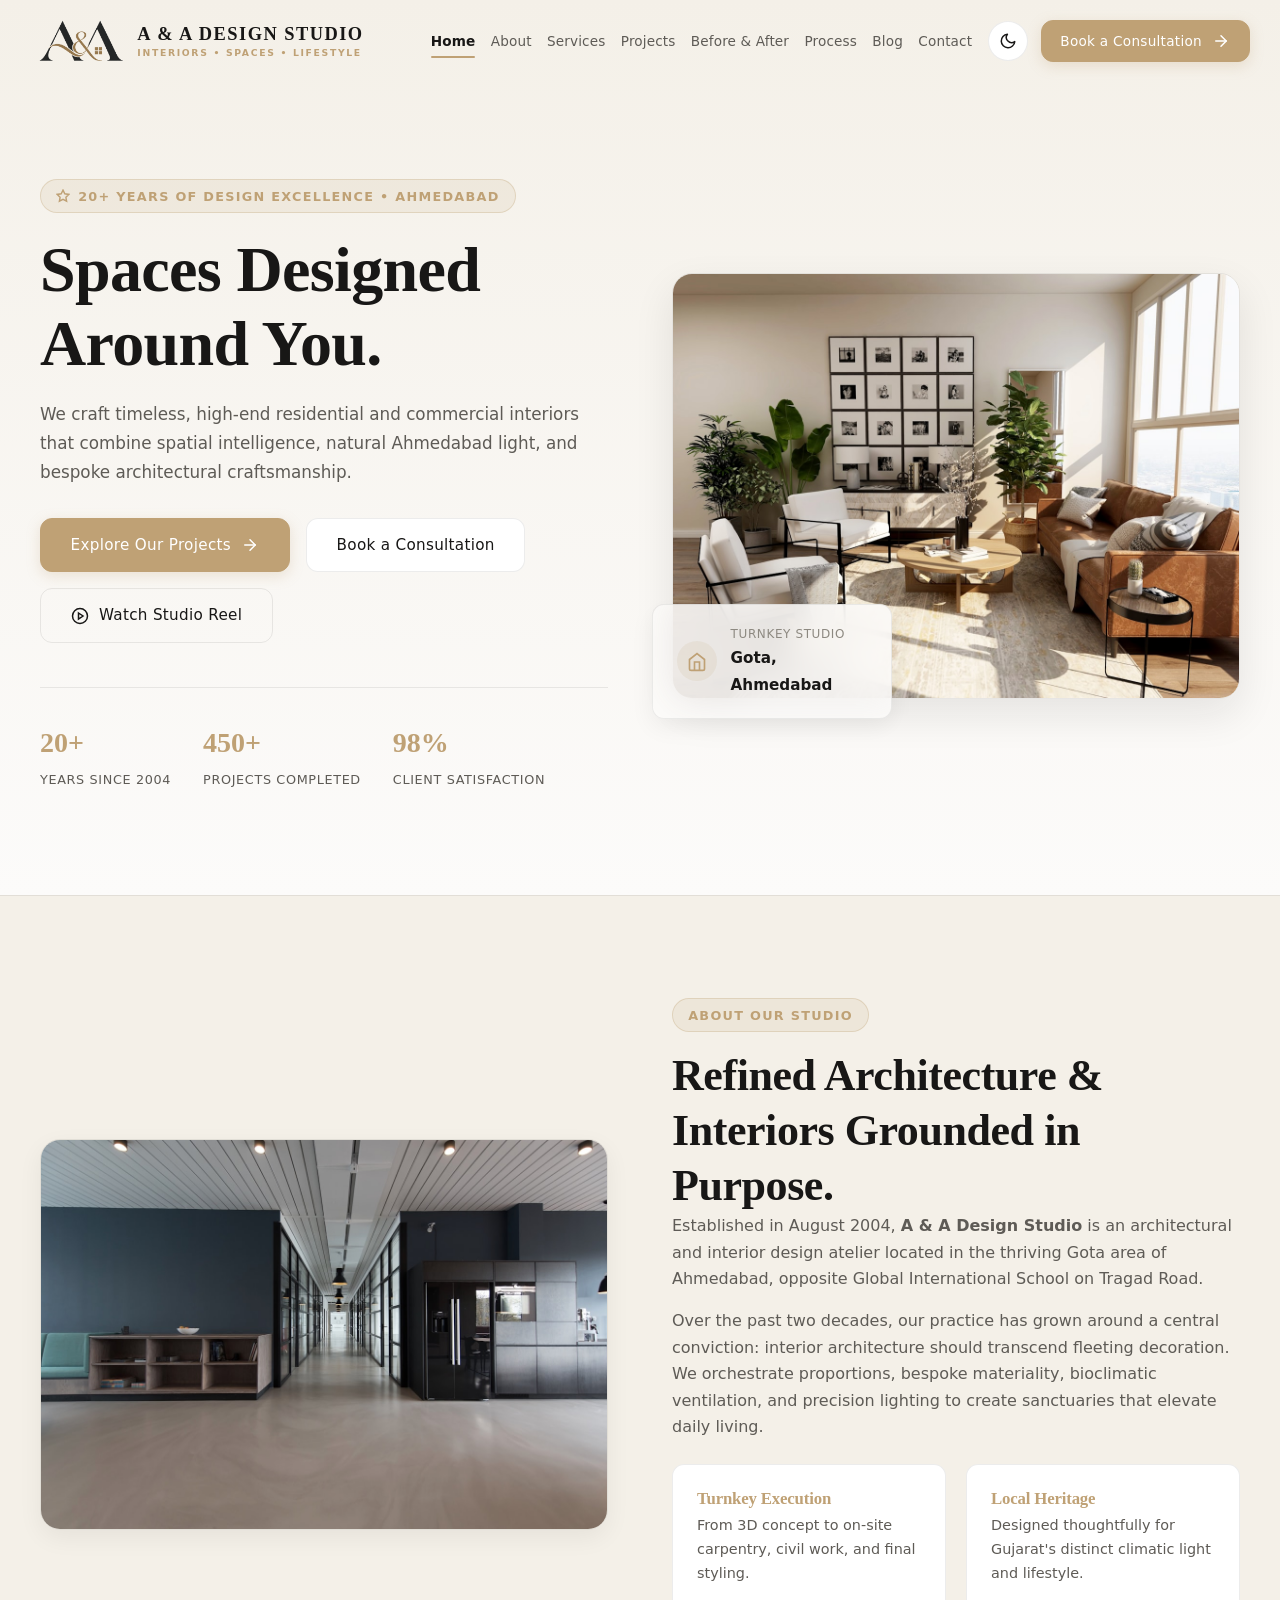
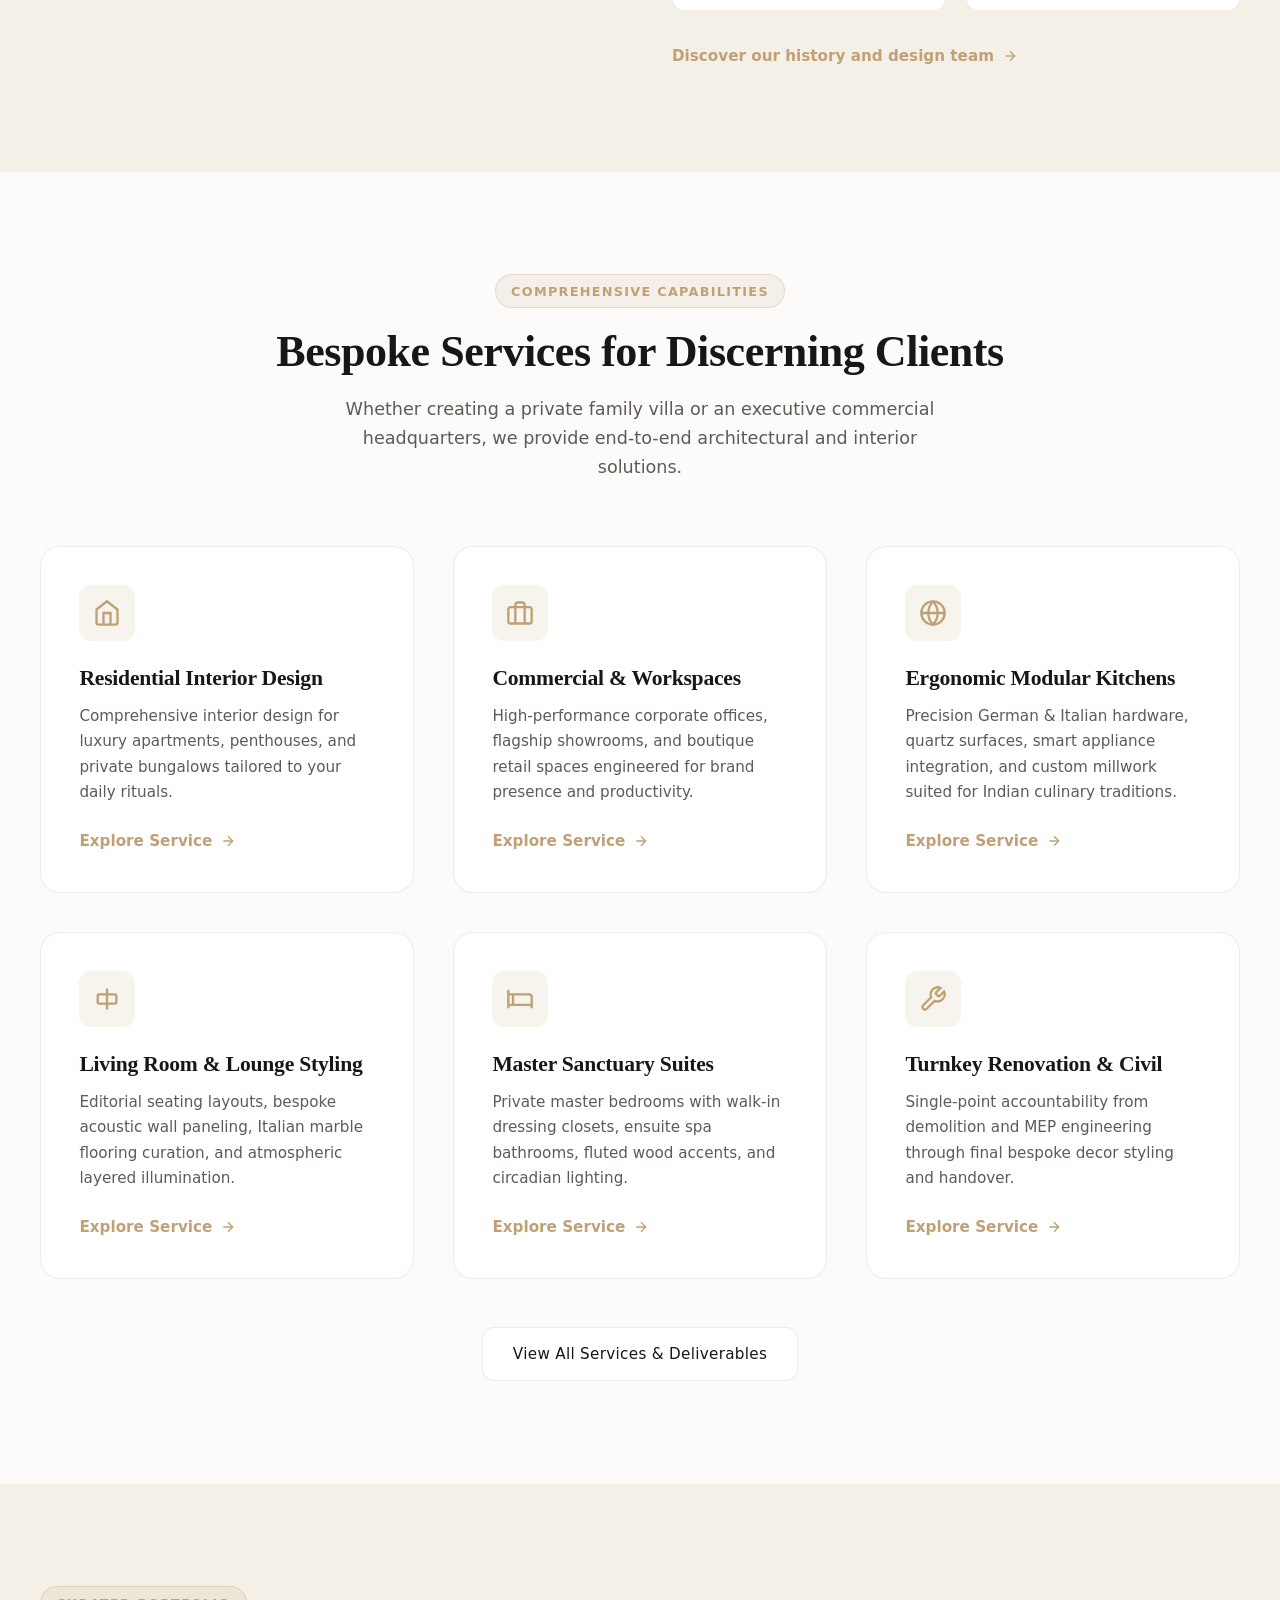
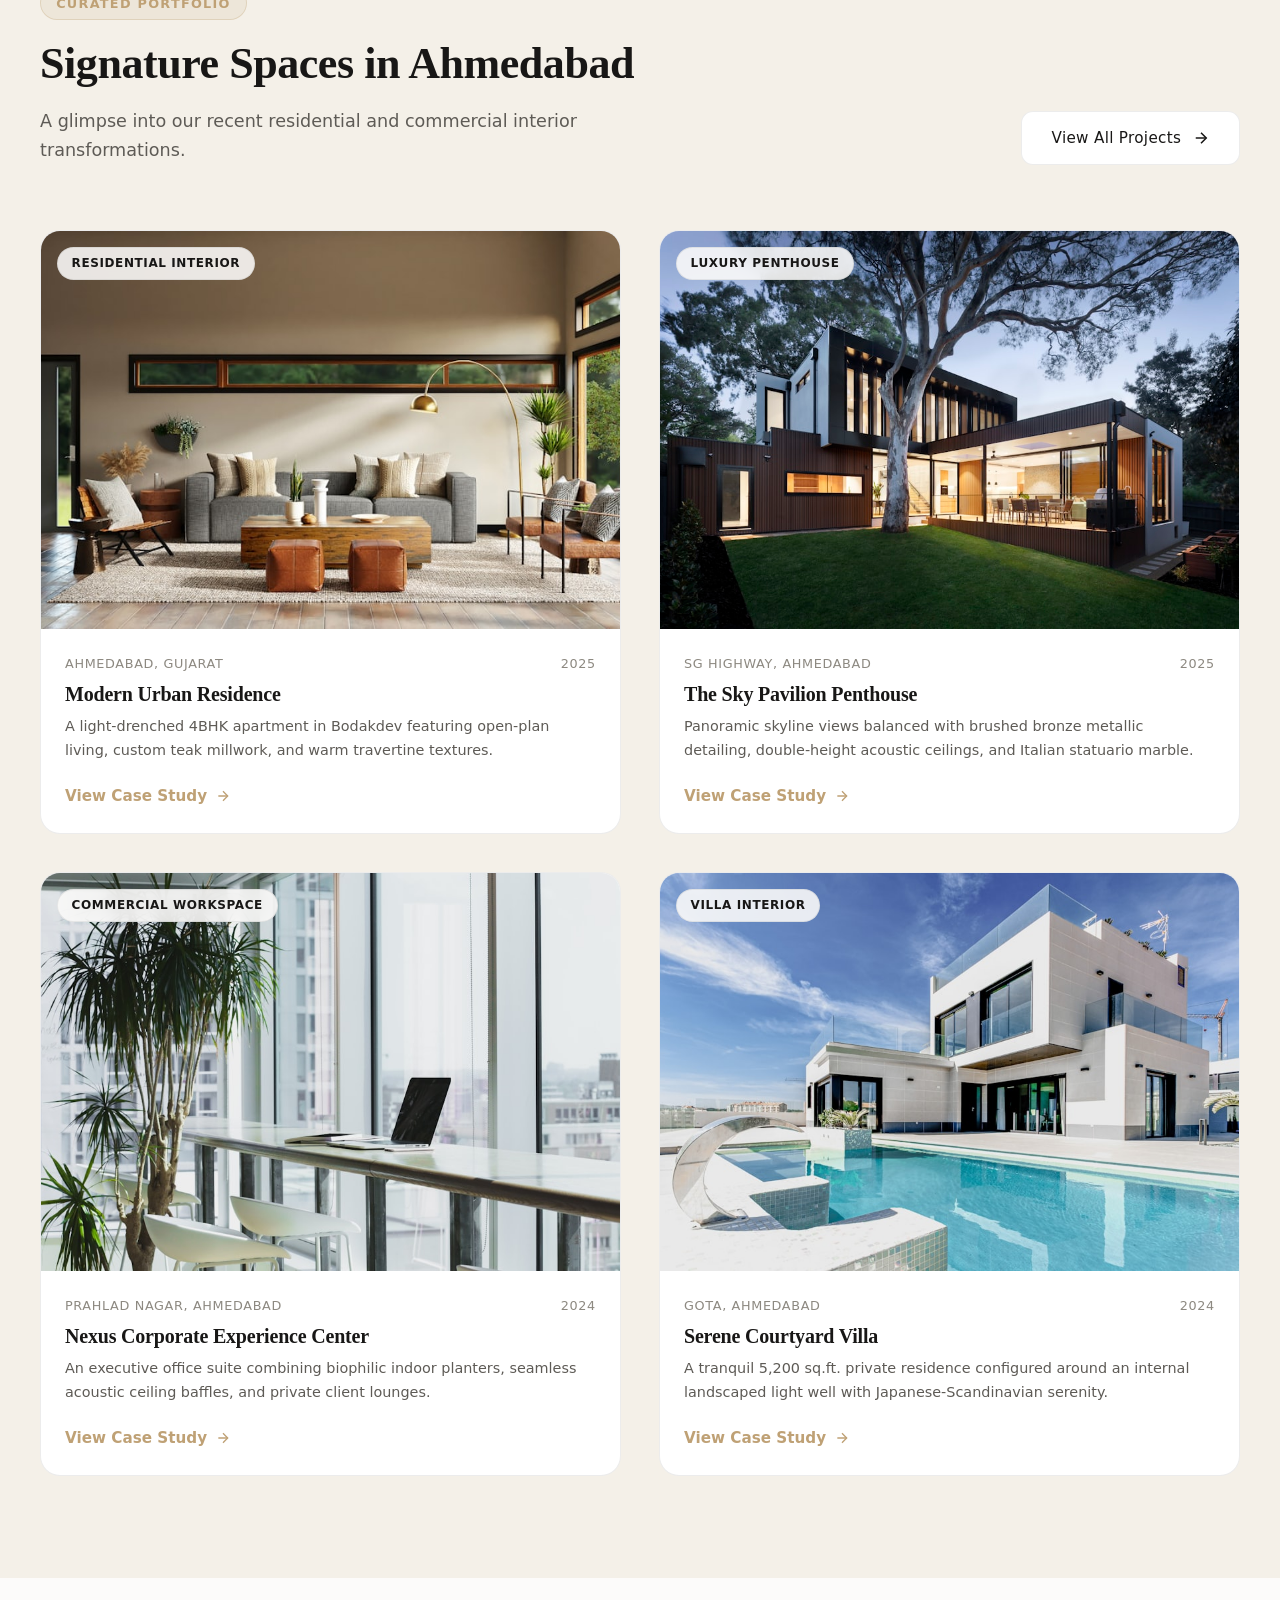
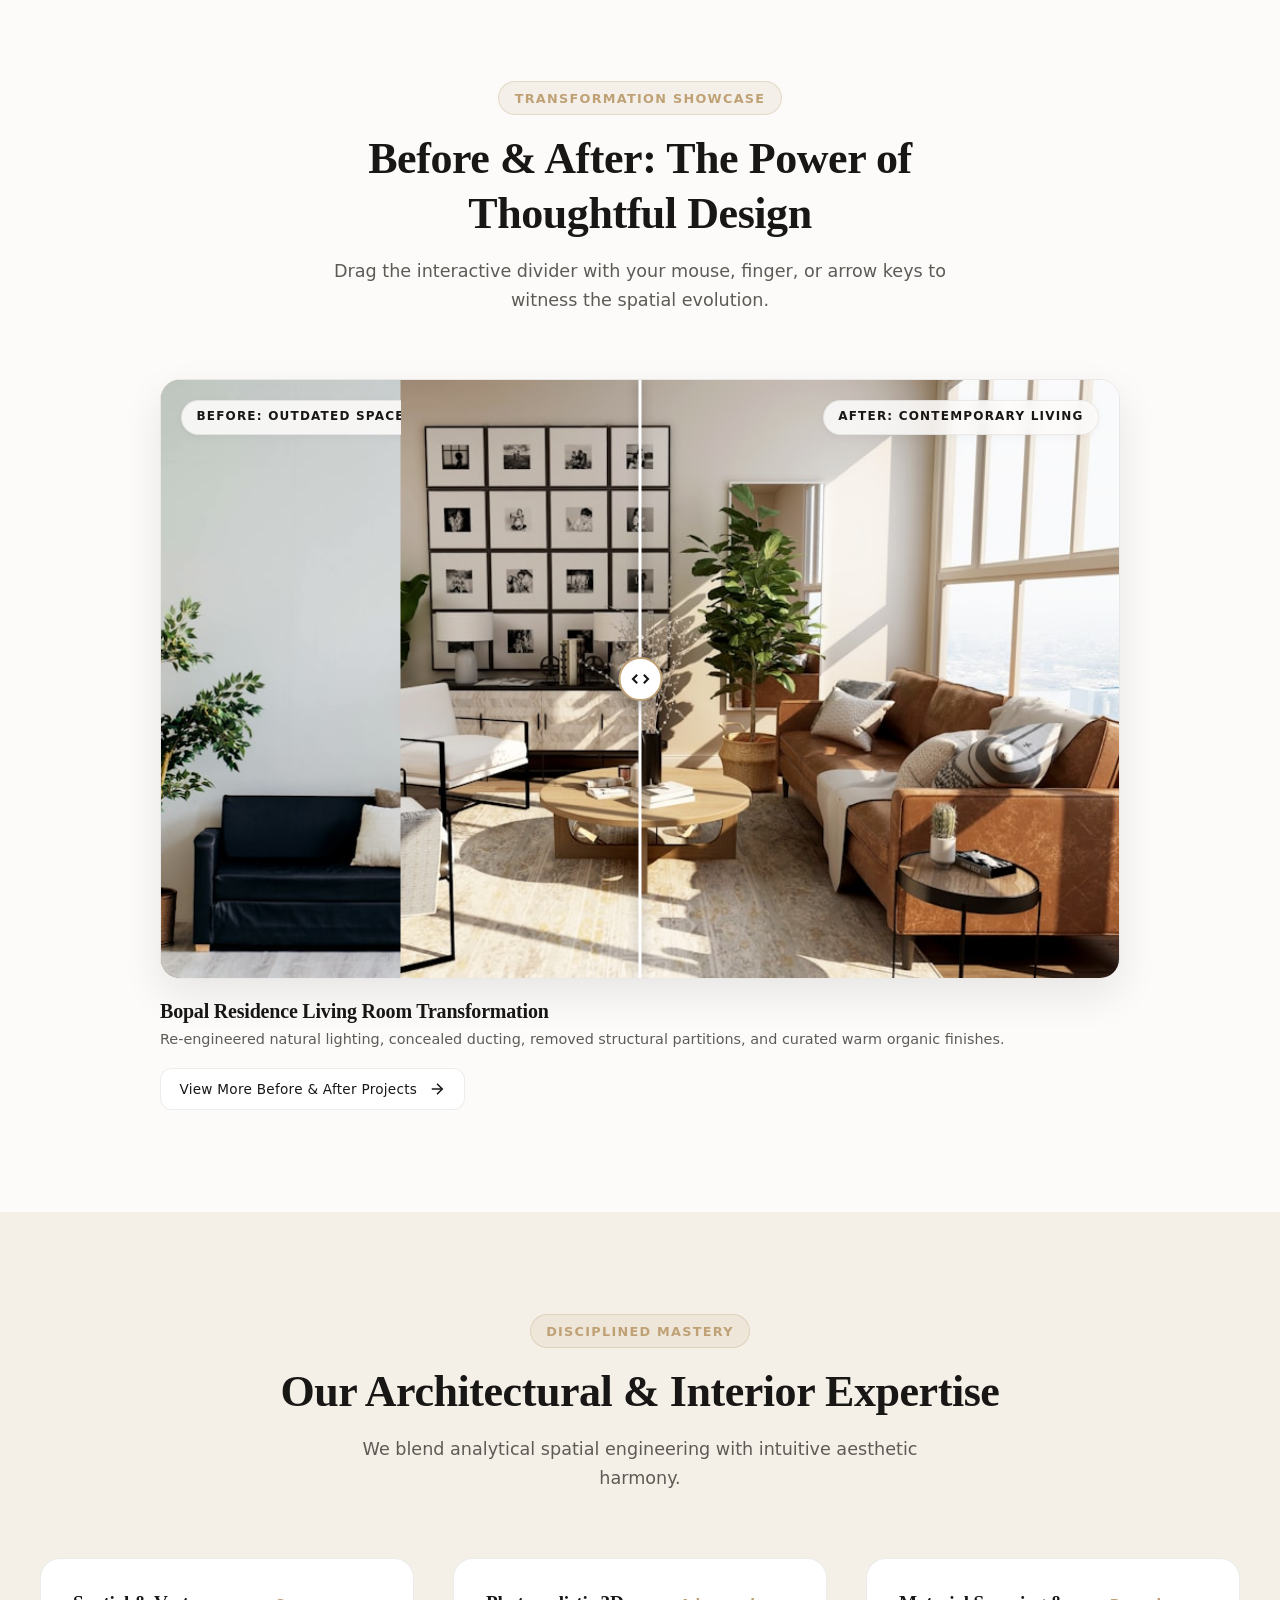
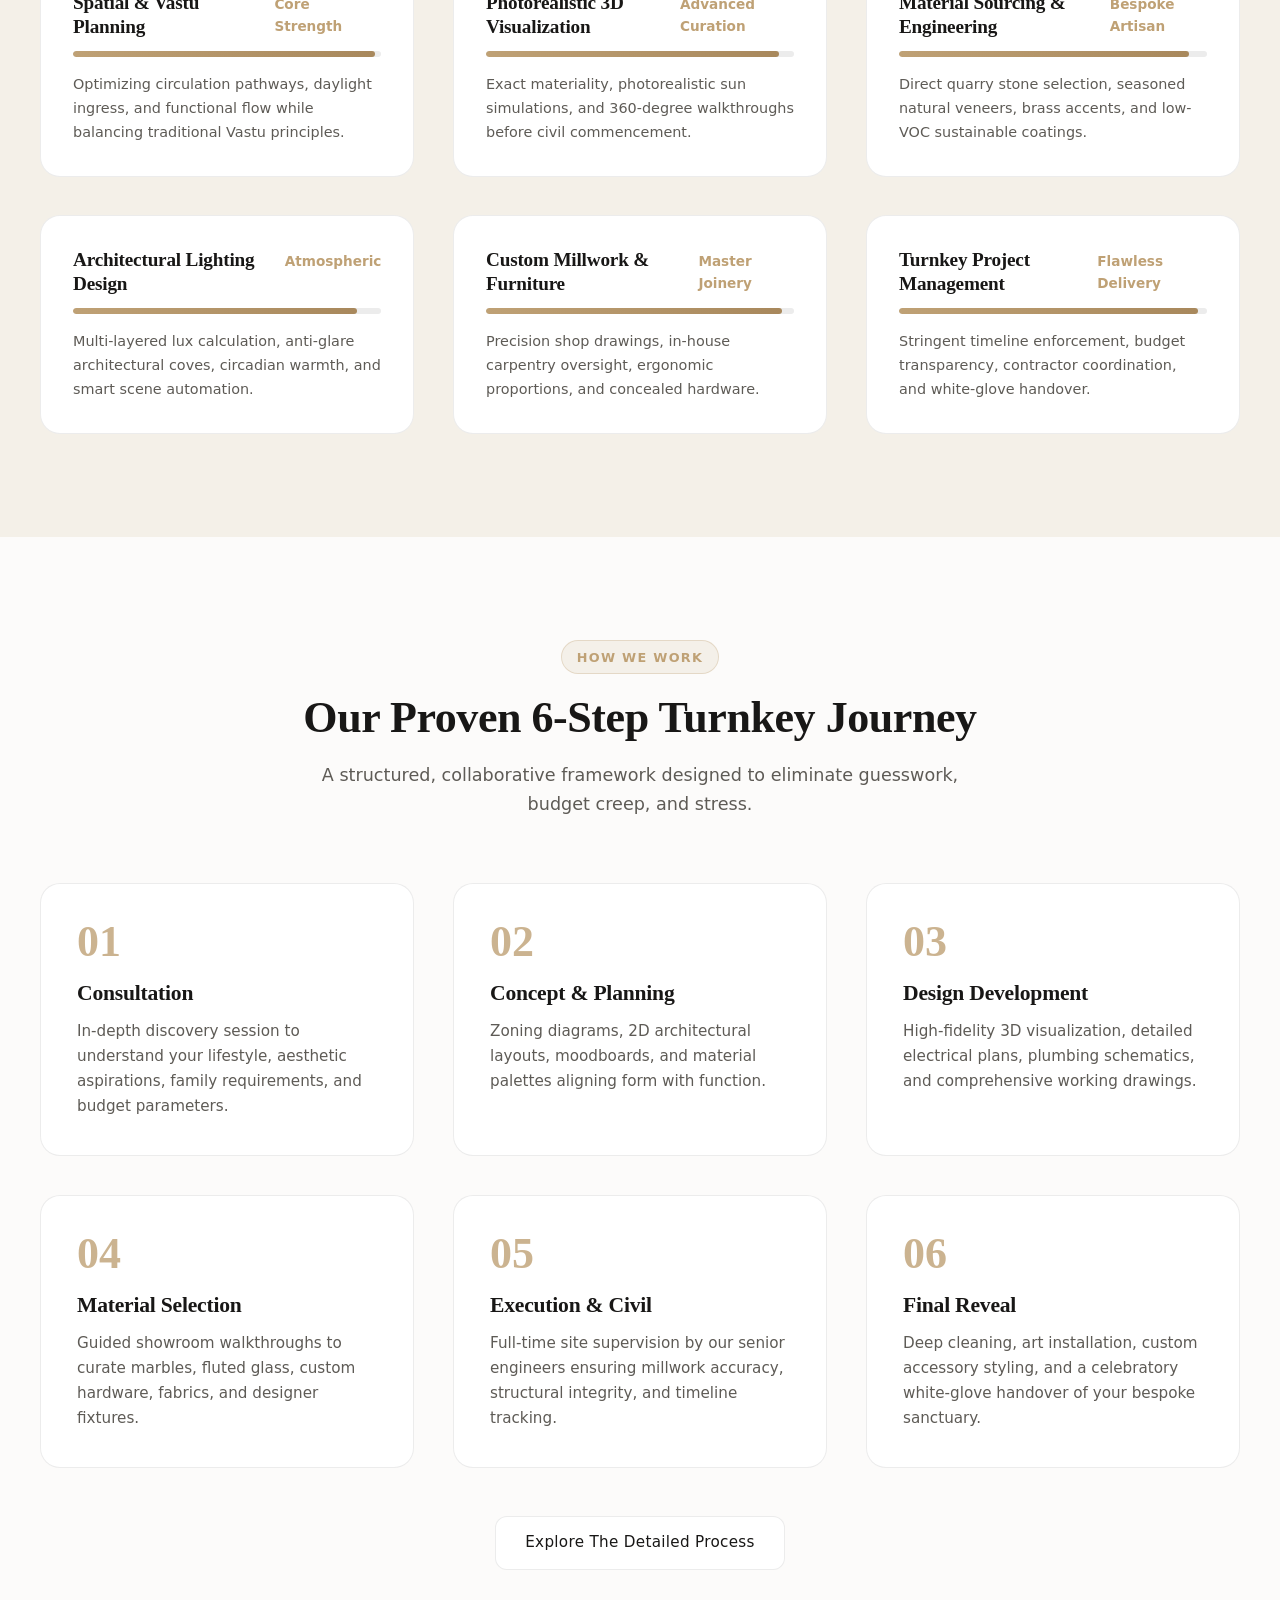
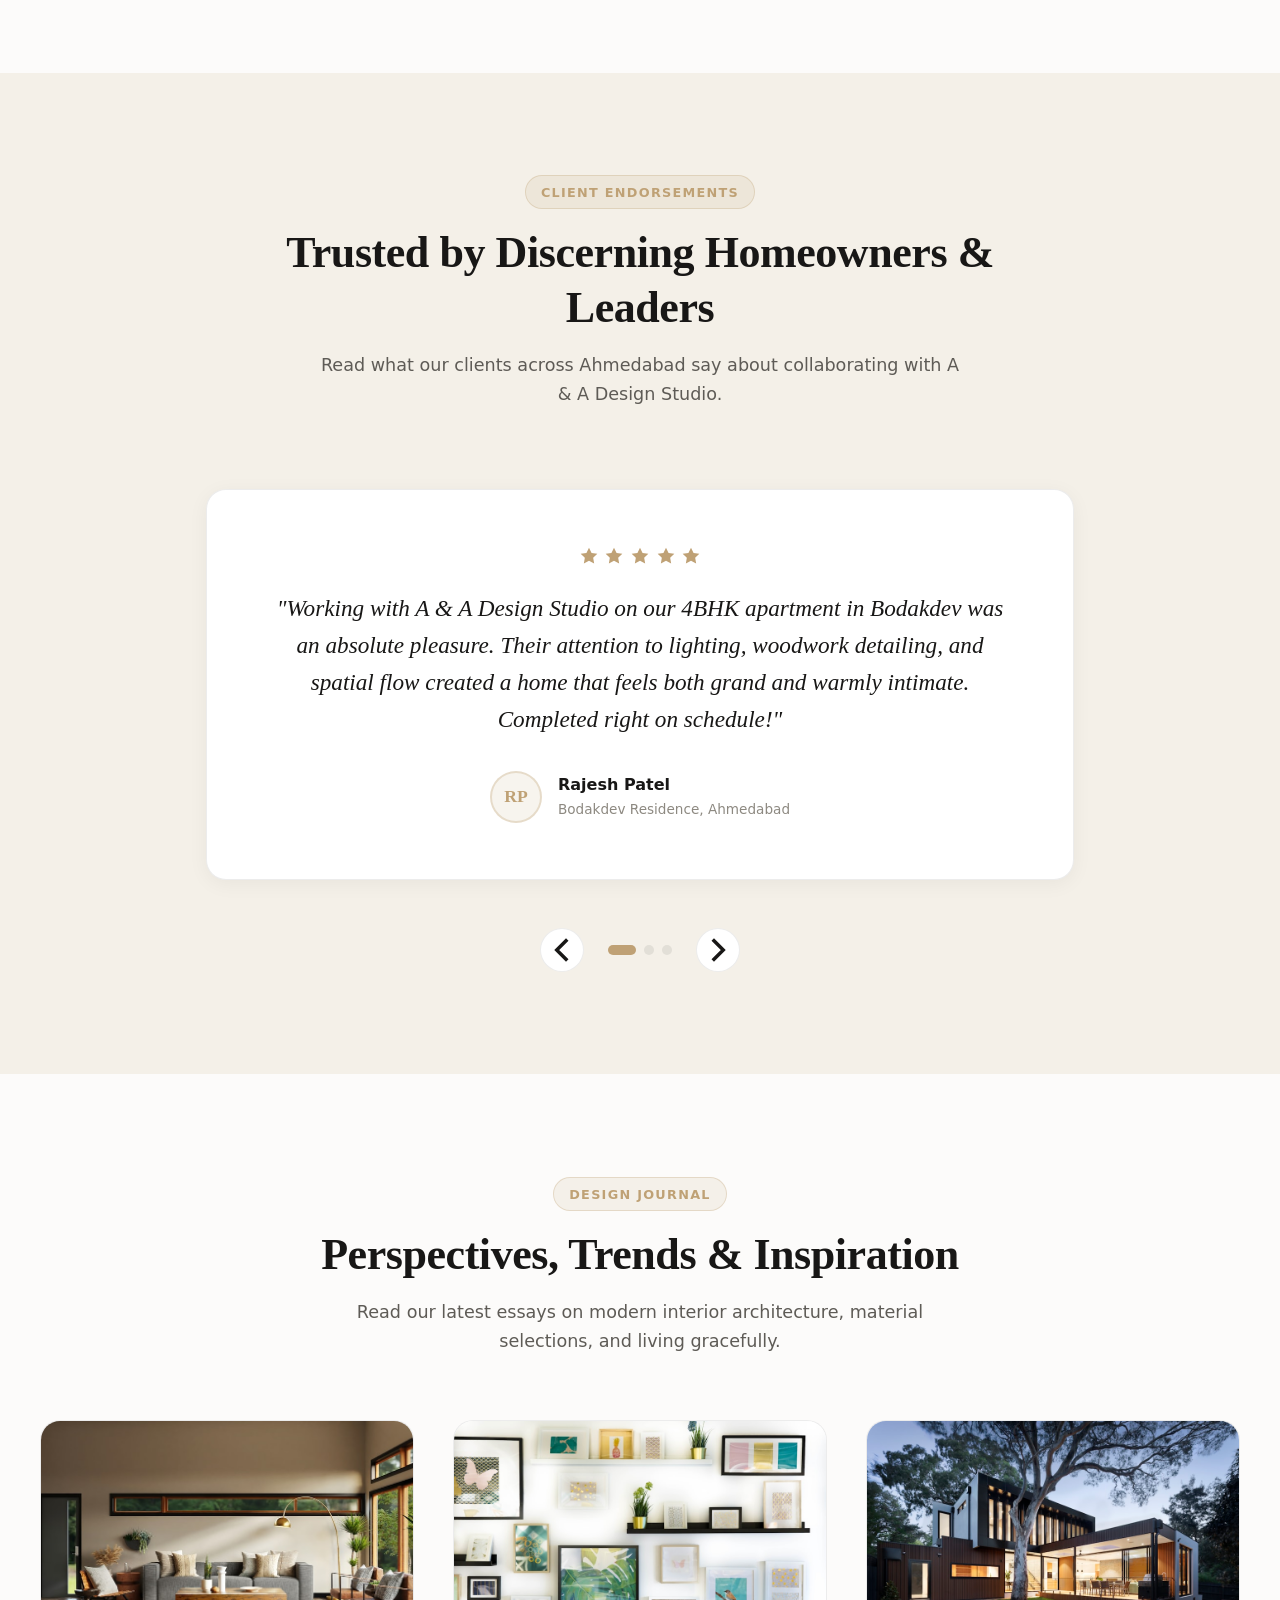
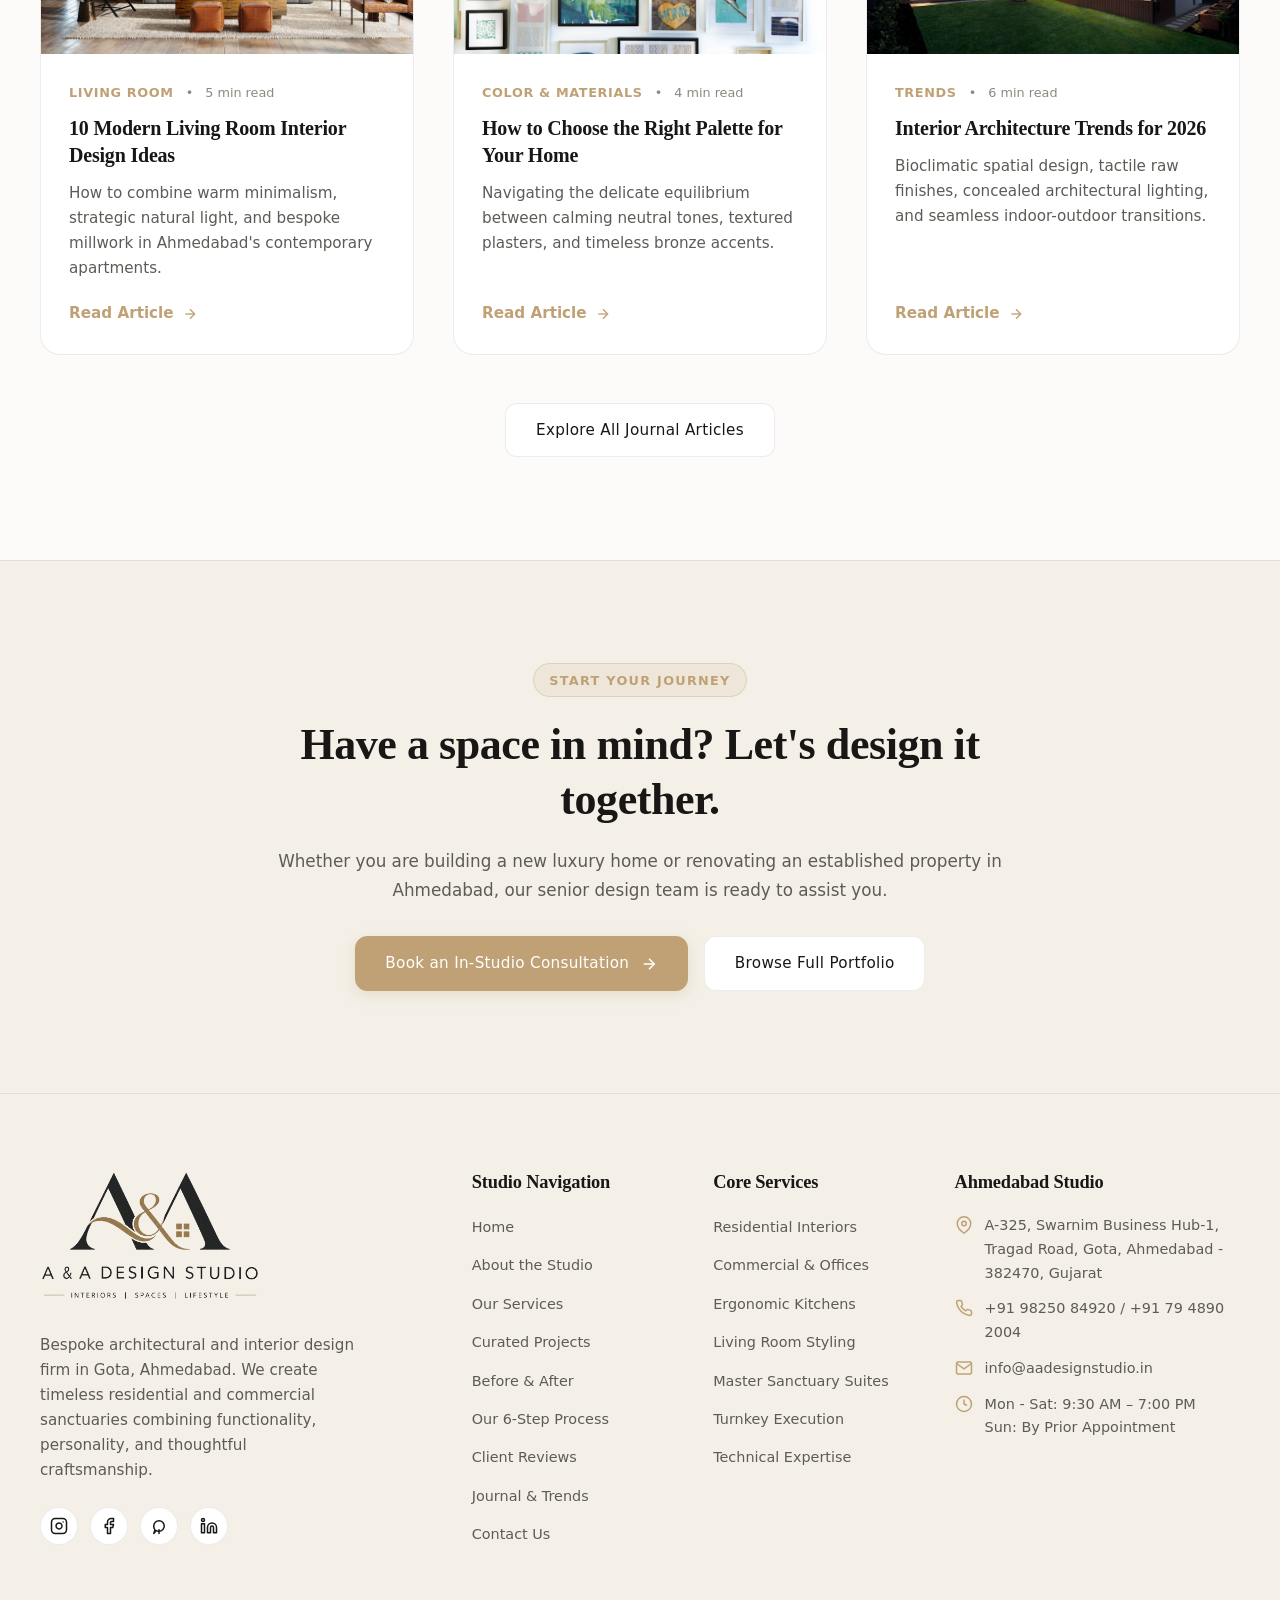
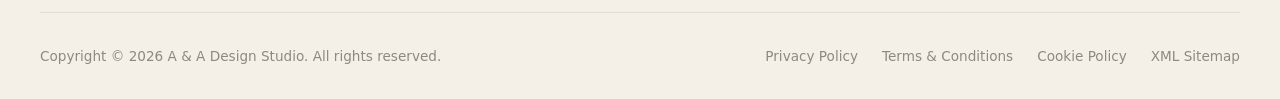
<file: index.html>
﻿<!DOCTYPE html>
<html lang="en" data-theme="light">
<head>
  <meta charset="UTF-8">
  <meta name="viewport" content="width=device-width, initial-scale=1.0">
  <meta http-equiv="X-UA-Compatible" content="ie=edge">
  
  <title>A & A Design Studio | Luxury Interior Designers & Architects in Ahmedabad</title>
  <meta name="description" content="A & A Design Studio is a premier architectural and interior design firm in Ahmedabad with 20+ years of excellence. Specializing in luxury residential villas, contemporary apartments, executive workspaces, and turnkey renovations.">
  <meta name="keywords" content="interior designer ahmedabad, luxury interior design, architectural studio ahmedabad, gota interior designer, turnkey home interiors, modular kitchen ahmedabad, residential architects">
  <link rel="canonical" href="https://www.aadesignstudio.in/">

  <!-- Open Graph / Social Sharing -->
  <meta property="og:type" content="website">
  <meta property="og:url" content="https://www.aadesignstudio.in/">
  <meta property="og:title" content="A & A Design Studio | Luxury Interior Designers & Architects in Ahmedabad">
  <meta property="og:description" content="Crafting timeless, bespoke interiors combining functional intelligence with understated luxury. 20+ years of design leadership in Ahmedabad.">
  <meta property="og:image" content="https://www.aadesignstudio.in/images/hero/hero-main.jpg">

  <!-- Twitter / X Card -->
  <meta name="twitter:card" content="summary_large_image">
  <meta name="twitter:title" content="A & A Design Studio | Luxury Interior Designers & Architects in Ahmedabad">
  <meta name="twitter:description" content="Premier architectural and interior design studio in Ahmedabad. Turnkey residential and commercial design.">
  <meta name="twitter:image" content="https://www.aadesignstudio.in/images/hero/hero-main.jpg">

  <!-- Favicon Monogram SVG -->
  <link rel="icon" type="image/png" href="images/logo/favicon.png">

  <!-- Stylesheets -->
  <link rel="stylesheet" href="css/style.css">
  <link rel="stylesheet" href="css/animations.css">
  <link rel="stylesheet" href="css/responsive.css">

  <!-- JSON-LD Local Business & Organization Schema -->
  <script type="application/ld+json">
  {
    "@context": "https://schema.org",
    "@type": ["LocalBusiness", "HomeAndConstructionBusiness"],
    "name": "A & A Design Studio",
    "image": "https://www.aadesignstudio.in/images/hero/hero-main.jpg",
    "description": "Architectural planning and turnkey luxury interior design firm founded in 2004 in Ahmedabad, Gujarat.",
    "@id": "https://www.aadesignstudio.in/#studio",
    "url": "https://www.aadesignstudio.in/",
    "telephone": "+91 98250 84920",
    "priceRange": "₹₹₹₹",
    "address": {
      "@type": "PostalAddress",
      "streetAddress": "A-325, Swarnim Business Hub-1, Near Godrej Garden Township, Opp. Global International School, Tragad Road, Gota",
      "addressLocality": "Ahmedabad",
      "addressRegion": "Gujarat",
      "postalCode": "382470",
      "addressCountry": "IN"
    },
    "geo": {
      "@type": "GeoCoordinates",
      "latitude": 23.1166,
      "longitude": 72.5482
    },
    "openingHoursSpecification": [
      {
        "@type": "OpeningHoursSpecification",
        "dayOfWeek": ["Monday", "Tuesday", "Wednesday", "Thursday", "Friday", "Saturday"],
        "opens": "09:30",
        "closes": "19:00"
      }
    ],
    "founder": {
      "@type": "Person",
      "name": "Nikunj Patel"
    },
    "foundingDate": "2004",
    "aggregateRating": {
      "@type": "AggregateRating",
      "ratingValue": "4.9",
      "reviewCount": "148"
    },
    "hasMap": "https://www.google.com/maps/search/?api=1&query=A+&+A+Design+Studio+Ahmedabad&query_place_id=ChIJR2Ig-aeDXjkRG6cWUj1yUOw"
  }
  </script>
</head>
<body>

  <!-- ==================== SITE HEADER ==================== -->
  <header class="site-header" id="site-header">
    <div class="container">
      <div class="nav-inner">
        <!-- Logo -->
        <a href="index.html" class="brand-logo" aria-label="A & A Design Studio Homepage">
          <div class="brand-logo-mark">
            <img src="images/logo/logo-mark-light.png" alt="A & A Design Studio" class="logo-img logo-img-light" width="82" height="42">
            <img src="images/logo/logo-mark-dark.png" alt="A & A Design Studio" class="logo-img logo-img-dark" width="82" height="42">
          </div>
          <div class="brand-text">
            <span class="brand-name">A &amp; A DESIGN STUDIO</span>
            <span class="brand-tagline">INTERIORS &bull; SPACES &bull; LIFESTYLE</span>
          </div>
        </a>

        <!-- Desktop Navigation Menu -->
        <nav class="nav-menu" aria-label="Primary Navigation">
          <a href="index.html" class="nav-link active">Home</a>
          <a href="about.html" class="nav-link">About</a>
          <a href="services.html" class="nav-link">Services</a>
          <a href="projects.html" class="nav-link">Projects</a>
          <a href="before-after.html" class="nav-link">Before &amp; After</a>
          <a href="process.html" class="nav-link">Process</a>
          <a href="blog.html" class="nav-link">Blog</a>
          <a href="contact.html" class="nav-link">Contact</a>
        </nav>

        <!-- Header Actions -->
        <div class="nav-actions">
          <button class="theme-toggle-btn" id="theme-toggle" aria-label="Toggle light and dark mode" title="Toggle theme">
            <!-- Icon dynamically inserted by theme.js -->
          </button>
          
          <a href="contact.html" class="btn btn-primary btn-sm">
            <span>Book a Consultation</span>
            <svg viewBox="0 0 24 24" fill="none" stroke="currentColor" stroke-width="2" stroke-linecap="round" stroke-linejoin="round"><line x1="5" y1="12" x2="19" y2="12"></line><polyline points="12 5 19 12 12 19"></polyline></svg>
          </a>

          <!-- Mobile Hamburger Toggle -->
          <button class="mobile-toggle-btn" id="mobile-menu-toggle" aria-label="Open mobile navigation menu" aria-expanded="false" aria-controls="mobile-drawer">
            <span></span>
            <span></span>
            <span></span>
          </button>
        </div>
      </div>
    </div>
  </header>

  <!-- Mobile Drawer Menu -->
  <div class="mobile-drawer-overlay" id="mobile-overlay"></div>
  <aside class="mobile-drawer" id="mobile-drawer" aria-label="Mobile Navigation Drawer">
    <div>
      <div class="mobile-drawer-brand">
        <a href="index.html" aria-label="A & A Design Studio Homepage">
          <img src="images/logo/logo-light.png" alt="A & A Design Studio" class="drawer-logo-img logo-img-light" width="180" height="106">
          <img src="images/logo/logo-dark.png" alt="A & A Design Studio" class="drawer-logo-img logo-img-dark" width="180" height="106">
        </a>
      </div>
      <nav class="mobile-nav-links">
        <a href="index.html" class="mobile-nav-link active">Home</a>
        <a href="about.html" class="mobile-nav-link">About the Studio</a>
        <a href="services.html" class="mobile-nav-link">Design Services</a>
        <a href="projects.html" class="mobile-nav-link">Featured Projects</a>
        <a href="before-after.html" class="mobile-nav-link">Before &amp; After</a>
        <a href="skills.html" class="mobile-nav-link">Skills &amp; Expertise</a>
        <a href="process.html" class="mobile-nav-link">Our 6-Step Process</a>
        <a href="testimonials.html" class="mobile-nav-link">Testimonials</a>
        <a href="blog.html" class="mobile-nav-link">Journal &amp; Trends</a>
        <a href="contact.html" class="mobile-nav-link">Contact &amp; Studio Map</a>
      </nav>
    </div>
    <div class="mobile-drawer-footer">
      <a href="contact.html" class="btn btn-primary" style="width: 100%;">
        <span>Schedule Consultation</span>
      </a>
      <p style="font-size: 0.8rem; color: var(--text-muted); text-align: center;">
        A-325, Swarnim Business Hub-1, Tragad Road, Gota, Ahmedabad
      </p>
    </div>
  </aside>

  <!-- ==================== MAIN CONTENT ==================== -->
  <main id="main-content">

    <!-- 1. HERO SECTION -->
    <section class="page-hero" style="padding-top: clamp(8.5rem, 14vw, 12rem); padding-bottom: clamp(4rem, 8vw, 6.5rem);">
      <div class="container">
        <div class="grid-2 hero-grid" style="align-items: center; gap: clamp(2rem, 5vw, 4.5rem);">
          <!-- Hero Text -->
          <div class="hero-content reveal">
            <div class="badge" style="margin-bottom: 1.25rem;">
              <svg width="14" height="14" viewBox="0 0 24 24" fill="none" stroke="currentColor" stroke-width="2.5"><polygon points="12 2 15.09 8.26 22 9.27 17 14.14 18.18 21.02 12 17.77 5.82 21.02 7 14.14 2 9.27 8.91 8.26 12 2"></polygon></svg>
              <span>20+ Years of Design Excellence &bull; Ahmedabad</span>
            </div>
            <h1 style="margin-bottom: 1.25rem;">Spaces Designed Around You.</h1>
            <p class="text-lead" style="margin-bottom: 2rem;">
              We craft timeless, high-end residential and commercial interiors that combine spatial intelligence, natural Ahmedabad light, and bespoke architectural craftsmanship.
            </p>
            <div class="hero-buttons" style="display: flex; gap: 1rem; flex-wrap: wrap;">
              <a href="projects.html" class="btn btn-primary">
                <span>Explore Our Projects</span>
                <svg viewBox="0 0 24 24" fill="none" stroke="currentColor" stroke-width="2" stroke-linecap="round" stroke-linejoin="round"><line x1="5" y1="12" x2="19" y2="12"></line><polyline points="12 5 19 12 12 19"></polyline></svg>
              </a>
              <a href="contact.html" class="btn btn-secondary">
                <span>Book a Consultation</span>
              </a>
              <a href="#" class="btn btn-outline" data-open-video aria-label="Watch studio architectural showcase video">
                <svg viewBox="0 0 24 24" fill="none" stroke="currentColor" stroke-width="2"><circle cx="12" cy="12" r="10"></circle><polygon points="10 8 16 12 10 16 10 8"></polygon></svg>
                <span>Watch Studio Reel</span>
              </a>
            </div>
            <!-- Trust Proof Highlights -->
            <div style="margin-top: 2.75rem; padding-top: 2rem; border-top: 1px solid var(--border-color); display: flex; gap: 2rem; flex-wrap: wrap;">
              <div>
                <strong style="font-size: 1.75rem; font-family: var(--font-heading); color: var(--accent); display: block;" data-counter-target="20" data-counter-suffix="+">20+</strong>
                <span style="font-size: 0.8rem; color: var(--text-secondary); text-transform: uppercase; letter-spacing: 0.05em;">Years Since 2004</span>
              </div>
              <div>
                <strong style="font-size: 1.75rem; font-family: var(--font-heading); color: var(--accent); display: block;" data-counter-target="450" data-counter-suffix="+">450+</strong>
                <span style="font-size: 0.8rem; color: var(--text-secondary); text-transform: uppercase; letter-spacing: 0.05em;">Projects Completed</span>
              </div>
              <div>
                <strong style="font-size: 1.75rem; font-family: var(--font-heading); color: var(--accent); display: block;" data-counter-target="98" data-counter-suffix="%">98%</strong>
                <span style="font-size: 0.8rem; color: var(--text-secondary); text-transform: uppercase; letter-spacing: 0.05em;">Client Satisfaction</span>
              </div>
            </div>
          </div>

          <!-- Hero Visual Composition -->
          <div class="hero-visual reveal-right delay-200" style="position: relative;">
            <div style="position: relative; border-radius: var(--radius-lg); overflow: hidden; box-shadow: var(--shadow-lg); border: 1px solid var(--border-color); aspect-ratio: 4 / 3;">
              <img 
                src="images/hero/hero-main.jpg" 
                alt="Contemporary luxury living room interior designed by A & A Design Studio in Ahmedabad" 
                width="1200" 
                height="900" 
                fetchpriority="high"
                style="width: 100%; height: 100%; object-fit: cover;">
            </div>

            <!-- Floating Studio Badge -->
            <div class="float-element" style="position: absolute; bottom: -20px; left: -20px; background: var(--glass-bg); backdrop-filter: blur(16px); padding: 1.25rem 1.5rem; border-radius: var(--radius-md); border: 1px solid var(--glass-border); box-shadow: var(--shadow-md); max-width: 240px; display: flex; align-items: center; gap: 0.85rem;">
              <div style="width: 40px; height: 40px; border-radius: var(--radius-full); background: var(--accent-light); color: var(--accent); display: flex; align-items: center; justify-content: center; flex-shrink: 0;">
                <svg width="20" height="20" viewBox="0 0 24 24" fill="none" stroke="currentColor" stroke-width="2"><path d="M3 9l9-7 9 7v11a2 2 0 0 1-2 2H5a2 2 0 0 1-2-2z"></path><polyline points="9 22 9 12 15 12 15 22"></polyline></svg>
              </div>
              <div>
                <span style="font-size: 0.75rem; text-transform: uppercase; letter-spacing: 0.05em; color: var(--text-muted); display: block;">Turnkey Studio</span>
                <span style="font-size: 0.95rem; font-weight: 600; color: var(--text-primary);">Gota, Ahmedabad</span>
              </div>
            </div>
          </div>
        </div>
      </div>
    </section>

    <!-- 2. STUDIO INTRODUCTION SECTION -->
    <section class="section-padding bg-secondary" id="studio-intro">
      <div class="container">
        <div class="grid-2 split-layout" style="align-items: center; gap: clamp(2rem, 5vw, 4.5rem);">
          <!-- Studio Images Grid -->
          <div class="reveal-left">
            <div style="position: relative; border-radius: var(--radius-lg); overflow: hidden; box-shadow: var(--shadow-md); border: 1px solid var(--border-color); aspect-ratio: 16 / 11;">
              <img 
                src="images/hero/hero-studio.jpg" 
                alt="A & A Design Studio architectural office workspace in Ahmedabad" 
                loading="lazy" 
                width="800" 
                height="550"
                style="width: 100%; height: 100%; object-fit: cover;">
            </div>
          </div>

          <!-- Studio Text -->
          <div class="reveal-right">
            <div class="badge" style="margin-bottom: 1rem;">About Our Studio</div>
            <h2>Refined Architecture &amp; Interiors Grounded in Purpose.</h2>
            <p>
              Established in August 2004, <strong>A &amp; A Design Studio</strong> is an architectural and interior design atelier located in the thriving Gota area of Ahmedabad, opposite Global International School on Tragad Road.
            </p>
            <p>
              Over the past two decades, our practice has grown around a central conviction: interior architecture should transcend fleeting decoration. We orchestrate proportions, bespoke materiality, bioclimatic ventilation, and precision lighting to create sanctuaries that elevate daily living.
            </p>
            <div style="margin-top: 1.5rem; display: grid; grid-template-columns: repeat(2, 1fr); gap: 1.25rem;">
              <div class="contact-info-card" style="margin-bottom: 0;">
                <div class="contact-info-text">
                  <h4 style="color: var(--accent);">Turnkey Execution</h4>
                  <p>From 3D concept to on-site carpentry, civil work, and final styling.</p>
                </div>
              </div>
              <div class="contact-info-card" style="margin-bottom: 0;">
                <div class="contact-info-text">
                  <h4 style="color: var(--accent);">Local Heritage</h4>
                  <p>Designed thoughtfully for Gujarat's distinct climatic light and lifestyle.</p>
                </div>
              </div>
            </div>
            <div style="margin-top: 2rem;">
              <a href="about.html" class="btn-text">
                <span>Discover our history and design team</span>
                <svg viewBox="0 0 24 24" fill="none" stroke="currentColor" stroke-width="2"><line x1="5" y1="12" x2="19" y2="12"></line><polyline points="12 5 19 12 12 19"></polyline></svg>
              </a>
            </div>
          </div>
        </div>
      </div>
    </section>

    <!-- 3. SERVICES SECTION -->
    <section class="section-padding" id="services">
      <div class="container">
        <div class="section-header text-center reveal">
          <div class="badge">Comprehensive Capabilities</div>
          <h2>Bespoke Services for Discerning Clients</h2>
          <p>Whether creating a private family villa or an executive commercial headquarters, we provide end-to-end architectural and interior solutions.</p>
        </div>

        <div class="grid-3">
          <!-- Service 1 -->
          <div class="card service-card reveal delay-100">
            <div class="service-icon">
              <svg viewBox="0 0 24 24" fill="none" stroke="currentColor" stroke-width="2"><path d="M3 9l9-7 9 7v11a2 2 0 0 1-2 2H5a2 2 0 0 1-2-2z"></path><polyline points="9 22 9 12 15 12 15 22"></polyline></svg>
            </div>
            <h3>Residential Interior Design</h3>
            <p>Comprehensive interior design for luxury apartments, penthouses, and private bungalows tailored to your daily rituals.</p>
            <a href="services.html#residential" class="btn-text">Explore Service <svg viewBox="0 0 24 24" fill="none" stroke="currentColor" stroke-width="2"><line x1="5" y1="12" x2="19" y2="12"></line><polyline points="12 5 19 12 12 19"></polyline></svg></a>
          </div>

          <!-- Service 2 -->
          <div class="card service-card reveal delay-200">
            <div class="service-icon">
              <svg viewBox="0 0 24 24" fill="none" stroke="currentColor" stroke-width="2"><rect x="2" y="7" width="20" height="14" rx="2" ry="2"></rect><path d="M16 21V5a2 2 0 0 0-2-2h-4a2 2 0 0 0-2 2v16"></path></svg>
            </div>
            <h3>Commercial &amp; Workspaces</h3>
            <p>High-performance corporate offices, flagship showrooms, and boutique retail spaces engineered for brand presence and productivity.</p>
            <a href="services.html#commercial" class="btn-text">Explore Service <svg viewBox="0 0 24 24" fill="none" stroke="currentColor" stroke-width="2"><line x1="5" y1="12" x2="19" y2="12"></line><polyline points="12 5 19 12 12 19"></polyline></svg></a>
          </div>

          <!-- Service 3 -->
          <div class="card service-card reveal delay-300">
            <div class="service-icon">
              <svg viewBox="0 0 24 24" fill="none" stroke="currentColor" stroke-width="2"><circle cx="12" cy="12" r="10"></circle><path d="M12 2a14.5 14.5 0 0 0 0 20 14.5 14.5 0 0 0 0-20"></path><line x1="2" y1="12" x2="22" y2="12"></line></svg>
            </div>
            <h3>Ergonomic Modular Kitchens</h3>
            <p>Precision German &amp; Italian hardware, quartz surfaces, smart appliance integration, and custom millwork suited for Indian culinary traditions.</p>
            <a href="services.html#kitchens" class="btn-text">Explore Service <svg viewBox="0 0 24 24" fill="none" stroke="currentColor" stroke-width="2"><line x1="5" y1="12" x2="19" y2="12"></line><polyline points="12 5 19 12 12 19"></polyline></svg></a>
          </div>

          <!-- Service 4 -->
          <div class="card service-card reveal delay-100">
            <div class="service-icon">
              <svg viewBox="0 0 24 24" fill="none" stroke="currentColor" stroke-width="2"><path d="M12 3v18"></path><rect x="4" y="8" width="16" height="8" rx="1"></rect></svg>
            </div>
            <h3>Living Room &amp; Lounge Styling</h3>
            <p>Editorial seating layouts, bespoke acoustic wall paneling, Italian marble flooring curation, and atmospheric layered illumination.</p>
            <a href="services.html#living-rooms" class="btn-text">Explore Service <svg viewBox="0 0 24 24" fill="none" stroke="currentColor" stroke-width="2"><line x1="5" y1="12" x2="19" y2="12"></line><polyline points="12 5 19 12 12 19"></polyline></svg></a>
          </div>

          <!-- Service 5 -->
          <div class="card service-card reveal delay-200">
            <div class="service-icon">
              <svg viewBox="0 0 24 24" fill="none" stroke="currentColor" stroke-width="2"><path d="M2 4v16"></path><path d="M2 8h18a2 2 0 0 1 2 2v10"></path><path d="M2 17h20"></path><path d="M6 8v9"></path></svg>
            </div>
            <h3>Master Sanctuary Suites</h3>
            <p>Private master bedrooms with walk-in dressing closets, ensuite spa bathrooms, fluted wood accents, and circadian lighting.</p>
            <a href="services.html#bedrooms" class="btn-text">Explore Service <svg viewBox="0 0 24 24" fill="none" stroke="currentColor" stroke-width="2"><line x1="5" y1="12" x2="19" y2="12"></line><polyline points="12 5 19 12 12 19"></polyline></svg></a>
          </div>

          <!-- Service 6 -->
          <div class="card service-card reveal delay-300">
            <div class="service-icon">
              <svg viewBox="0 0 24 24" fill="none" stroke="currentColor" stroke-width="2"><path d="M14.7 6.3a1 1 0 0 0 0 1.4l1.6 1.6a1 1 0 0 0 1.4 0l3.77-3.77a6 6 0 0 1-7.94 7.94l-6.91 6.91a2.12 2.12 0 0 1-3-3l6.91-6.91a6 6 0 0 1 7.94-7.94l-3.76 3.76z"></path></svg>
            </div>
            <h3>Turnkey Renovation &amp; Civil</h3>
            <p>Single-point accountability from demolition and MEP engineering through final bespoke decor styling and handover.</p>
            <a href="services.html#turnkey" class="btn-text">Explore Service <svg viewBox="0 0 24 24" fill="none" stroke="currentColor" stroke-width="2"><line x1="5" y1="12" x2="19" y2="12"></line><polyline points="12 5 19 12 12 19"></polyline></svg></a>
          </div>
        </div>

        <div style="text-align: center; margin-top: 3rem;">
          <a href="services.html" class="btn btn-secondary">
            <span>View All Services &amp; Deliverables</span>
          </a>
        </div>
      </div>
    </section>

    <!-- 4. FEATURED PROJECTS SECTION -->
    <section class="section-padding bg-secondary" id="projects">
      <div class="container">
        <div class="section-header" style="display: flex; justify-content: space-between; align-items: flex-end; flex-wrap: wrap; gap: 1.5rem;">
          <div class="reveal">
            <div class="badge">Curated Portfolio</div>
            <h2>Signature Spaces in Ahmedabad</h2>
            <p>A glimpse into our recent residential and commercial interior transformations.</p>
          </div>
          <div class="reveal">
            <a href="projects.html" class="btn btn-secondary">
              <span>View All Projects</span>
              <svg viewBox="0 0 24 24" fill="none" stroke="currentColor" stroke-width="2"><line x1="5" y1="12" x2="19" y2="12"></line><polyline points="12 5 19 12 12 19"></polyline></svg>
            </a>
          </div>
        </div>

        <div class="grid-2">
          <!-- Project 1 -->
          <article class="project-card reveal delay-100">
            <div class="project-card-image-wrap">
              <span class="project-card-badge">Residential Interior</span>
              <img 
                src="images/projects/project-1.jpg" 
                alt="Modern Urban Residence interior in Ahmedabad" 
                loading="lazy" 
                width="800" 
                height="550"
                class="project-card-image">
            </div>
            <div class="project-card-content">
              <div class="project-card-meta">
                <span>Ahmedabad, Gujarat</span>
                <span>2025</span>
              </div>
              <h3>Modern Urban Residence</h3>
              <p>A light-drenched 4BHK apartment in Bodakdev featuring open-plan living, custom teak millwork, and warm travertine textures.</p>
              <a href="project-details.html" class="btn-text">
                <span>View Case Study</span>
                <svg viewBox="0 0 24 24" fill="none" stroke="currentColor" stroke-width="2"><line x1="5" y1="12" x2="19" y2="12"></line><polyline points="12 5 19 12 12 19"></polyline></svg>
              </a>
            </div>
          </article>

          <!-- Project 2 -->
          <article class="project-card reveal delay-200">
            <div class="project-card-image-wrap">
              <span class="project-card-badge">Luxury Penthouse</span>
              <img 
                src="images/projects/project-2.jpg" 
                alt="The Sky Pavilion Penthouse on SG Highway Ahmedabad" 
                loading="lazy" 
                width="800" 
                height="550"
                class="project-card-image">
            </div>
            <div class="project-card-content">
              <div class="project-card-meta">
                <span>SG Highway, Ahmedabad</span>
                <span>2025</span>
              </div>
              <h3>The Sky Pavilion Penthouse</h3>
              <p>Panoramic skyline views balanced with brushed bronze metallic detailing, double-height acoustic ceilings, and Italian statuario marble.</p>
              <a href="project-details.html" class="btn-text">
                <span>View Case Study</span>
                <svg viewBox="0 0 24 24" fill="none" stroke="currentColor" stroke-width="2"><line x1="5" y1="12" x2="19" y2="12"></line><polyline points="12 5 19 12 12 19"></polyline></svg>
              </a>
            </div>
          </article>

          <!-- Project 3 -->
          <article class="project-card reveal delay-100">
            <div class="project-card-image-wrap">
              <span class="project-card-badge">Commercial Workspace</span>
              <img 
                src="images/projects/project-3.jpg" 
                alt="Nexus Corporate Headquarters Executive Suite in Ahmedabad" 
                loading="lazy" 
                width="800" 
                height="550"
                class="project-card-image">
            </div>
            <div class="project-card-content">
              <div class="project-card-meta">
                <span>Prahlad Nagar, Ahmedabad</span>
                <span>2024</span>
              </div>
              <h3>Nexus Corporate Experience Center</h3>
              <p>An executive office suite combining biophilic indoor planters, seamless acoustic ceiling baffles, and private client lounges.</p>
              <a href="project-details.html" class="btn-text">
                <span>View Case Study</span>
                <svg viewBox="0 0 24 24" fill="none" stroke="currentColor" stroke-width="2"><line x1="5" y1="12" x2="19" y2="12"></line><polyline points="12 5 19 12 12 19"></polyline></svg>
              </a>
            </div>
          </article>

          <!-- Project 4 -->
          <article class="project-card reveal delay-200">
            <div class="project-card-image-wrap">
              <span class="project-card-badge">Villa Interior</span>
              <img 
                src="images/projects/project-4.jpg" 
                alt="Courtyard Villa Interior in Tragad Gota Ahmedabad" 
                loading="lazy" 
                width="800" 
                height="550"
                class="project-card-image">
            </div>
            <div class="project-card-content">
              <div class="project-card-meta">
                <span>Gota, Ahmedabad</span>
                <span>2024</span>
              </div>
              <h3>Serene Courtyard Villa</h3>
              <p>A tranquil 5,200 sq.ft. private residence configured around an internal landscaped light well with Japanese-Scandinavian serenity.</p>
              <a href="project-details.html" class="btn-text">
                <span>View Case Study</span>
                <svg viewBox="0 0 24 24" fill="none" stroke="currentColor" stroke-width="2"><line x1="5" y1="12" x2="19" y2="12"></line><polyline points="12 5 19 12 12 19"></polyline></svg>
              </a>
            </div>
          </article>
        </div>
      </div>
    </section>

    <!-- 5. BEFORE & AFTER COMPARISON SLIDER SECTION -->
    <section class="section-padding" id="before-after">
      <div class="container">
        <div class="section-header text-center reveal">
          <div class="badge">Transformation Showcase</div>
          <h2>Before &amp; After: The Power of Thoughtful Design</h2>
          <p>Drag the interactive divider with your mouse, finger, or arrow keys to witness the spatial evolution.</p>
        </div>

        <div class="ba-slider-component reveal">
          <div class="ba-slider-container" id="home-ba-slider" role="region" aria-label="Before and after living room comparison">
            <!-- After Image -->
            <div class="ba-image-wrapper ba-after-wrapper">
              <img 
                src="images/before-after/living-after.jpg" 
                alt="After: Modern, warm, contemporary living room with bespoke furniture and layered lighting" 
                loading="lazy"
                width="960" 
                height="600">
              <span class="ba-label ba-label-after">AFTER: Contemporary Living</span>
            </div>

            <!-- Before Image (Clipped) -->
            <div class="ba-image-wrapper ba-before-wrapper">
              <img 
                src="images/before-after/living-before.jpg" 
                alt="Before: Outdated, poorly lit living room with cluttered layout" 
                loading="lazy"
                width="960" 
                height="600">
              <span class="ba-label ba-label-before">BEFORE: Outdated Space</span>
            </div>

            <!-- Draggable Divider -->
            <div class="ba-handle-line">
              <div class="ba-handle-btn" aria-hidden="true">
                <svg viewBox="0 0 24 24" fill="none" stroke="currentColor" stroke-width="2.5"><polyline points="8 7 3 12 8 17"></polyline><polyline points="16 7 21 12 16 17"></polyline></svg>
              </div>
            </div>

            <!-- Accessible Keyboard Range Input -->
            <input 
              type="range" 
              min="0" 
              max="100" 
              value="50" 
              class="ba-range-input" 
              aria-label="Before and after comparison position"
              aria-valuemin="0" 
              aria-valuemax="100" 
              aria-valuenow="50">
          </div>

          <div class="ba-slider-info">
            <div class="ba-slider-meta">
              <h3>Bopal Residence Living Room Transformation</h3>
              <p>Re-engineered natural lighting, concealed ducting, removed structural partitions, and curated warm organic finishes.</p>
            </div>
            <a href="before-after.html" class="btn btn-secondary btn-sm">
              <span>View More Before &amp; After Projects</span>
              <svg viewBox="0 0 24 24" fill="none" stroke="currentColor" stroke-width="2"><line x1="5" y1="12" x2="19" y2="12"></line><polyline points="12 5 19 12 12 19"></polyline></svg>
            </a>
          </div>
        </div>
      </div>
    </section>

    <!-- 6. SKILLS & EXPERTISE SECTION -->
    <section class="section-padding bg-secondary" id="skills">
      <div class="container">
        <div class="section-header text-center reveal">
          <div class="badge">Disciplined Mastery</div>
          <h2>Our Architectural &amp; Interior Expertise</h2>
          <p>We blend analytical spatial engineering with intuitive aesthetic harmony.</p>
        </div>

        <div class="grid-3">
          <!-- Skill 1 -->
          <div class="skill-card reveal delay-100">
            <div class="skill-header">
              <h3>Spatial &amp; Vastu Planning</h3>
              <span class="skill-level">Core Strength</span>
            </div>
            <div class="skill-bar-wrap">
              <div class="skill-bar-fill" data-level="98%"></div>
            </div>
            <p>Optimizing circulation pathways, daylight ingress, and functional flow while balancing traditional Vastu principles.</p>
          </div>

          <!-- Skill 2 -->
          <div class="skill-card reveal delay-200">
            <div class="skill-header">
              <h3>Photorealistic 3D Visualization</h3>
              <span class="skill-level">Advanced Curation</span>
            </div>
            <div class="skill-bar-wrap">
              <div class="skill-bar-fill" data-level="95%"></div>
            </div>
            <p>Exact materiality, photorealistic sun simulations, and 360-degree walkthroughs before civil commencement.</p>
          </div>

          <!-- Skill 3 -->
          <div class="skill-card reveal delay-300">
            <div class="skill-header">
              <h3>Material Sourcing &amp; Engineering</h3>
              <span class="skill-level">Bespoke Artisan</span>
            </div>
            <div class="skill-bar-wrap">
              <div class="skill-bar-fill" data-level="94%"></div>
            </div>
            <p>Direct quarry stone selection, seasoned natural veneers, brass accents, and low-VOC sustainable coatings.</p>
          </div>

          <!-- Skill 4 -->
          <div class="skill-card reveal delay-100">
            <div class="skill-header">
              <h3>Architectural Lighting Design</h3>
              <span class="skill-level">Atmospheric</span>
            </div>
            <div class="skill-bar-wrap">
              <div class="skill-bar-fill" data-level="92%"></div>
            </div>
            <p>Multi-layered lux calculation, anti-glare architectural coves, circadian warmth, and smart scene automation.</p>
          </div>

          <!-- Skill 5 -->
          <div class="skill-card reveal delay-200">
            <div class="skill-header">
              <h3>Custom Millwork &amp; Furniture</h3>
              <span class="skill-level">Master Joinery</span>
            </div>
            <div class="skill-bar-wrap">
              <div class="skill-bar-fill" data-level="96%"></div>
            </div>
            <p>Precision shop drawings, in-house carpentry oversight, ergonomic proportions, and concealed hardware.</p>
          </div>

          <!-- Skill 6 -->
          <div class="skill-card reveal delay-300">
            <div class="skill-header">
              <h3>Turnkey Project Management</h3>
              <span class="skill-level">Flawless Delivery</span>
            </div>
            <div class="skill-bar-wrap">
              <div class="skill-bar-fill" data-level="97%"></div>
            </div>
            <p>Stringent timeline enforcement, budget transparency, contractor coordination, and white-glove handover.</p>
          </div>
        </div>
      </div>
    </section>

    <!-- 7. DESIGN PROCESS SECTION -->
    <section class="section-padding" id="process">
      <div class="container">
        <div class="section-header text-center reveal">
          <div class="badge">How We Work</div>
          <h2>Our Proven 6-Step Turnkey Journey</h2>
          <p>A structured, collaborative framework designed to eliminate guesswork, budget creep, and stress.</p>
        </div>

        <div class="process-timeline">
          <!-- Step 1 -->
          <div class="process-step reveal delay-100">
            <div class="step-number">01</div>
            <h3>Consultation</h3>
            <p>In-depth discovery session to understand your lifestyle, aesthetic aspirations, family requirements, and budget parameters.</p>
          </div>

          <!-- Step 2 -->
          <div class="process-step reveal delay-200">
            <div class="step-number">02</div>
            <h3>Concept &amp; Planning</h3>
            <p>Zoning diagrams, 2D architectural layouts, moodboards, and material palettes aligning form with function.</p>
          </div>

          <!-- Step 3 -->
          <div class="process-step reveal delay-300">
            <div class="step-number">03</div>
            <h3>Design Development</h3>
            <p>High-fidelity 3D visualization, detailed electrical plans, plumbing schematics, and comprehensive working drawings.</p>
          </div>

          <!-- Step 4 -->
          <div class="process-step reveal delay-100">
            <div class="step-number">04</div>
            <h3>Material Selection</h3>
            <p>Guided showroom walkthroughs to curate marbles, fluted glass, custom hardware, fabrics, and designer fixtures.</p>
          </div>

          <!-- Step 5 -->
          <div class="process-step reveal delay-200">
            <div class="step-number">05</div>
            <h3>Execution &amp; Civil</h3>
            <p>Full-time site supervision by our senior engineers ensuring millwork accuracy, structural integrity, and timeline tracking.</p>
          </div>

          <!-- Step 6 -->
          <div class="process-step reveal delay-300">
            <div class="step-number">06</div>
            <h3>Final Reveal</h3>
            <p>Deep cleaning, art installation, custom accessory styling, and a celebratory white-glove handover of your bespoke sanctuary.</p>
          </div>
        </div>

        <div style="text-align: center; margin-top: 3rem;">
          <a href="process.html" class="btn btn-secondary">
            <span>Explore The Detailed Process</span>
          </a>
        </div>
      </div>
    </section>

    <!-- 8. TESTIMONIALS CAROUSEL SECTION -->
    <section class="section-padding bg-secondary" id="testimonials">
      <div class="container">
        <div class="section-header text-center reveal">
          <div class="badge">Client Endorsements</div>
          <h2>Trusted by Discerning Homeowners &amp; Leaders</h2>
          <p>Read what our clients across Ahmedabad say about collaborating with A &amp; A Design Studio.</p>
        </div>

        <div class="testimonials-slider-wrap reveal">
          <div class="testimonials-track" role="region" aria-label="Client Testimonials Carousel">
            <!-- Slide 1 -->
            <div class="testimonial-slide">
              <div class="testimonial-card">
                <div class="testimonial-stars" aria-label="5 out of 5 stars">
                  <svg viewBox="0 0 24 24"><polygon points="12 2 15.09 8.26 22 9.27 17 14.14 18.18 21.02 12 17.77 5.82 21.02 7 14.14 2 9.27 8.91 8.26 12 2"></polygon></svg>
                  <svg viewBox="0 0 24 24"><polygon points="12 2 15.09 8.26 22 9.27 17 14.14 18.18 21.02 12 17.77 5.82 21.02 7 14.14 2 9.27 8.91 8.26 12 2"></polygon></svg>
                  <svg viewBox="0 0 24 24"><polygon points="12 2 15.09 8.26 22 9.27 17 14.14 18.18 21.02 12 17.77 5.82 21.02 7 14.14 2 9.27 8.91 8.26 12 2"></polygon></svg>
                  <svg viewBox="0 0 24 24"><polygon points="12 2 15.09 8.26 22 9.27 17 14.14 18.18 21.02 12 17.77 5.82 21.02 7 14.14 2 9.27 8.91 8.26 12 2"></polygon></svg>
                  <svg viewBox="0 0 24 24"><polygon points="12 2 15.09 8.26 22 9.27 17 14.14 18.18 21.02 12 17.77 5.82 21.02 7 14.14 2 9.27 8.91 8.26 12 2"></polygon></svg>
                </div>
                <blockquote class="testimonial-quote">
                  "Working with A &amp; A Design Studio on our 4BHK apartment in Bodakdev was an absolute pleasure. Their attention to lighting, woodwork detailing, and spatial flow created a home that feels both grand and warmly intimate. Completed right on schedule!"
                </blockquote>
                <div class="testimonial-author">
                  <div class="testimonial-avatar">RP</div>
                  <div class="testimonial-author-info">
                    <div class="testimonial-name">Rajesh Patel</div>
                    <div class="testimonial-role">Bodakdev Residence, Ahmedabad</div>
                  </div>
                </div>
              </div>
            </div>

            <!-- Slide 2 -->
            <div class="testimonial-slide">
              <div class="testimonial-card">
                <div class="testimonial-stars" aria-label="5 out of 5 stars">
                  <svg viewBox="0 0 24 24"><polygon points="12 2 15.09 8.26 22 9.27 17 14.14 18.18 21.02 12 17.77 5.82 21.02 7 14.14 2 9.27 8.91 8.26 12 2"></polygon></svg>
                  <svg viewBox="0 0 24 24"><polygon points="12 2 15.09 8.26 22 9.27 17 14.14 18.18 21.02 12 17.77 5.82 21.02 7 14.14 2 9.27 8.91 8.26 12 2"></polygon></svg>
                  <svg viewBox="0 0 24 24"><polygon points="12 2 15.09 8.26 22 9.27 17 14.14 18.18 21.02 12 17.77 5.82 21.02 7 14.14 2 9.27 8.91 8.26 12 2"></polygon></svg>
                  <svg viewBox="0 0 24 24"><polygon points="12 2 15.09 8.26 22 9.27 17 14.14 18.18 21.02 12 17.77 5.82 21.02 7 14.14 2 9.27 8.91 8.26 12 2"></polygon></svg>
                  <svg viewBox="0 0 24 24"><polygon points="12 2 15.09 8.26 22 9.27 17 14.14 18.18 21.02 12 17.77 5.82 21.02 7 14.14 2 9.27 8.91 8.26 12 2"></polygon></svg>
                </div>
                <blockquote class="testimonial-quote">
                  "As a technology company, our corporate office on SG Highway needed to reflect modern precision while keeping our staff energized. The acoustic solutions, glass partitions, and executive lounge designed by A &amp; A Studio exceeded our expectations."
                </blockquote>
                <div class="testimonial-author">
                  <div class="testimonial-avatar">SM</div>
                  <div class="testimonial-author-info">
                    <div class="testimonial-name">Sanjay Mehta</div>
                    <div class="testimonial-role">Managing Director, Infotech Hub</div>
                  </div>
                </div>
              </div>
            </div>

            <!-- Slide 3 -->
            <div class="testimonial-slide">
              <div class="testimonial-card">
                <div class="testimonial-stars" aria-label="5 out of 5 stars">
                  <svg viewBox="0 0 24 24"><polygon points="12 2 15.09 8.26 22 9.27 17 14.14 18.18 21.02 12 17.77 5.82 21.02 7 14.14 2 9.27 8.91 8.26 12 2"></polygon></svg>
                  <svg viewBox="0 0 24 24"><polygon points="12 2 15.09 8.26 22 9.27 17 14.14 18.18 21.02 12 17.77 5.82 21.02 7 14.14 2 9.27 8.91 8.26 12 2"></polygon></svg>
                  <svg viewBox="0 0 24 24"><polygon points="12 2 15.09 8.26 22 9.27 17 14.14 18.18 21.02 12 17.77 5.82 21.02 7 14.14 2 9.27 8.91 8.26 12 2"></polygon></svg>
                  <svg viewBox="0 0 24 24"><polygon points="12 2 15.09 8.26 22 9.27 17 14.14 18.18 21.02 12 17.77 5.82 21.02 7 14.14 2 9.27 8.91 8.26 12 2"></polygon></svg>
                  <svg viewBox="0 0 24 24"><polygon points="12 2 15.09 8.26 22 9.27 17 14.14 18.18 21.02 12 17.77 5.82 21.02 7 14.14 2 9.27 8.91 8.26 12 2"></polygon></svg>
                </div>
                <blockquote class="testimonial-quote">
                  "Their turnkey management is unmatched. Being based abroad during the renovation of our villa near Gota, we had complete peace of mind. Every update was documented, and the final reveal was truly breathtaking."
                </blockquote>
                <div class="testimonial-author">
                  <div class="testimonial-avatar">AS</div>
                  <div class="testimonial-author-info">
                    <div class="testimonial-name">Ananya &amp; Samir Shah</div>
                    <div class="testimonial-role">Godrej Garden City Villa, Ahmedabad</div>
                  </div>
                </div>
              </div>
            </div>
          </div>

          <!-- Carousel Controls -->
          <div class="carousel-controls">
            <button class="carousel-btn" id="testimonials-prev" aria-label="Previous testimonial">
              <svg viewBox="0 0 24 24" fill="none" stroke="currentColor" stroke-width="2"><polyline points="15 18 9 12 15 6"></polyline></svg>
            </button>
            <div class="carousel-dots" aria-label="Carousel pagination"></div>
            <button class="carousel-btn" id="testimonials-next" aria-label="Next testimonial">
              <svg viewBox="0 0 24 24" fill="none" stroke="currentColor" stroke-width="2"><polyline points="9 18 15 12 9 6"></polyline></svg>
            </button>
          </div>
        </div>
      </div>
    </section>

    <!-- 9. JOURNAL & BLOG PREVIEW SECTION -->
    <section class="section-padding" id="blog">
      <div class="container">
        <div class="section-header text-center reveal">
          <div class="badge">Design Journal</div>
          <h2>Perspectives, Trends &amp; Inspiration</h2>
          <p>Read our latest essays on modern interior architecture, material selections, and living gracefully.</p>
        </div>

        <div class="grid-3">
          <!-- Article 1 -->
          <article class="blog-card reveal delay-100">
            <div class="blog-card-image-wrap">
              <img 
                src="images/blog/blog-1.jpg" 
                alt="Modern living room interior design ideas in Ahmedabad" 
                loading="lazy" 
                width="600" 
                height="375"
                class="blog-card-image">
            </div>
            <div class="blog-card-content">
              <div class="blog-meta">
                <span class="blog-meta-tag">Living Room</span>
                <span>&bull;</span>
                <span>5 min read</span>
              </div>
              <h3>10 Modern Living Room Interior Design Ideas</h3>
              <p>How to combine warm minimalism, strategic natural light, and bespoke millwork in Ahmedabad's contemporary apartments.</p>
              <a href="blog-details.html" class="btn-text">Read Article <svg viewBox="0 0 24 24" fill="none" stroke="currentColor" stroke-width="2"><line x1="5" y1="12" x2="19" y2="12"></line><polyline points="12 5 19 12 12 19"></polyline></svg></a>
            </div>
          </article>

          <!-- Article 2 -->
          <article class="blog-card reveal delay-200">
            <div class="blog-card-image-wrap">
              <img 
                src="images/blog/blog-2.jpg" 
                alt="Color palettes and textures for luxury interior design" 
                loading="lazy" 
                width="600" 
                height="375"
                class="blog-card-image">
            </div>
            <div class="blog-card-content">
              <div class="blog-meta">
                <span class="blog-meta-tag">Color &amp; Materials</span>
                <span>&bull;</span>
                <span>4 min read</span>
              </div>
              <h3>How to Choose the Right Palette for Your Home</h3>
              <p>Navigating the delicate equilibrium between calming neutral tones, textured plasters, and timeless bronze accents.</p>
              <a href="blog-details.html" class="btn-text">Read Article <svg viewBox="0 0 24 24" fill="none" stroke="currentColor" stroke-width="2"><line x1="5" y1="12" x2="19" y2="12"></line><polyline points="12 5 19 12 12 19"></polyline></svg></a>
            </div>
          </article>

          <!-- Article 3 -->
          <article class="blog-card reveal delay-300">
            <div class="blog-card-image-wrap">
              <img 
                src="images/blog/blog-3.jpg" 
                alt="Interior design architectural trends for 2026" 
                loading="lazy" 
                width="600" 
                height="375"
                class="blog-card-image">
            </div>
            <div class="blog-card-content">
              <div class="blog-meta">
                <span class="blog-meta-tag">Trends</span>
                <span>&bull;</span>
                <span>6 min read</span>
              </div>
              <h3>Interior Architecture Trends for 2026</h3>
              <p>Bioclimatic spatial design, tactile raw finishes, concealed architectural lighting, and seamless indoor-outdoor transitions.</p>
              <a href="blog-details.html" class="btn-text">Read Article <svg viewBox="0 0 24 24" fill="none" stroke="currentColor" stroke-width="2"><line x1="5" y1="12" x2="19" y2="12"></line><polyline points="12 5 19 12 12 19"></polyline></svg></a>
            </div>
          </article>
        </div>

        <div style="text-align: center; margin-top: 3rem;">
          <a href="blog.html" class="btn btn-secondary">
            <span>Explore All Journal Articles</span>
          </a>
        </div>
      </div>
    </section>

    <!-- 10. CALL TO ACTION CONSULTATION SECTION -->
    <section class="section-padding bg-secondary" style="border-top: 1px solid var(--border-color);">
      <div class="container">
        <div style="max-width: 820px; margin: 0 auto; text-align: center;" class="reveal">
          <div class="badge" style="margin-bottom: 1.25rem;">Start Your Journey</div>
          <h2 style="margin-bottom: 1.25rem;">Have a space in mind? Let's design it together.</h2>
          <p class="text-lead" style="margin-bottom: 2rem;">
            Whether you are building a new luxury home or renovating an established property in Ahmedabad, our senior design team is ready to assist you.
          </p>
          <div style="display: flex; gap: 1rem; justify-content: center; flex-wrap: wrap;">
            <a href="contact.html" class="btn btn-primary">
              <span>Book an In-Studio Consultation</span>
              <svg viewBox="0 0 24 24" fill="none" stroke="currentColor" stroke-width="2"><line x1="5" y1="12" x2="19" y2="12"></line><polyline points="12 5 19 12 12 19"></polyline></svg>
            </a>
            <a href="projects.html" class="btn btn-secondary">
              <span>Browse Full Portfolio</span>
            </a>
          </div>
        </div>
      </div>
    </section>

  </main>

  <!-- ==================== FOOTER ==================== -->
  <footer class="site-footer">
    <div class="container">
      <div class="footer-top">
        <!-- Brand Column -->
        <div class="footer-brand">
          <a href="index.html" class="footer-brand-logo" aria-label="A & A Design Studio Homepage">
            <img src="images/logo/logo-light.png" alt="A & A Design Studio - Interiors | Spaces | Lifestyle" class="footer-logo-img logo-img-light" width="220" height="129">
            <img src="images/logo/logo-dark.png" alt="A & A Design Studio - Interiors | Spaces | Lifestyle" class="footer-logo-img logo-img-dark" width="220" height="129">
          </a>
          <p>
            Bespoke architectural and interior design firm in Gota, Ahmedabad. We create timeless residential and commercial sanctuaries combining functionality, personality, and thoughtful craftsmanship.
          </p>
          <!-- 4 Accessible Social Icons -->
          <div class="footer-social-links">
            <a href="https://instagram.com" class="social-icon-btn" aria-label="Instagram" target="_blank" rel="noopener noreferrer">
              <svg viewBox="0 0 24 24" fill="none" stroke="currentColor" stroke-width="2" stroke-linecap="round" stroke-linejoin="round"><rect x="2" y="2" width="20" height="20" rx="5" ry="5"></rect><path d="M16 11.37A4 4 0 1 1 12.63 8 4 4 0 0 1 16 11.37z"></path><line x1="17.5" y1="6.5" x2="17.51" y2="6.5"></line></svg>
            </a>
            <a href="https://facebook.com" class="social-icon-btn" aria-label="Facebook" target="_blank" rel="noopener noreferrer">
              <svg viewBox="0 0 24 24" fill="none" stroke="currentColor" stroke-width="2" stroke-linecap="round" stroke-linejoin="round"><path d="M18 2h-3a5 5 0 0 0-5 5v3H7v4h3v8h4v-8h3l1-4h-4V7a1 1 0 0 1 1-1h3z"></path></svg>
            </a>
            <a href="https://pinterest.com" class="social-icon-btn" aria-label="Pinterest" target="_blank" rel="noopener noreferrer">
              <svg viewBox="0 0 24 24" fill="none" stroke="currentColor" stroke-width="2" stroke-linecap="round" stroke-linejoin="round"><line x1="12" y1="17" x2="12" y2="22"></line><path d="M5 12a7 7 0 0 1 14 0c0 3.87-3.13 7-7 7a6.9 6.9 0 0 1-3.5-.94L5 22l1.6-4.8A6.97 6.97 0 0 1 5 12z"></path></svg>
            </a>
            <a href="https://linkedin.com" class="social-icon-btn" aria-label="LinkedIn" target="_blank" rel="noopener noreferrer">
              <svg viewBox="0 0 24 24" fill="none" stroke="currentColor" stroke-width="2" stroke-linecap="round" stroke-linejoin="round"><path d="M16 8a6 6 0 0 1 6 6v7h-4v-7a2 2 0 0 0-2-2 2 2 0 0 0-2 2v7h-4v-7a6 6 0 0 1 6-6z"></path><rect x="2" y="9" width="4" height="12"></rect><circle cx="4" cy="4" r="2"></circle></svg>
            </a>
          </div>
        </div>

        <!-- Quick Navigation -->
        <div>
          <h3 class="footer-heading">Studio Navigation</h3>
          <ul class="footer-links">
            <li><a href="index.html">Home</a></li>
            <li><a href="about.html">About the Studio</a></li>
            <li><a href="services.html">Our Services</a></li>
            <li><a href="projects.html">Curated Projects</a></li>
            <li><a href="before-after.html">Before &amp; After</a></li>
            <li><a href="process.html">Our 6-Step Process</a></li>
            <li><a href="testimonials.html">Client Reviews</a></li>
            <li><a href="blog.html">Journal &amp; Trends</a></li>
            <li><a href="contact.html">Contact Us</a></li>
          </ul>
        </div>

        <!-- Services -->
        <div>
          <h3 class="footer-heading">Core Services</h3>
          <ul class="footer-links">
            <li><a href="services.html#residential">Residential Interiors</a></li>
            <li><a href="services.html#commercial">Commercial &amp; Offices</a></li>
            <li><a href="services.html#kitchens">Ergonomic Kitchens</a></li>
            <li><a href="services.html#living-rooms">Living Room Styling</a></li>
            <li><a href="services.html#bedrooms">Master Sanctuary Suites</a></li>
            <li><a href="services.html#turnkey">Turnkey Execution</a></li>
            <li><a href="skills.html">Technical Expertise</a></li>
          </ul>
        </div>

        <!-- Contact & Hours -->
        <div>
          <h3 class="footer-heading">Ahmedabad Studio</h3>
          <div class="footer-contact-item">
            <svg viewBox="0 0 24 24" fill="none" stroke="currentColor" stroke-width="2"><path d="M21 10c0 7-9 13-9 13s-9-6-9-13a9 9 0 0 1 18 0z"></path><circle cx="12" cy="10" r="3"></circle></svg>
            <span>A-325, Swarnim Business Hub-1, Tragad Road, Gota, Ahmedabad - 382470, Gujarat</span>
          </div>
          <div class="footer-contact-item">
            <svg viewBox="0 0 24 24" fill="none" stroke="currentColor" stroke-width="2"><path d="M22 16.92v3a2 2 0 0 1-2.18 2 19.79 19.79 0 0 1-8.63-3.07 19.5 19.5 0 0 1-6-6 19.79 19.79 0 0 1-3.07-8.67A2 2 0 0 1 4.11 2h3a2 2 0 0 1 2 1.72 12.84 12.84 0 0 0 .7 2.81 2 2 0 0 1-.45 2.11L8.09 9.91a16 16 0 0 0 6 6l1.27-1.27a2 2 0 0 1 2.11-.45 12.84 12.84 0 0 0 2.81.7A2 2 0 0 1 22 16.92z"></path></svg>
            <span>+91 98250 84920 / +91 79 4890 2004</span>
          </div>
          <div class="footer-contact-item">
            <svg viewBox="0 0 24 24" fill="none" stroke="currentColor" stroke-width="2"><path d="M4 4h16c1.1 0 2 .9 2 2v12c0 1.1-.9 2-2 2H4c-1.1 0-2-.9-2-2V6c0-1.1.9-2 2-2z"></path><polyline points="22,6 12,13 2,6"></polyline></svg>
            <span>info@aadesignstudio.in</span>
          </div>
          <div class="footer-contact-item">
            <svg viewBox="0 0 24 24" fill="none" stroke="currentColor" stroke-width="2"><circle cx="12" cy="12" r="10"></circle><polyline points="12 6 12 12 16 14"></polyline></svg>
            <span>Mon - Sat: 9:30 AM – 7:00 PM<br>Sun: By Prior Appointment</span>
          </div>
        </div>
      </div>

      <!-- Bottom Bar -->
      <div class="footer-bottom">
        <div>
          Copyright &copy; 2026 A &amp; A Design Studio. All rights reserved.
        </div>
        <div class="footer-legal-links">
          <a href="privacy-policy.html">Privacy Policy</a>
          <a href="terms.html">Terms &amp; Conditions</a>
          <a href="cookies.html">Cookie Policy</a>
          <a href="sitemap.xml">XML Sitemap</a>
        </div>
      </div>
    </div>
  </footer>

  <!-- Back to Top Button -->
  <button class="back-to-top-btn" id="back-to-top" aria-label="Scroll back to top of page">
    <svg viewBox="0 0 24 24" fill="none" stroke="currentColor" stroke-width="2.5"><line x1="12" y1="19" x2="12" y2="5"></line><polyline points="5 12 12 5 19 12"></polyline></svg>
  </button>

  <!-- Video Showcase Modal -->
  <div id="studio-video-modal" class="mobile-drawer-overlay" style="display: flex; align-items: center; justify-content: center; padding: 1.5rem;" aria-hidden="true" role="dialog" aria-modal="true" aria-label="Studio Walkthrough Video">
    <div style="background: var(--surface-card); width: min(92vw, 860px); border-radius: var(--radius-lg); overflow: hidden; border: 1px solid var(--border-color); box-shadow: var(--shadow-lg); position: relative;">
      <div style="padding: 1.25rem 1.5rem; display: flex; justify-content: space-between; align-items: center; border-bottom: 1px solid var(--border-color);">
        <h4 style="margin: 0; font-family: var(--font-heading);">A &amp; A Design Studio &bull; Architectural Walkthrough</h4>
        <button class="modal-close-btn" style="color: var(--text-primary); font-size: 1.5rem; line-height: 1; padding: 0.25rem;" aria-label="Close video modal">&times;</button>
      </div>
      <div style="aspect-ratio: 16 / 9; background: #000000; position: relative;">
        <!-- Embedded Google Maps & Studio Reel Showcase -->
        <iframe 
          style="width: 100%; height: 100%; border: 0;"
          src="https://www.youtube-nocookie.com/embed/dQw4w9WgXcQ?autoplay=0" 
          data-src="https://www.youtube-nocookie.com/embed/dQw4w9WgXcQ?autoplay=1"
          title="A & A Design Studio Architectural Reel" 
          allow="accelerometer; autoplay; clipboard-write; encrypted-media; gyroscope; picture-in-picture" 
          allowfullscreen>
        </iframe>
      </div>
    </div>
  </div>

  <!-- Vanilla JavaScript Modules -->
  <script src="js/theme.js"></script>
  <script src="js/navigation.js"></script>
  <script src="js/slider.js"></script>
  <script src="js/animations.js"></script>
  <script src="js/main.js"></script>
</body>
</html>
</file>
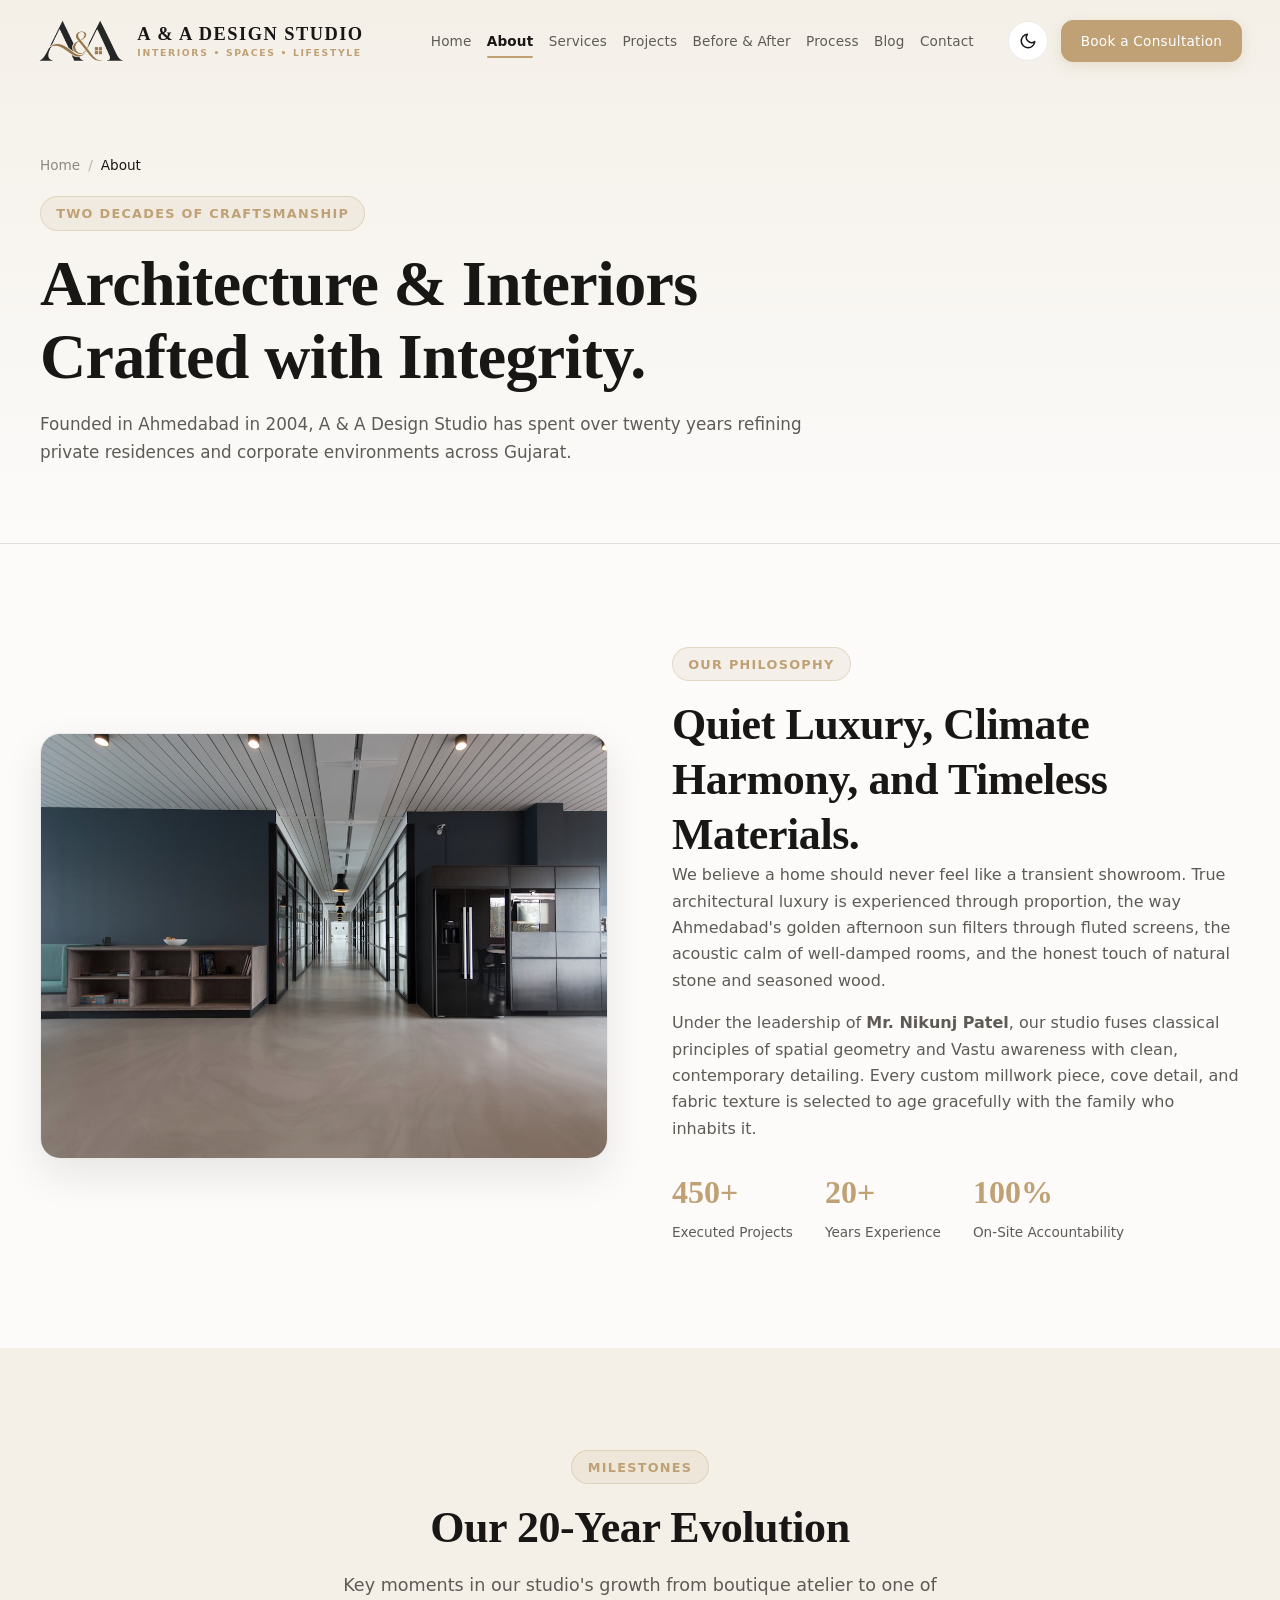
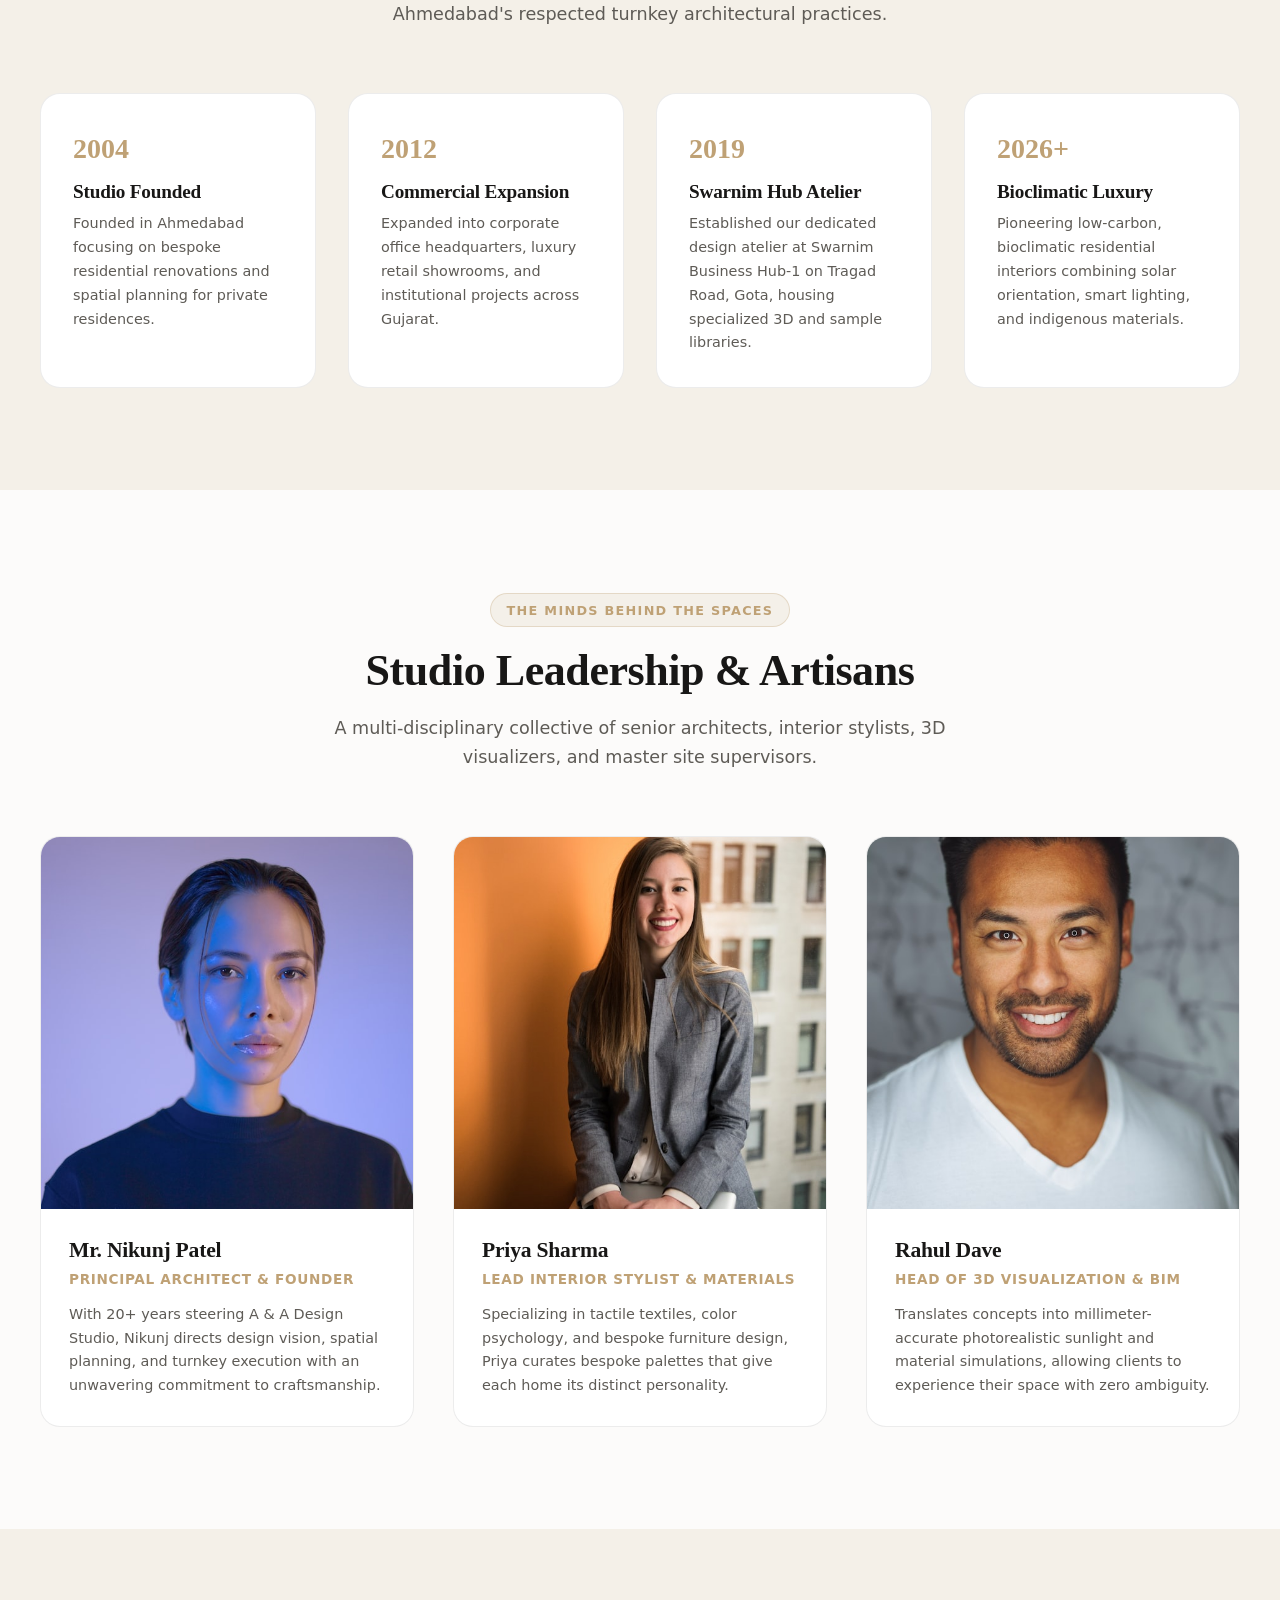
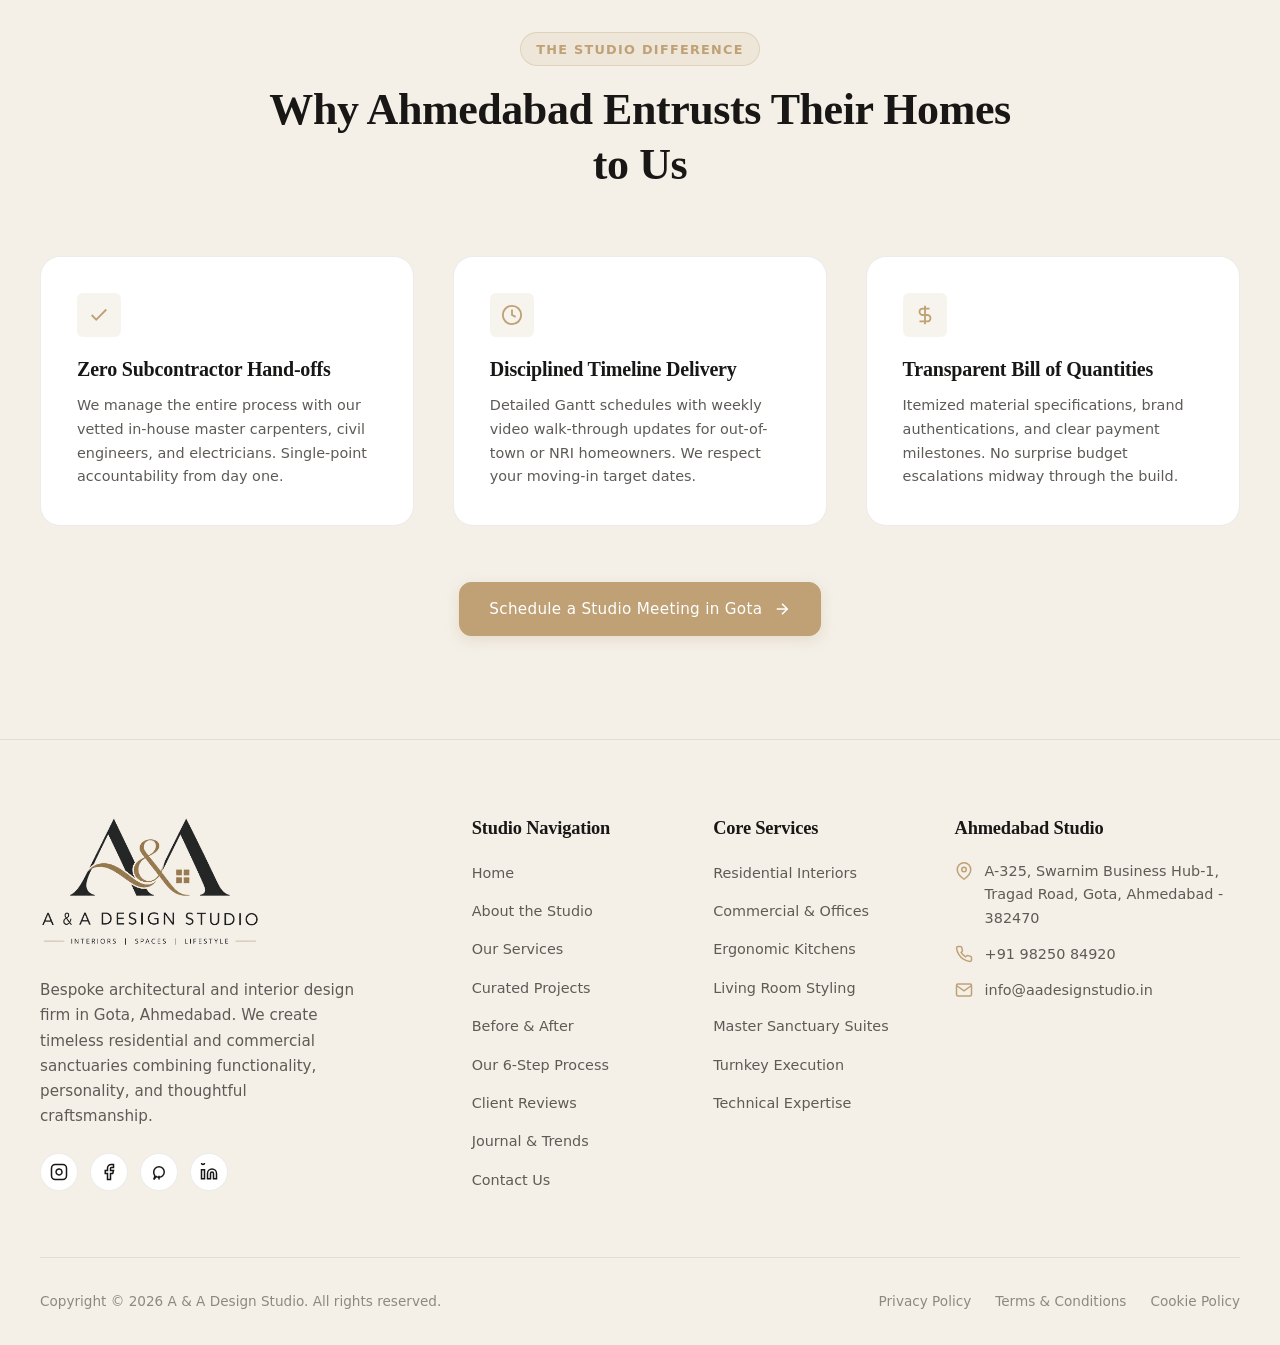
<file: about.html>
﻿<!DOCTYPE html>
<html lang="en" data-theme="light">
<head>
  <meta charset="UTF-8">
  <meta name="viewport" content="width=device-width, initial-scale=1.0">
  <meta http-equiv="X-UA-Compatible" content="ie=edge">
  
  <title>About Us | A & A Design Studio — Architectural & Interior Practice Ahmedabad</title>
  <meta name="description" content="Discover A & A Design Studio's 20-year legacy in Ahmedabad. Founded in 2004 by Mr. Nikunj Patel, we deliver bespoke residential and commercial interiors rooted in architectural intelligence.">
  <link rel="canonical" href="https://www.aadesignstudio.in/about.html">

  <meta property="og:type" content="website">
  <meta property="og:url" content="https://www.aadesignstudio.in/about.html">
  <meta property="og:title" content="About Us | A & A Design Studio — Ahmedabad">
  <meta property="og:description" content="20+ years of architectural excellence, bioclimatic spatial planning, and turnkey luxury interior craftsmanship in Gujarat.">
  <meta property="og:image" content="https://www.aadesignstudio.in/images/hero/hero-studio.jpg">

  <link rel="icon" type="image/png" href="images/logo/favicon.png">

  <link rel="stylesheet" href="css/style.css">
  <link rel="stylesheet" href="css/animations.css">
  <link rel="stylesheet" href="css/responsive.css">

  <script type="application/ld+json">
  {
    "@context": "https://schema.org",
    "@type": "AboutPage",
    "name": "About A & A Design Studio",
    "description": "History, design philosophy, leadership, and architectural credentials of A & A Design Studio in Ahmedabad.",
    "publisher": {
      "@type": "Organization",
      "name": "A & A Design Studio",
      "foundingDate": "2004",
      "founder": {
        "@type": "Person",
        "name": "Nikunj Patel",
        "jobTitle": "Principal Architect & Founder"
      },
      "address": {
        "@type": "PostalAddress",
        "streetAddress": "A-325, Swarnim Business Hub-1, Tragad Road, Gota",
        "addressLocality": "Ahmedabad",
        "addressRegion": "Gujarat",
        "postalCode": "382470",
        "addressCountry": "IN"
      }
    },
    "breadcrumb": {
      "@type": "BreadcrumbList",
      "itemListElement": [
        {
          "@type": "ListItem",
          "position": 1,
          "name": "Home",
          "item": "https://www.aadesignstudio.in/"
        },
        {
          "@type": "ListItem",
          "position": 2,
          "name": "About",
          "item": "https://www.aadesignstudio.in/about.html"
        }
      ]
    }
  }
  </script>
</head>
<body>

  <!-- ==================== SITE HEADER ==================== -->
  <header class="site-header" id="site-header">
    <div class="container">
      <div class="nav-inner">
        <a href="index.html" class="brand-logo" aria-label="A & A Design Studio Homepage">
          <div class="brand-logo-mark">
            <img src="images/logo/logo-mark-light.png" alt="A & A Design Studio" class="logo-img logo-img-light" width="82" height="42">
            <img src="images/logo/logo-mark-dark.png" alt="A & A Design Studio" class="logo-img logo-img-dark" width="82" height="42">
          </div>
          <div class="brand-text">
            <span class="brand-name">A &amp; A DESIGN STUDIO</span>
            <span class="brand-tagline">INTERIORS &bull; SPACES &bull; LIFESTYLE</span>
          </div>
        </a>

        <nav class="nav-menu" aria-label="Primary Navigation">
          <a href="index.html" class="nav-link">Home</a>
          <a href="about.html" class="nav-link active">About</a>
          <a href="services.html" class="nav-link">Services</a>
          <a href="projects.html" class="nav-link">Projects</a>
          <a href="before-after.html" class="nav-link">Before &amp; After</a>
          <a href="process.html" class="nav-link">Process</a>
          <a href="blog.html" class="nav-link">Blog</a>
          <a href="contact.html" class="nav-link">Contact</a>
        </nav>

        <div class="nav-actions">
          <button class="theme-toggle-btn" id="theme-toggle" aria-label="Toggle light and dark mode"></button>
          <a href="contact.html" class="btn btn-primary btn-sm">
            <span>Book a Consultation</span>
          </a>
          <button class="mobile-toggle-btn" id="mobile-menu-toggle" aria-label="Open mobile menu" aria-expanded="false">
            <span></span><span></span><span></span>
          </button>
        </div>
      </div>
    </div>
  </header>

  <!-- Mobile Drawer -->
  <div class="mobile-drawer-overlay" id="mobile-overlay"></div>
  <aside class="mobile-drawer" id="mobile-drawer" aria-label="Mobile Navigation Drawer">
    <div>
      <div class="mobile-drawer-brand">
        <a href="index.html" aria-label="A & A Design Studio Homepage">
          <img src="images/logo/logo-light.png" alt="A & A Design Studio" class="drawer-logo-img logo-img-light" width="180" height="106">
          <img src="images/logo/logo-dark.png" alt="A & A Design Studio" class="drawer-logo-img logo-img-dark" width="180" height="106">
        </a>
      </div>
      <nav class="mobile-nav-links">
        <a href="index.html" class="mobile-nav-link">Home</a>
        <a href="about.html" class="mobile-nav-link active">About the Studio</a>
        <a href="services.html" class="mobile-nav-link">Design Services</a>
        <a href="projects.html" class="mobile-nav-link">Featured Projects</a>
        <a href="before-after.html" class="mobile-nav-link">Before &amp; After</a>
        <a href="skills.html" class="mobile-nav-link">Skills &amp; Expertise</a>
        <a href="process.html" class="mobile-nav-link">Our 6-Step Process</a>
        <a href="testimonials.html" class="mobile-nav-link">Testimonials</a>
        <a href="blog.html" class="mobile-nav-link">Journal &amp; Trends</a>
        <a href="contact.html" class="mobile-nav-link">Contact &amp; Studio Map</a>
      </nav>
    </div>
    <div class="mobile-drawer-footer">
      <a href="contact.html" class="btn btn-primary" style="width: 100%;">Schedule Consultation</a>
    </div>
  </aside>

  <!-- ==================== MAIN CONTENT ==================== -->
  <main id="main-content">

    <!-- Hero Header -->
    <section class="page-hero">
      <div class="container">
        <div class="page-hero-inner reveal">
          <nav class="breadcrumbs" aria-label="Breadcrumbs">
            <a href="index.html">Home</a>
            <span class="separator">/</span>
            <span class="current">About</span>
          </nav>
          <div class="badge" style="margin-bottom: 1rem;">Two Decades of Craftsmanship</div>
          <h1>Architecture &amp; Interiors Crafted with Integrity.</h1>
          <p class="text-lead">
            Founded in Ahmedabad in 2004, A &amp; A Design Studio has spent over twenty years refining private residences and corporate environments across Gujarat.
          </p>
        </div>
      </div>
    </section>

    <!-- Editorial Philosophy Section -->
    <section class="section-padding">
      <div class="container">
        <div class="grid-2 split-layout" style="align-items: center; gap: clamp(2rem, 5vw, 4.5rem);">
          <div class="reveal-left">
            <div style="position: relative; border-radius: var(--radius-lg); overflow: hidden; box-shadow: var(--shadow-lg); border: 1px solid var(--border-color); aspect-ratio: 4 / 3;">
              <img 
                src="images/hero/hero-studio.jpg" 
                alt="A & A Design Studio Ahmedabad Creative Workspace" 
                width="900" 
                height="675"
                style="width: 100%; height: 100%; object-fit: cover;">
            </div>
          </div>

          <div class="reveal-right">
            <div class="badge" style="margin-bottom: 1rem;">Our Philosophy</div>
            <h2>Quiet Luxury, Climate Harmony, and Timeless Materials.</h2>
            <p>
              We believe a home should never feel like a transient showroom. True architectural luxury is experienced through proportion, the way Ahmedabad's golden afternoon sun filters through fluted screens, the acoustic calm of well-damped rooms, and the honest touch of natural stone and seasoned wood.
            </p>
            <p>
              Under the leadership of <strong>Mr. Nikunj Patel</strong>, our studio fuses classical principles of spatial geometry and Vastu awareness with clean, contemporary detailing. Every custom millwork piece, cove detail, and fabric texture is selected to age gracefully with the family who inhabits it.
            </p>
            <div style="margin-top: 1.5rem; display: flex; gap: 2rem;">
              <div>
                <strong style="font-size: 2rem; font-family: var(--font-heading); color: var(--accent); display: block;">450+</strong>
                <span style="font-size: 0.85rem; color: var(--text-secondary);">Executed Projects</span>
              </div>
              <div>
                <strong style="font-size: 2rem; font-family: var(--font-heading); color: var(--accent); display: block;">20+</strong>
                <span style="font-size: 0.85rem; color: var(--text-secondary);">Years Experience</span>
              </div>
              <div>
                <strong style="font-size: 2rem; font-family: var(--font-heading); color: var(--accent); display: block;">100%</strong>
                <span style="font-size: 0.85rem; color: var(--text-secondary);">On-Site Accountability</span>
              </div>
            </div>
          </div>
        </div>
      </div>
    </section>

    <!-- Studio Timeline & Milestones -->
    <section class="section-padding bg-secondary">
      <div class="container">
        <div class="section-header text-center reveal">
          <div class="badge">Milestones</div>
          <h2>Our 20-Year Evolution</h2>
          <p>Key moments in our studio's growth from boutique atelier to one of Ahmedabad's respected turnkey architectural practices.</p>
        </div>

        <div class="grid-4">
          <div class="card" style="padding: 2rem;" class="reveal delay-100">
            <span style="font-family: var(--font-heading); font-size: 1.75rem; color: var(--accent); font-weight: 700; display: block; margin-bottom: 0.5rem;">2004</span>
            <h4 style="margin-bottom: 0.5rem;">Studio Founded</h4>
            <p style="font-size: 0.9rem;">Founded in Ahmedabad focusing on bespoke residential renovations and spatial planning for private residences.</p>
          </div>

          <div class="card" style="padding: 2rem;" class="reveal delay-200">
            <span style="font-family: var(--font-heading); font-size: 1.75rem; color: var(--accent); font-weight: 700; display: block; margin-bottom: 0.5rem;">2012</span>
            <h4 style="margin-bottom: 0.5rem;">Commercial Expansion</h4>
            <p style="font-size: 0.9rem;">Expanded into corporate office headquarters, luxury retail showrooms, and institutional projects across Gujarat.</p>
          </div>

          <div class="card" style="padding: 2rem;" class="reveal delay-300">
            <span style="font-family: var(--font-heading); font-size: 1.75rem; color: var(--accent); font-weight: 700; display: block; margin-bottom: 0.5rem;">2019</span>
            <h4 style="margin-bottom: 0.5rem;">Swarnim Hub Atelier</h4>
            <p style="font-size: 0.9rem;">Established our dedicated design atelier at Swarnim Business Hub-1 on Tragad Road, Gota, housing specialized 3D and sample libraries.</p>
          </div>

          <div class="card" style="padding: 2rem;" class="reveal delay-400">
            <span style="font-family: var(--font-heading); font-size: 1.75rem; color: var(--accent); font-weight: 700; display: block; margin-bottom: 0.5rem;">2026+</span>
            <h4 style="margin-bottom: 0.5rem;">Bioclimatic Luxury</h4>
            <p style="font-size: 0.9rem;">Pioneering low-carbon, bioclimatic residential interiors combining solar orientation, smart lighting, and indigenous materials.</p>
          </div>
        </div>
      </div>
    </section>

    <!-- Leadership & Design Team -->
    <section class="section-padding">
      <div class="container">
        <div class="section-header text-center reveal">
          <div class="badge">The Minds Behind The Spaces</div>
          <h2>Studio Leadership &amp; Artisans</h2>
          <p>A multi-disciplinary collective of senior architects, interior stylists, 3D visualizers, and master site supervisors.</p>
        </div>

        <div class="grid-3">
          <!-- Member 1 -->
          <div class="card reveal delay-100">
            <div style="aspect-ratio: 1 / 1; overflow: hidden; position: relative;">
              <img 
                src="images/team/architect-nikunj.jpg" 
                alt="Mr. Nikunj Patel, Principal Architect & Founder at A & A Design Studio" 
                loading="lazy" 
                width="600" 
                height="600"
                style="width: 100%; height: 100%; object-fit: cover;">
            </div>
            <div style="padding: 1.75rem;">
              <h3 style="font-size: 1.35rem; margin-bottom: 0.25rem;">Mr. Nikunj Patel</h3>
              <span style="color: var(--accent); font-size: 0.85rem; font-weight: 600; text-transform: uppercase; letter-spacing: 0.05em; display: block; margin-bottom: 0.75rem;">Principal Architect &amp; Founder</span>
              <p style="font-size: 0.9rem;">With 20+ years steering A &amp; A Design Studio, Nikunj directs design vision, spatial planning, and turnkey execution with an unwavering commitment to craftsmanship.</p>
            </div>
          </div>

          <!-- Member 2 -->
          <div class="card reveal delay-200">
            <div style="aspect-ratio: 1 / 1; overflow: hidden; position: relative;">
              <img 
                src="images/team/designer-priya.jpg" 
                alt="Priya Sharma, Senior Interior Designer" 
                loading="lazy" 
                width="600" 
                height="600"
                style="width: 100%; height: 100%; object-fit: cover;">
            </div>
            <div style="padding: 1.75rem;">
              <h3 style="font-size: 1.35rem; margin-bottom: 0.25rem;">Priya Sharma</h3>
              <span style="color: var(--accent); font-size: 0.85rem; font-weight: 600; text-transform: uppercase; letter-spacing: 0.05em; display: block; margin-bottom: 0.75rem;">Lead Interior Stylist &amp; Materials</span>
              <p style="font-size: 0.9rem;">Specializing in tactile textiles, color psychology, and bespoke furniture design, Priya curates bespoke palettes that give each home its distinct personality.</p>
            </div>
          </div>

          <!-- Member 3 -->
          <div class="card reveal delay-300">
            <div style="aspect-ratio: 1 / 1; overflow: hidden; position: relative;">
              <img 
                src="images/team/visualizer-rahul.jpg" 
                alt="Rahul Dave, Head of 3D Visualization" 
                loading="lazy" 
                width="600" 
                height="600"
                style="width: 100%; height: 100%; object-fit: cover;">
            </div>
            <div style="padding: 1.75rem;">
              <h3 style="font-size: 1.35rem; margin-bottom: 0.25rem;">Rahul Dave</h3>
              <span style="color: var(--accent); font-size: 0.85rem; font-weight: 600; text-transform: uppercase; letter-spacing: 0.05em; display: block; margin-bottom: 0.75rem;">Head of 3D Visualization &amp; BIM</span>
              <p style="font-size: 0.9rem;">Translates concepts into millimeter-accurate photorealistic sunlight and material simulations, allowing clients to experience their space with zero ambiguity.</p>
            </div>
          </div>
        </div>
      </div>
    </section>

    <!-- Why Discerning Clients Choose Us -->
    <section class="section-padding bg-secondary">
      <div class="container">
        <div class="section-header text-center reveal">
          <div class="badge">The Studio Difference</div>
          <h2>Why Ahmedabad Entrusts Their Homes to Us</h2>
        </div>

        <div class="grid-3">
          <div class="card" style="padding: 2.25rem;" class="reveal delay-100">
            <div style="width: 44px; height: 44px; border-radius: var(--radius-sm); background: var(--accent-light); color: var(--accent); display: flex; align-items: center; justify-content: center; margin-bottom: 1.25rem;">
              <svg width="22" height="22" viewBox="0 0 24 24" fill="none" stroke="currentColor" stroke-width="2"><polyline points="20 6 9 17 4 12"></polyline></svg>
            </div>
            <h3 style="font-size: 1.25rem; margin-bottom: 0.75rem;">Zero Subcontractor Hand-offs</h3>
            <p style="font-size: 0.9rem;">We manage the entire process with our vetted in-house master carpenters, civil engineers, and electricians. Single-point accountability from day one.</p>
          </div>

          <div class="card" style="padding: 2.25rem;" class="reveal delay-200">
            <div style="width: 44px; height: 44px; border-radius: var(--radius-sm); background: var(--accent-light); color: var(--accent); display: flex; align-items: center; justify-content: center; margin-bottom: 1.25rem;">
              <svg width="22" height="22" viewBox="0 0 24 24" fill="none" stroke="currentColor" stroke-width="2"><circle cx="12" cy="12" r="10"></circle><polyline points="12 6 12 12 16 14"></polyline></svg>
            </div>
            <h3 style="font-size: 1.25rem; margin-bottom: 0.75rem;">Disciplined Timeline Delivery</h3>
            <p style="font-size: 0.9rem;">Detailed Gantt schedules with weekly video walk-through updates for out-of-town or NRI homeowners. We respect your moving-in target dates.</p>
          </div>

          <div class="card" style="padding: 2.25rem;" class="reveal delay-300">
            <div style="width: 44px; height: 44px; border-radius: var(--radius-sm); background: var(--accent-light); color: var(--accent); display: flex; align-items: center; justify-content: center; margin-bottom: 1.25rem;">
              <svg width="22" height="22" viewBox="0 0 24 24" fill="none" stroke="currentColor" stroke-width="2"><path d="M12 2v20M17 5H9.5a3.5 3.5 0 0 0 0 7h5a3.5 3.5 0 0 1 0 7H6"></path></svg>
            </div>
            <h3 style="font-size: 1.25rem; margin-bottom: 0.75rem;">Transparent Bill of Quantities</h3>
            <p style="font-size: 0.9rem;">Itemized material specifications, brand authentications, and clear payment milestones. No surprise budget escalations midway through the build.</p>
          </div>
        </div>

        <div style="text-align: center; margin-top: 3.5rem;">
          <a href="contact.html" class="btn btn-primary">
            <span>Schedule a Studio Meeting in Gota</span>
            <svg viewBox="0 0 24 24" fill="none" stroke="currentColor" stroke-width="2"><line x1="5" y1="12" x2="19" y2="12"></line><polyline points="12 5 19 12 12 19"></polyline></svg>
          </a>
        </div>
      </div>
    </section>

  </main>

  <!-- ==================== FOOTER ==================== -->
  <footer class="site-footer">
    <div class="container">
      <div class="footer-top">
        <div class="footer-brand">
          <a href="index.html" class="footer-brand-logo" aria-label="A & A Design Studio Homepage">
            <img src="images/logo/logo-light.png" alt="A & A Design Studio - Interiors | Spaces | Lifestyle" class="footer-logo-img logo-img-light" width="220" height="129">
            <img src="images/logo/logo-dark.png" alt="A & A Design Studio - Interiors | Spaces | Lifestyle" class="footer-logo-img logo-img-dark" width="220" height="129">
          </a>
          <p>
            Bespoke architectural and interior design firm in Gota, Ahmedabad. We create timeless residential and commercial sanctuaries combining functionality, personality, and thoughtful craftsmanship.
          </p>
          <div class="footer-social-links">
            <a href="https://instagram.com" class="social-icon-btn" aria-label="Instagram" target="_blank" rel="noopener noreferrer">
              <svg viewBox="0 0 24 24" fill="none" stroke="currentColor" stroke-width="2"><rect x="2" y="2" width="20" height="20" rx="5" ry="5"></rect><path d="M16 11.37A4 4 0 1 1 12.63 8 4 4 0 0 1 16 11.37z"></path><line x1="17.5" y1="6.5" x2="17.51" y2="6.5"></line></svg>
            </a>
            <a href="https://facebook.com" class="social-icon-btn" aria-label="Facebook" target="_blank" rel="noopener noreferrer">
              <svg viewBox="0 0 24 24" fill="none" stroke="currentColor" stroke-width="2"><path d="M18 2h-3a5 5 0 0 0-5 5v3H7v4h3v8h4v-8h3l1-4h-4V7a1 1 0 0 1 1-1h3z"></path></svg>
            </a>
            <a href="https://pinterest.com" class="social-icon-btn" aria-label="Pinterest" target="_blank" rel="noopener noreferrer">
              <svg viewBox="0 0 24 24" fill="none" stroke="currentColor" stroke-width="2"><line x1="12" y1="17" x2="12" y2="22"></line><path d="M5 12a7 7 0 0 1 14 0c0 3.87-3.13 7-7 7a6.9 6.9 0 0 1-3.5-.94L5 22l1.6-4.8A6.97 6.97 0 0 1 5 12z"></path></svg>
            </a>
            <a href="https://linkedin.com" class="social-icon-btn" aria-label="LinkedIn" target="_blank" rel="noopener noreferrer">
              <svg viewBox="0 0 24 24" fill="none" stroke="currentColor" stroke-width="2"><path d="M16 8a6 6 0 0 1 6 6v7h-4v-7a2 2 0 0 0-2-2 2 2 0 0 0-2 2v7h-4v-7a6 6 0 0 1 6-6z"></path><rect x="2" y="9" width="4" height="12"></rect><circle cx="4" r="2"></circle></svg>
            </a>
          </div>
        </div>

        <div>
          <h3 class="footer-heading">Studio Navigation</h3>
          <ul class="footer-links">
            <li><a href="index.html">Home</a></li>
            <li><a href="about.html">About the Studio</a></li>
            <li><a href="services.html">Our Services</a></li>
            <li><a href="projects.html">Curated Projects</a></li>
            <li><a href="before-after.html">Before &amp; After</a></li>
            <li><a href="process.html">Our 6-Step Process</a></li>
            <li><a href="testimonials.html">Client Reviews</a></li>
            <li><a href="blog.html">Journal &amp; Trends</a></li>
            <li><a href="contact.html">Contact Us</a></li>
          </ul>
        </div>

        <div>
          <h3 class="footer-heading">Core Services</h3>
          <ul class="footer-links">
            <li><a href="services.html#residential">Residential Interiors</a></li>
            <li><a href="services.html#commercial">Commercial &amp; Offices</a></li>
            <li><a href="services.html#kitchens">Ergonomic Kitchens</a></li>
            <li><a href="services.html#living-rooms">Living Room Styling</a></li>
            <li><a href="services.html#bedrooms">Master Sanctuary Suites</a></li>
            <li><a href="services.html#turnkey">Turnkey Execution</a></li>
            <li><a href="skills.html">Technical Expertise</a></li>
          </ul>
        </div>

        <div>
          <h3 class="footer-heading">Ahmedabad Studio</h3>
          <div class="footer-contact-item">
            <svg viewBox="0 0 24 24" fill="none" stroke="currentColor" stroke-width="2"><path d="M21 10c0 7-9 13-9 13s-9-6-9-13a9 9 0 0 1 18 0z"></path><circle cx="12" cy="10" r="3"></circle></svg>
            <span>A-325, Swarnim Business Hub-1, Tragad Road, Gota, Ahmedabad - 382470</span>
          </div>
          <div class="footer-contact-item">
            <svg viewBox="0 0 24 24" fill="none" stroke="currentColor" stroke-width="2"><path d="M22 16.92v3a2 2 0 0 1-2.18 2 19.79 19.79 0 0 1-8.63-3.07 19.5 19.5 0 0 1-6-6 19.79 19.79 0 0 1-3.07-8.67A2 2 0 0 1 4.11 2h3a2 2 0 0 1 2 1.72 12.84 12.84 0 0 0 .7 2.81 2 2 0 0 1-.45 2.11L8.09 9.91a16 16 0 0 0 6 6l1.27-1.27a2 2 0 0 1 2.11-.45 12.84 12.84 0 0 0 2.81.7A2 2 0 0 1 22 16.92z"></path></svg>
            <span>+91 98250 84920</span>
          </div>
          <div class="footer-contact-item">
            <svg viewBox="0 0 24 24" fill="none" stroke="currentColor" stroke-width="2"><path d="M4 4h16c1.1 0 2 .9 2 2v12c0 1.1-.9 2-2 2H4c-1.1 0-2-.9-2-2V6c0-1.1.9-2 2-2z"></path><polyline points="22,6 12,13 2,6"></polyline></svg>
            <span>info@aadesignstudio.in</span>
          </div>
        </div>
      </div>

      <div class="footer-bottom">
        <div>Copyright &copy; 2026 A &amp; A Design Studio. All rights reserved.</div>
        <div class="footer-legal-links">
          <a href="privacy-policy.html">Privacy Policy</a>
          <a href="terms.html">Terms &amp; Conditions</a>
          <a href="cookies.html">Cookie Policy</a>
        </div>
      </div>
    </div>
  </footer>

  <!-- Back to Top Button -->
  <button class="back-to-top-btn" id="back-to-top" aria-label="Scroll back to top">
    <svg viewBox="0 0 24 24" fill="none" stroke="currentColor" stroke-width="2.5"><line x1="12" y1="19" x2="12" y2="5"></line><polyline points="5 12 12 5 19 12"></polyline></svg>
  </button>

  <script src="js/theme.js"></script>
  <script src="js/navigation.js"></script>
  <script src="js/animations.js"></script>
  <script src="js/main.js"></script>
</body>
</html>
</file>
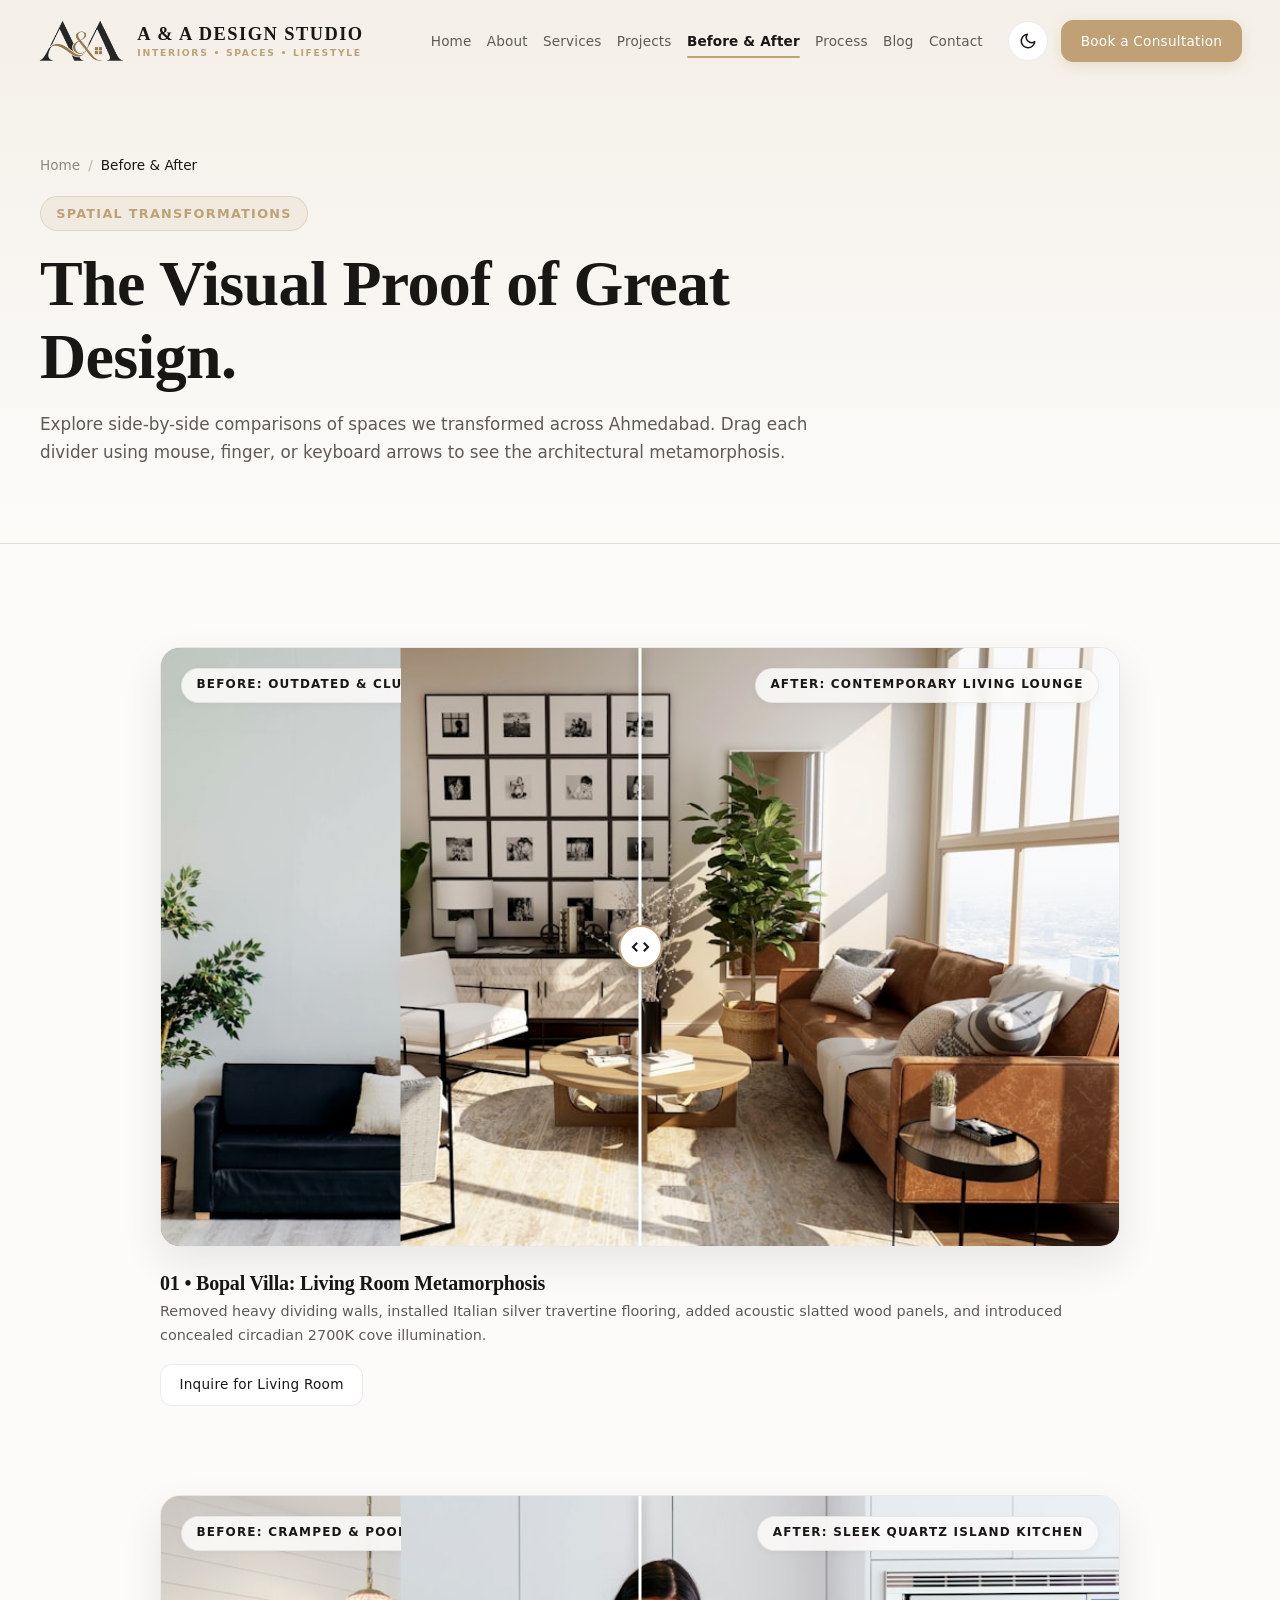
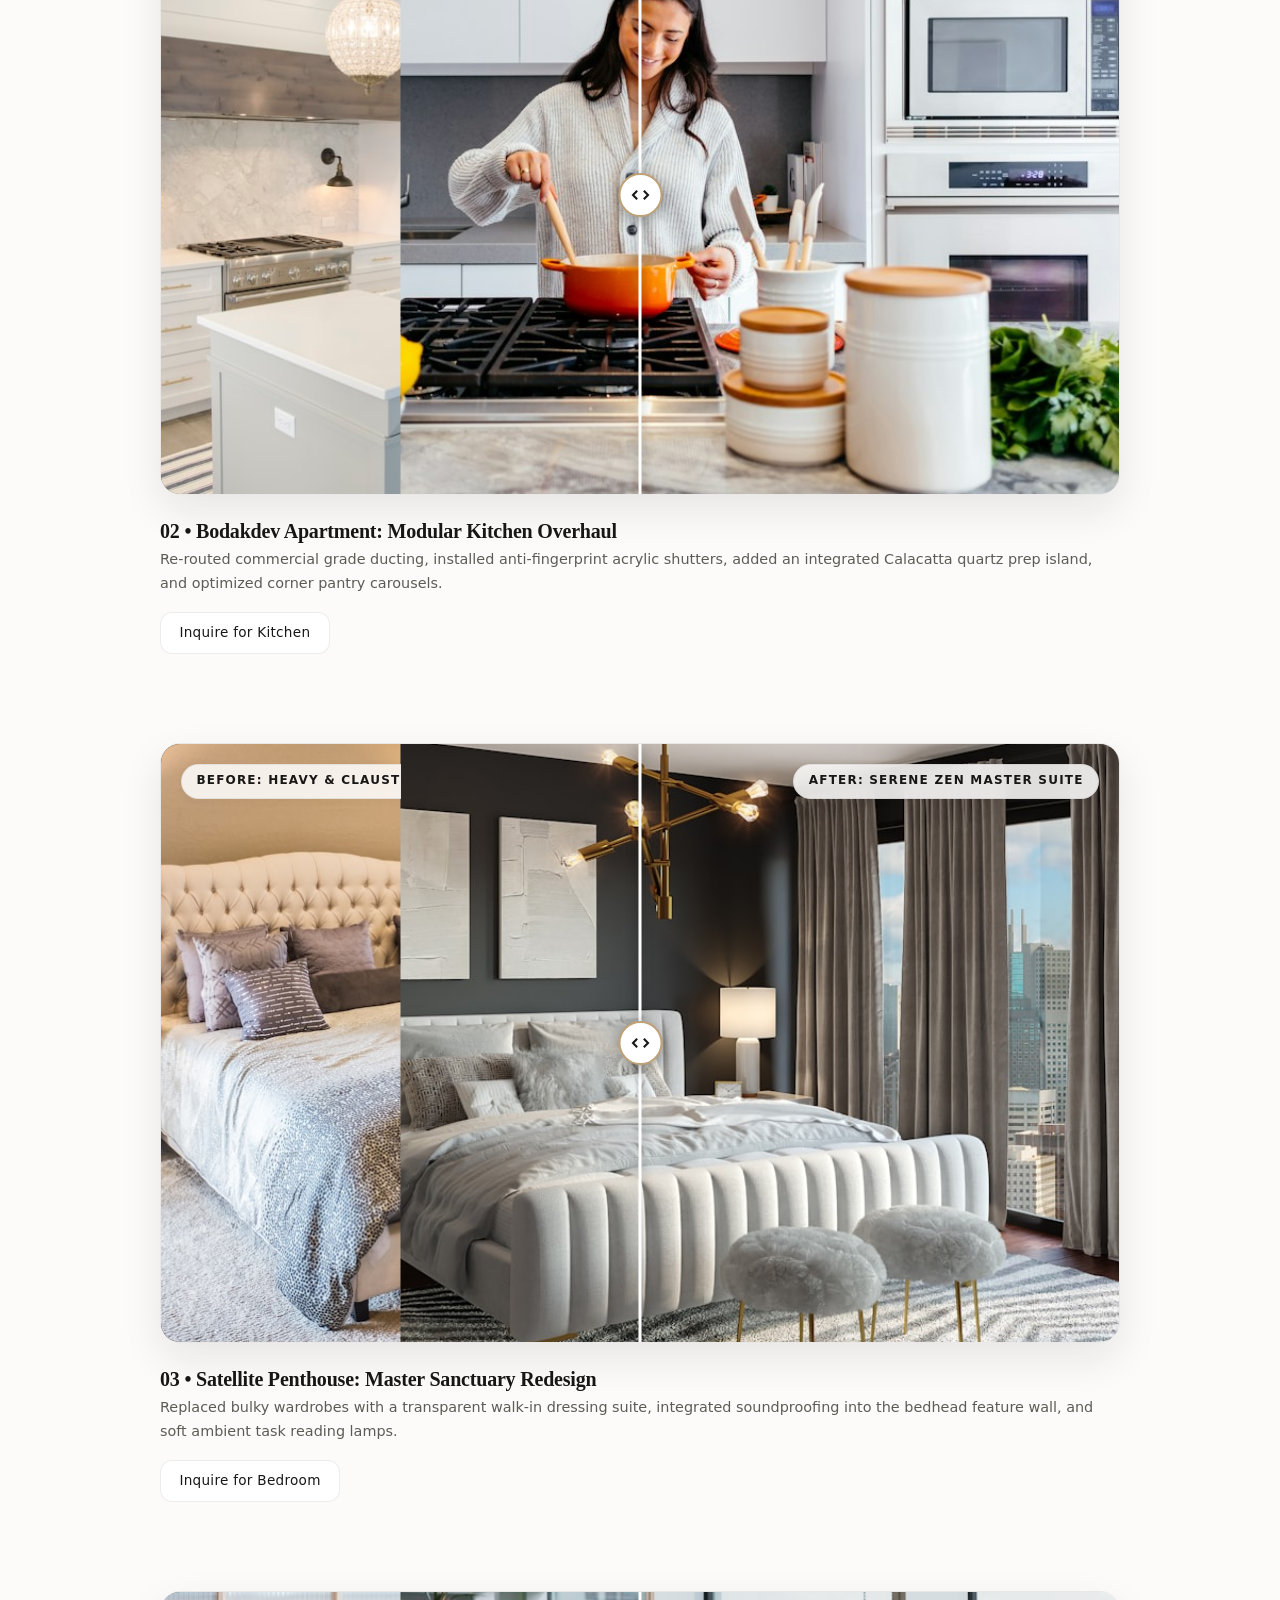
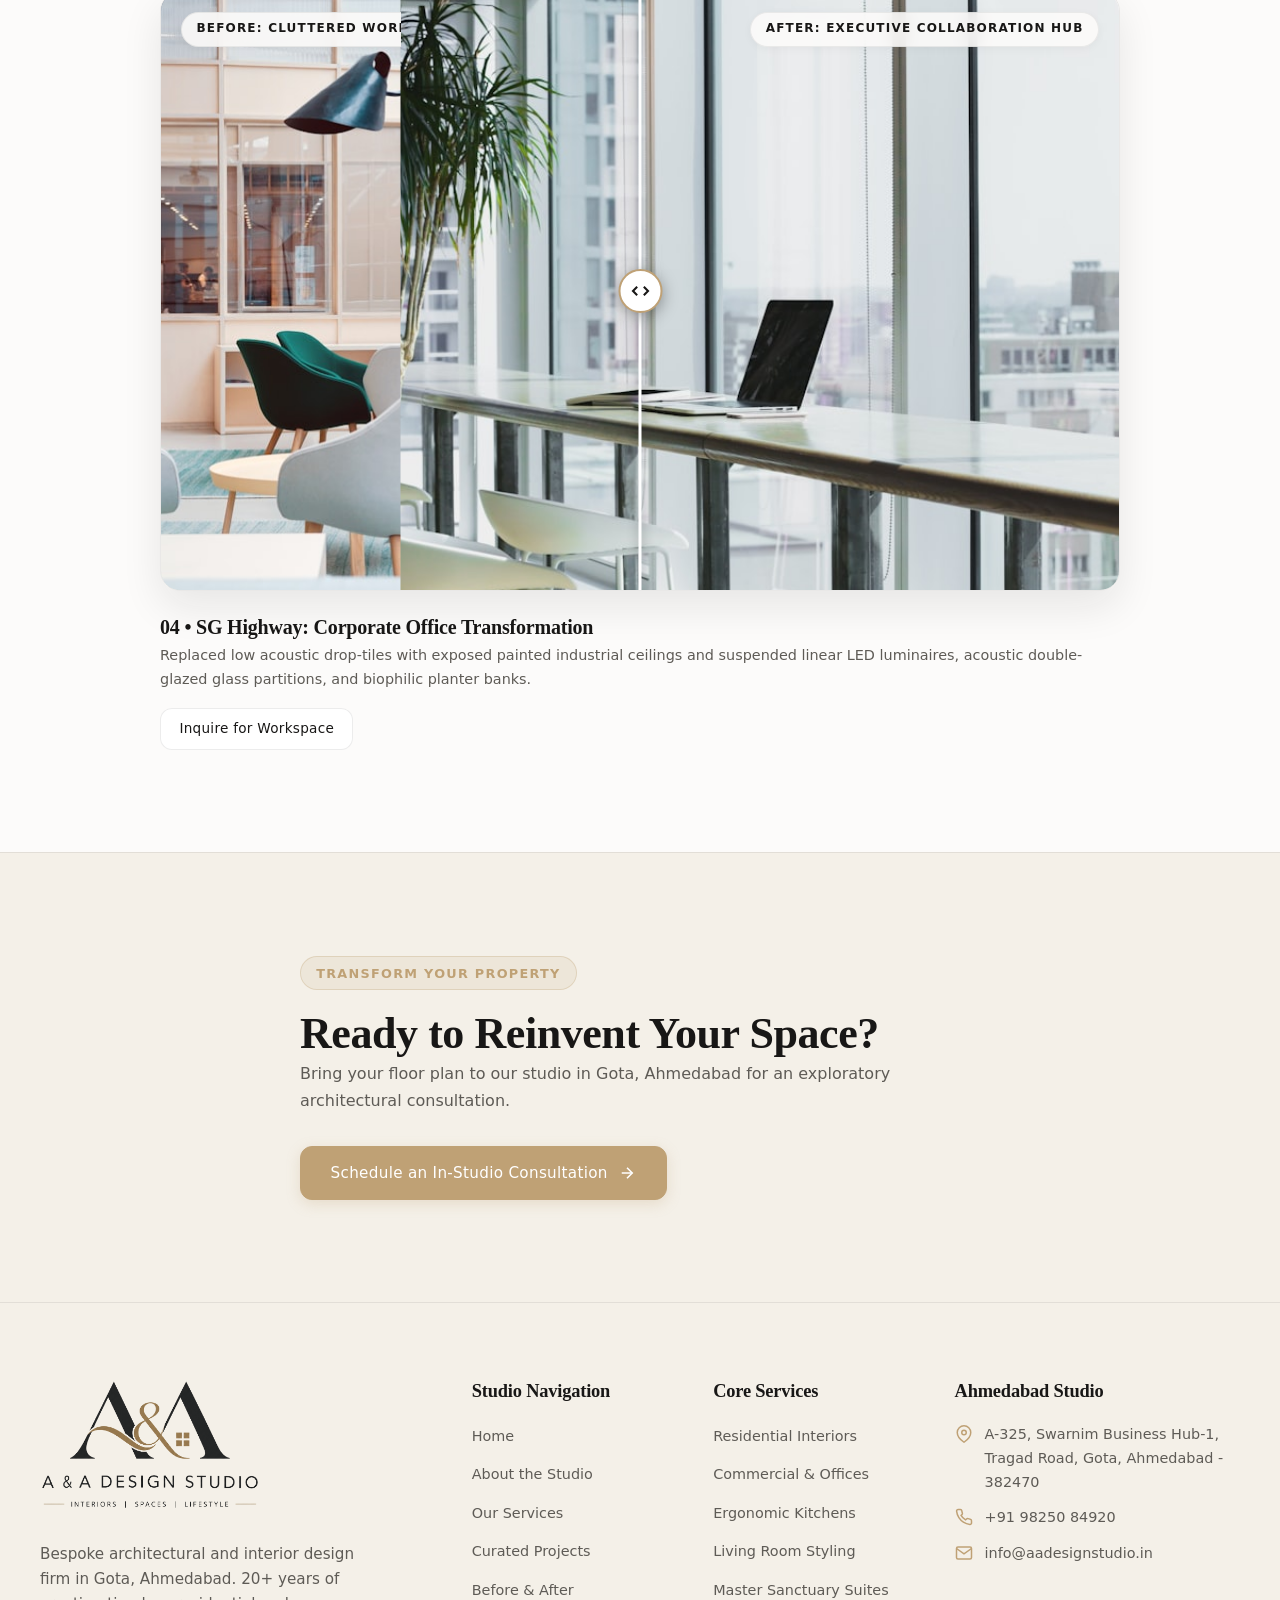
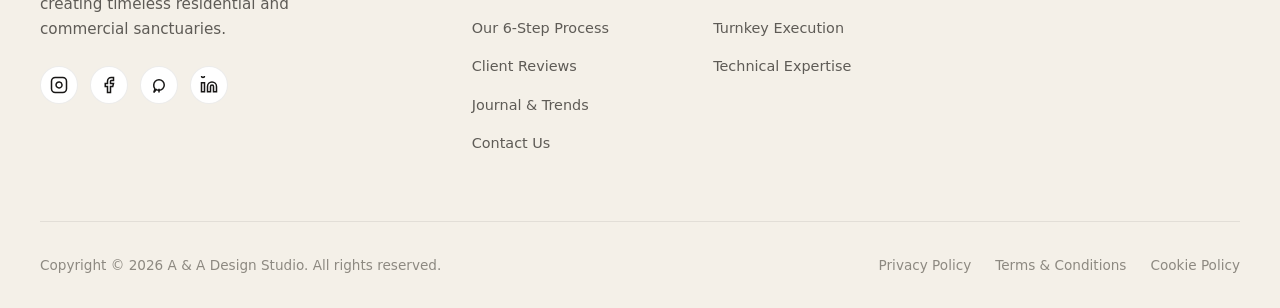
<file: before-after.html>
﻿<!DOCTYPE html>
<html lang="en" data-theme="light">
<head>
  <meta charset="UTF-8">
  <meta name="viewport" content="width=device-width, initial-scale=1.0">
  <meta http-equiv="X-UA-Compatible" content="ie=edge">
  
  <title>Before & After Interior Transformations | A & A Design Studio Ahmedabad</title>
  <meta name="description" content="Explore dramatic before and after interior transformations by A & A Design Studio in Ahmedabad. Compare living rooms, modular kitchens, bedrooms, and corporate offices.">
  <link rel="canonical" href="https://www.aadesignstudio.in/before-after.html">

  <meta property="og:type" content="website">
  <meta property="og:url" content="https://www.aadesignstudio.in/before-after.html">
  <meta property="og:title" content="Before & After Interior Transformations | A & A Design Studio">
  <meta property="og:description" content="Interactive before and after comparison sliders demonstrating the spatial transformation power of A & A Design Studio.">
  <meta property="og:image" content="https://www.aadesignstudio.in/images/before-after/living-after.jpg">

  <link rel="icon" type="image/png" href="images/logo/favicon.png">

  <link rel="stylesheet" href="css/style.css">
  <link rel="stylesheet" href="css/animations.css">
  <link rel="stylesheet" href="css/responsive.css">

  <script type="application/ld+json">
  {
    "@context": "https://schema.org",
    "@type": "CollectionPage",
    "name": "Before and After Interior Transformations",
    "description": "Interactive comparison gallery of interior design transformations in Ahmedabad.",
    "breadcrumb": {
      "@type": "BreadcrumbList",
      "itemListElement": [
        { "@type": "ListItem", "position": 1, "name": "Home", "item": "https://www.aadesignstudio.in/" },
        { "@type": "ListItem", "position": 2, "name": "Before & After", "item": "https://www.aadesignstudio.in/before-after.html" }
      ]
    }
  }
  </script>
</head>
<body>

  <!-- ==================== SITE HEADER ==================== -->
  <header class="site-header" id="site-header">
    <div class="container">
      <div class="nav-inner">
        <a href="index.html" class="brand-logo" aria-label="A & A Design Studio Homepage">
          <div class="brand-logo-mark">
            <img src="images/logo/logo-mark-light.png" alt="A & A Design Studio" class="logo-img logo-img-light" width="82" height="42">
            <img src="images/logo/logo-mark-dark.png" alt="A & A Design Studio" class="logo-img logo-img-dark" width="82" height="42">
          </div>
          <div class="brand-text">
            <span class="brand-name">A &amp; A DESIGN STUDIO</span>
            <span class="brand-tagline">INTERIORS &bull; SPACES &bull; LIFESTYLE</span>
          </div>
        </a>

        <nav class="nav-menu" aria-label="Primary Navigation">
          <a href="index.html" class="nav-link">Home</a>
          <a href="about.html" class="nav-link">About</a>
          <a href="services.html" class="nav-link">Services</a>
          <a href="projects.html" class="nav-link">Projects</a>
          <a href="before-after.html" class="nav-link active">Before &amp; After</a>
          <a href="process.html" class="nav-link">Process</a>
          <a href="blog.html" class="nav-link">Blog</a>
          <a href="contact.html" class="nav-link">Contact</a>
        </nav>

        <div class="nav-actions">
          <button class="theme-toggle-btn" id="theme-toggle" aria-label="Toggle light and dark mode"></button>
          <a href="contact.html" class="btn btn-primary btn-sm">
            <span>Book a Consultation</span>
          </a>
          <button class="mobile-toggle-btn" id="mobile-menu-toggle" aria-label="Open mobile menu" aria-expanded="false">
            <span></span><span></span><span></span>
          </button>
        </div>
      </div>
    </div>
  </header>

  <!-- Mobile Drawer -->
  <div class="mobile-drawer-overlay" id="mobile-overlay"></div>
  <aside class="mobile-drawer" id="mobile-drawer" aria-label="Mobile Navigation Drawer">
    <div>
      <div class="mobile-drawer-brand">
        <a href="index.html" aria-label="A & A Design Studio Homepage">
          <img src="images/logo/logo-light.png" alt="A & A Design Studio" class="drawer-logo-img logo-img-light" width="180" height="106">
          <img src="images/logo/logo-dark.png" alt="A & A Design Studio" class="drawer-logo-img logo-img-dark" width="180" height="106">
        </a>
      </div>
      <nav class="mobile-nav-links">
        <a href="index.html" class="mobile-nav-link">Home</a>
        <a href="about.html" class="mobile-nav-link">About the Studio</a>
        <a href="services.html" class="mobile-nav-link">Design Services</a>
        <a href="projects.html" class="mobile-nav-link">Featured Projects</a>
        <a href="before-after.html" class="mobile-nav-link active">Before &amp; After</a>
        <a href="skills.html" class="mobile-nav-link">Skills &amp; Expertise</a>
        <a href="process.html" class="mobile-nav-link">Our 6-Step Process</a>
        <a href="testimonials.html" class="mobile-nav-link">Testimonials</a>
        <a href="blog.html" class="mobile-nav-link">Journal &amp; Trends</a>
        <a href="contact.html" class="mobile-nav-link">Contact &amp; Studio Map</a>
      </nav>
    </div>
    <div class="mobile-drawer-footer">
      <a href="contact.html" class="btn btn-primary" style="width: 100%;">Schedule Consultation</a>
    </div>
  </aside>

  <!-- ==================== MAIN CONTENT ==================== -->
  <main id="main-content">

    <!-- Hero Header -->
    <section class="page-hero">
      <div class="container">
        <div class="page-hero-inner reveal">
          <nav class="breadcrumbs" aria-label="Breadcrumbs">
            <a href="index.html">Home</a>
            <span class="separator">/</span>
            <span class="current">Before &amp; After</span>
          </nav>
          <div class="badge" style="margin-bottom: 1rem;">Spatial Transformations</div>
          <h1>The Visual Proof of Great Design.</h1>
          <p class="text-lead">
            Explore side-by-side comparisons of spaces we transformed across Ahmedabad. Drag each divider using mouse, finger, or keyboard arrows to see the architectural metamorphosis.
          </p>
        </div>
      </div>
    </section>

    <!-- Transformations List -->
    <section class="section-padding">
      <div class="container" style="display: flex; flex-direction: column; gap: clamp(4rem, 7vw, 6rem);">

        <!-- Transformation 1: Living Room -->
        <div class="ba-slider-component reveal">
          <div class="ba-slider-container" id="ba-slider-1" role="region" aria-label="Living room transformation comparison">
            <div class="ba-image-wrapper ba-after-wrapper">
              <img src="images/before-after/living-after.jpg" alt="After: Contemporary warm minimalist living lounge in Bopal Ahmedabad" loading="lazy" width="960" height="600">
              <span class="ba-label ba-label-after">AFTER: Contemporary Living Lounge</span>
            </div>
            <div class="ba-image-wrapper ba-before-wrapper">
              <img src="images/before-after/living-before.jpg" alt="Before: Outdated, poorly arranged living room" loading="lazy" width="960" height="600">
              <span class="ba-label ba-label-before">BEFORE: Outdated &amp; Cluttered</span>
            </div>
            <div class="ba-handle-line">
              <div class="ba-handle-btn" aria-hidden="true">
                <svg viewBox="0 0 24 24" fill="none" stroke="currentColor" stroke-width="2.5"><polyline points="8 7 3 12 8 17"></polyline><polyline points="16 7 21 12 16 17"></polyline></svg>
              </div>
            </div>
            <input type="range" min="0" max="100" value="50" class="ba-range-input" aria-label="Living room before and after position">
          </div>

          <div class="ba-slider-info" style="margin-top: 1.5rem;">
            <div class="ba-slider-meta">
              <h3>01 &bull; Bopal Villa: Living Room Metamorphosis</h3>
              <p>Removed heavy dividing walls, installed Italian silver travertine flooring, added acoustic slatted wood panels, and introduced concealed circadian 2700K cove illumination.</p>
            </div>
            <a href="contact.html?service=living" class="btn btn-secondary btn-sm">Inquire for Living Room</a>
          </div>
        </div>

        <!-- Transformation 2: Kitchen -->
        <div class="ba-slider-component reveal">
          <div class="ba-slider-container" id="ba-slider-2" role="region" aria-label="Kitchen transformation comparison">
            <div class="ba-image-wrapper ba-after-wrapper">
              <img src="images/before-after/kitchen-after.jpg" alt="After: Sleek quartz island modular kitchen in Ahmedabad" loading="lazy" width="960" height="600">
              <span class="ba-label ba-label-after">AFTER: Sleek Quartz Island Kitchen</span>
            </div>
            <div class="ba-image-wrapper ba-before-wrapper">
              <img src="images/before-after/kitchen-before.jpg" alt="Before: Cramped traditional dark kitchen" loading="lazy" width="960" height="600">
              <span class="ba-label ba-label-before">BEFORE: Cramped &amp; Poorly Lit</span>
            </div>
            <div class="ba-handle-line">
              <div class="ba-handle-btn" aria-hidden="true">
                <svg viewBox="0 0 24 24" fill="none" stroke="currentColor" stroke-width="2.5"><polyline points="8 7 3 12 8 17"></polyline><polyline points="16 7 21 12 16 17"></polyline></svg>
              </div>
            </div>
            <input type="range" min="0" max="100" value="50" class="ba-range-input" aria-label="Kitchen before and after position">
          </div>

          <div class="ba-slider-info" style="margin-top: 1.5rem;">
            <div class="ba-slider-meta">
              <h3>02 &bull; Bodakdev Apartment: Modular Kitchen Overhaul</h3>
              <p>Re-routed commercial grade ducting, installed anti-fingerprint acrylic shutters, added an integrated Calacatta quartz prep island, and optimized corner pantry carousels.</p>
            </div>
            <a href="contact.html?service=kitchen" class="btn btn-secondary btn-sm">Inquire for Kitchen</a>
          </div>
        </div>

        <!-- Transformation 3: Bedroom -->
        <div class="ba-slider-component reveal">
          <div class="ba-slider-container" id="ba-slider-3" role="region" aria-label="Master suite transformation comparison">
            <div class="ba-image-wrapper ba-after-wrapper">
              <img src="images/before-after/bedroom-after.jpg" alt="After: Serene Japanese-Scandinavian Master Suite Satellite Ahmedabad" loading="lazy" width="960" height="600">
              <span class="ba-label ba-label-after">AFTER: Serene Zen Master Suite</span>
            </div>
            <div class="ba-image-wrapper ba-before-wrapper">
              <img src="images/before-after/bedroom-before.jpg" alt="Before: Heavy dark wood traditional bedroom" loading="lazy" width="960" height="600">
              <span class="ba-label ba-label-before">BEFORE: Heavy &amp; Claustrophobic</span>
            </div>
            <div class="ba-handle-line">
              <div class="ba-handle-btn" aria-hidden="true">
                <svg viewBox="0 0 24 24" fill="none" stroke="currentColor" stroke-width="2.5"><polyline points="8 7 3 12 8 17"></polyline><polyline points="16 7 21 12 16 17"></polyline></svg>
              </div>
            </div>
            <input type="range" min="0" max="100" value="50" class="ba-range-input" aria-label="Master suite before and after position">
          </div>

          <div class="ba-slider-info" style="margin-top: 1.5rem;">
            <div class="ba-slider-meta">
              <h3>03 &bull; Satellite Penthouse: Master Sanctuary Redesign</h3>
              <p>Replaced bulky wardrobes with a transparent walk-in dressing suite, integrated soundproofing into the bedhead feature wall, and soft ambient task reading lamps.</p>
            </div>
            <a href="contact.html?service=bedroom" class="btn btn-secondary btn-sm">Inquire for Bedroom</a>
          </div>
        </div>

        <!-- Transformation 4: Commercial Office -->
        <div class="ba-slider-component reveal">
          <div class="ba-slider-container" id="ba-slider-4" role="region" aria-label="Office transformation comparison">
            <div class="ba-image-wrapper ba-after-wrapper">
              <img src="images/before-after/office-after.jpg" alt="After: High-performance minimalist corporate office SG Highway Ahmedabad" loading="lazy" width="960" height="600">
              <span class="ba-label ba-label-after">AFTER: Executive Collaboration Hub</span>
            </div>
            <div class="ba-image-wrapper ba-before-wrapper">
              <img src="images/before-after/office-before.jpg" alt="Before: Cluttered conventional cubicle office" loading="lazy" width="960" height="600">
              <span class="ba-label ba-label-before">BEFORE: Cluttered Workstations</span>
            </div>
            <div class="ba-handle-line">
              <div class="ba-handle-btn" aria-hidden="true">
                <svg viewBox="0 0 24 24" fill="none" stroke="currentColor" stroke-width="2.5"><polyline points="8 7 3 12 8 17"></polyline><polyline points="16 7 21 12 16 17"></polyline></svg>
              </div>
            </div>
            <input type="range" min="0" max="100" value="50" class="ba-range-input" aria-label="Office before and after position">
          </div>

          <div class="ba-slider-info" style="margin-top: 1.5rem;">
            <div class="ba-slider-meta">
              <h3>04 &bull; SG Highway: Corporate Office Transformation</h3>
              <p>Replaced low acoustic drop-tiles with exposed painted industrial ceilings and suspended linear LED luminaires, acoustic double-glazed glass partitions, and biophilic planter banks.</p>
            </div>
            <a href="contact.html?service=commercial" class="btn btn-secondary btn-sm">Inquire for Workspace</a>
          </div>
        </div>

      </div>
    </section>

    <!-- Consultation CTA -->
    <section class="section-padding bg-secondary" style="border-top: 1px solid var(--border-color);">
      <div class="container text-center reveal" style="max-width: 760px;">
        <div class="badge" style="margin-bottom: 1rem;">Transform Your Property</div>
        <h2>Ready to Reinvent Your Space?</h2>
        <p style="margin-bottom: 2rem;">Bring your floor plan to our studio in Gota, Ahmedabad for an exploratory architectural consultation.</p>
        <a href="contact.html" class="btn btn-primary">
          <span>Schedule an In-Studio Consultation</span>
          <svg viewBox="0 0 24 24" fill="none" stroke="currentColor" stroke-width="2"><line x1="5" y1="12" x2="19" y2="12"></line><polyline points="12 5 19 12 12 19"></polyline></svg>
        </a>
      </div>
    </section>

  </main>

  <!-- ==================== FOOTER ==================== -->
  <footer class="site-footer">
    <div class="container">
      <div class="footer-top">
        <div class="footer-brand">
          <a href="index.html" class="footer-brand-logo" aria-label="A & A Design Studio Homepage">
            <img src="images/logo/logo-light.png" alt="A & A Design Studio - Interiors | Spaces | Lifestyle" class="footer-logo-img logo-img-light" width="220" height="129">
            <img src="images/logo/logo-dark.png" alt="A & A Design Studio - Interiors | Spaces | Lifestyle" class="footer-logo-img logo-img-dark" width="220" height="129">
          </a>
          <p>Bespoke architectural and interior design firm in Gota, Ahmedabad. 20+ years of creating timeless residential and commercial sanctuaries.</p>
          <div class="footer-social-links">
            <a href="https://instagram.com" class="social-icon-btn" aria-label="Instagram" target="_blank" rel="noopener noreferrer"><svg viewBox="0 0 24 24" fill="none" stroke="currentColor" stroke-width="2"><rect x="2" y="2" width="20" height="20" rx="5" ry="5"></rect><path d="M16 11.37A4 4 0 1 1 12.63 8 4 4 0 0 1 16 11.37z"></path><line x1="17.5" y1="6.5" x2="17.51" y2="6.5"></line></svg></a>
            <a href="https://facebook.com" class="social-icon-btn" aria-label="Facebook" target="_blank" rel="noopener noreferrer"><svg viewBox="0 0 24 24" fill="none" stroke="currentColor" stroke-width="2"><path d="M18 2h-3a5 5 0 0 0-5 5v3H7v4h3v8h4v-8h3l1-4h-4V7a1 1 0 0 1 1-1h3z"></path></svg></a>
            <a href="https://pinterest.com" class="social-icon-btn" aria-label="Pinterest" target="_blank" rel="noopener noreferrer"><svg viewBox="0 0 24 24" fill="none" stroke="currentColor" stroke-width="2"><line x1="12" y1="17" x2="12" y2="22"></line><path d="M5 12a7 7 0 0 1 14 0c0 3.87-3.13 7-7 7a6.9 6.9 0 0 1-3.5-.94L5 22l1.6-4.8A6.97 6.97 0 0 1 5 12z"></path></svg></a>
            <a href="https://linkedin.com" class="social-icon-btn" aria-label="LinkedIn" target="_blank" rel="noopener noreferrer"><svg viewBox="0 0 24 24" fill="none" stroke="currentColor" stroke-width="2"><path d="M16 8a6 6 0 0 1 6 6v7h-4v-7a2 2 0 0 0-2-2 2 2 0 0 0-2 2v7h-4v-7a6 6 0 0 1 6-6z"></path><rect x="2" y="9" width="4" height="12"></rect><circle cx="4" r="2"></circle></svg></a>
          </div>
        </div>

        <div>
          <h3 class="footer-heading">Studio Navigation</h3>
          <ul class="footer-links">
            <li><a href="index.html">Home</a></li>
            <li><a href="about.html">About the Studio</a></li>
            <li><a href="services.html">Our Services</a></li>
            <li><a href="projects.html">Curated Projects</a></li>
            <li><a href="before-after.html">Before &amp; After</a></li>
            <li><a href="process.html">Our 6-Step Process</a></li>
            <li><a href="testimonials.html">Client Reviews</a></li>
            <li><a href="blog.html">Journal &amp; Trends</a></li>
            <li><a href="contact.html">Contact Us</a></li>
          </ul>
        </div>

        <div>
          <h3 class="footer-heading">Core Services</h3>
          <ul class="footer-links">
            <li><a href="services.html#residential">Residential Interiors</a></li>
            <li><a href="services.html#commercial">Commercial &amp; Offices</a></li>
            <li><a href="services.html#kitchens">Ergonomic Kitchens</a></li>
            <li><a href="services.html#living-rooms">Living Room Styling</a></li>
            <li><a href="services.html#bedrooms">Master Sanctuary Suites</a></li>
            <li><a href="services.html#turnkey">Turnkey Execution</a></li>
            <li><a href="skills.html">Technical Expertise</a></li>
          </ul>
        </div>

        <div>
          <h3 class="footer-heading">Ahmedabad Studio</h3>
          <div class="footer-contact-item">
            <svg viewBox="0 0 24 24" fill="none" stroke="currentColor" stroke-width="2"><path d="M21 10c0 7-9 13-9 13s-9-6-9-13a9 9 0 0 1 18 0z"></path><circle cx="12" cy="10" r="3"></circle></svg>
            <span>A-325, Swarnim Business Hub-1, Tragad Road, Gota, Ahmedabad - 382470</span>
          </div>
          <div class="footer-contact-item">
            <svg viewBox="0 0 24 24" fill="none" stroke="currentColor" stroke-width="2"><path d="M22 16.92v3a2 2 0 0 1-2.18 2 19.79 19.79 0 0 1-8.63-3.07 19.5 19.5 0 0 1-6-6 19.79 19.79 0 0 1-3.07-8.67A2 2 0 0 1 4.11 2h3a2 2 0 0 1 2 1.72 12.84 12.84 0 0 0 .7 2.81 2 2 0 0 1-.45 2.11L8.09 9.91a16 16 0 0 0 6 6l1.27-1.27a2 2 0 0 1 2.11-.45 12.84 12.84 0 0 0 2.81.7A2 2 0 0 1 22 16.92z"></path></svg>
            <span>+91 98250 84920</span>
          </div>
          <div class="footer-contact-item">
            <svg viewBox="0 0 24 24" fill="none" stroke="currentColor" stroke-width="2"><path d="M4 4h16c1.1 0 2 .9 2 2v12c0 1.1-.9 2-2 2H4c-1.1 0-2-.9-2-2V6c0-1.1.9-2 2-2z"></path><polyline points="22,6 12,13 2,6"></polyline></svg>
            <span>info@aadesignstudio.in</span>
          </div>
        </div>
      </div>

      <div class="footer-bottom">
        <div>Copyright &copy; 2026 A &amp; A Design Studio. All rights reserved.</div>
        <div class="footer-legal-links">
          <a href="privacy-policy.html">Privacy Policy</a>
          <a href="terms.html">Terms &amp; Conditions</a>
          <a href="cookies.html">Cookie Policy</a>
        </div>
      </div>
    </div>
  </footer>

  <button class="back-to-top-btn" id="back-to-top" aria-label="Scroll back to top">
    <svg viewBox="0 0 24 24" fill="none" stroke="currentColor" stroke-width="2.5"><line x1="12" y1="19" x2="12" y2="5"></line><polyline points="5 12 12 5 19 12"></polyline></svg>
  </button>

  <script src="js/theme.js"></script>
  <script src="js/navigation.js"></script>
  <script src="js/slider.js"></script>
  <script src="js/animations.js"></script>
  <script src="js/main.js"></script>
</body>
</html>
</file>
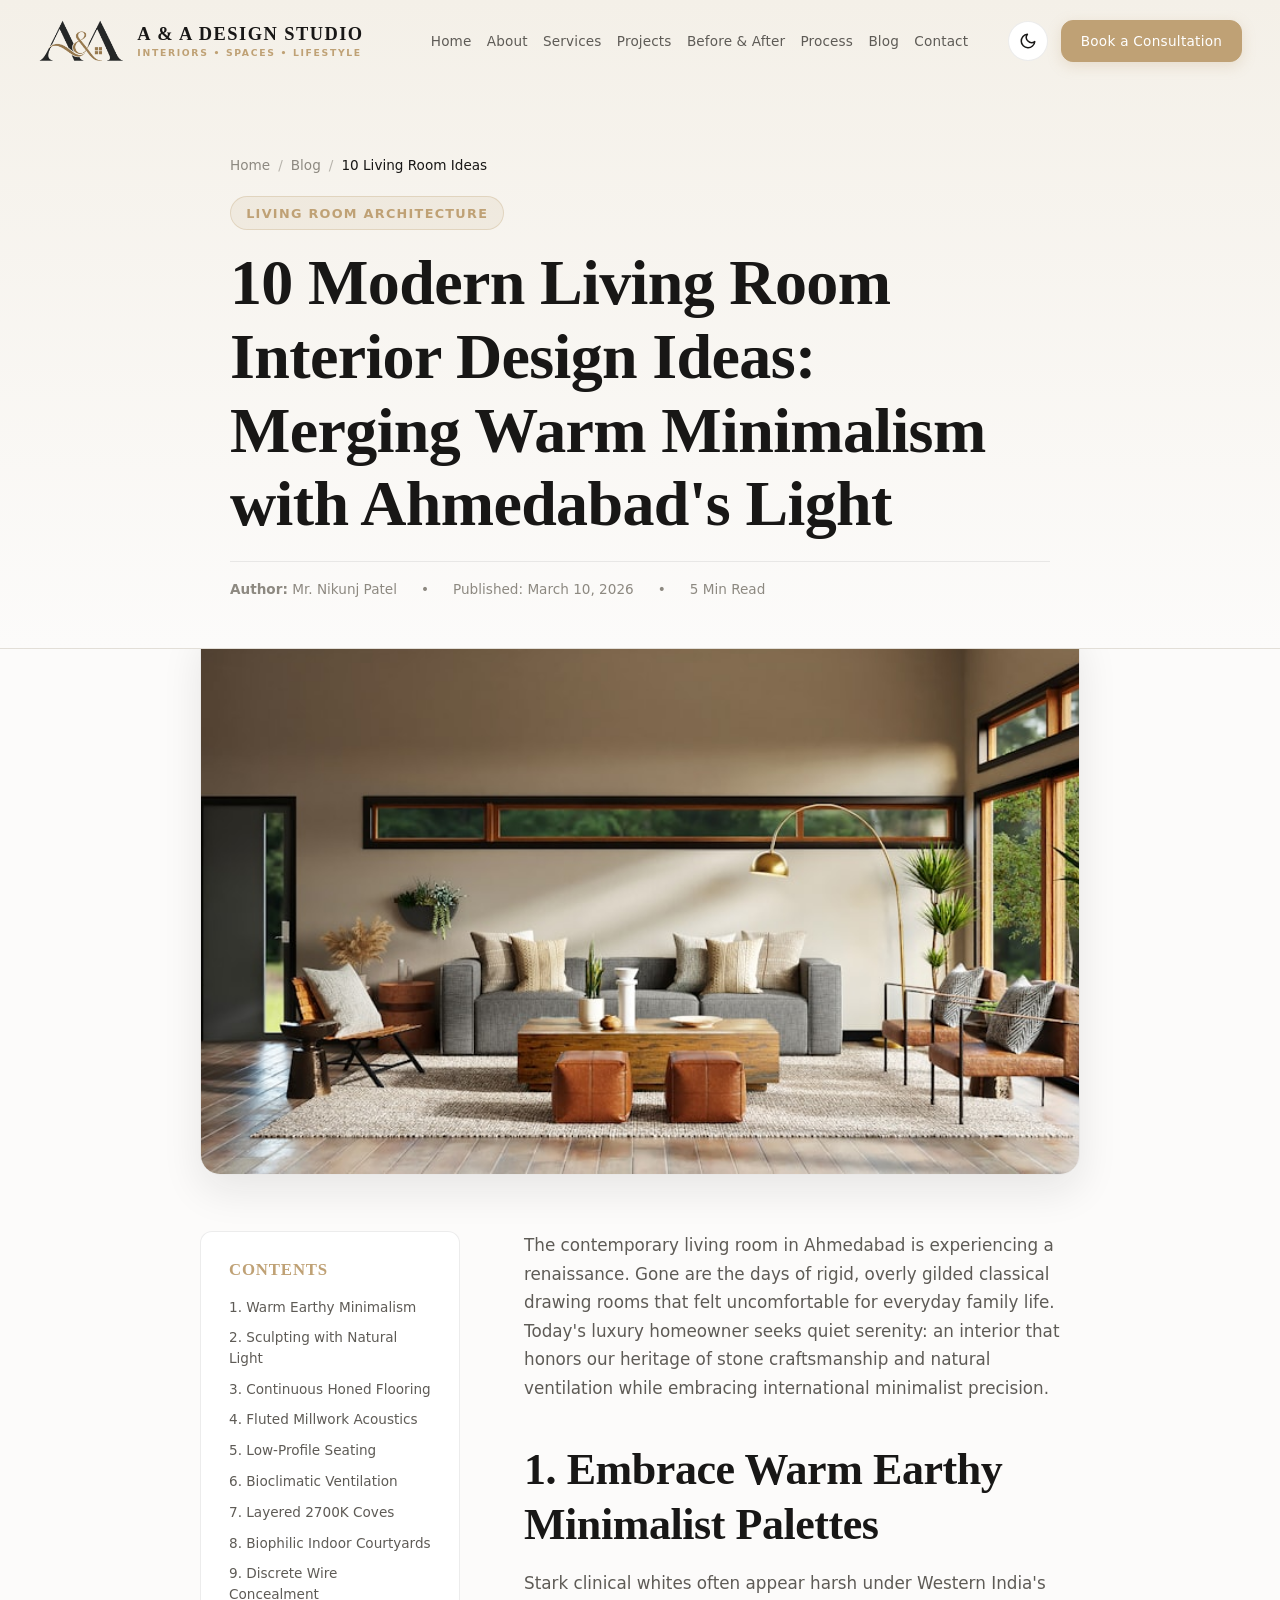
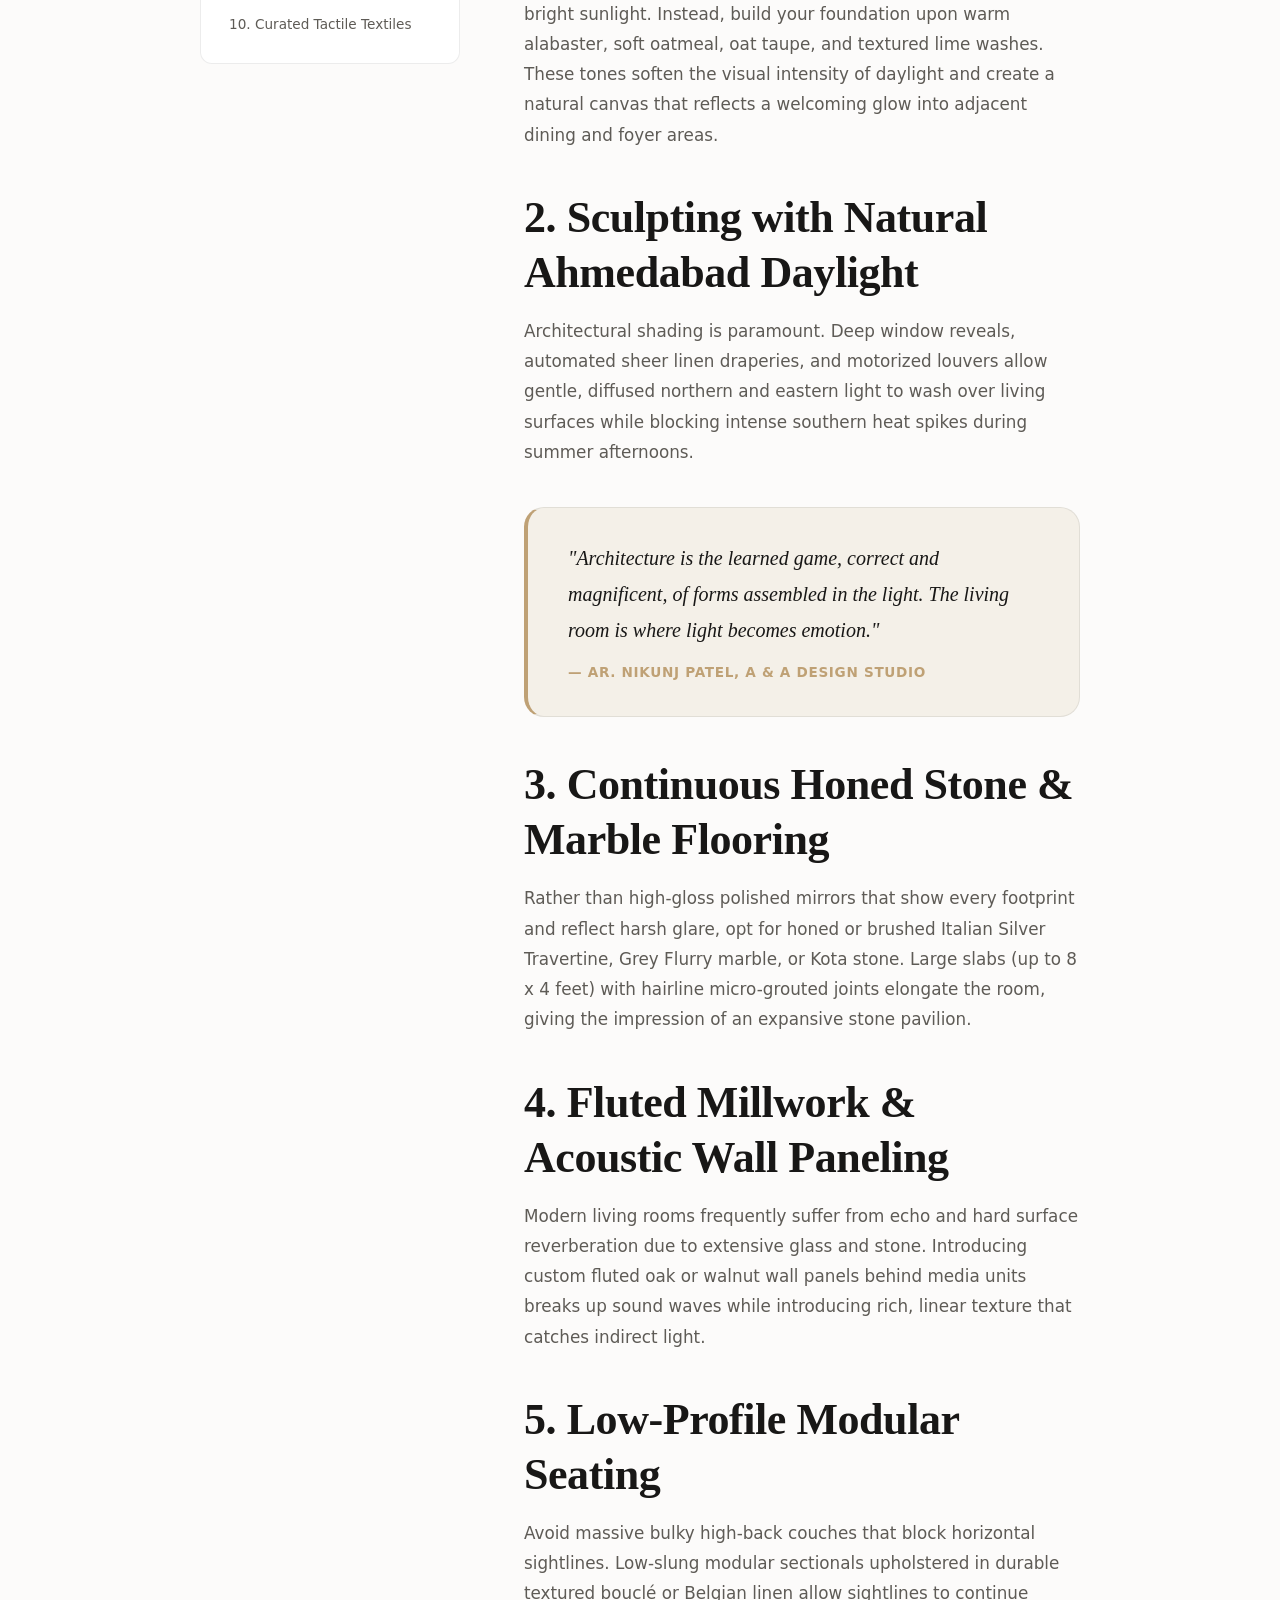
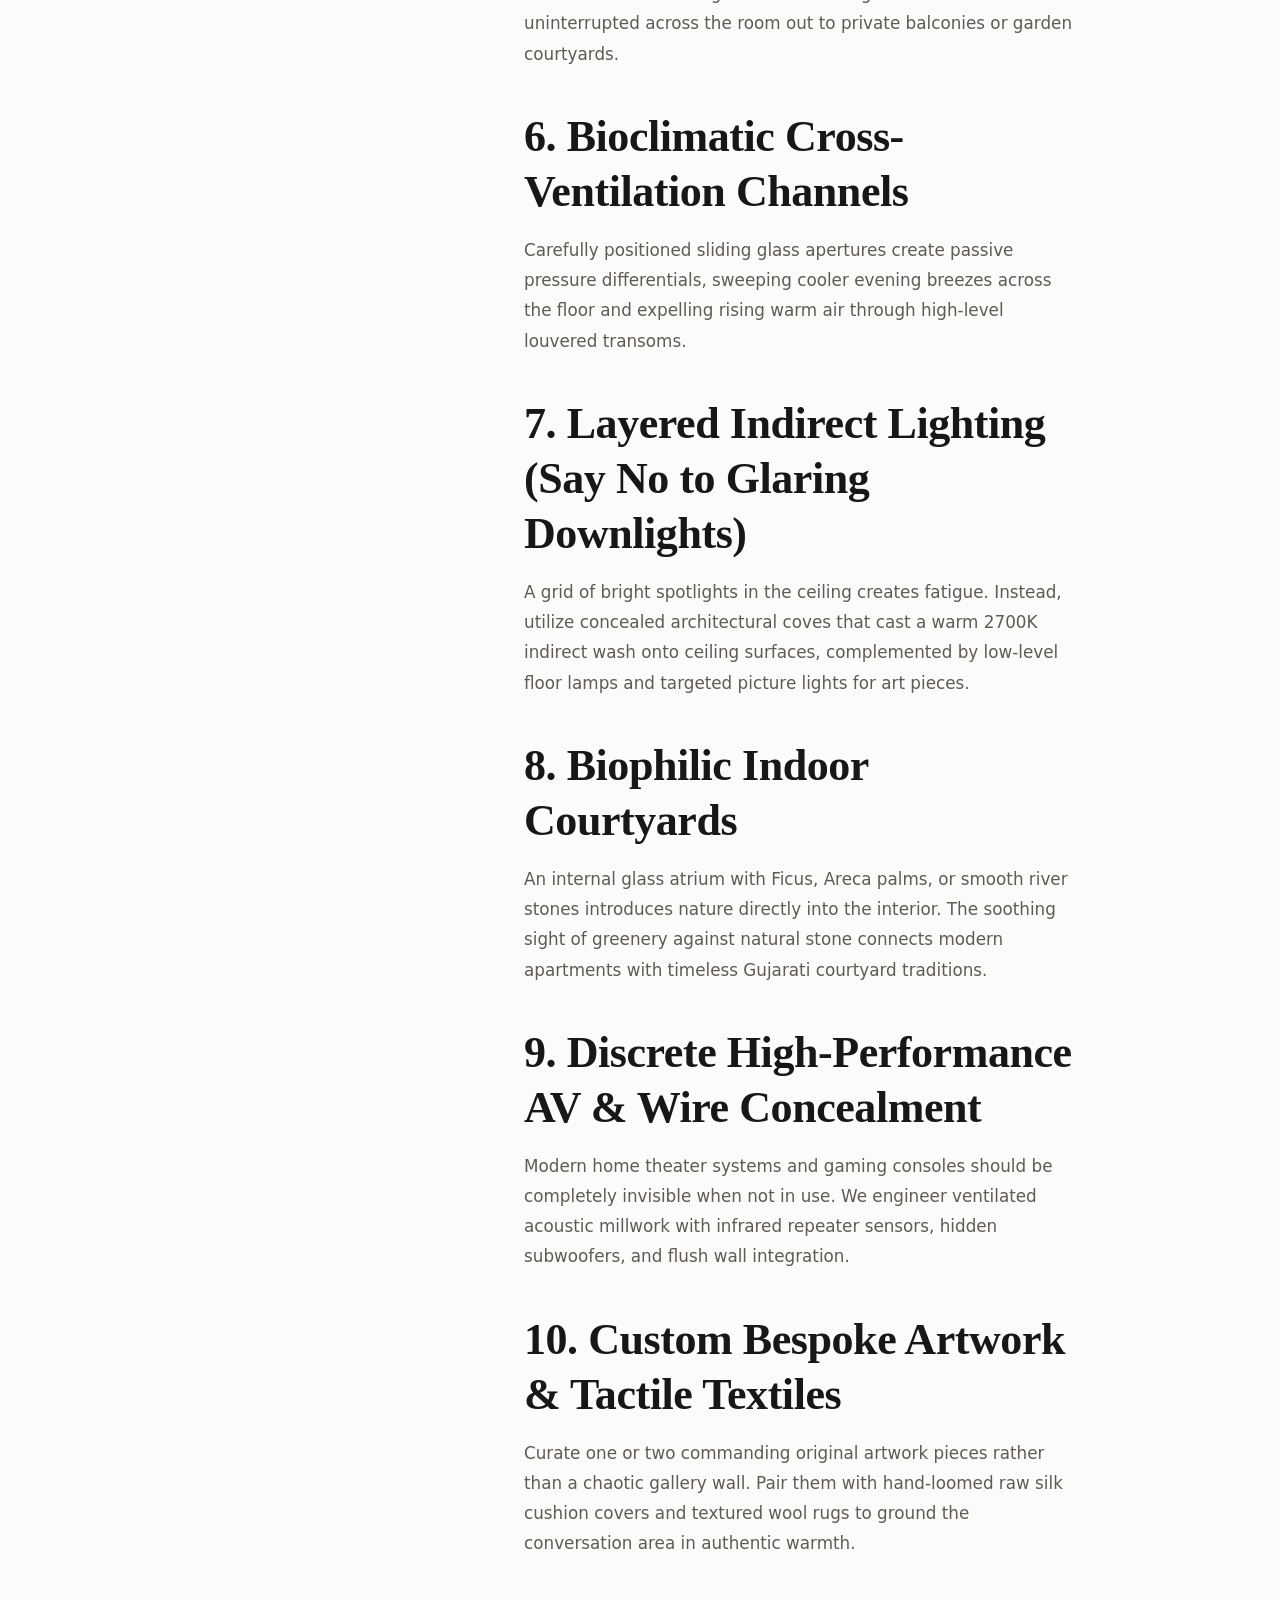
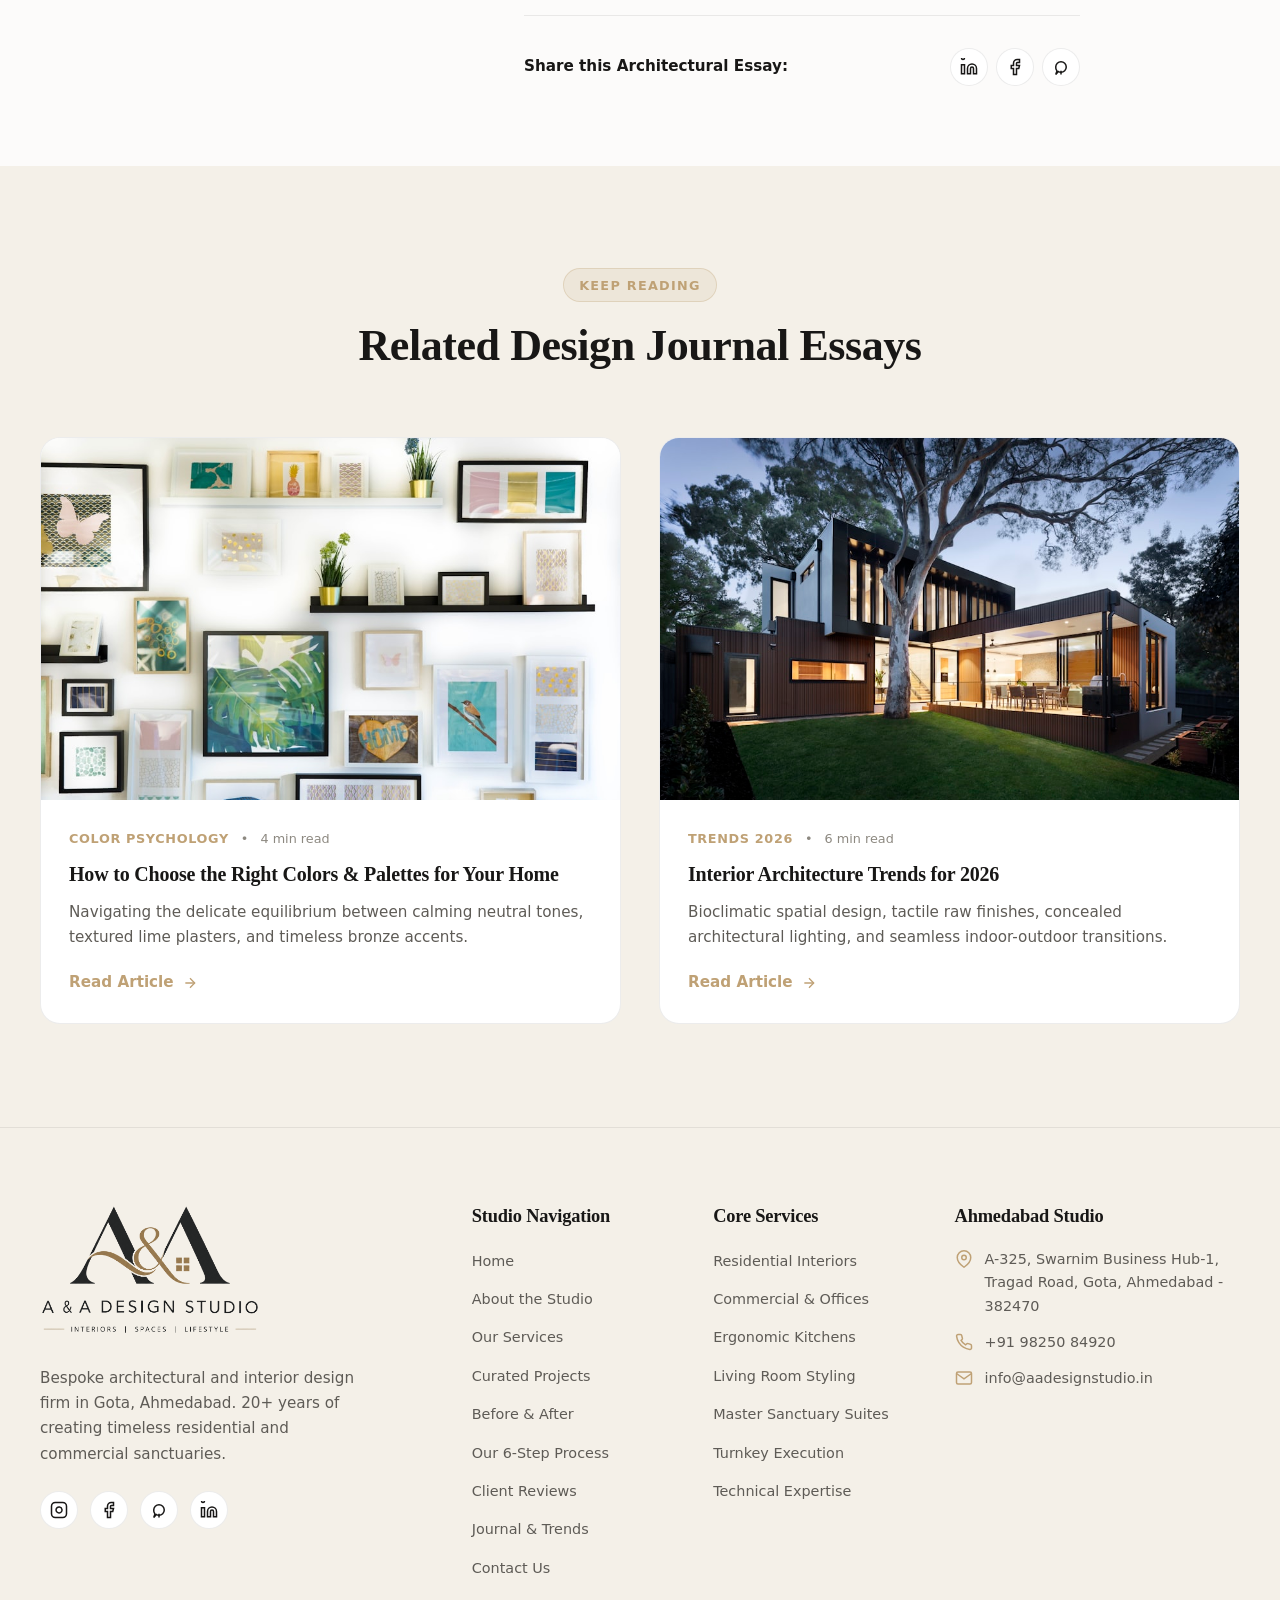
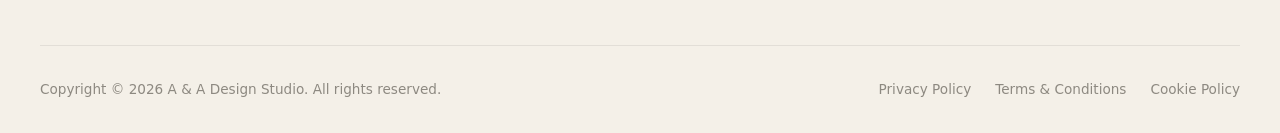
<file: blog-details.html>
﻿<!DOCTYPE html>
<html lang="en" data-theme="light">
<head>
  <meta charset="UTF-8">
  <meta name="viewport" content="width=device-width, initial-scale=1.0">
  <meta http-equiv="X-UA-Compatible" content="ie=edge">
  
  <title>10 Modern Living Room Interior Design Ideas | A & A Design Studio Ahmedabad</title>
  <meta name="description" content="Discover 10 modern living room interior design ideas from A & A Design Studio: merging warm minimalism with Ahmedabad's natural daylight, stone materiality, and acoustic coves.">
  <link rel="canonical" href="https://www.aadesignstudio.in/blog-details.html">

  <meta property="og:type" content="article">
  <meta property="og:url" content="https://www.aadesignstudio.in/blog-details.html">
  <meta property="og:title" content="10 Modern Living Room Interior Design Ideas | A & A Design Studio">
  <meta property="og:description" content="A guide to creating calm, functional, and visually expansive living rooms in Ahmedabad.">
  <meta property="og:image" content="https://www.aadesignstudio.in/images/blog/blog-1.jpg">

  <link rel="icon" type="image/png" href="images/logo/favicon.png">

  <link rel="stylesheet" href="css/style.css">
  <link rel="stylesheet" href="css/animations.css">
  <link rel="stylesheet" href="css/responsive.css">

  <script type="application/ld+json">
  {
    "@context": "https://schema.org",
    "@type": "BlogPosting",
    "headline": "10 Modern Living Room Interior Design Ideas: Merging Warm Minimalism with Ahmedabad's Light",
    "image": "https://www.aadesignstudio.in/images/blog/blog-1.jpg",
    "author": {
      "@type": "Person",
      "name": "Nikunj Patel",
      "jobTitle": "Principal Architect, A & A Design Studio"
    },
    "publisher": {
      "@type": "Organization",
      "name": "A & A Design Studio",
      "logo": {
        "@type": "ImageObject",
        "url": "https://www.aadesignstudio.in/images/hero/hero-main.jpg"
      }
    },
    "datePublished": "2026-03-10",
    "dateModified": "2026-03-10",
    "description": "Architectural principles for creating warm minimalist living rooms suited to Ahmedabad's climate and lifestyle.",
    "breadcrumb": {
      "@type": "BreadcrumbList",
      "itemListElement": [
        { "@type": "ListItem", "position": 1, "name": "Home", "item": "https://www.aadesignstudio.in/" },
        { "@type": "ListItem", "position": 2, "name": "Blog", "item": "https://www.aadesignstudio.in/blog.html" },
        { "@type": "ListItem", "position": 3, "name": "10 Living Room Ideas", "item": "https://www.aadesignstudio.in/blog-details.html" }
      ]
    }
  }
  </script>
</head>
<body>

  <!-- ==================== SITE HEADER ==================== -->
  <header class="site-header" id="site-header">
    <div class="container">
      <div class="nav-inner">
        <a href="index.html" class="brand-logo" aria-label="A & A Design Studio Homepage">
          <div class="brand-logo-mark">
            <img src="images/logo/logo-mark-light.png" alt="A & A Design Studio" class="logo-img logo-img-light" width="82" height="42">
            <img src="images/logo/logo-mark-dark.png" alt="A & A Design Studio" class="logo-img logo-img-dark" width="82" height="42">
          </div>
          <div class="brand-text">
            <span class="brand-name">A &amp; A DESIGN STUDIO</span>
            <span class="brand-tagline">INTERIORS &bull; SPACES &bull; LIFESTYLE</span>
          </div>
        </a>

        <nav class="nav-menu" aria-label="Primary Navigation">
          <a href="index.html" class="nav-link">Home</a>
          <a href="about.html" class="nav-link">About</a>
          <a href="services.html" class="nav-link">Services</a>
          <a href="projects.html" class="nav-link">Projects</a>
          <a href="before-after.html" class="nav-link">Before &amp; After</a>
          <a href="process.html" class="nav-link">Process</a>
          <a href="blog.html" class="nav-link active">Blog</a>
          <a href="contact.html" class="nav-link">Contact</a>
        </nav>

        <div class="nav-actions">
          <button class="theme-toggle-btn" id="theme-toggle" aria-label="Toggle light and dark mode"></button>
          <a href="contact.html" class="btn btn-primary btn-sm">
            <span>Book a Consultation</span>
          </a>
          <button class="mobile-toggle-btn" id="mobile-menu-toggle" aria-label="Open mobile menu" aria-expanded="false">
            <span></span><span></span><span></span>
          </button>
        </div>
      </div>
    </div>
  </header>

  <!-- Mobile Drawer -->
  <div class="mobile-drawer-overlay" id="mobile-overlay"></div>
  <aside class="mobile-drawer" id="mobile-drawer" aria-label="Mobile Navigation Drawer">
    <div>
      <div class="mobile-drawer-brand">
        <a href="index.html" aria-label="A & A Design Studio Homepage">
          <img src="images/logo/logo-light.png" alt="A & A Design Studio" class="drawer-logo-img logo-img-light" width="180" height="106">
          <img src="images/logo/logo-dark.png" alt="A & A Design Studio" class="drawer-logo-img logo-img-dark" width="180" height="106">
        </a>
      </div>
      <nav class="mobile-nav-links">
        <a href="index.html" class="mobile-nav-link">Home</a>
        <a href="about.html" class="mobile-nav-link">About the Studio</a>
        <a href="services.html" class="mobile-nav-link">Design Services</a>
        <a href="projects.html" class="mobile-nav-link">Featured Projects</a>
        <a href="before-after.html" class="mobile-nav-link">Before &amp; After</a>
        <a href="skills.html" class="mobile-nav-link">Skills &amp; Expertise</a>
        <a href="process.html" class="mobile-nav-link">Our 6-Step Process</a>
        <a href="testimonials.html" class="mobile-nav-link">Testimonials</a>
        <a href="blog.html" class="mobile-nav-link active">Journal &amp; Trends</a>
        <a href="contact.html" class="mobile-nav-link">Contact &amp; Studio Map</a>
      </nav>
    </div>
    <div class="mobile-drawer-footer">
      <a href="contact.html" class="btn btn-primary" style="width: 100%;">Schedule Consultation</a>
    </div>
  </aside>

  <!-- ==================== MAIN CONTENT ==================== -->
  <main id="main-content">

    <!-- Article Header -->
    <article class="page-hero" style="padding-bottom: 3rem;">
      <div class="container">
        <div style="max-width: 820px; margin: 0 auto;">
          <nav class="breadcrumbs" aria-label="Breadcrumbs">
            <a href="index.html">Home</a>
            <span class="separator">/</span>
            <a href="blog.html">Blog</a>
            <span class="separator">/</span>
            <span class="current">10 Living Room Ideas</span>
          </nav>
          <div class="badge" style="margin-bottom: 1rem;">Living Room Architecture</div>
          <h1 style="margin-bottom: 1.25rem;">10 Modern Living Room Interior Design Ideas: Merging Warm Minimalism with Ahmedabad's Light</h1>
          <div style="display: flex; align-items: center; gap: 1.5rem; flex-wrap: wrap; color: var(--text-muted); font-size: 0.85rem; padding-top: 1rem; border-top: 1px solid var(--border-color);">
            <span><strong>Author:</strong> Mr. Nikunj Patel</span>
            <span>&bull;</span>
            <time datetime="2026-03-10">Published: March 10, 2026</time>
            <span>&bull;</span>
            <span>5 Min Read</span>
          </div>
        </div>
      </div>
    </article>

    <!-- Featured Image -->
    <div class="container" style="max-width: 960px; margin-top: -1.5rem; margin-bottom: 3.5rem;">
      <div style="border-radius: var(--radius-lg); overflow: hidden; box-shadow: var(--shadow-lg); border: 1px solid var(--border-color); aspect-ratio: 16 / 10;">
        <img 
          src="images/blog/blog-1.jpg" 
          alt="Modern luxury living room interior design in Ahmedabad" 
          width="960" 
          height="600" 
          fetchpriority="high"
          style="width: 100%; height: 100%; object-fit: cover;">
      </div>
    </div>

    <!-- Article Content Layout -->
    <div class="container" style="max-width: 960px;">
      <div style="display: grid; grid-template-columns: 260px 1fr; gap: clamp(2rem, 5vw, 4rem); align-items: start;">

        <!-- Sidebar / Table of Contents -->
        <aside style="position: sticky; top: 100px; background: var(--surface-card); padding: 1.75rem; border-radius: var(--radius-md); border: 1px solid var(--border-color);" aria-label="Table of Contents">
          <h3 style="font-size: 1.05rem; margin-bottom: 1rem; text-transform: uppercase; letter-spacing: 0.05em; color: var(--accent);">Contents</h3>
          <ol style="font-size: 0.85rem; display: flex; flex-direction: column; gap: 0.65rem; color: var(--text-secondary); line-height: 1.5;">
            <li><a href="#toc-1" style="color: var(--text-secondary);">1. Warm Earthy Minimalism</a></li>
            <li><a href="#toc-2" style="color: var(--text-secondary);">2. Sculpting with Natural Light</a></li>
            <li><a href="#toc-3" style="color: var(--text-secondary);">3. Continuous Honed Flooring</a></li>
            <li><a href="#toc-4" style="color: var(--text-secondary);">4. Fluted Millwork Acoustics</a></li>
            <li><a href="#toc-5" style="color: var(--text-secondary);">5. Low-Profile Seating</a></li>
            <li><a href="#toc-6" style="color: var(--text-secondary);">6. Bioclimatic Ventilation</a></li>
            <li><a href="#toc-7" style="color: var(--text-secondary);">7. Layered 2700K Coves</a></li>
            <li><a href="#toc-8" style="color: var(--text-secondary);">8. Biophilic Indoor Courtyards</a></li>
            <li><a href="#toc-9" style="color: var(--text-secondary);">9. Discrete Wire Concealment</a></li>
            <li><a href="#toc-10" style="color: var(--text-secondary);">10. Curated Tactile Textiles</a></li>
          </ol>
        </aside>

        <!-- Main Article Narrative -->
        <div style="font-size: 1.05rem; line-height: 1.8; color: var(--text-primary);">

          <p class="text-lead" style="margin-bottom: 2rem;">
            The contemporary living room in Ahmedabad is experiencing a renaissance. Gone are the days of rigid, overly gilded classical drawing rooms that felt uncomfortable for everyday family life. Today's luxury homeowner seeks quiet serenity: an interior that honors our heritage of stone craftsmanship and natural ventilation while embracing international minimalist precision.
          </p>

          <h2 id="toc-1" style="margin-top: 2.5rem; margin-bottom: 1rem;">1. Embrace Warm Earthy Minimalist Palettes</h2>
          <p>
            Stark clinical whites often appear harsh under Western India's bright sunlight. Instead, build your foundation upon warm alabaster, soft oatmeal, oat taupe, and textured lime washes. These tones soften the visual intensity of daylight and create a natural canvas that reflects a welcoming glow into adjacent dining and foyer areas.
          </p>

          <h2 id="toc-2" style="margin-top: 2.5rem; margin-bottom: 1rem;">2. Sculpting with Natural Ahmedabad Daylight</h2>
          <p>
            Architectural shading is paramount. Deep window reveals, automated sheer linen draperies, and motorized louvers allow gentle, diffused northern and eastern light to wash over living surfaces while blocking intense southern heat spikes during summer afternoons.
          </p>

          <!-- Quote Callout -->
          <div class="card" style="padding: 2rem 2.5rem; margin: 2.5rem 0; border-left: 4px solid var(--accent); background: var(--bg-secondary);">
            <blockquote style="font-family: var(--font-heading); font-size: 1.25rem; font-style: italic; color: var(--text-primary); margin-bottom: 0.75rem;">
              "Architecture is the learned game, correct and magnificent, of forms assembled in the light. The living room is where light becomes emotion."
            </blockquote>
            <span style="font-size: 0.85rem; color: var(--accent); font-weight: 600; text-transform: uppercase; letter-spacing: 0.05em;">&mdash; Ar. Nikunj Patel, A &amp; A Design Studio</span>
          </div>

          <h2 id="toc-3" style="margin-top: 2.5rem; margin-bottom: 1rem;">3. Continuous Honed Stone &amp; Marble Flooring</h2>
          <p>
            Rather than high-gloss polished mirrors that show every footprint and reflect harsh glare, opt for honed or brushed Italian Silver Travertine, Grey Flurry marble, or Kota stone. Large slabs (up to 8 x 4 feet) with hairline micro-grouted joints elongate the room, giving the impression of an expansive stone pavilion.
          </p>

          <h2 id="toc-4" style="margin-top: 2.5rem; margin-bottom: 1rem;">4. Fluted Millwork &amp; Acoustic Wall Paneling</h2>
          <p>
            Modern living rooms frequently suffer from echo and hard surface reverberation due to extensive glass and stone. Introducing custom fluted oak or walnut wall panels behind media units breaks up sound waves while introducing rich, linear texture that catches indirect light.
          </p>

          <h2 id="toc-5" style="margin-top: 2.5rem; margin-bottom: 1rem;">5. Low-Profile Modular Seating</h2>
          <p>
            Avoid massive bulky high-back couches that block horizontal sightlines. Low-slung modular sectionals upholstered in durable textured boucl&eacute; or Belgian linen allow sightlines to continue uninterrupted across the room out to private balconies or garden courtyards.
          </p>

          <h2 id="toc-6" style="margin-top: 2.5rem; margin-bottom: 1rem;">6. Bioclimatic Cross-Ventilation Channels</h2>
          <p>
            Carefully positioned sliding glass apertures create passive pressure differentials, sweeping cooler evening breezes across the floor and expelling rising warm air through high-level louvered transoms.
          </p>

          <h2 id="toc-7" style="margin-top: 2.5rem; margin-bottom: 1rem;">7. Layered Indirect Lighting (Say No to Glaring Downlights)</h2>
          <p>
            A grid of bright spotlights in the ceiling creates fatigue. Instead, utilize concealed architectural coves that cast a warm 2700K indirect wash onto ceiling surfaces, complemented by low-level floor lamps and targeted picture lights for art pieces.
          </p>

          <h2 id="toc-8" style="margin-top: 2.5rem; margin-bottom: 1rem;">8. Biophilic Indoor Courtyards</h2>
          <p>
            An internal glass atrium with Ficus, Areca palms, or smooth river stones introduces nature directly into the interior. The soothing sight of greenery against natural stone connects modern apartments with timeless Gujarati courtyard traditions.
          </p>

          <h2 id="toc-9" style="margin-top: 2.5rem; margin-bottom: 1rem;">9. Discrete High-Performance AV &amp; Wire Concealment</h2>
          <p>
            Modern home theater systems and gaming consoles should be completely invisible when not in use. We engineer ventilated acoustic millwork with infrared repeater sensors, hidden subwoofers, and flush wall integration.
          </p>

          <h2 id="toc-10" style="margin-top: 2.5rem; margin-bottom: 1rem;">10. Custom Bespoke Artwork &amp; Tactile Textiles</h2>
          <p>
            Curate one or two commanding original artwork pieces rather than a chaotic gallery wall. Pair them with hand-loomed raw silk cushion covers and textured wool rugs to ground the conversation area in authentic warmth.
          </p>

          <!-- Social Share Buttons -->
          <div style="margin-top: 3.5rem; padding-top: 2rem; border-top: 1px solid var(--border-color); display: flex; align-items: center; justify-content: space-between; flex-wrap: wrap; gap: 1rem;">
            <strong style="font-size: 0.95rem; color: var(--text-primary);">Share this Architectural Essay:</strong>
            <div style="display: flex; gap: 0.5rem;">
              <a href="https://linkedin.com" target="_blank" rel="noopener noreferrer" class="social-icon-btn" aria-label="Share on LinkedIn"><svg viewBox="0 0 24 24" fill="none" stroke="currentColor" stroke-width="2"><path d="M16 8a6 6 0 0 1 6 6v7h-4v-7a2 2 0 0 0-2-2 2 2 0 0 0-2 2v7h-4v-7a6 6 0 0 1 6-6z"></path><rect x="2" y="9" width="4" height="12"></rect><circle cx="4" r="2"></circle></svg></a>
              <a href="https://facebook.com" target="_blank" rel="noopener noreferrer" class="social-icon-btn" aria-label="Share on Facebook"><svg viewBox="0 0 24 24" fill="none" stroke="currentColor" stroke-width="2"><path d="M18 2h-3a5 5 0 0 0-5 5v3H7v4h3v8h4v-8h3l1-4h-4V7a1 1 0 0 1 1-1h3z"></path></svg></a>
              <a href="https://pinterest.com" target="_blank" rel="noopener noreferrer" class="social-icon-btn" aria-label="Share on Pinterest"><svg viewBox="0 0 24 24" fill="none" stroke="currentColor" stroke-width="2"><line x1="12" y1="17" x2="12" y2="22"></line><path d="M5 12a7 7 0 0 1 14 0c0 3.87-3.13 7-7 7a6.9 6.9 0 0 1-3.5-.94L5 22l1.6-4.8A6.97 6.97 0 0 1 5 12z"></path></svg></a>
            </div>
          </div>

        </div>
      </div>
    </div>

    <!-- Related Articles -->
    <section class="section-padding bg-secondary" style="margin-top: 5rem;">
      <div class="container">
        <div class="section-header text-center reveal">
          <div class="badge">Keep Reading</div>
          <h2>Related Design Journal Essays</h2>
        </div>

        <div class="grid-2">
          <article class="blog-card reveal delay-100">
            <div class="blog-card-image-wrap">
              <img src="images/blog/blog-2.jpg" alt="How to Choose the Right Colors for Your Home" loading="lazy" width="600" height="375" class="blog-card-image">
            </div>
            <div class="blog-card-content">
              <div class="blog-meta">
                <span class="blog-meta-tag">Color Psychology</span>
                <span>&bull;</span>
                <span>4 min read</span>
              </div>
              <h3>How to Choose the Right Colors &amp; Palettes for Your Home</h3>
              <p>Navigating the delicate equilibrium between calming neutral tones, textured lime plasters, and timeless bronze accents.</p>
              <a href="blog.html" class="btn-text">Read Article <svg viewBox="0 0 24 24" fill="none" stroke="currentColor" stroke-width="2"><line x1="5" y1="12" x2="19" y2="12"></line><polyline points="12 5 19 12 12 19"></polyline></svg></a>
            </div>
          </article>

          <article class="blog-card reveal delay-200">
            <div class="blog-card-image-wrap">
              <img src="images/blog/blog-3.jpg" alt="Interior Architecture Trends for 2026" loading="lazy" width="600" height="375" class="blog-card-image">
            </div>
            <div class="blog-card-content">
              <div class="blog-meta">
                <span class="blog-meta-tag">Trends 2026</span>
                <span>&bull;</span>
                <span>6 min read</span>
              </div>
              <h3>Interior Architecture Trends for 2026</h3>
              <p>Bioclimatic spatial design, tactile raw finishes, concealed architectural lighting, and seamless indoor-outdoor transitions.</p>
              <a href="blog.html" class="btn-text">Read Article <svg viewBox="0 0 24 24" fill="none" stroke="currentColor" stroke-width="2"><line x1="5" y1="12" x2="19" y2="12"></line><polyline points="12 5 19 12 12 19"></polyline></svg></a>
            </div>
          </article>
        </div>
      </div>
    </section>

  </main>

  <!-- ==================== FOOTER ==================== -->
  <footer class="site-footer">
    <div class="container">
      <div class="footer-top">
        <div class="footer-brand">
          <a href="index.html" class="footer-brand-logo" aria-label="A & A Design Studio Homepage">
            <img src="images/logo/logo-light.png" alt="A & A Design Studio - Interiors | Spaces | Lifestyle" class="footer-logo-img logo-img-light" width="220" height="129">
            <img src="images/logo/logo-dark.png" alt="A & A Design Studio - Interiors | Spaces | Lifestyle" class="footer-logo-img logo-img-dark" width="220" height="129">
          </a>
          <p>Bespoke architectural and interior design firm in Gota, Ahmedabad. 20+ years of creating timeless residential and commercial sanctuaries.</p>
          <div class="footer-social-links">
            <a href="https://instagram.com" class="social-icon-btn" aria-label="Instagram" target="_blank" rel="noopener noreferrer"><svg viewBox="0 0 24 24" fill="none" stroke="currentColor" stroke-width="2"><rect x="2" y="2" width="20" height="20" rx="5" ry="5"></rect><path d="M16 11.37A4 4 0 1 1 12.63 8 4 4 0 0 1 16 11.37z"></path><line x1="17.5" y1="6.5" x2="17.51" y2="6.5"></line></svg></a>
            <a href="https://facebook.com" class="social-icon-btn" aria-label="Facebook" target="_blank" rel="noopener noreferrer"><svg viewBox="0 0 24 24" fill="none" stroke="currentColor" stroke-width="2"><path d="M18 2h-3a5 5 0 0 0-5 5v3H7v4h3v8h4v-8h3l1-4h-4V7a1 1 0 0 1 1-1h3z"></path></svg></a>
            <a href="https://pinterest.com" class="social-icon-btn" aria-label="Pinterest" target="_blank" rel="noopener noreferrer"><svg viewBox="0 0 24 24" fill="none" stroke="currentColor" stroke-width="2"><line x1="12" y1="17" x2="12" y2="22"></line><path d="M5 12a7 7 0 0 1 14 0c0 3.87-3.13 7-7 7a6.9 6.9 0 0 1-3.5-.94L5 22l1.6-4.8A6.97 6.97 0 0 1 5 12z"></path></svg></a>
            <a href="https://linkedin.com" class="social-icon-btn" aria-label="LinkedIn" target="_blank" rel="noopener noreferrer"><svg viewBox="0 0 24 24" fill="none" stroke="currentColor" stroke-width="2"><path d="M16 8a6 6 0 0 1 6 6v7h-4v-7a2 2 0 0 0-2-2 2 2 0 0 0-2 2v7h-4v-7a6 6 0 0 1 6-6z"></path><rect x="2" y="9" width="4" height="12"></rect><circle cx="4" r="2"></circle></svg></a>
          </div>
        </div>

        <div>
          <h3 class="footer-heading">Studio Navigation</h3>
          <ul class="footer-links">
            <li><a href="index.html">Home</a></li>
            <li><a href="about.html">About the Studio</a></li>
            <li><a href="services.html">Our Services</a></li>
            <li><a href="projects.html">Curated Projects</a></li>
            <li><a href="before-after.html">Before &amp; After</a></li>
            <li><a href="process.html">Our 6-Step Process</a></li>
            <li><a href="testimonials.html">Client Reviews</a></li>
            <li><a href="blog.html">Journal &amp; Trends</a></li>
            <li><a href="contact.html">Contact Us</a></li>
          </ul>
        </div>

        <div>
          <h3 class="footer-heading">Core Services</h3>
          <ul class="footer-links">
            <li><a href="services.html#residential">Residential Interiors</a></li>
            <li><a href="services.html#commercial">Commercial &amp; Offices</a></li>
            <li><a href="services.html#kitchens">Ergonomic Kitchens</a></li>
            <li><a href="services.html#living-rooms">Living Room Styling</a></li>
            <li><a href="services.html#bedrooms">Master Sanctuary Suites</a></li>
            <li><a href="services.html#turnkey">Turnkey Execution</a></li>
            <li><a href="skills.html">Technical Expertise</a></li>
          </ul>
        </div>

        <div>
          <h3 class="footer-heading">Ahmedabad Studio</h3>
          <div class="footer-contact-item">
            <svg viewBox="0 0 24 24" fill="none" stroke="currentColor" stroke-width="2"><path d="M21 10c0 7-9 13-9 13s-9-6-9-13a9 9 0 0 1 18 0z"></path><circle cx="12" cy="10" r="3"></circle></svg>
            <span>A-325, Swarnim Business Hub-1, Tragad Road, Gota, Ahmedabad - 382470</span>
          </div>
          <div class="footer-contact-item">
            <svg viewBox="0 0 24 24" fill="none" stroke="currentColor" stroke-width="2"><path d="M22 16.92v3a2 2 0 0 1-2.18 2 19.79 19.79 0 0 1-8.63-3.07 19.5 19.5 0 0 1-6-6 19.79 19.79 0 0 1-3.07-8.67A2 2 0 0 1 4.11 2h3a2 2 0 0 1 2 1.72 12.84 12.84 0 0 0 .7 2.81 2 2 0 0 1-.45 2.11L8.09 9.91a16 16 0 0 0 6 6l1.27-1.27a2 2 0 0 1 2.11-.45 12.84 12.84 0 0 0 2.81.7A2 2 0 0 1 22 16.92z"></path></svg>
            <span>+91 98250 84920</span>
          </div>
          <div class="footer-contact-item">
            <svg viewBox="0 0 24 24" fill="none" stroke="currentColor" stroke-width="2"><path d="M4 4h16c1.1 0 2 .9 2 2v12c0 1.1-.9 2-2 2H4c-1.1 0-2-.9-2-2V6c0-1.1.9-2 2-2z"></path><polyline points="22,6 12,13 2,6"></polyline></svg>
            <span>info@aadesignstudio.in</span>
          </div>
        </div>
      </div>

      <div class="footer-bottom">
        <div>Copyright &copy; 2026 A &amp; A Design Studio. All rights reserved.</div>
        <div class="footer-legal-links">
          <a href="privacy-policy.html">Privacy Policy</a>
          <a href="terms.html">Terms &amp; Conditions</a>
          <a href="cookies.html">Cookie Policy</a>
        </div>
      </div>
    </div>
  </footer>

  <button class="back-to-top-btn" id="back-to-top" aria-label="Scroll back to top">
    <svg viewBox="0 0 24 24" fill="none" stroke="currentColor" stroke-width="2.5"><line x1="12" y1="19" x2="12" y2="5"></line><polyline points="5 12 12 5 19 12"></polyline></svg>
  </button>

  <script src="js/theme.js"></script>
  <script src="js/navigation.js"></script>
  <script src="js/animations.js"></script>
  <script src="js/main.js"></script>
</body>
</html>
</file>
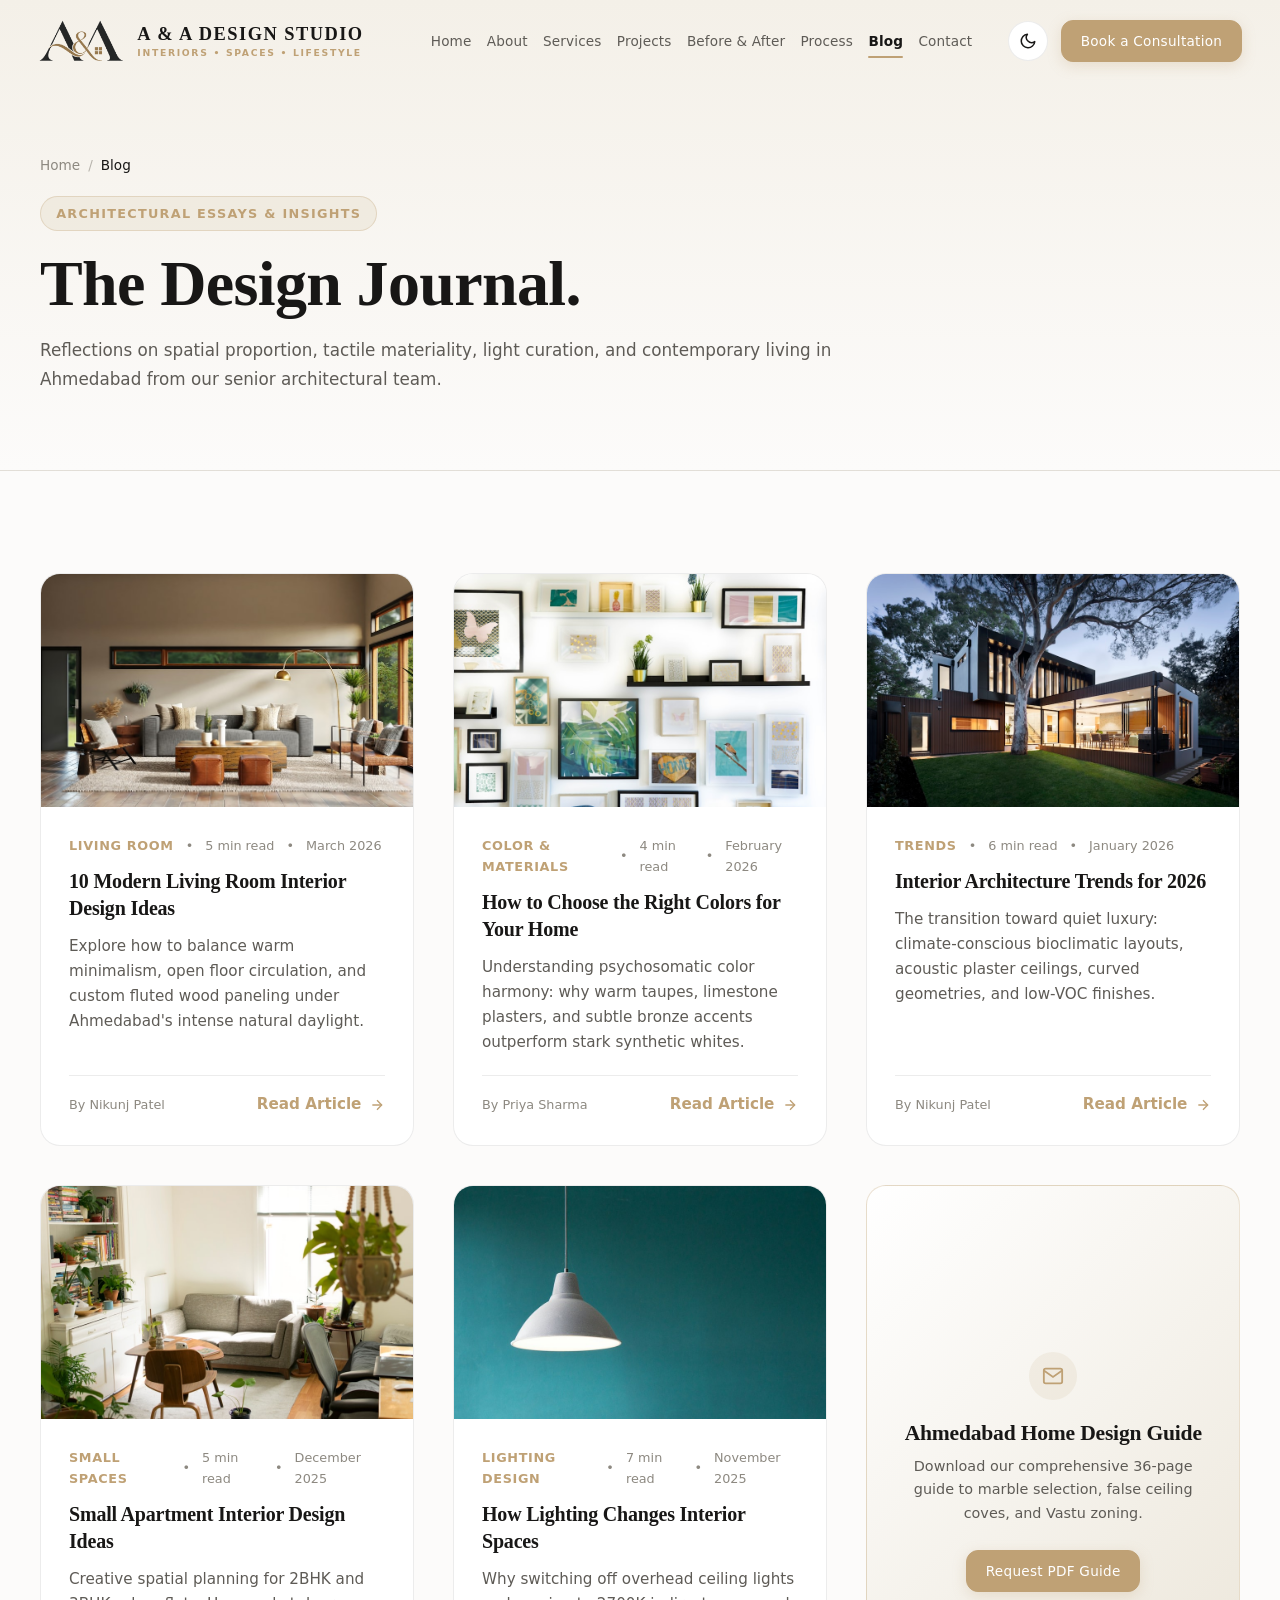
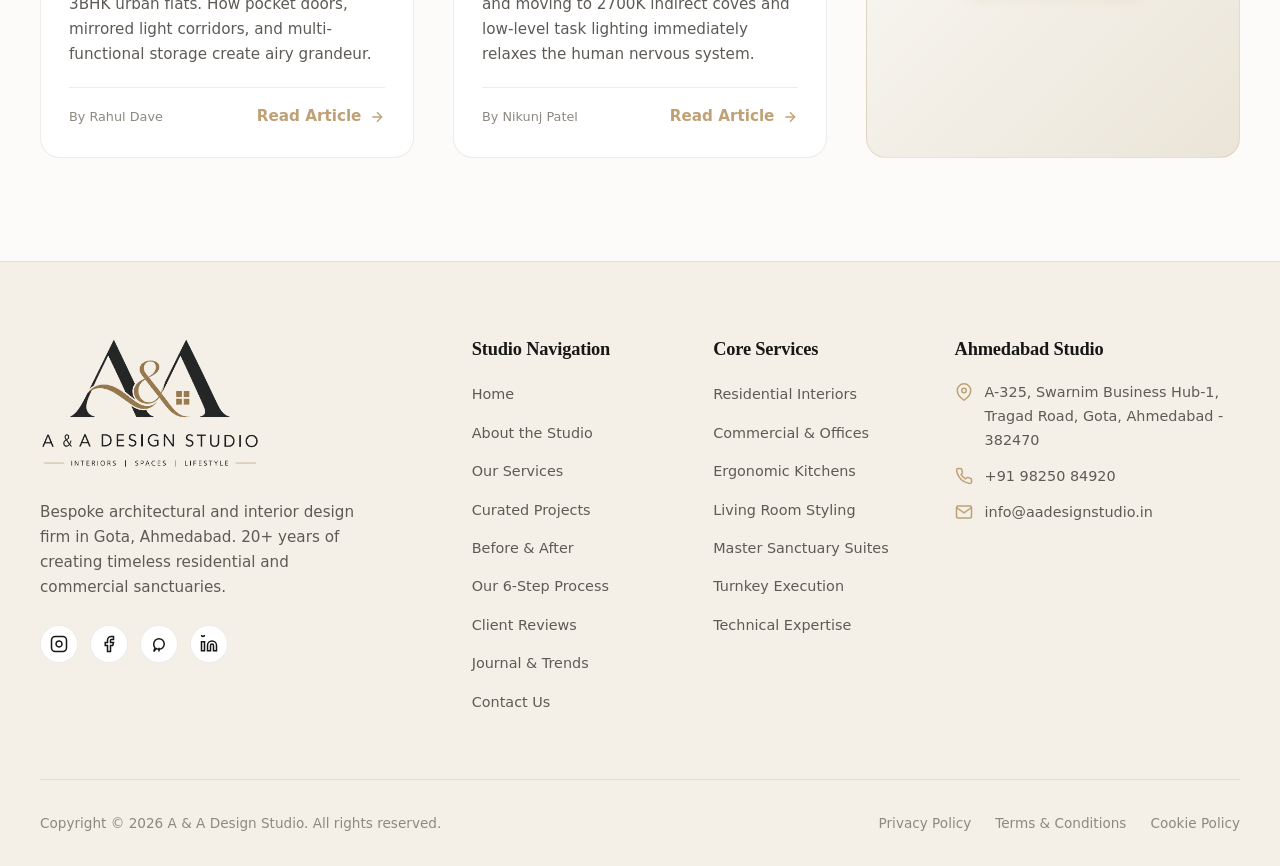
<file: blog.html>
﻿<!DOCTYPE html>
<html lang="en" data-theme="light">
<head>
  <meta charset="UTF-8">
  <meta name="viewport" content="width=device-width, initial-scale=1.0">
  <meta http-equiv="X-UA-Compatible" content="ie=edge">
  
  <title>Interior Design Journal & Trends | A & A Design Studio Ahmedabad</title>
  <meta name="description" content="Read expert interior design articles, home styling guides, color psychology insights, and architectural trends from A & A Design Studio in Ahmedabad.">
  <link rel="canonical" href="https://www.aadesignstudio.in/blog.html">

  <meta property="og:type" content="website">
  <meta property="og:url" content="https://www.aadesignstudio.in/blog.html">
  <meta property="og:title" content="Interior Design Journal & Trends | A & A Design Studio">
  <meta property="og:description" content="Expert essays on modern living room interiors, material palettes, and architectural lighting in Ahmedabad.">
  <meta property="og:image" content="https://www.aadesignstudio.in/images/blog/blog-1.jpg">

  <link rel="icon" type="image/png" href="images/logo/favicon.png">

  <link rel="stylesheet" href="css/style.css">
  <link rel="stylesheet" href="css/animations.css">
  <link rel="stylesheet" href="css/responsive.css">

  <script type="application/ld+json">
  {
    "@context": "https://schema.org",
    "@type": "Blog",
    "name": "A & A Design Studio Journal",
    "description": "Architectural essays, interior styling ideas, and trends from Ahmedabad.",
    "breadcrumb": {
      "@type": "BreadcrumbList",
      "itemListElement": [
        { "@type": "ListItem", "position": 1, "name": "Home", "item": "https://www.aadesignstudio.in/" },
        { "@type": "ListItem", "position": 2, "name": "Blog", "item": "https://www.aadesignstudio.in/blog.html" }
      ]
    }
  }
  </script>
</head>
<body>

  <!-- ==================== SITE HEADER ==================== -->
  <header class="site-header" id="site-header">
    <div class="container">
      <div class="nav-inner">
        <a href="index.html" class="brand-logo" aria-label="A & A Design Studio Homepage">
          <div class="brand-logo-mark">
            <img src="images/logo/logo-mark-light.png" alt="A & A Design Studio" class="logo-img logo-img-light" width="82" height="42">
            <img src="images/logo/logo-mark-dark.png" alt="A & A Design Studio" class="logo-img logo-img-dark" width="82" height="42">
          </div>
          <div class="brand-text">
            <span class="brand-name">A &amp; A DESIGN STUDIO</span>
            <span class="brand-tagline">INTERIORS &bull; SPACES &bull; LIFESTYLE</span>
          </div>
        </a>

        <nav class="nav-menu" aria-label="Primary Navigation">
          <a href="index.html" class="nav-link">Home</a>
          <a href="about.html" class="nav-link">About</a>
          <a href="services.html" class="nav-link">Services</a>
          <a href="projects.html" class="nav-link">Projects</a>
          <a href="before-after.html" class="nav-link">Before &amp; After</a>
          <a href="process.html" class="nav-link">Process</a>
          <a href="blog.html" class="nav-link active">Blog</a>
          <a href="contact.html" class="nav-link">Contact</a>
        </nav>

        <div class="nav-actions">
          <button class="theme-toggle-btn" id="theme-toggle" aria-label="Toggle light and dark mode"></button>
          <a href="contact.html" class="btn btn-primary btn-sm">
            <span>Book a Consultation</span>
          </a>
          <button class="mobile-toggle-btn" id="mobile-menu-toggle" aria-label="Open mobile menu" aria-expanded="false">
            <span></span><span></span><span></span>
          </button>
        </div>
      </div>
    </div>
  </header>

  <!-- Mobile Drawer -->
  <div class="mobile-drawer-overlay" id="mobile-overlay"></div>
  <aside class="mobile-drawer" id="mobile-drawer" aria-label="Mobile Navigation Drawer">
    <div>
      <div class="mobile-drawer-brand">
        <a href="index.html" aria-label="A & A Design Studio Homepage">
          <img src="images/logo/logo-light.png" alt="A & A Design Studio" class="drawer-logo-img logo-img-light" width="180" height="106">
          <img src="images/logo/logo-dark.png" alt="A & A Design Studio" class="drawer-logo-img logo-img-dark" width="180" height="106">
        </a>
      </div>
      <nav class="mobile-nav-links">
        <a href="index.html" class="mobile-nav-link">Home</a>
        <a href="about.html" class="mobile-nav-link">About the Studio</a>
        <a href="services.html" class="mobile-nav-link">Design Services</a>
        <a href="projects.html" class="mobile-nav-link">Featured Projects</a>
        <a href="before-after.html" class="mobile-nav-link">Before &amp; After</a>
        <a href="skills.html" class="mobile-nav-link">Skills &amp; Expertise</a>
        <a href="process.html" class="mobile-nav-link">Our 6-Step Process</a>
        <a href="testimonials.html" class="mobile-nav-link">Testimonials</a>
        <a href="blog.html" class="mobile-nav-link active">Journal &amp; Trends</a>
        <a href="contact.html" class="mobile-nav-link">Contact &amp; Studio Map</a>
      </nav>
    </div>
    <div class="mobile-drawer-footer">
      <a href="contact.html" class="btn btn-primary" style="width: 100%;">Schedule Consultation</a>
    </div>
  </aside>

  <!-- ==================== MAIN CONTENT ==================== -->
  <main id="main-content">

    <!-- Hero Header -->
    <section class="page-hero">
      <div class="container">
        <div class="page-hero-inner reveal">
          <nav class="breadcrumbs" aria-label="Breadcrumbs">
            <a href="index.html">Home</a>
            <span class="separator">/</span>
            <span class="current">Blog</span>
          </nav>
          <div class="badge" style="margin-bottom: 1rem;">Architectural Essays &amp; Insights</div>
          <h1>The Design Journal.</h1>
          <p class="text-lead">
            Reflections on spatial proportion, tactile materiality, light curation, and contemporary living in Ahmedabad from our senior architectural team.
          </p>
        </div>
      </div>
    </section>

    <!-- Blog Grid -->
    <section class="section-padding">
      <div class="container">
        <div class="grid-3">

          <!-- Article 1 -->
          <article class="blog-card reveal delay-100">
            <div class="blog-card-image-wrap">
              <img 
                src="images/blog/blog-1.jpg" 
                alt="10 Modern Living Room Interior Design Ideas in Ahmedabad" 
                loading="lazy" 
                width="600" 
                height="375"
                class="blog-card-image">
            </div>
            <div class="blog-card-content">
              <div class="blog-meta">
                <span class="blog-meta-tag">Living Room</span>
                <span>&bull;</span>
                <span>5 min read</span>
                <span>&bull;</span>
                <time datetime="2026-03-10">March 2026</time>
              </div>
              <h3>10 Modern Living Room Interior Design Ideas</h3>
              <p>Explore how to balance warm minimalism, open floor circulation, and custom fluted wood paneling under Ahmedabad's intense natural daylight.</p>
              <div style="margin-top: auto; padding-top: 1rem; border-top: 1px solid var(--border-color); display: flex; justify-content: space-between; align-items: center;">
                <span style="font-size: 0.8rem; color: var(--text-muted);">By Nikunj Patel</span>
                <a href="blog-details.html" class="btn-text">Read Article <svg viewBox="0 0 24 24" fill="none" stroke="currentColor" stroke-width="2"><line x1="5" y1="12" x2="19" y2="12"></line><polyline points="12 5 19 12 12 19"></polyline></svg></a>
              </div>
            </div>
          </article>

          <!-- Article 2 -->
          <article class="blog-card reveal delay-200">
            <div class="blog-card-image-wrap">
              <img 
                src="images/blog/blog-2.jpg" 
                alt="How to Choose the Right Colors for Your Home" 
                loading="lazy" 
                width="600" 
                height="375"
                class="blog-card-image">
            </div>
            <div class="blog-card-content">
              <div class="blog-meta">
                <span class="blog-meta-tag">Color &amp; Materials</span>
                <span>&bull;</span>
                <span>4 min read</span>
                <span>&bull;</span>
                <time datetime="2026-02-24">February 2026</time>
              </div>
              <h3>How to Choose the Right Colors for Your Home</h3>
              <p>Understanding psychosomatic color harmony: why warm taupes, limestone plasters, and subtle bronze accents outperform stark synthetic whites.</p>
              <div style="margin-top: auto; padding-top: 1rem; border-top: 1px solid var(--border-color); display: flex; justify-content: space-between; align-items: center;">
                <span style="font-size: 0.8rem; color: var(--text-muted);">By Priya Sharma</span>
                <a href="blog-details.html" class="btn-text">Read Article <svg viewBox="0 0 24 24" fill="none" stroke="currentColor" stroke-width="2"><line x1="5" y1="12" x2="19" y2="12"></line><polyline points="12 5 19 12 12 19"></polyline></svg></a>
              </div>
            </div>
          </article>

          <!-- Article 3 -->
          <article class="blog-card reveal delay-300">
            <div class="blog-card-image-wrap">
              <img 
                src="images/blog/blog-3.jpg" 
                alt="Interior Design Trends for 2026" 
                loading="lazy" 
                width="600" 
                height="375"
                class="blog-card-image">
            </div>
            <div class="blog-card-content">
              <div class="blog-meta">
                <span class="blog-meta-tag">Trends</span>
                <span>&bull;</span>
                <span>6 min read</span>
                <span>&bull;</span>
                <time datetime="2026-01-18">January 2026</time>
              </div>
              <h3>Interior Architecture Trends for 2026</h3>
              <p>The transition toward quiet luxury: climate-conscious bioclimatic layouts, acoustic plaster ceilings, curved geometries, and low-VOC finishes.</p>
              <div style="margin-top: auto; padding-top: 1rem; border-top: 1px solid var(--border-color); display: flex; justify-content: space-between; align-items: center;">
                <span style="font-size: 0.8rem; color: var(--text-muted);">By Nikunj Patel</span>
                <a href="blog-details.html" class="btn-text">Read Article <svg viewBox="0 0 24 24" fill="none" stroke="currentColor" stroke-width="2"><line x1="5" y1="12" x2="19" y2="12"></line><polyline points="12 5 19 12 12 19"></polyline></svg></a>
              </div>
            </div>
          </article>

          <!-- Article 4 -->
          <article class="blog-card reveal delay-100">
            <div class="blog-card-image-wrap">
              <img 
                src="images/blog/blog-4.jpg" 
                alt="Small Apartment Interior Design Ideas in Ahmedabad" 
                loading="lazy" 
                width="600" 
                height="375"
                class="blog-card-image">
            </div>
            <div class="blog-card-content">
              <div class="blog-meta">
                <span class="blog-meta-tag">Small Spaces</span>
                <span>&bull;</span>
                <span>5 min read</span>
                <span>&bull;</span>
                <time datetime="2025-12-05">December 2025</time>
              </div>
              <h3>Small Apartment Interior Design Ideas</h3>
              <p>Creative spatial planning for 2BHK and 3BHK urban flats. How pocket doors, mirrored light corridors, and multi-functional storage create airy grandeur.</p>
              <div style="margin-top: auto; padding-top: 1rem; border-top: 1px solid var(--border-color); display: flex; justify-content: space-between; align-items: center;">
                <span style="font-size: 0.8rem; color: var(--text-muted);">By Rahul Dave</span>
                <a href="blog-details.html" class="btn-text">Read Article <svg viewBox="0 0 24 24" fill="none" stroke="currentColor" stroke-width="2"><line x1="5" y1="12" x2="19" y2="12"></line><polyline points="12 5 19 12 12 19"></polyline></svg></a>
              </div>
            </div>
          </article>

          <!-- Article 5 -->
          <article class="blog-card reveal delay-200">
            <div class="blog-card-image-wrap">
              <img 
                src="images/blog/blog-5.jpg" 
                alt="How Architectural Lighting Changes Interior Spaces" 
                loading="lazy" 
                width="600" 
                height="375"
                class="blog-card-image">
            </div>
            <div class="blog-card-content">
              <div class="blog-meta">
                <span class="blog-meta-tag">Lighting Design</span>
                <span>&bull;</span>
                <span>7 min read</span>
                <span>&bull;</span>
                <time datetime="2025-11-12">November 2025</time>
              </div>
              <h3>How Lighting Changes Interior Spaces</h3>
              <p>Why switching off overhead ceiling lights and moving to 2700K indirect coves and low-level task lighting immediately relaxes the human nervous system.</p>
              <div style="margin-top: auto; padding-top: 1rem; border-top: 1px solid var(--border-color); display: flex; justify-content: space-between; align-items: center;">
                <span style="font-size: 0.8rem; color: var(--text-muted);">By Nikunj Patel</span>
                <a href="blog-details.html" class="btn-text">Read Article <svg viewBox="0 0 24 24" fill="none" stroke="currentColor" stroke-width="2"><line x1="5" y1="12" x2="19" y2="12"></line><polyline points="12 5 19 12 12 19"></polyline></svg></a>
              </div>
            </div>
          </article>

          <!-- Article 6: Newsletter / Free Design Guide Card -->
          <div class="card reveal delay-300" style="padding: 2.25rem; background: linear-gradient(135deg, var(--surface-card) 0%, var(--bg-tertiary) 100%); display: flex; flex-direction: column; justify-content: center; text-align: center; border-color: var(--accent-border);">
            <div style="width: 48px; height: 48px; border-radius: var(--radius-full); background: var(--accent-light); color: var(--accent); display: flex; align-items: center; justify-content: center; margin: 0 auto 1.25rem;">
              <svg width="22" height="22" viewBox="0 0 24 24" fill="none" stroke="currentColor" stroke-width="2"><path d="M4 4h16c1.1 0 2 .9 2 2v12c0 1.1-.9 2-2 2H4c-1.1 0-2-.9-2-2V6c0-1.1.9-2 2-2z"></path><polyline points="22,6 12,13 2,6"></polyline></svg>
            </div>
            <h3 style="font-size: 1.35rem; margin-bottom: 0.5rem;">Ahmedabad Home Design Guide</h3>
            <p style="font-size: 0.9rem; margin-bottom: 1.5rem;">Download our comprehensive 36-page guide to marble selection, false ceiling coves, and Vastu zoning.</p>
            <a href="contact.html" class="btn btn-primary btn-sm" style="margin: 0 auto;">Request PDF Guide</a>
          </div>

        </div>
      </div>
    </section>

  </main>

  <!-- ==================== FOOTER ==================== -->
  <footer class="site-footer">
    <div class="container">
      <div class="footer-top">
        <div class="footer-brand">
          <a href="index.html" class="footer-brand-logo" aria-label="A & A Design Studio Homepage">
            <img src="images/logo/logo-light.png" alt="A & A Design Studio - Interiors | Spaces | Lifestyle" class="footer-logo-img logo-img-light" width="220" height="129">
            <img src="images/logo/logo-dark.png" alt="A & A Design Studio - Interiors | Spaces | Lifestyle" class="footer-logo-img logo-img-dark" width="220" height="129">
          </a>
          <p>Bespoke architectural and interior design firm in Gota, Ahmedabad. 20+ years of creating timeless residential and commercial sanctuaries.</p>
          <div class="footer-social-links">
            <a href="https://instagram.com" class="social-icon-btn" aria-label="Instagram" target="_blank" rel="noopener noreferrer"><svg viewBox="0 0 24 24" fill="none" stroke="currentColor" stroke-width="2"><rect x="2" y="2" width="20" height="20" rx="5" ry="5"></rect><path d="M16 11.37A4 4 0 1 1 12.63 8 4 4 0 0 1 16 11.37z"></path><line x1="17.5" y1="6.5" x2="17.51" y2="6.5"></line></svg></a>
            <a href="https://facebook.com" class="social-icon-btn" aria-label="Facebook" target="_blank" rel="noopener noreferrer"><svg viewBox="0 0 24 24" fill="none" stroke="currentColor" stroke-width="2"><path d="M18 2h-3a5 5 0 0 0-5 5v3H7v4h3v8h4v-8h3l1-4h-4V7a1 1 0 0 1 1-1h3z"></path></svg></a>
            <a href="https://pinterest.com" class="social-icon-btn" aria-label="Pinterest" target="_blank" rel="noopener noreferrer"><svg viewBox="0 0 24 24" fill="none" stroke="currentColor" stroke-width="2"><line x1="12" y1="17" x2="12" y2="22"></line><path d="M5 12a7 7 0 0 1 14 0c0 3.87-3.13 7-7 7a6.9 6.9 0 0 1-3.5-.94L5 22l1.6-4.8A6.97 6.97 0 0 1 5 12z"></path></svg></a>
            <a href="https://linkedin.com" class="social-icon-btn" aria-label="LinkedIn" target="_blank" rel="noopener noreferrer"><svg viewBox="0 0 24 24" fill="none" stroke="currentColor" stroke-width="2"><path d="M16 8a6 6 0 0 1 6 6v7h-4v-7a2 2 0 0 0-2-2 2 2 0 0 0-2 2v7h-4v-7a6 6 0 0 1 6-6z"></path><rect x="2" y="9" width="4" height="12"></rect><circle cx="4" r="2"></circle></svg></a>
          </div>
        </div>

        <div>
          <h3 class="footer-heading">Studio Navigation</h3>
          <ul class="footer-links">
            <li><a href="index.html">Home</a></li>
            <li><a href="about.html">About the Studio</a></li>
            <li><a href="services.html">Our Services</a></li>
            <li><a href="projects.html">Curated Projects</a></li>
            <li><a href="before-after.html">Before &amp; After</a></li>
            <li><a href="process.html">Our 6-Step Process</a></li>
            <li><a href="testimonials.html">Client Reviews</a></li>
            <li><a href="blog.html">Journal &amp; Trends</a></li>
            <li><a href="contact.html">Contact Us</a></li>
          </ul>
        </div>

        <div>
          <h3 class="footer-heading">Core Services</h3>
          <ul class="footer-links">
            <li><a href="services.html#residential">Residential Interiors</a></li>
            <li><a href="services.html#commercial">Commercial &amp; Offices</a></li>
            <li><a href="services.html#kitchens">Ergonomic Kitchens</a></li>
            <li><a href="services.html#living-rooms">Living Room Styling</a></li>
            <li><a href="services.html#bedrooms">Master Sanctuary Suites</a></li>
            <li><a href="services.html#turnkey">Turnkey Execution</a></li>
            <li><a href="skills.html">Technical Expertise</a></li>
          </ul>
        </div>

        <div>
          <h3 class="footer-heading">Ahmedabad Studio</h3>
          <div class="footer-contact-item">
            <svg viewBox="0 0 24 24" fill="none" stroke="currentColor" stroke-width="2"><path d="M21 10c0 7-9 13-9 13s-9-6-9-13a9 9 0 0 1 18 0z"></path><circle cx="12" cy="10" r="3"></circle></svg>
            <span>A-325, Swarnim Business Hub-1, Tragad Road, Gota, Ahmedabad - 382470</span>
          </div>
          <div class="footer-contact-item">
            <svg viewBox="0 0 24 24" fill="none" stroke="currentColor" stroke-width="2"><path d="M22 16.92v3a2 2 0 0 1-2.18 2 19.79 19.79 0 0 1-8.63-3.07 19.5 19.5 0 0 1-6-6 19.79 19.79 0 0 1-3.07-8.67A2 2 0 0 1 4.11 2h3a2 2 0 0 1 2 1.72 12.84 12.84 0 0 0 .7 2.81 2 2 0 0 1-.45 2.11L8.09 9.91a16 16 0 0 0 6 6l1.27-1.27a2 2 0 0 1 2.11-.45 12.84 12.84 0 0 0 2.81.7A2 2 0 0 1 22 16.92z"></path></svg>
            <span>+91 98250 84920</span>
          </div>
          <div class="footer-contact-item">
            <svg viewBox="0 0 24 24" fill="none" stroke="currentColor" stroke-width="2"><path d="M4 4h16c1.1 0 2 .9 2 2v12c0 1.1-.9 2-2 2H4c-1.1 0-2-.9-2-2V6c0-1.1.9-2 2-2z"></path><polyline points="22,6 12,13 2,6"></polyline></svg>
            <span>info@aadesignstudio.in</span>
          </div>
        </div>
      </div>

      <div class="footer-bottom">
        <div>Copyright &copy; 2026 A &amp; A Design Studio. All rights reserved.</div>
        <div class="footer-legal-links">
          <a href="privacy-policy.html">Privacy Policy</a>
          <a href="terms.html">Terms &amp; Conditions</a>
          <a href="cookies.html">Cookie Policy</a>
        </div>
      </div>
    </div>
  </footer>

  <button class="back-to-top-btn" id="back-to-top" aria-label="Scroll back to top">
    <svg viewBox="0 0 24 24" fill="none" stroke="currentColor" stroke-width="2.5"><line x1="12" y1="19" x2="12" y2="5"></line><polyline points="5 12 12 5 19 12"></polyline></svg>
  </button>

  <script src="js/theme.js"></script>
  <script src="js/navigation.js"></script>
  <script src="js/animations.js"></script>
  <script src="js/main.js"></script>
</body>
</html>
</file>
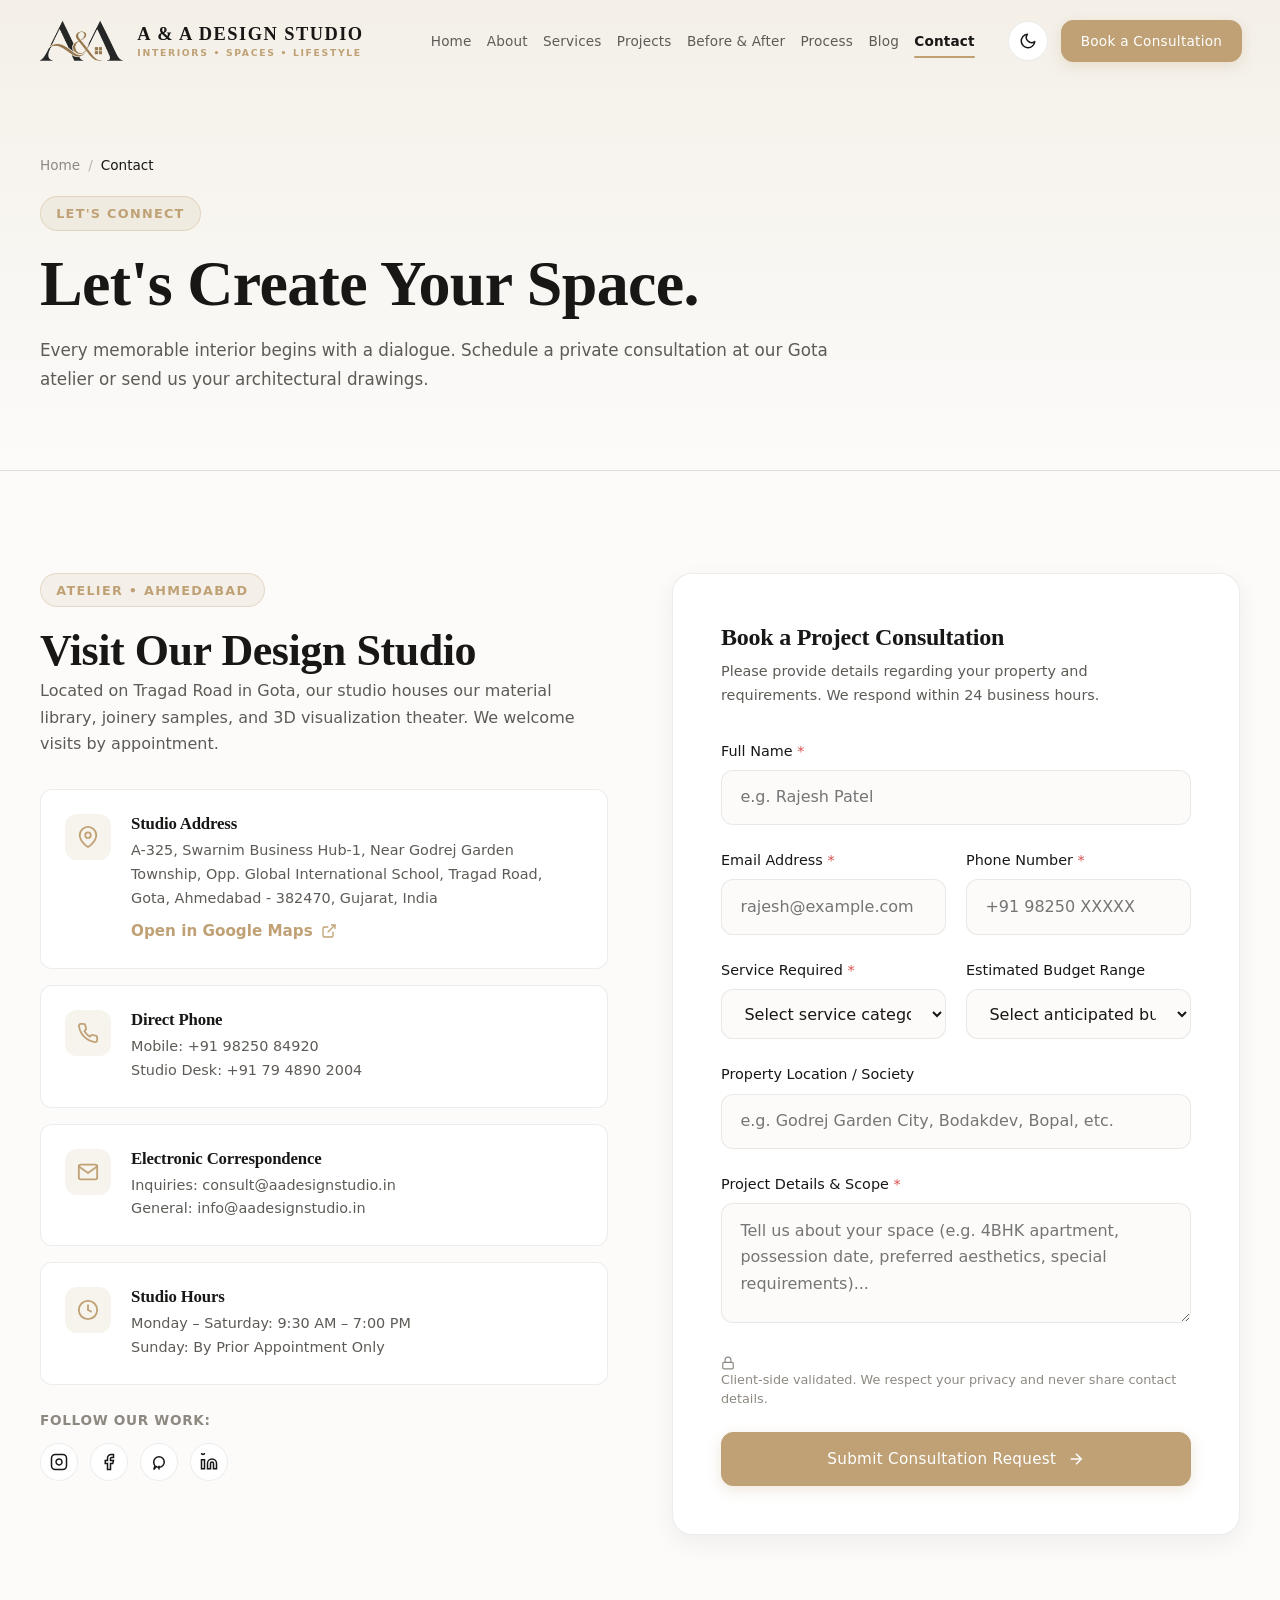
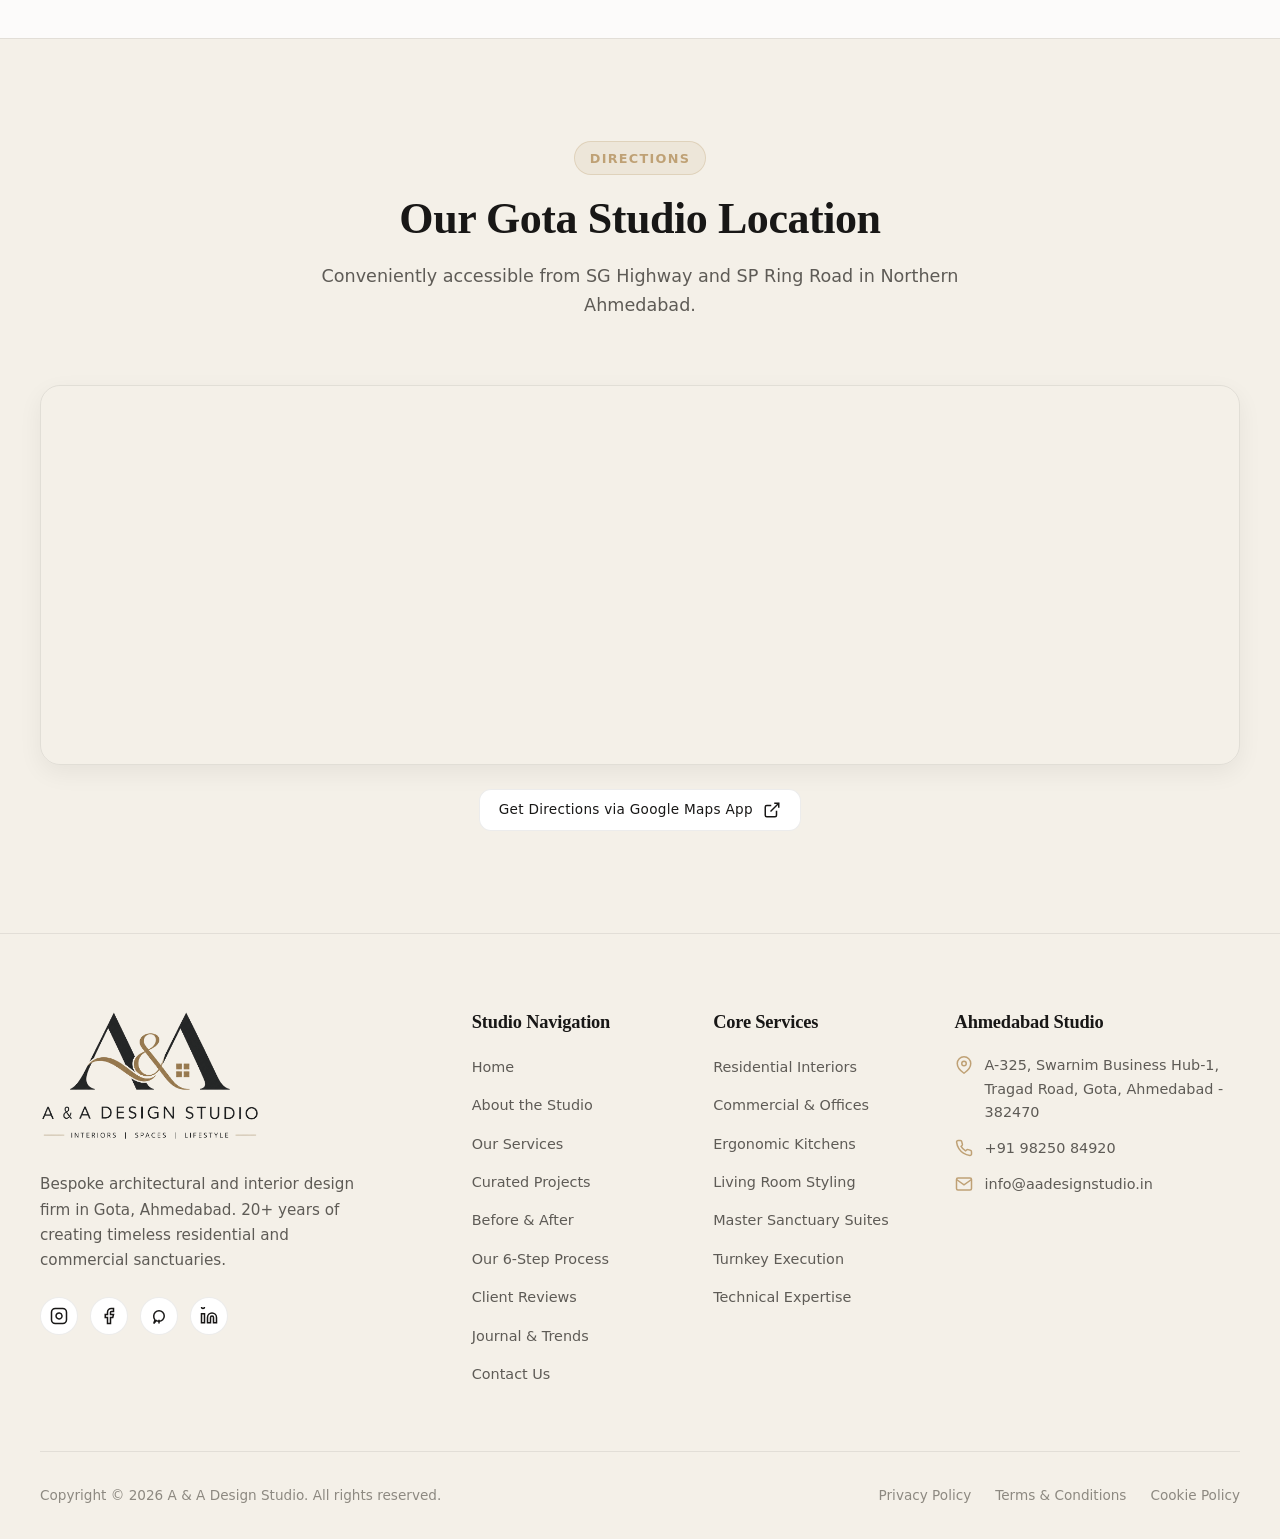
<file: contact.html>
﻿<!DOCTYPE html>
<html lang="en" data-theme="light">
<head>
  <meta charset="UTF-8">
  <meta name="viewport" content="width=device-width, initial-scale=1.0">
  <meta http-equiv="X-UA-Compatible" content="ie=edge">
  
  <title>Contact & Studio Visit | A & A Design Studio Ahmedabad</title>
  <meta name="description" content="Book an in-studio architectural consultation with A & A Design Studio at Swarnim Business Hub-1, Tragad Road, Gota, Ahmedabad. Contact us for luxury residential & commercial interiors.">
  <link rel="canonical" href="https://www.aadesignstudio.in/contact.html">

  <meta property="og:type" content="website">
  <meta property="og:url" content="https://www.aadesignstudio.in/contact.html">
  <meta property="og:title" content="Contact & Studio Visit | A & A Design Studio Ahmedabad">
  <meta property="og:description" content="Schedule a consultation with our senior architects at our Gota design atelier in Ahmedabad.">
  <meta property="og:image" content="https://www.aadesignstudio.in/images/hero/hero-studio.jpg">

  <link rel="icon" type="image/png" href="images/logo/favicon.png">

  <link rel="stylesheet" href="css/style.css">
  <link rel="stylesheet" href="css/animations.css">
  <link rel="stylesheet" href="css/responsive.css">

  <script type="application/ld+json">
  {
    "@context": "https://schema.org",
    "@type": "ContactPage",
    "name": "Contact A & A Design Studio",
    "description": "Studio address, contact form, telephone, and map directions for A & A Design Studio in Ahmedabad.",
    "mainEntity": {
      "@type": "LocalBusiness",
      "name": "A & A Design Studio",
      "telephone": "+91 98250 84920",
      "address": {
        "@type": "PostalAddress",
        "streetAddress": "A-325, Swarnim Business Hub-1, Tragad Road, Gota",
        "addressLocality": "Ahmedabad",
        "addressRegion": "Gujarat",
        "postalCode": "382470",
        "addressCountry": "IN"
      },
      "openingHoursSpecification": [
        {
          "@type": "OpeningHoursSpecification",
          "dayOfWeek": ["Monday", "Tuesday", "Wednesday", "Thursday", "Friday", "Saturday"],
          "opens": "09:30",
          "closes": "19:00"
        }
      ]
    },
    "breadcrumb": {
      "@type": "BreadcrumbList",
      "itemListElement": [
        { "@type": "ListItem", "position": 1, "name": "Home", "item": "https://www.aadesignstudio.in/" },
        { "@type": "ListItem", "position": 2, "name": "Contact", "item": "https://www.aadesignstudio.in/contact.html" }
      ]
    }
  }
  </script>
</head>
<body>

  <!-- ==================== SITE HEADER ==================== -->
  <header class="site-header" id="site-header">
    <div class="container">
      <div class="nav-inner">
        <a href="index.html" class="brand-logo" aria-label="A & A Design Studio Homepage">
          <div class="brand-logo-mark">
            <img src="images/logo/logo-mark-light.png" alt="A & A Design Studio" class="logo-img logo-img-light" width="82" height="42">
            <img src="images/logo/logo-mark-dark.png" alt="A & A Design Studio" class="logo-img logo-img-dark" width="82" height="42">
          </div>
          <div class="brand-text">
            <span class="brand-name">A &amp; A DESIGN STUDIO</span>
            <span class="brand-tagline">INTERIORS &bull; SPACES &bull; LIFESTYLE</span>
          </div>
        </a>

        <nav class="nav-menu" aria-label="Primary Navigation">
          <a href="index.html" class="nav-link">Home</a>
          <a href="about.html" class="nav-link">About</a>
          <a href="services.html" class="nav-link">Services</a>
          <a href="projects.html" class="nav-link">Projects</a>
          <a href="before-after.html" class="nav-link">Before &amp; After</a>
          <a href="process.html" class="nav-link">Process</a>
          <a href="blog.html" class="nav-link">Blog</a>
          <a href="contact.html" class="nav-link active">Contact</a>
        </nav>

        <div class="nav-actions">
          <button class="theme-toggle-btn" id="theme-toggle" aria-label="Toggle light and dark mode"></button>
          <a href="contact.html" class="btn btn-primary btn-sm">
            <span>Book a Consultation</span>
          </a>
          <button class="mobile-toggle-btn" id="mobile-menu-toggle" aria-label="Open mobile menu" aria-expanded="false">
            <span></span><span></span><span></span>
          </button>
        </div>
      </div>
    </div>
  </header>

  <!-- Mobile Drawer -->
  <div class="mobile-drawer-overlay" id="mobile-overlay"></div>
  <aside class="mobile-drawer" id="mobile-drawer" aria-label="Mobile Navigation Drawer">
    <div>
      <div class="mobile-drawer-brand">
        <a href="index.html" aria-label="A & A Design Studio Homepage">
          <img src="images/logo/logo-light.png" alt="A & A Design Studio" class="drawer-logo-img logo-img-light" width="180" height="106">
          <img src="images/logo/logo-dark.png" alt="A & A Design Studio" class="drawer-logo-img logo-img-dark" width="180" height="106">
        </a>
      </div>
      <nav class="mobile-nav-links">
        <a href="index.html" class="mobile-nav-link">Home</a>
        <a href="about.html" class="mobile-nav-link">About the Studio</a>
        <a href="services.html" class="mobile-nav-link">Design Services</a>
        <a href="projects.html" class="mobile-nav-link">Featured Projects</a>
        <a href="before-after.html" class="mobile-nav-link">Before &amp; After</a>
        <a href="skills.html" class="mobile-nav-link">Skills &amp; Expertise</a>
        <a href="process.html" class="mobile-nav-link">Our 6-Step Process</a>
        <a href="testimonials.html" class="mobile-nav-link">Testimonials</a>
        <a href="blog.html" class="mobile-nav-link">Journal &amp; Trends</a>
        <a href="contact.html" class="mobile-nav-link active">Contact &amp; Studio Map</a>
      </nav>
    </div>
    <div class="mobile-drawer-footer">
      <a href="contact.html" class="btn btn-primary" style="width: 100%;">Schedule Consultation</a>
    </div>
  </aside>

  <!-- ==================== MAIN CONTENT ==================== -->
  <main id="main-content">

    <!-- Hero Header -->
    <section class="page-hero">
      <div class="container">
        <div class="page-hero-inner reveal">
          <nav class="breadcrumbs" aria-label="Breadcrumbs">
            <a href="index.html">Home</a>
            <span class="separator">/</span>
            <span class="current">Contact</span>
          </nav>
          <div class="badge" style="margin-bottom: 1rem;">Let's Connect</div>
          <h1>Let's Create Your Space.</h1>
          <p class="text-lead">
            Every memorable interior begins with a dialogue. Schedule a private consultation at our Gota atelier or send us your architectural drawings.
          </p>
        </div>
      </div>
    </section>

    <!-- Contact Details & Form Split -->
    <section class="section-padding">
      <div class="container">
        <div class="grid-2 split-layout" style="gap: clamp(2rem, 5vw, 4.5rem); align-items: start;">

          <!-- Studio Location & Details (Left Column) -->
          <div class="reveal-left">
            <div class="badge" style="margin-bottom: 1rem;">Atelier &bull; Ahmedabad</div>
            <h2>Visit Our Design Studio</h2>
            <p style="margin-bottom: 2rem;">
              Located on Tragad Road in Gota, our studio houses our material library, joinery samples, and 3D visualization theater. We welcome visits by appointment.
            </p>

            <!-- Address Card -->
            <div class="contact-info-card">
              <div class="contact-info-icon">
                <svg viewBox="0 0 24 24" fill="none" stroke="currentColor" stroke-width="2"><path d="M21 10c0 7-9 13-9 13s-9-6-9-13a9 9 0 0 1 18 0z"></path><circle cx="12" cy="10" r="3"></circle></svg>
              </div>
              <div class="contact-info-text">
                <h4>Studio Address</h4>
                <p>A-325, Swarnim Business Hub-1, Near Godrej Garden Township, Opp. Global International School, Tragad Road, Gota, Ahmedabad - 382470, Gujarat, India</p>
                <a href="https://www.google.com/maps/search/?api=1&query=A+&+A+Design+Studio+Ahmedabad&query_place_id=ChIJR2Ig-aeDXjkRG6cWUj1yUOw" target="_blank" rel="noopener noreferrer" class="btn-text" style="margin-top: 0.5rem;">
                  <span>Open in Google Maps</span>
                  <svg viewBox="0 0 24 24" fill="none" stroke="currentColor" stroke-width="2"><path d="M18 13v6a2 2 0 0 1-2 2H5a2 2 0 0 1-2-2V8a2 2 0 0 1 2-2h6"></path><polyline points="15 3 21 3 21 9"></polyline><line x1="10" y1="14" x2="21" y2="3"></line></svg>
                </a>
              </div>
            </div>

            <!-- Phone Card -->
            <div class="contact-info-card">
              <div class="contact-info-icon">
                <svg viewBox="0 0 24 24" fill="none" stroke="currentColor" stroke-width="2"><path d="M22 16.92v3a2 2 0 0 1-2.18 2 19.79 19.79 0 0 1-8.63-3.07 19.5 19.5 0 0 1-6-6 19.79 19.79 0 0 1-3.07-8.67A2 2 0 0 1 4.11 2h3a2 2 0 0 1 2 1.72 12.84 12.84 0 0 0 .7 2.81 2 2 0 0 1-.45 2.11L8.09 9.91a16 16 0 0 0 6 6l1.27-1.27a2 2 0 0 1 2.11-.45 12.84 12.84 0 0 0 2.81.7A2 2 0 0 1 22 16.92z"></path></svg>
              </div>
              <div class="contact-info-text">
                <h4>Direct Phone</h4>
                <p>Mobile: +91 98250 84920<br>Studio Desk: +91 79 4890 2004</p>
              </div>
            </div>

            <!-- Email Card -->
            <div class="contact-info-card">
              <div class="contact-info-icon">
                <svg viewBox="0 0 24 24" fill="none" stroke="currentColor" stroke-width="2"><path d="M4 4h16c1.1 0 2 .9 2 2v12c0 1.1-.9 2-2 2H4c-1.1 0-2-.9-2-2V6c0-1.1.9-2 2-2z"></path><polyline points="22,6 12,13 2,6"></polyline></svg>
              </div>
              <div class="contact-info-text">
                <h4>Electronic Correspondence</h4>
                <p>Inquiries: consult@aadesignstudio.in<br>General: info@aadesignstudio.in</p>
              </div>
            </div>

            <!-- Working Hours Card -->
            <div class="contact-info-card">
              <div class="contact-info-icon">
                <svg viewBox="0 0 24 24" fill="none" stroke="currentColor" stroke-width="2"><circle cx="12" cy="12" r="10"></circle><polyline points="12 6 12 12 16 14"></polyline></svg>
              </div>
              <div class="contact-info-text">
                <h4>Studio Hours</h4>
                <p>Monday – Saturday: 9:30 AM – 7:00 PM<br>Sunday: By Prior Appointment Only</p>
              </div>
            </div>

            <!-- Social Links -->
            <div style="margin-top: 1.5rem;">
              <span style="font-size: 0.85rem; font-weight: 600; text-transform: uppercase; letter-spacing: 0.05em; color: var(--text-muted); display: block; margin-bottom: 0.75rem;">Follow Our Work:</span>
              <div class="footer-social-links" style="margin-top: 0;">
                <a href="https://instagram.com" class="social-icon-btn" aria-label="Instagram" target="_blank" rel="noopener noreferrer"><svg viewBox="0 0 24 24" fill="none" stroke="currentColor" stroke-width="2"><rect x="2" y="2" width="20" height="20" rx="5" ry="5"></rect><path d="M16 11.37A4 4 0 1 1 12.63 8 4 4 0 0 1 16 11.37z"></path><line x1="17.5" y1="6.5" x2="17.51" y2="6.5"></line></svg></a>
                <a href="https://facebook.com" class="social-icon-btn" aria-label="Facebook" target="_blank" rel="noopener noreferrer"><svg viewBox="0 0 24 24" fill="none" stroke="currentColor" stroke-width="2"><path d="M18 2h-3a5 5 0 0 0-5 5v3H7v4h3v8h4v-8h3l1-4h-4V7a1 1 0 0 1 1-1h3z"></path></svg></a>
                <a href="https://pinterest.com" class="social-icon-btn" aria-label="Pinterest" target="_blank" rel="noopener noreferrer"><svg viewBox="0 0 24 24" fill="none" stroke="currentColor" stroke-width="2"><line x1="12" y1="17" x2="12" y2="22"></line><path d="M5 12a7 7 0 0 1 14 0c0 3.87-3.13 7-7 7a6.9 6.9 0 0 1-3.5-.94L5 22l1.6-4.8A6.97 6.97 0 0 1 5 12z"></path></svg></a>
                <a href="https://linkedin.com" class="social-icon-btn" aria-label="LinkedIn" target="_blank" rel="noopener noreferrer"><svg viewBox="0 0 24 24" fill="none" stroke="currentColor" stroke-width="2"><path d="M16 8a6 6 0 0 1 6 6v7h-4v-7a2 2 0 0 0-2-2 2 2 0 0 0-2 2v7h-4v-7a6 6 0 0 1 6-6z"></path><rect x="2" y="9" width="4" height="12"></rect><circle cx="4" r="2"></circle></svg></a>
              </div>
            </div>
          </div>

          <!-- Consultation Booking Form (Right Column) -->
          <div class="reveal-right">
            <div class="contact-form-wrap">
              <h3 style="margin-bottom: 0.5rem; font-size: 1.5rem;">Book a Project Consultation</h3>
              <p style="font-size: 0.9rem; color: var(--text-secondary); margin-bottom: 2rem;">
                Please provide details regarding your property and requirements. We respond within 24 business hours.
              </p>

              <form id="consultation-form" novalidate>

                <!-- Full Name -->
                <div class="form-group">
                  <label for="contact-name" class="form-label">Full Name <span class="req">*</span></label>
                  <input type="text" id="contact-name" name="name" class="form-control" placeholder="e.g. Rajesh Patel" required autocomplete="name">
                  <div class="form-error-msg">Please enter your full name (minimum 2 characters).</div>
                </div>

                <!-- Email & Phone Row -->
                <div class="form-row">
                  <div class="form-group">
                    <label for="contact-email" class="form-label">Email Address <span class="req">*</span></label>
                    <input type="email" id="contact-email" name="email" class="form-control" placeholder="rajesh@example.com" required autocomplete="email">
                    <div class="form-error-msg">Please provide a valid email address.</div>
                  </div>
                  <div class="form-group">
                    <label for="contact-phone" class="form-label">Phone Number <span class="req">*</span></label>
                    <input type="tel" id="contact-phone" name="phone" class="form-control" placeholder="+91 98250 XXXXX" required autocomplete="tel">
                    <div class="form-error-msg">Please enter a valid contact number.</div>
                  </div>
                </div>

                <!-- Service Required & Budget Row -->
                <div class="form-row">
                  <div class="form-group">
                    <label for="contact-service" class="form-label">Service Required <span class="req">*</span></label>
                    <select id="contact-service" name="service" class="form-control" required>
                      <option value="" disabled selected>Select service category</option>
                      <option value="residential">Residential Villa / Apartment Interior</option>
                      <option value="luxury">Luxury Penthouse Architecture</option>
                      <option value="commercial">Commercial / Corporate Workspace</option>
                      <option value="kitchen">Ergonomic Modular Kitchen</option>
                      <option value="living">Living Room Design &amp; Styling</option>
                      <option value="bedroom">Master Bedroom Suite</option>
                      <option value="turnkey">Full Turnkey Renovation &amp; Civil</option>
                      <option value="vastu">Space Planning &amp; Vastu Consultation</option>
                    </select>
                    <div class="form-error-msg">Please choose a primary service.</div>
                  </div>

                  <div class="form-group">
                    <label for="contact-budget" class="form-label">Estimated Budget Range</label>
                    <select id="contact-budget" name="budget" class="form-control">
                      <option value="" disabled selected>Select anticipated budget</option>
                      <option value="15-30L">₹15 Lakhs – ₹30 Lakhs</option>
                      <option value="30-60L">₹30 Lakhs – ₹60 Lakhs</option>
                      <option value="60L-1Cr">₹60 Lakhs – ₹1 Crore</option>
                      <option value="1Cr+">₹1 Crore +</option>
                    </select>
                  </div>
                </div>

                <!-- Project Location in Ahmedabad -->
                <div class="form-group">
                  <label for="contact-location" class="form-label">Property Location / Society</label>
                  <input type="text" id="contact-location" name="location" class="form-control" placeholder="e.g. Godrej Garden City, Bodakdev, Bopal, etc.">
                </div>

                <!-- Message -->
                <div class="form-group">
                  <label for="contact-message" class="form-label">Project Details &amp; Scope <span class="req">*</span></label>
                  <textarea id="contact-message" name="message" class="form-control" placeholder="Tell us about your space (e.g. 4BHK apartment, possession date, preferred aesthetics, special requirements)..." required></textarea>
                  <div class="form-error-msg">Please write a brief note (minimum 10 characters).</div>
                </div>

                <div style="font-size: 0.8rem; color: var(--text-muted); margin-bottom: 1.5rem; line-height: 1.5;">
                  <svg style="vertical-align: middle; width: 14px; height: 14px; margin-right: 4px;" viewBox="0 0 24 24" fill="none" stroke="currentColor" stroke-width="2"><rect x="3" y="11" width="18" height="11" rx="2" ry="2"></rect><path d="M7 11V7a5 5 0 0 1 10 0v4"></path></svg>
                  Client-side validated. We respect your privacy and never share contact details.
                </div>

                <button type="submit" class="btn btn-primary" style="width: 100%;">
                  <span>Submit Consultation Request</span>
                  <svg viewBox="0 0 24 24" fill="none" stroke="currentColor" stroke-width="2"><line x1="5" y1="12" x2="19" y2="12"></line><polyline points="12 5 19 12 12 19"></polyline></svg>
                </button>
              </form>
            </div>
          </div>

        </div>
      </div>
    </section>

    <!-- Interactive Google Map Embed Section -->
    <section class="section-padding bg-secondary" style="border-top: 1px solid var(--border-color);">
      <div class="container">
        <div class="section-header text-center reveal">
          <div class="badge">Directions</div>
          <h2>Our Gota Studio Location</h2>
          <p>Conveniently accessible from SG Highway and SP Ring Road in Northern Ahmedabad.</p>
        </div>

        <div class="map-embed-container reveal">
          <!-- Google Maps Iframe Embed for Swarnim Business Hub-1 Gota Ahmedabad -->
          <iframe 
            src="https://maps.google.com/maps?q=Swarnim+Business+Hub-1,+Tragad+Road,+Gota,+Ahmedabad,+Gujarat+382470&t=&z=15&ie=UTF8&iwloc=&output=embed" 
            title="A & A Design Studio Gota Ahmedabad Location Map"
            loading="lazy"
            allowfullscreen>
          </iframe>
        </div>

        <div style="text-align: center; margin-top: 1.5rem;">
          <a href="https://www.google.com/maps/search/?api=1&query=A+&+A+Design+Studio+Ahmedabad&query_place_id=ChIJR2Ig-aeDXjkRG6cWUj1yUOw" target="_blank" rel="noopener noreferrer" class="btn btn-secondary btn-sm">
            <span>Get Directions via Google Maps App</span>
            <svg viewBox="0 0 24 24" fill="none" stroke="currentColor" stroke-width="2"><path d="M18 13v6a2 2 0 0 1-2 2H5a2 2 0 0 1-2-2V8a2 2 0 0 1 2-2h6"></path><polyline points="15 3 21 3 21 9"></polyline><line x1="10" y1="14" x2="21" y2="3"></line></svg>
          </a>
        </div>
      </div>
    </section>

  </main>

  <!-- ==================== FOOTER ==================== -->
  <footer class="site-footer">
    <div class="container">
      <div class="footer-top">
        <div class="footer-brand">
          <a href="index.html" class="footer-brand-logo" aria-label="A & A Design Studio Homepage">
            <img src="images/logo/logo-light.png" alt="A & A Design Studio - Interiors | Spaces | Lifestyle" class="footer-logo-img logo-img-light" width="220" height="129">
            <img src="images/logo/logo-dark.png" alt="A & A Design Studio - Interiors | Spaces | Lifestyle" class="footer-logo-img logo-img-dark" width="220" height="129">
          </a>
          <p>Bespoke architectural and interior design firm in Gota, Ahmedabad. 20+ years of creating timeless residential and commercial sanctuaries.</p>
          <div class="footer-social-links">
            <a href="https://instagram.com" class="social-icon-btn" aria-label="Instagram" target="_blank" rel="noopener noreferrer"><svg viewBox="0 0 24 24" fill="none" stroke="currentColor" stroke-width="2"><rect x="2" y="2" width="20" height="20" rx="5" ry="5"></rect><path d="M16 11.37A4 4 0 1 1 12.63 8 4 4 0 0 1 16 11.37z"></path><line x1="17.5" y1="6.5" x2="17.51" y2="6.5"></line></svg></a>
            <a href="https://facebook.com" class="social-icon-btn" aria-label="Facebook" target="_blank" rel="noopener noreferrer"><svg viewBox="0 0 24 24" fill="none" stroke="currentColor" stroke-width="2"><path d="M18 2h-3a5 5 0 0 0-5 5v3H7v4h3v8h4v-8h3l1-4h-4V7a1 1 0 0 1 1-1h3z"></path></svg></a>
            <a href="https://pinterest.com" class="social-icon-btn" aria-label="Pinterest" target="_blank" rel="noopener noreferrer"><svg viewBox="0 0 24 24" fill="none" stroke="currentColor" stroke-width="2"><line x1="12" y1="17" x2="12" y2="22"></line><path d="M5 12a7 7 0 0 1 14 0c0 3.87-3.13 7-7 7a6.9 6.9 0 0 1-3.5-.94L5 22l1.6-4.8A6.97 6.97 0 0 1 5 12z"></path></svg></a>
            <a href="https://linkedin.com" class="social-icon-btn" aria-label="LinkedIn" target="_blank" rel="noopener noreferrer"><svg viewBox="0 0 24 24" fill="none" stroke="currentColor" stroke-width="2"><path d="M16 8a6 6 0 0 1 6 6v7h-4v-7a2 2 0 0 0-2-2 2 2 0 0 0-2 2v7h-4v-7a6 6 0 0 1 6-6z"></path><rect x="2" y="9" width="4" height="12"></rect><circle cx="4" r="2"></circle></svg></a>
          </div>
        </div>

        <div>
          <h3 class="footer-heading">Studio Navigation</h3>
          <ul class="footer-links">
            <li><a href="index.html">Home</a></li>
            <li><a href="about.html">About the Studio</a></li>
            <li><a href="services.html">Our Services</a></li>
            <li><a href="projects.html">Curated Projects</a></li>
            <li><a href="before-after.html">Before &amp; After</a></li>
            <li><a href="process.html">Our 6-Step Process</a></li>
            <li><a href="testimonials.html">Client Reviews</a></li>
            <li><a href="blog.html">Journal &amp; Trends</a></li>
            <li><a href="contact.html">Contact Us</a></li>
          </ul>
        </div>

        <div>
          <h3 class="footer-heading">Core Services</h3>
          <ul class="footer-links">
            <li><a href="services.html#residential">Residential Interiors</a></li>
            <li><a href="services.html#commercial">Commercial &amp; Offices</a></li>
            <li><a href="services.html#kitchens">Ergonomic Kitchens</a></li>
            <li><a href="services.html#living-rooms">Living Room Styling</a></li>
            <li><a href="services.html#bedrooms">Master Sanctuary Suites</a></li>
            <li><a href="services.html#turnkey">Turnkey Execution</a></li>
            <li><a href="skills.html">Technical Expertise</a></li>
          </ul>
        </div>

        <div>
          <h3 class="footer-heading">Ahmedabad Studio</h3>
          <div class="footer-contact-item">
            <svg viewBox="0 0 24 24" fill="none" stroke="currentColor" stroke-width="2"><path d="M21 10c0 7-9 13-9 13s-9-6-9-13a9 9 0 0 1 18 0z"></path><circle cx="12" cy="10" r="3"></circle></svg>
            <span>A-325, Swarnim Business Hub-1, Tragad Road, Gota, Ahmedabad - 382470</span>
          </div>
          <div class="footer-contact-item">
            <svg viewBox="0 0 24 24" fill="none" stroke="currentColor" stroke-width="2"><path d="M22 16.92v3a2 2 0 0 1-2.18 2 19.79 19.79 0 0 1-8.63-3.07 19.5 19.5 0 0 1-6-6 19.79 19.79 0 0 1-3.07-8.67A2 2 0 0 1 4.11 2h3a2 2 0 0 1 2 1.72 12.84 12.84 0 0 0 .7 2.81 2 2 0 0 1-.45 2.11L8.09 9.91a16 16 0 0 0 6 6l1.27-1.27a2 2 0 0 1 2.11-.45 12.84 12.84 0 0 0 2.81.7A2 2 0 0 1 22 16.92z"></path></svg>
            <span>+91 98250 84920</span>
          </div>
          <div class="footer-contact-item">
            <svg viewBox="0 0 24 24" fill="none" stroke="currentColor" stroke-width="2"><path d="M4 4h16c1.1 0 2 .9 2 2v12c0 1.1-.9 2-2 2H4c-1.1 0-2-.9-2-2V6c0-1.1.9-2 2-2z"></path><polyline points="22,6 12,13 2,6"></polyline></svg>
            <span>info@aadesignstudio.in</span>
          </div>
        </div>
      </div>

      <div class="footer-bottom">
        <div>Copyright &copy; 2026 A &amp; A Design Studio. All rights reserved.</div>
        <div class="footer-legal-links">
          <a href="privacy-policy.html">Privacy Policy</a>
          <a href="terms.html">Terms &amp; Conditions</a>
          <a href="cookies.html">Cookie Policy</a>
        </div>
      </div>
    </div>
  </footer>

  <button class="back-to-top-btn" id="back-to-top" aria-label="Scroll back to top">
    <svg viewBox="0 0 24 24" fill="none" stroke="currentColor" stroke-width="2.5"><line x1="12" y1="19" x2="12" y2="5"></line><polyline points="5 12 12 5 19 12"></polyline></svg>
  </button>

  <script src="js/theme.js"></script>
  <script src="js/navigation.js"></script>
  <script src="js/contact.js"></script>
  <script src="js/animations.js"></script>
  <script src="js/main.js"></script>
</body>
</html>
</file>
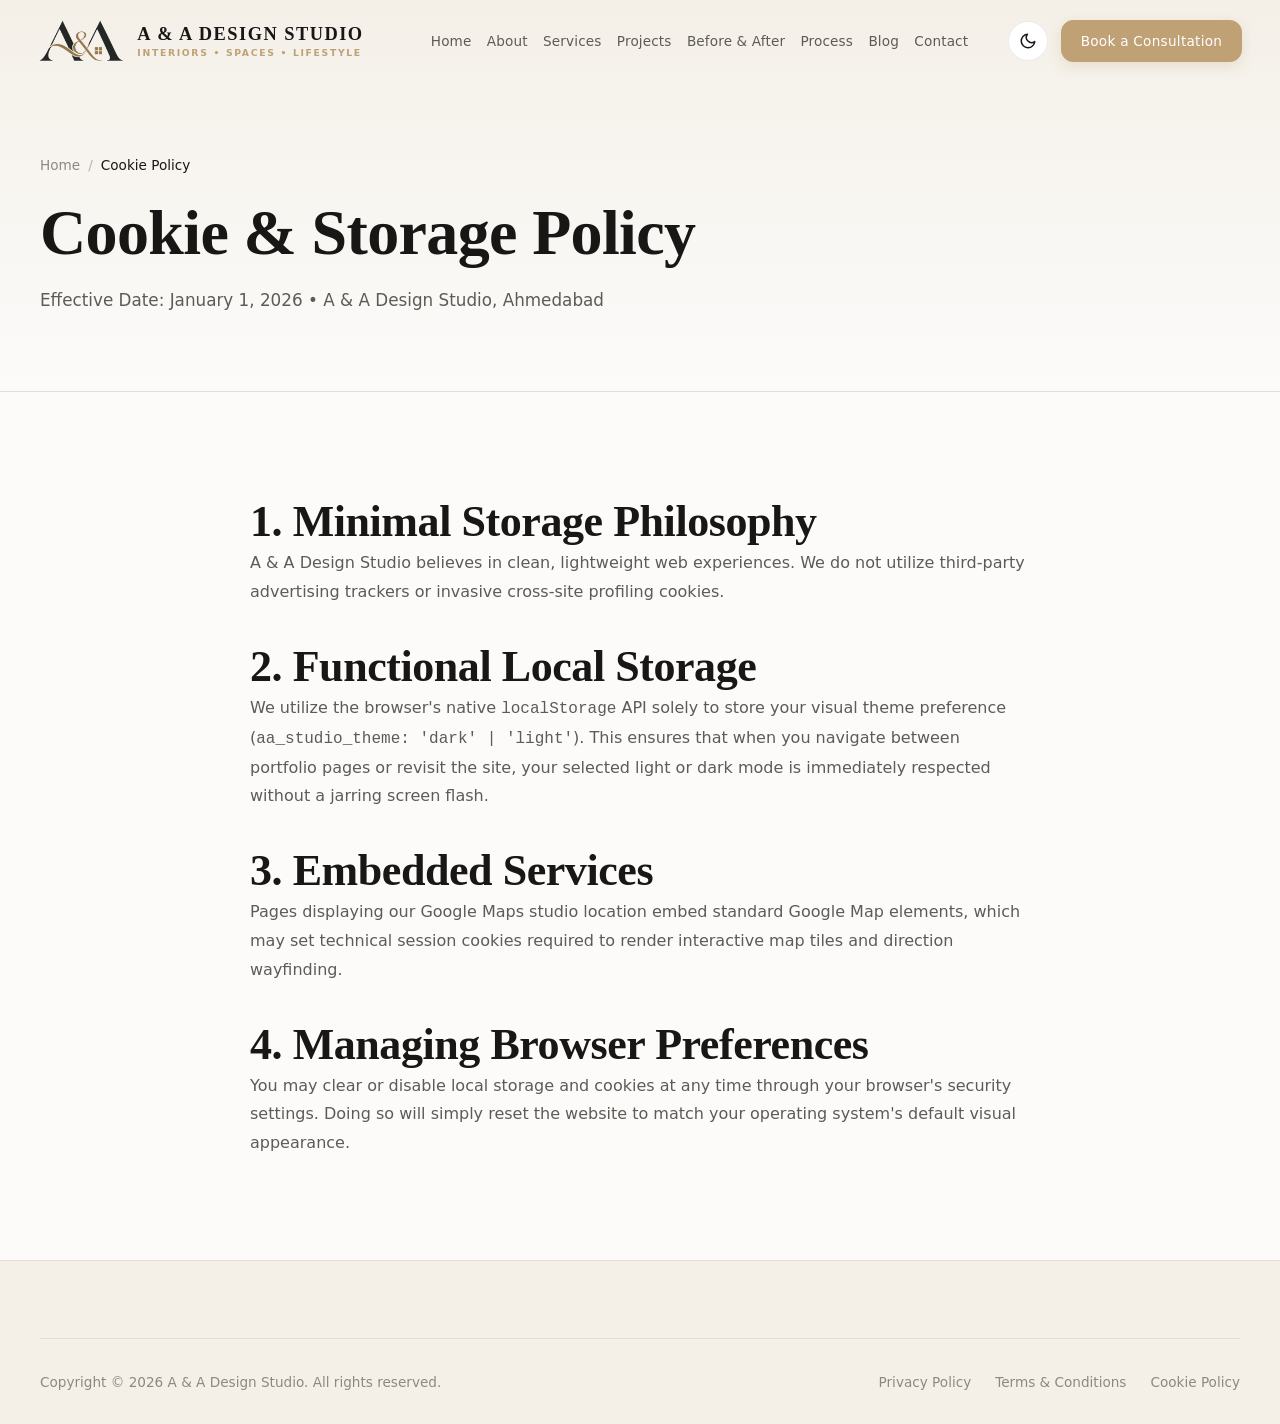
<file: cookies.html>
﻿<!DOCTYPE html>
<html lang="en" data-theme="light">
<head>
  <meta charset="UTF-8">
  <meta name="viewport" content="width=device-width, initial-scale=1.0">
  <title>Cookie Policy | A & A Design Studio Ahmedabad</title>
  <meta name="description" content="Cookie Policy for A & A Design Studio. Details on client-side theme persistence and privacy practices.">
  <link rel="canonical" href="https://www.aadesignstudio.in/cookies.html">
  <link rel="icon" type="image/png" href="images/logo/favicon.png">
  <link rel="stylesheet" href="css/style.css">
  <link rel="stylesheet" href="css/animations.css">
  <link rel="stylesheet" href="css/responsive.css">
</head>
<body>
  <header class="site-header" id="site-header">
    <div class="container">
      <div class="nav-inner">
        <a href="index.html" class="brand-logo" aria-label="A & A Design Studio Homepage">
          <div class="brand-logo-mark">
            <img src="images/logo/logo-mark-light.png" alt="A & A Design Studio" class="logo-img logo-img-light" width="82" height="42">
            <img src="images/logo/logo-mark-dark.png" alt="A & A Design Studio" class="logo-img logo-img-dark" width="82" height="42">
          </div>
          <div class="brand-text">
            <span class="brand-name">A &amp; A DESIGN STUDIO</span>
            <span class="brand-tagline">INTERIORS &bull; SPACES &bull; LIFESTYLE</span>
          </div>
        </a>
        <nav class="nav-menu">
          <a href="index.html" class="nav-link">Home</a>
          <a href="about.html" class="nav-link">About</a>
          <a href="services.html" class="nav-link">Services</a>
          <a href="projects.html" class="nav-link">Projects</a>
          <a href="before-after.html" class="nav-link">Before &amp; After</a>
          <a href="process.html" class="nav-link">Process</a>
          <a href="blog.html" class="nav-link">Blog</a>
          <a href="contact.html" class="nav-link">Contact</a>
        </nav>
        <div class="nav-actions">
          <button class="theme-toggle-btn" id="theme-toggle" aria-label="Toggle theme"></button>
          <a href="contact.html" class="btn btn-primary btn-sm">Book a Consultation</a>
        </div>
      </div>
    </div>
  </header>

  <main id="main-content">
    <section class="page-hero">
      <div class="container">
        <div class="page-hero-inner">
          <nav class="breadcrumbs">
            <a href="index.html">Home</a>
            <span class="separator">/</span>
            <span class="current">Cookie Policy</span>
          </nav>
          <h1>Cookie &amp; Storage Policy</h1>
          <p class="text-lead">Effective Date: January 1, 2026 &bull; A &amp; A Design Studio, Ahmedabad</p>
        </div>
      </div>
    </section>

    <section class="section-padding">
      <div class="container" style="max-width: 860px; line-height: 1.8;">
        <h2>1. Minimal Storage Philosophy</h2>
        <p>A &amp; A Design Studio believes in clean, lightweight web experiences. We do not utilize third-party advertising trackers or invasive cross-site profiling cookies.</p>

        <h2 style="margin-top: 2rem;">2. Functional Local Storage</h2>
        <p>We utilize the browser's native <code>localStorage</code> API solely to store your visual theme preference (<code>aa_studio_theme: 'dark' | 'light'</code>). This ensures that when you navigate between portfolio pages or revisit the site, your selected light or dark mode is immediately respected without a jarring screen flash.</p>

        <h2 style="margin-top: 2rem;">3. Embedded Services</h2>
        <p>Pages displaying our Google Maps studio location embed standard Google Map elements, which may set technical session cookies required to render interactive map tiles and direction wayfinding.</p>

        <h2 style="margin-top: 2rem;">4. Managing Browser Preferences</h2>
        <p>You may clear or disable local storage and cookies at any time through your browser's security settings. Doing so will simply reset the website to match your operating system's default visual appearance.</p>
      </div>
    </section>
  </main>

  <footer class="site-footer">
    <div class="container">
      <div class="footer-bottom">
        <div>Copyright &copy; 2026 A &amp; A Design Studio. All rights reserved.</div>
        <div class="footer-legal-links">
          <a href="privacy-policy.html">Privacy Policy</a>
          <a href="terms.html">Terms &amp; Conditions</a>
          <a href="cookies.html">Cookie Policy</a>
        </div>
      </div>
    </div>
  </footer>

  <script src="js/theme.js"></script>
  <script src="js/navigation.js"></script>
  <script src="js/main.js"></script>
</body>
</html>
</file>
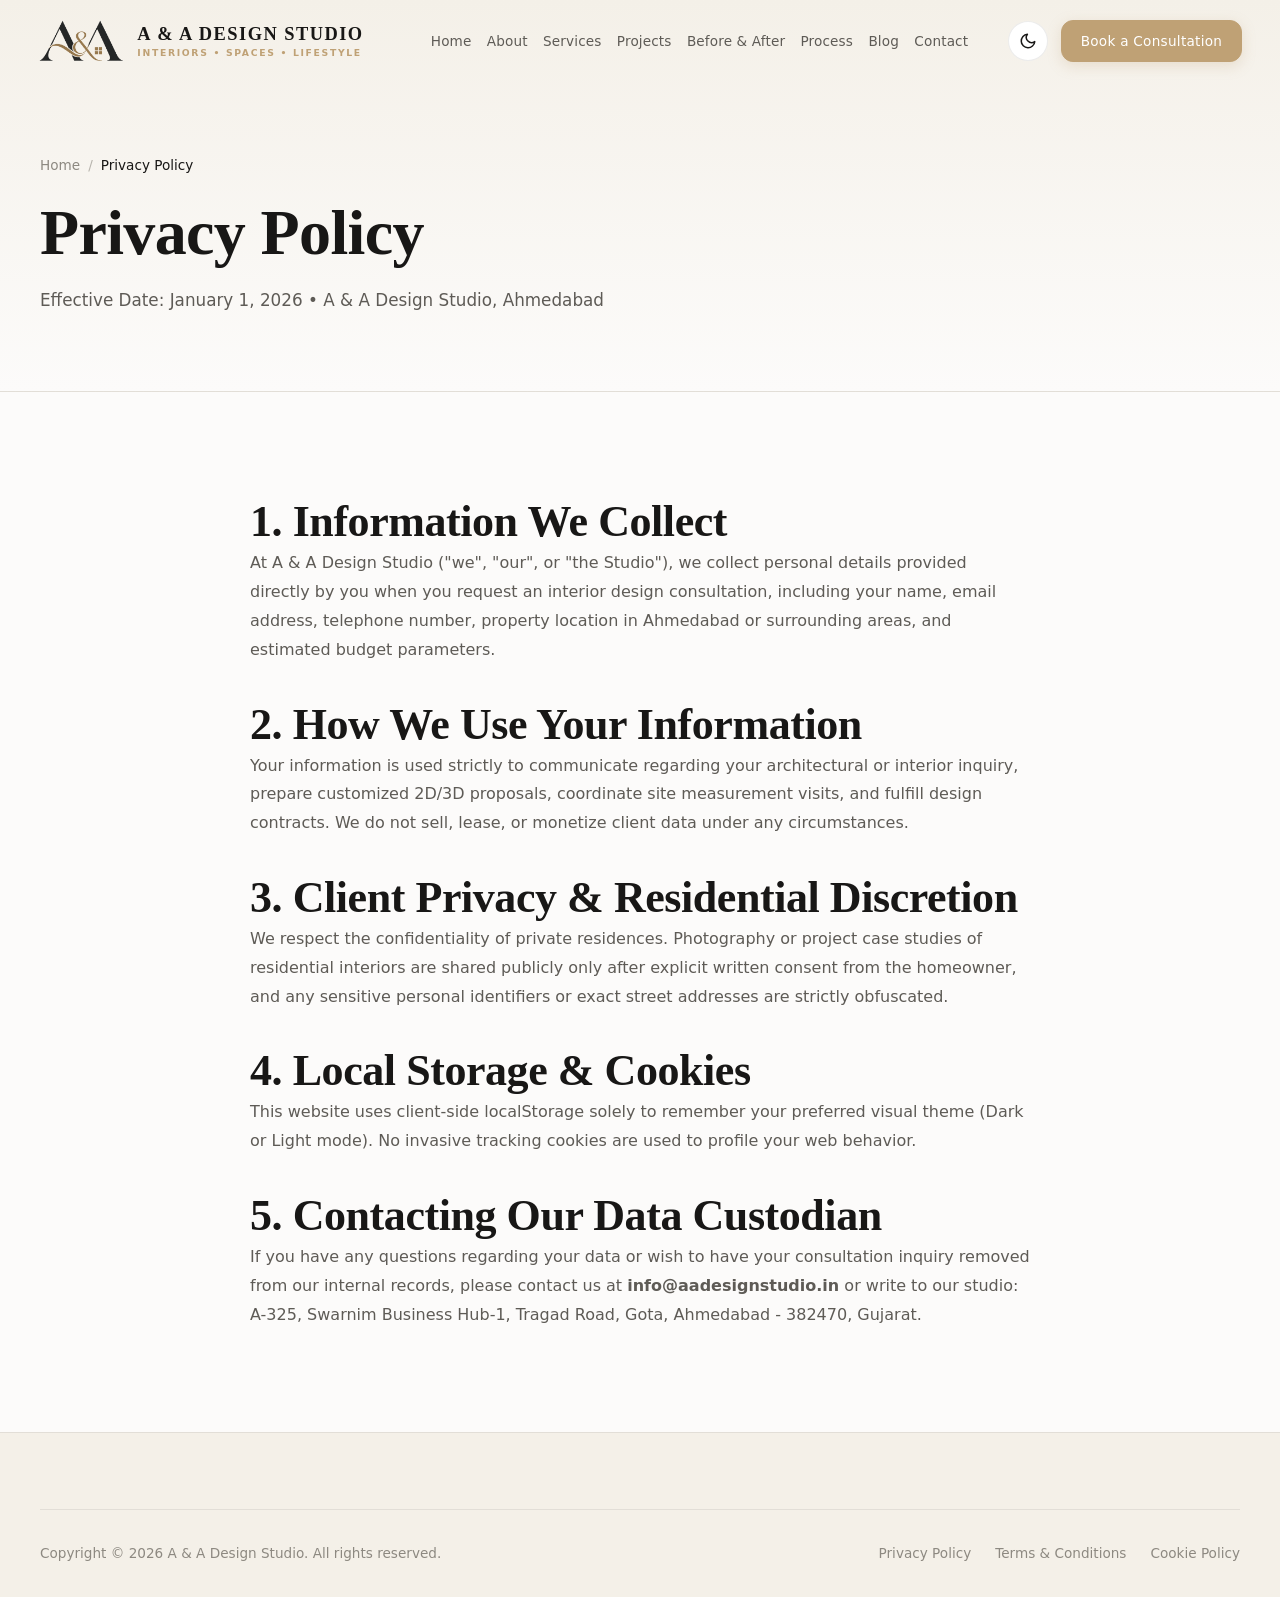
<file: privacy-policy.html>
﻿<!DOCTYPE html>
<html lang="en" data-theme="light">
<head>
  <meta charset="UTF-8">
  <meta name="viewport" content="width=device-width, initial-scale=1.0">
  <title>Privacy Policy | A & A Design Studio Ahmedabad</title>
  <meta name="description" content="Privacy Policy for A & A Design Studio. How we protect client information, consultation inquiries, and site telemetry.">
  <link rel="canonical" href="https://www.aadesignstudio.in/privacy-policy.html">
  <link rel="icon" type="image/png" href="images/logo/favicon.png">
  <link rel="stylesheet" href="css/style.css">
  <link rel="stylesheet" href="css/animations.css">
  <link rel="stylesheet" href="css/responsive.css">
</head>
<body>
  <header class="site-header" id="site-header">
    <div class="container">
      <div class="nav-inner">
        <a href="index.html" class="brand-logo" aria-label="A & A Design Studio Homepage">
          <div class="brand-logo-mark">
            <img src="images/logo/logo-mark-light.png" alt="A & A Design Studio" class="logo-img logo-img-light" width="82" height="42">
            <img src="images/logo/logo-mark-dark.png" alt="A & A Design Studio" class="logo-img logo-img-dark" width="82" height="42">
          </div>
          <div class="brand-text">
            <span class="brand-name">A &amp; A DESIGN STUDIO</span>
            <span class="brand-tagline">INTERIORS &bull; SPACES &bull; LIFESTYLE</span>
          </div>
        </a>
        <nav class="nav-menu">
          <a href="index.html" class="nav-link">Home</a>
          <a href="about.html" class="nav-link">About</a>
          <a href="services.html" class="nav-link">Services</a>
          <a href="projects.html" class="nav-link">Projects</a>
          <a href="before-after.html" class="nav-link">Before &amp; After</a>
          <a href="process.html" class="nav-link">Process</a>
          <a href="blog.html" class="nav-link">Blog</a>
          <a href="contact.html" class="nav-link">Contact</a>
        </nav>
        <div class="nav-actions">
          <button class="theme-toggle-btn" id="theme-toggle" aria-label="Toggle theme"></button>
          <a href="contact.html" class="btn btn-primary btn-sm">Book a Consultation</a>
        </div>
      </div>
    </div>
  </header>

  <main id="main-content">
    <section class="page-hero">
      <div class="container">
        <div class="page-hero-inner">
          <nav class="breadcrumbs">
            <a href="index.html">Home</a>
            <span class="separator">/</span>
            <span class="current">Privacy Policy</span>
          </nav>
          <h1>Privacy Policy</h1>
          <p class="text-lead">Effective Date: January 1, 2026 &bull; A &amp; A Design Studio, Ahmedabad</p>
        </div>
      </div>
    </section>

    <section class="section-padding">
      <div class="container" style="max-width: 860px; line-height: 1.8;">
        <h2>1. Information We Collect</h2>
        <p>At A &amp; A Design Studio ("we", "our", or "the Studio"), we collect personal details provided directly by you when you request an interior design consultation, including your name, email address, telephone number, property location in Ahmedabad or surrounding areas, and estimated budget parameters.</p>

        <h2 style="margin-top: 2rem;">2. How We Use Your Information</h2>
        <p>Your information is used strictly to communicate regarding your architectural or interior inquiry, prepare customized 2D/3D proposals, coordinate site measurement visits, and fulfill design contracts. We do not sell, lease, or monetize client data under any circumstances.</p>

        <h2 style="margin-top: 2rem;">3. Client Privacy &amp; Residential Discretion</h2>
        <p>We respect the confidentiality of private residences. Photography or project case studies of residential interiors are shared publicly only after explicit written consent from the homeowner, and any sensitive personal identifiers or exact street addresses are strictly obfuscated.</p>

        <h2 style="margin-top: 2rem;">4. Local Storage &amp; Cookies</h2>
        <p>This website uses client-side localStorage solely to remember your preferred visual theme (Dark or Light mode). No invasive tracking cookies are used to profile your web behavior.</p>

        <h2 style="margin-top: 2rem;">5. Contacting Our Data Custodian</h2>
        <p>If you have any questions regarding your data or wish to have your consultation inquiry removed from our internal records, please contact us at <strong>info@aadesignstudio.in</strong> or write to our studio: A-325, Swarnim Business Hub-1, Tragad Road, Gota, Ahmedabad - 382470, Gujarat.</p>
      </div>
    </section>
  </main>

  <footer class="site-footer">
    <div class="container">
      <div class="footer-bottom">
        <div>Copyright &copy; 2026 A &amp; A Design Studio. All rights reserved.</div>
        <div class="footer-legal-links">
          <a href="privacy-policy.html">Privacy Policy</a>
          <a href="terms.html">Terms &amp; Conditions</a>
          <a href="cookies.html">Cookie Policy</a>
        </div>
      </div>
    </div>
  </footer>

  <script src="js/theme.js"></script>
  <script src="js/navigation.js"></script>
  <script src="js/main.js"></script>
</body>
</html>
</file>
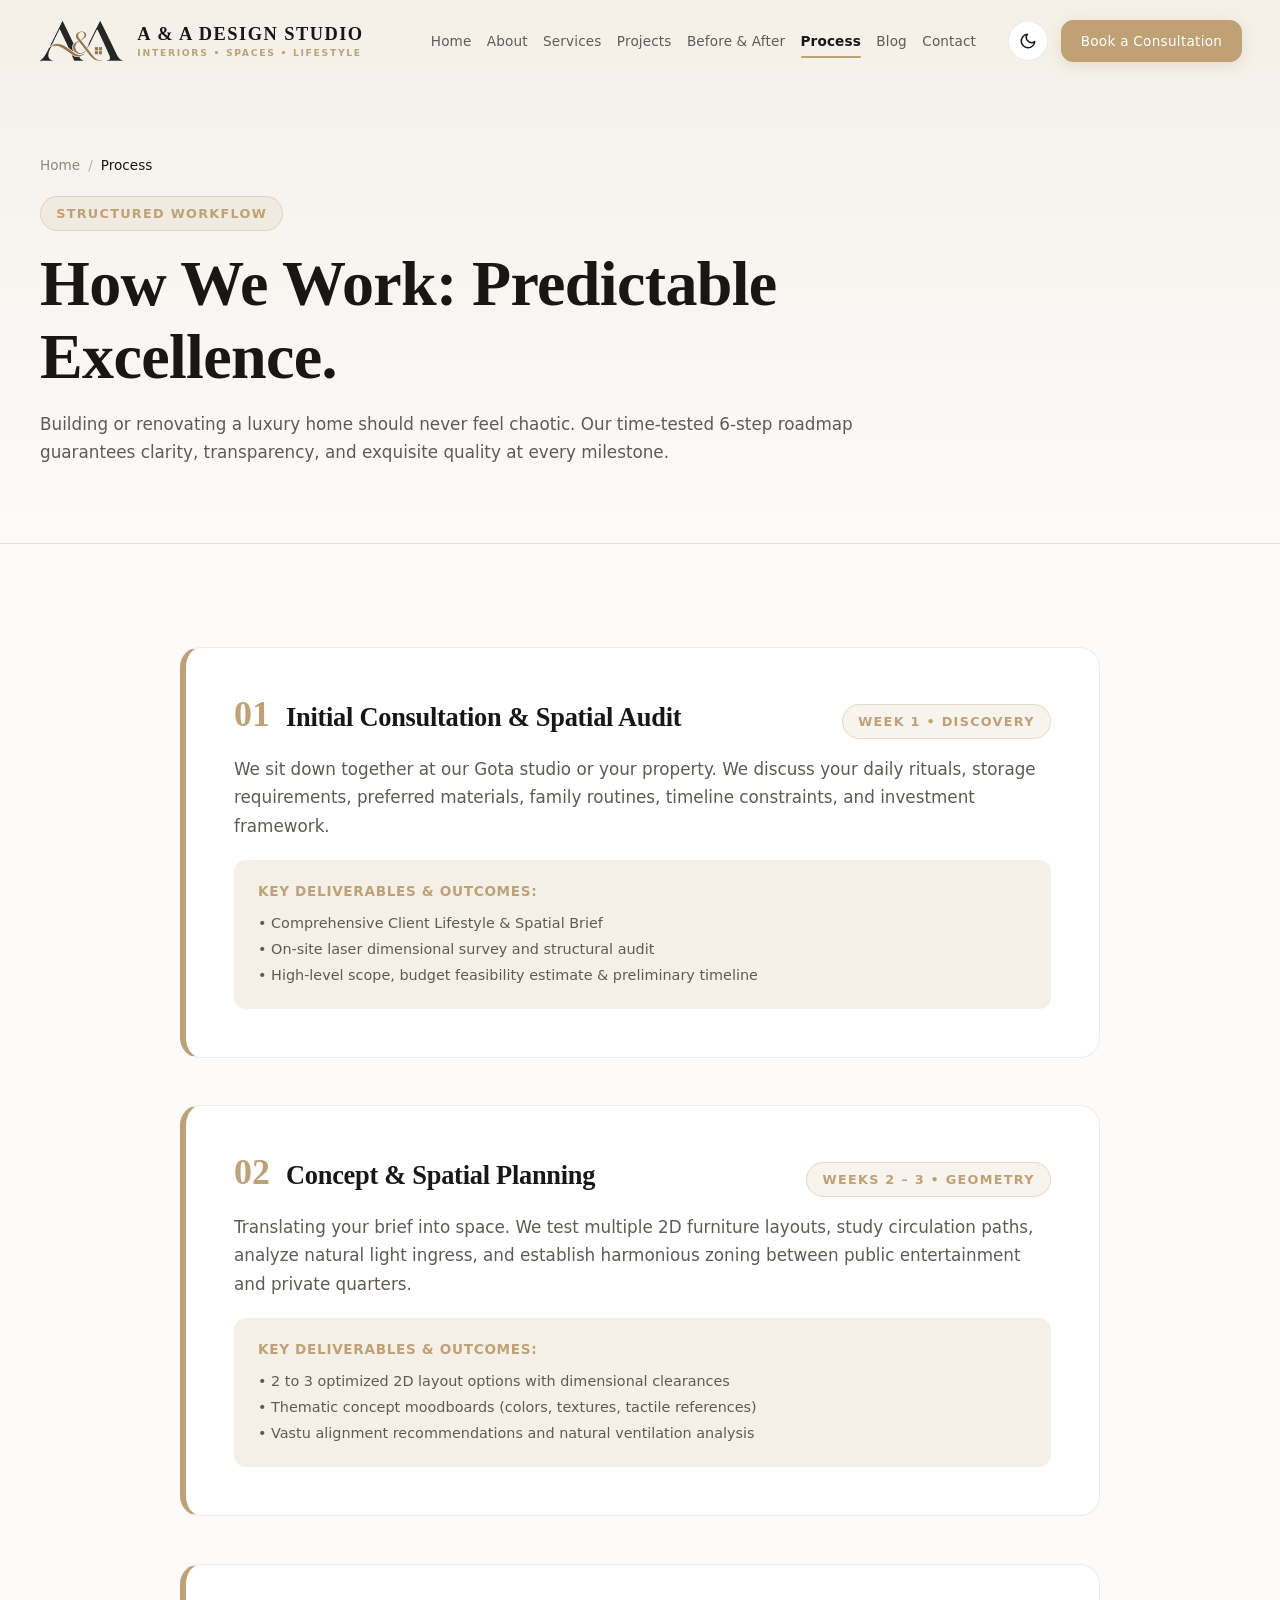
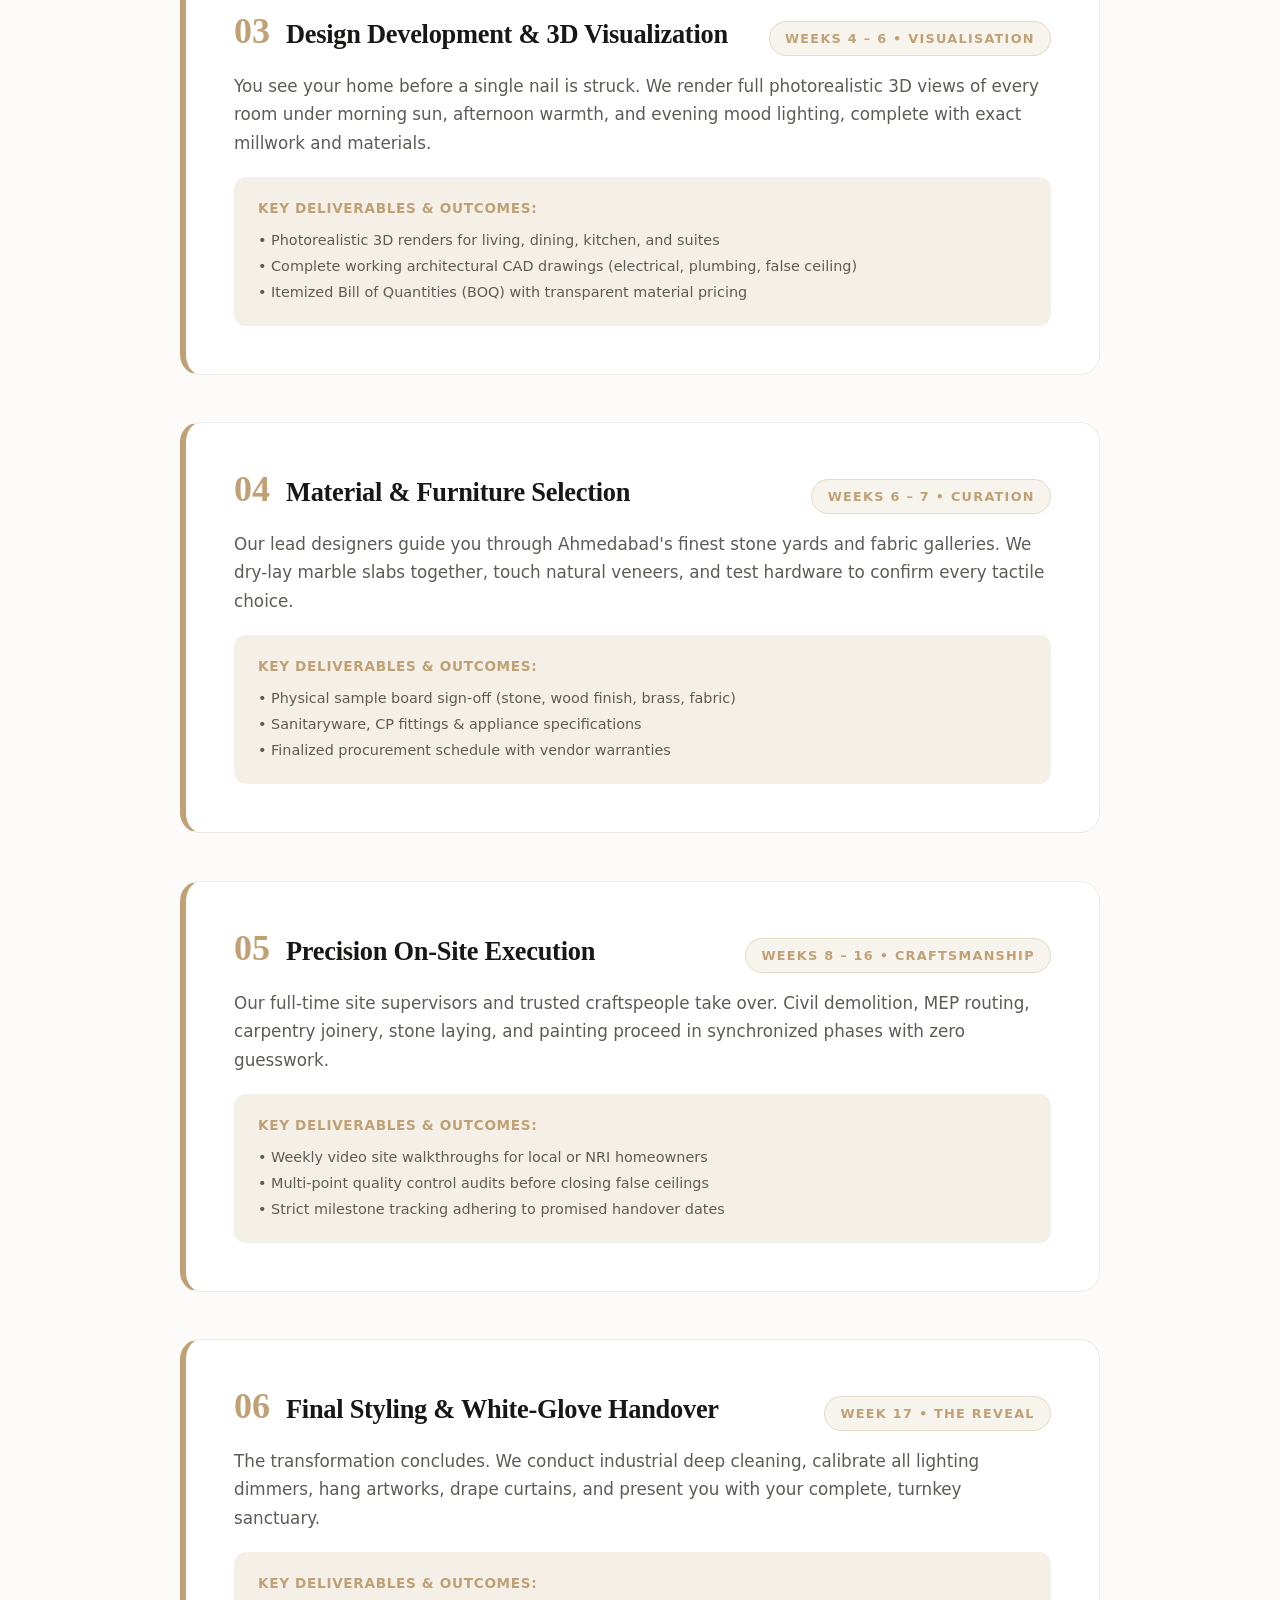
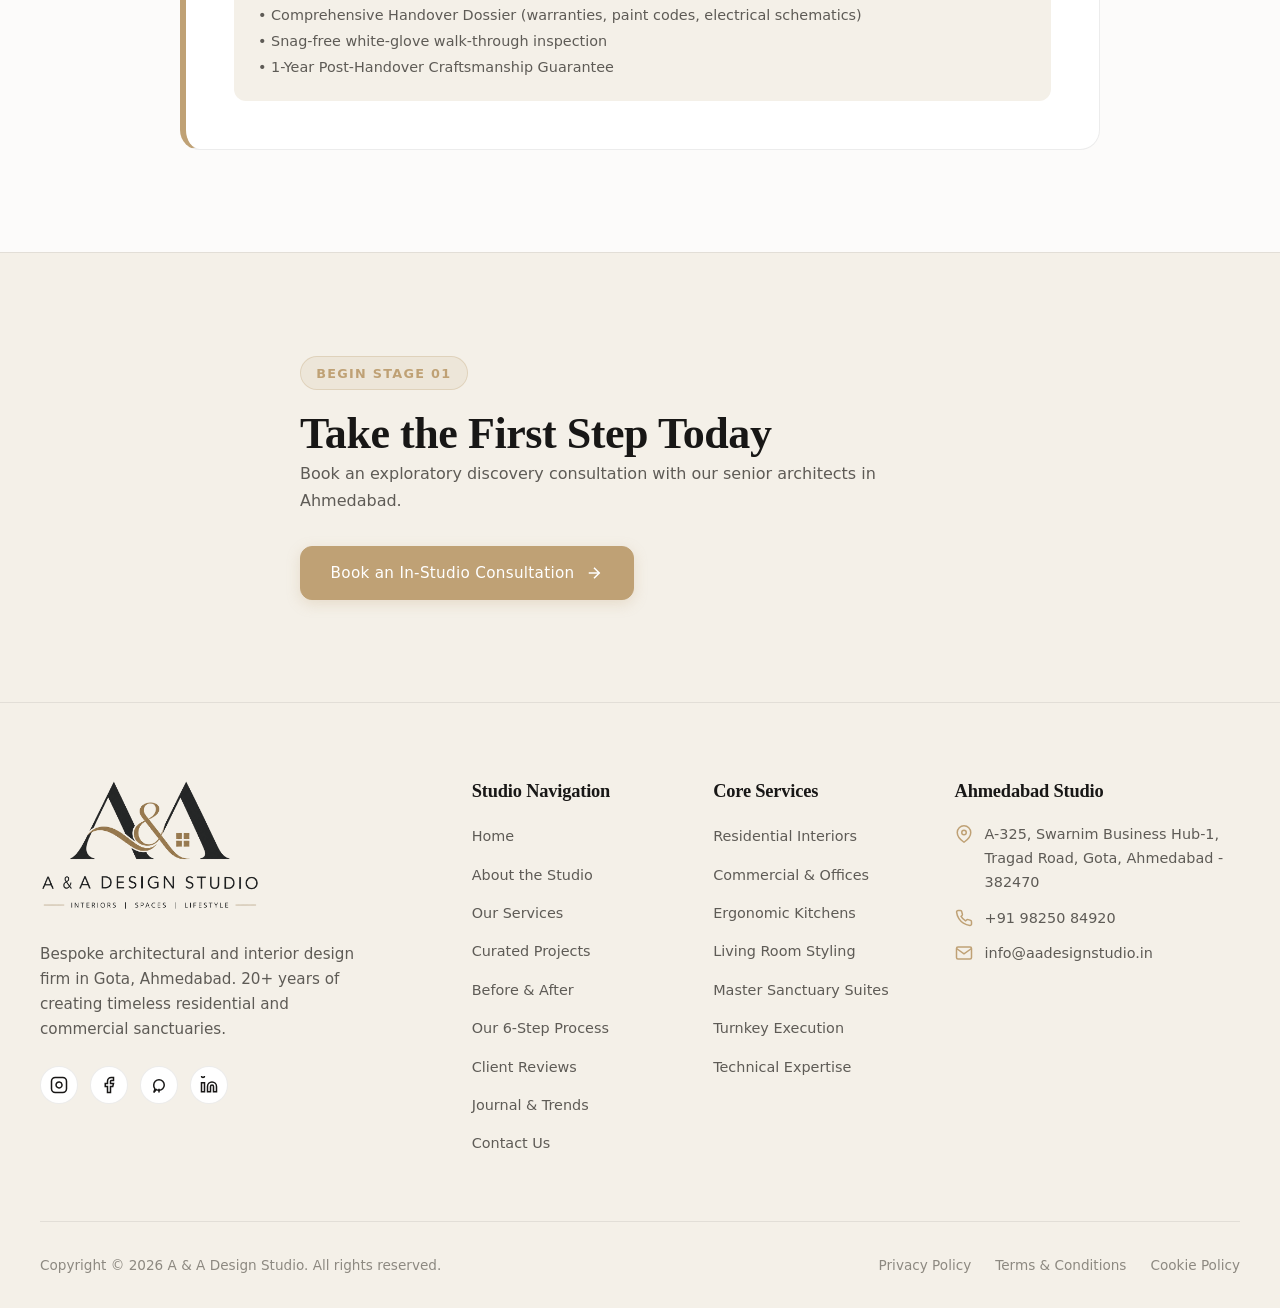
<file: process.html>
﻿<!DOCTYPE html>
<html lang="en" data-theme="light">
<head>
  <meta charset="UTF-8">
  <meta name="viewport" content="width=device-width, initial-scale=1.0">
  <meta http-equiv="X-UA-Compatible" content="ie=edge">
  
  <title>Our 6-Step Turnkey Design Process | A & A Design Studio Ahmedabad</title>
  <meta name="description" content="Discover A & A Design Studio's proven 6-step interior design process in Ahmedabad. From initial consultation and 3D visualization to on-site execution and white-glove handover.">
  <link rel="canonical" href="https://www.aadesignstudio.in/process.html">

  <meta property="og:type" content="website">
  <meta property="og:url" content="https://www.aadesignstudio.in/process.html">
  <meta property="og:title" content="Our 6-Step Turnkey Design Process | A & A Design Studio">
  <meta property="og:description" content="A structured, stress-free architectural journey from discovery to final reveal in Ahmedabad.">
  <meta property="og:image" content="https://www.aadesignstudio.in/images/hero/hero-main.jpg">

  <link rel="icon" type="image/png" href="images/logo/favicon.png">

  <link rel="stylesheet" href="css/style.css">
  <link rel="stylesheet" href="css/animations.css">
  <link rel="stylesheet" href="css/responsive.css">

  <script type="application/ld+json">
  {
    "@context": "https://schema.org",
    "@type": "HowTo",
    "name": "A & A Design Studio Turnkey Interior Process",
    "description": "The 6-stage architectural and interior design workflow used by A & A Design Studio.",
    "step": [
      { "@type": "HowToStep", "position": 1, "name": "Consultation", "text": "Initial discovery session to evaluate space, family habits, and budget." },
      { "@type": "HowToStep", "position": 2, "name": "Concept & Planning", "text": "2D zoning, spatial circulation plans, and thematic moodboards." },
      { "@type": "HowToStep", "position": 3, "name": "Design Development", "text": "Photorealistic 3D visualization and comprehensive working drawings." },
      { "@type": "HowToStep", "position": 4, "name": "Material & Furniture Selection", "text": "Guided sample showroom visits for marbles, veneers, and hardware." },
      { "@type": "HowToStep", "position": 5, "name": "Execution & Civil Works", "text": "Precision on-site carpentry, MEP engineering, and weekly video audit logs." },
      { "@type": "HowToStep", "position": 6, "name": "Final Reveal & Handover", "text": "Deep cleaning, artwork curation, styling, and white-glove handover." }
    ]
  }
  </script>
</head>
<body>

  <!-- ==================== SITE HEADER ==================== -->
  <header class="site-header" id="site-header">
    <div class="container">
      <div class="nav-inner">
        <a href="index.html" class="brand-logo" aria-label="A & A Design Studio Homepage">
          <div class="brand-logo-mark">
            <img src="images/logo/logo-mark-light.png" alt="A & A Design Studio" class="logo-img logo-img-light" width="82" height="42">
            <img src="images/logo/logo-mark-dark.png" alt="A & A Design Studio" class="logo-img logo-img-dark" width="82" height="42">
          </div>
          <div class="brand-text">
            <span class="brand-name">A &amp; A DESIGN STUDIO</span>
            <span class="brand-tagline">INTERIORS &bull; SPACES &bull; LIFESTYLE</span>
          </div>
        </a>

        <nav class="nav-menu" aria-label="Primary Navigation">
          <a href="index.html" class="nav-link">Home</a>
          <a href="about.html" class="nav-link">About</a>
          <a href="services.html" class="nav-link">Services</a>
          <a href="projects.html" class="nav-link">Projects</a>
          <a href="before-after.html" class="nav-link">Before &amp; After</a>
          <a href="process.html" class="nav-link active">Process</a>
          <a href="blog.html" class="nav-link">Blog</a>
          <a href="contact.html" class="nav-link">Contact</a>
        </nav>

        <div class="nav-actions">
          <button class="theme-toggle-btn" id="theme-toggle" aria-label="Toggle light and dark mode"></button>
          <a href="contact.html" class="btn btn-primary btn-sm">
            <span>Book a Consultation</span>
          </a>
          <button class="mobile-toggle-btn" id="mobile-menu-toggle" aria-label="Open mobile menu" aria-expanded="false">
            <span></span><span></span><span></span>
          </button>
        </div>
      </div>
    </div>
  </header>

  <!-- Mobile Drawer -->
  <div class="mobile-drawer-overlay" id="mobile-overlay"></div>
  <aside class="mobile-drawer" id="mobile-drawer" aria-label="Mobile Navigation Drawer">
    <div>
      <div class="mobile-drawer-brand">
        <a href="index.html" aria-label="A & A Design Studio Homepage">
          <img src="images/logo/logo-light.png" alt="A & A Design Studio" class="drawer-logo-img logo-img-light" width="180" height="106">
          <img src="images/logo/logo-dark.png" alt="A & A Design Studio" class="drawer-logo-img logo-img-dark" width="180" height="106">
        </a>
      </div>
      <nav class="mobile-nav-links">
        <a href="index.html" class="mobile-nav-link">Home</a>
        <a href="about.html" class="mobile-nav-link">About the Studio</a>
        <a href="services.html" class="mobile-nav-link">Design Services</a>
        <a href="projects.html" class="mobile-nav-link">Featured Projects</a>
        <a href="before-after.html" class="mobile-nav-link">Before &amp; After</a>
        <a href="skills.html" class="mobile-nav-link">Skills &amp; Expertise</a>
        <a href="process.html" class="mobile-nav-link active">Our 6-Step Process</a>
        <a href="testimonials.html" class="mobile-nav-link">Testimonials</a>
        <a href="blog.html" class="mobile-nav-link">Journal &amp; Trends</a>
        <a href="contact.html" class="mobile-nav-link">Contact &amp; Studio Map</a>
      </nav>
    </div>
    <div class="mobile-drawer-footer">
      <a href="contact.html" class="btn btn-primary" style="width: 100%;">Schedule Consultation</a>
    </div>
  </aside>

  <!-- ==================== MAIN CONTENT ==================== -->
  <main id="main-content">

    <!-- Hero Header -->
    <section class="page-hero">
      <div class="container">
        <div class="page-hero-inner reveal">
          <nav class="breadcrumbs" aria-label="Breadcrumbs">
            <a href="index.html">Home</a>
            <span class="separator">/</span>
            <span class="current">Process</span>
          </nav>
          <div class="badge" style="margin-bottom: 1rem;">Structured Workflow</div>
          <h1>How We Work: Predictable Excellence.</h1>
          <p class="text-lead">
            Building or renovating a luxury home should never feel chaotic. Our time-tested 6-step roadmap guarantees clarity, transparency, and exquisite quality at every milestone.
          </p>
        </div>
      </div>
    </section>

    <!-- 6-Step Detailed Timeline -->
    <section class="section-padding">
      <div class="container" style="max-width: 1000px; display: flex; flex-direction: column; gap: 3rem;">

        <!-- Step 1 -->
        <article class="card reveal" style="padding: clamp(2rem, 4vw, 3rem); border-left: 6px solid var(--accent);">
          <div style="display: flex; justify-content: space-between; align-items: baseline; flex-wrap: wrap; gap: 1rem; margin-bottom: 1rem;">
            <div style="display: flex; align-items: baseline; gap: 1rem;">
              <span style="font-family: var(--font-heading); font-size: 2.25rem; font-weight: 700; color: var(--accent); line-height: 1;">01</span>
              <h2 style="font-size: 1.65rem;">Initial Consultation &amp; Spatial Audit</h2>
            </div>
            <span class="badge">Week 1 &bull; Discovery</span>
          </div>
          <p class="text-lead" style="margin-bottom: 1.25rem;">
            We sit down together at our Gota studio or your property. We discuss your daily rituals, storage requirements, preferred materials, family routines, timeline constraints, and investment framework.
          </p>
          <div style="background: var(--bg-secondary); padding: 1.25rem 1.5rem; border-radius: var(--radius-md);">
            <strong style="font-size: 0.85rem; text-transform: uppercase; letter-spacing: 0.05em; color: var(--accent); display: block; margin-bottom: 0.5rem;">Key Deliverables &amp; Outcomes:</strong>
            <ul style="font-size: 0.9rem; color: var(--text-secondary); line-height: 1.8;">
              <li>&bull; Comprehensive Client Lifestyle &amp; Spatial Brief</li>
              <li>&bull; On-site laser dimensional survey and structural audit</li>
              <li>&bull; High-level scope, budget feasibility estimate &amp; preliminary timeline</li>
            </ul>
          </div>
        </article>

        <!-- Step 2 -->
        <article class="card reveal" style="padding: clamp(2rem, 4vw, 3rem); border-left: 6px solid var(--accent);">
          <div style="display: flex; justify-content: space-between; align-items: baseline; flex-wrap: wrap; gap: 1rem; margin-bottom: 1rem;">
            <div style="display: flex; align-items: baseline; gap: 1rem;">
              <span style="font-family: var(--font-heading); font-size: 2.25rem; font-weight: 700; color: var(--accent); line-height: 1;">02</span>
              <h2 style="font-size: 1.65rem;">Concept &amp; Spatial Planning</h2>
            </div>
            <span class="badge">Weeks 2 &ndash; 3 &bull; Geometry</span>
          </div>
          <p class="text-lead" style="margin-bottom: 1.25rem;">
            Translating your brief into space. We test multiple 2D furniture layouts, study circulation paths, analyze natural light ingress, and establish harmonious zoning between public entertainment and private quarters.
          </p>
          <div style="background: var(--bg-secondary); padding: 1.25rem 1.5rem; border-radius: var(--radius-md);">
            <strong style="font-size: 0.85rem; text-transform: uppercase; letter-spacing: 0.05em; color: var(--accent); display: block; margin-bottom: 0.5rem;">Key Deliverables &amp; Outcomes:</strong>
            <ul style="font-size: 0.9rem; color: var(--text-secondary); line-height: 1.8;">
              <li>&bull; 2 to 3 optimized 2D layout options with dimensional clearances</li>
              <li>&bull; Thematic concept moodboards (colors, textures, tactile references)</li>
              <li>&bull; Vastu alignment recommendations and natural ventilation analysis</li>
            </ul>
          </div>
        </article>

        <!-- Step 3 -->
        <article class="card reveal" style="padding: clamp(2rem, 4vw, 3rem); border-left: 6px solid var(--accent);">
          <div style="display: flex; justify-content: space-between; align-items: baseline; flex-wrap: wrap; gap: 1rem; margin-bottom: 1rem;">
            <div style="display: flex; align-items: baseline; gap: 1rem;">
              <span style="font-family: var(--font-heading); font-size: 2.25rem; font-weight: 700; color: var(--accent); line-height: 1;">03</span>
              <h2 style="font-size: 1.65rem;">Design Development &amp; 3D Visualization</h2>
            </div>
            <span class="badge">Weeks 4 &ndash; 6 &bull; Visualisation</span>
          </div>
          <p class="text-lead" style="margin-bottom: 1.25rem;">
            You see your home before a single nail is struck. We render full photorealistic 3D views of every room under morning sun, afternoon warmth, and evening mood lighting, complete with exact millwork and materials.
          </p>
          <div style="background: var(--bg-secondary); padding: 1.25rem 1.5rem; border-radius: var(--radius-md);">
            <strong style="font-size: 0.85rem; text-transform: uppercase; letter-spacing: 0.05em; color: var(--accent); display: block; margin-bottom: 0.5rem;">Key Deliverables &amp; Outcomes:</strong>
            <ul style="font-size: 0.9rem; color: var(--text-secondary); line-height: 1.8;">
              <li>&bull; Photorealistic 3D renders for living, dining, kitchen, and suites</li>
              <li>&bull; Complete working architectural CAD drawings (electrical, plumbing, false ceiling)</li>
              <li>&bull; Itemized Bill of Quantities (BOQ) with transparent material pricing</li>
            </ul>
          </div>
        </article>

        <!-- Step 4 -->
        <article class="card reveal" style="padding: clamp(2rem, 4vw, 3rem); border-left: 6px solid var(--accent);">
          <div style="display: flex; justify-content: space-between; align-items: baseline; flex-wrap: wrap; gap: 1rem; margin-bottom: 1rem;">
            <div style="display: flex; align-items: baseline; gap: 1rem;">
              <span style="font-family: var(--font-heading); font-size: 2.25rem; font-weight: 700; color: var(--accent); line-height: 1;">04</span>
              <h2 style="font-size: 1.65rem;">Material &amp; Furniture Selection</h2>
            </div>
            <span class="badge">Weeks 6 &ndash; 7 &bull; Curation</span>
          </div>
          <p class="text-lead" style="margin-bottom: 1.25rem;">
            Our lead designers guide you through Ahmedabad's finest stone yards and fabric galleries. We dry-lay marble slabs together, touch natural veneers, and test hardware to confirm every tactile choice.
          </p>
          <div style="background: var(--bg-secondary); padding: 1.25rem 1.5rem; border-radius: var(--radius-md);">
            <strong style="font-size: 0.85rem; text-transform: uppercase; letter-spacing: 0.05em; color: var(--accent); display: block; margin-bottom: 0.5rem;">Key Deliverables &amp; Outcomes:</strong>
            <ul style="font-size: 0.9rem; color: var(--text-secondary); line-height: 1.8;">
              <li>&bull; Physical sample board sign-off (stone, wood finish, brass, fabric)</li>
              <li>&bull; Sanitaryware, CP fittings &amp; appliance specifications</li>
              <li>&bull; Finalized procurement schedule with vendor warranties</li>
            </ul>
          </div>
        </article>

        <!-- Step 5 -->
        <article class="card reveal" style="padding: clamp(2rem, 4vw, 3rem); border-left: 6px solid var(--accent);">
          <div style="display: flex; justify-content: space-between; align-items: baseline; flex-wrap: wrap; gap: 1rem; margin-bottom: 1rem;">
            <div style="display: flex; align-items: baseline; gap: 1rem;">
              <span style="font-family: var(--font-heading); font-size: 2.25rem; font-weight: 700; color: var(--accent); line-height: 1;">05</span>
              <h2 style="font-size: 1.65rem;">Precision On-Site Execution</h2>
            </div>
            <span class="badge">Weeks 8 &ndash; 16 &bull; Craftsmanship</span>
          </div>
          <p class="text-lead" style="margin-bottom: 1.25rem;">
            Our full-time site supervisors and trusted craftspeople take over. Civil demolition, MEP routing, carpentry joinery, stone laying, and painting proceed in synchronized phases with zero guesswork.
          </p>
          <div style="background: var(--bg-secondary); padding: 1.25rem 1.5rem; border-radius: var(--radius-md);">
            <strong style="font-size: 0.85rem; text-transform: uppercase; letter-spacing: 0.05em; color: var(--accent); display: block; margin-bottom: 0.5rem;">Key Deliverables &amp; Outcomes:</strong>
            <ul style="font-size: 0.9rem; color: var(--text-secondary); line-height: 1.8;">
              <li>&bull; Weekly video site walkthroughs for local or NRI homeowners</li>
              <li>&bull; Multi-point quality control audits before closing false ceilings</li>
              <li>&bull; Strict milestone tracking adhering to promised handover dates</li>
            </ul>
          </div>
        </article>

        <!-- Step 6 -->
        <article class="card reveal" style="padding: clamp(2rem, 4vw, 3rem); border-left: 6px solid var(--accent);">
          <div style="display: flex; justify-content: space-between; align-items: baseline; flex-wrap: wrap; gap: 1rem; margin-bottom: 1rem;">
            <div style="display: flex; align-items: baseline; gap: 1rem;">
              <span style="font-family: var(--font-heading); font-size: 2.25rem; font-weight: 700; color: var(--accent); line-height: 1;">06</span>
              <h2 style="font-size: 1.65rem;">Final Styling &amp; White-Glove Handover</h2>
            </div>
            <span class="badge">Week 17 &bull; The Reveal</span>
          </div>
          <p class="text-lead" style="margin-bottom: 1.25rem;">
            The transformation concludes. We conduct industrial deep cleaning, calibrate all lighting dimmers, hang artworks, drape curtains, and present you with your complete, turnkey sanctuary.
          </p>
          <div style="background: var(--bg-secondary); padding: 1.25rem 1.5rem; border-radius: var(--radius-md);">
            <strong style="font-size: 0.85rem; text-transform: uppercase; letter-spacing: 0.05em; color: var(--accent); display: block; margin-bottom: 0.5rem;">Key Deliverables &amp; Outcomes:</strong>
            <ul style="font-size: 0.9rem; color: var(--text-secondary); line-height: 1.8;">
              <li>&bull; Comprehensive Handover Dossier (warranties, paint codes, electrical schematics)</li>
              <li>&bull; Snag-free white-glove walk-through inspection</li>
              <li>&bull; 1-Year Post-Handover Craftsmanship Guarantee</li>
            </ul>
          </div>
        </article>

      </div>
    </section>

    <!-- Consultation CTA -->
    <section class="section-padding bg-secondary" style="border-top: 1px solid var(--border-color);">
      <div class="container text-center reveal" style="max-width: 760px;">
        <div class="badge" style="margin-bottom: 1rem;">Begin Stage 01</div>
        <h2>Take the First Step Today</h2>
        <p style="margin-bottom: 2rem;">Book an exploratory discovery consultation with our senior architects in Ahmedabad.</p>
        <a href="contact.html" class="btn btn-primary">
          <span>Book an In-Studio Consultation</span>
          <svg viewBox="0 0 24 24" fill="none" stroke="currentColor" stroke-width="2"><line x1="5" y1="12" x2="19" y2="12"></line><polyline points="12 5 19 12 12 19"></polyline></svg>
        </a>
      </div>
    </section>

  </main>

  <!-- ==================== FOOTER ==================== -->
  <footer class="site-footer">
    <div class="container">
      <div class="footer-top">
        <div class="footer-brand">
          <a href="index.html" class="footer-brand-logo" aria-label="A & A Design Studio Homepage">
            <img src="images/logo/logo-light.png" alt="A & A Design Studio - Interiors | Spaces | Lifestyle" class="footer-logo-img logo-img-light" width="220" height="129">
            <img src="images/logo/logo-dark.png" alt="A & A Design Studio - Interiors | Spaces | Lifestyle" class="footer-logo-img logo-img-dark" width="220" height="129">
          </a>
          <p>Bespoke architectural and interior design firm in Gota, Ahmedabad. 20+ years of creating timeless residential and commercial sanctuaries.</p>
          <div class="footer-social-links">
            <a href="https://instagram.com" class="social-icon-btn" aria-label="Instagram" target="_blank" rel="noopener noreferrer"><svg viewBox="0 0 24 24" fill="none" stroke="currentColor" stroke-width="2"><rect x="2" y="2" width="20" height="20" rx="5" ry="5"></rect><path d="M16 11.37A4 4 0 1 1 12.63 8 4 4 0 0 1 16 11.37z"></path><line x1="17.5" y1="6.5" x2="17.51" y2="6.5"></line></svg></a>
            <a href="https://facebook.com" class="social-icon-btn" aria-label="Facebook" target="_blank" rel="noopener noreferrer"><svg viewBox="0 0 24 24" fill="none" stroke="currentColor" stroke-width="2"><path d="M18 2h-3a5 5 0 0 0-5 5v3H7v4h3v8h4v-8h3l1-4h-4V7a1 1 0 0 1 1-1h3z"></path></svg></a>
            <a href="https://pinterest.com" class="social-icon-btn" aria-label="Pinterest" target="_blank" rel="noopener noreferrer"><svg viewBox="0 0 24 24" fill="none" stroke="currentColor" stroke-width="2"><line x1="12" y1="17" x2="12" y2="22"></line><path d="M5 12a7 7 0 0 1 14 0c0 3.87-3.13 7-7 7a6.9 6.9 0 0 1-3.5-.94L5 22l1.6-4.8A6.97 6.97 0 0 1 5 12z"></path></svg></a>
            <a href="https://linkedin.com" class="social-icon-btn" aria-label="LinkedIn" target="_blank" rel="noopener noreferrer"><svg viewBox="0 0 24 24" fill="none" stroke="currentColor" stroke-width="2"><path d="M16 8a6 6 0 0 1 6 6v7h-4v-7a2 2 0 0 0-2-2 2 2 0 0 0-2 2v7h-4v-7a6 6 0 0 1 6-6z"></path><rect x="2" y="9" width="4" height="12"></rect><circle cx="4" r="2"></circle></svg></a>
          </div>
        </div>

        <div>
          <h3 class="footer-heading">Studio Navigation</h3>
          <ul class="footer-links">
            <li><a href="index.html">Home</a></li>
            <li><a href="about.html">About the Studio</a></li>
            <li><a href="services.html">Our Services</a></li>
            <li><a href="projects.html">Curated Projects</a></li>
            <li><a href="before-after.html">Before &amp; After</a></li>
            <li><a href="process.html">Our 6-Step Process</a></li>
            <li><a href="testimonials.html">Client Reviews</a></li>
            <li><a href="blog.html">Journal &amp; Trends</a></li>
            <li><a href="contact.html">Contact Us</a></li>
          </ul>
        </div>

        <div>
          <h3 class="footer-heading">Core Services</h3>
          <ul class="footer-links">
            <li><a href="services.html#residential">Residential Interiors</a></li>
            <li><a href="services.html#commercial">Commercial &amp; Offices</a></li>
            <li><a href="services.html#kitchens">Ergonomic Kitchens</a></li>
            <li><a href="services.html#living-rooms">Living Room Styling</a></li>
            <li><a href="services.html#bedrooms">Master Sanctuary Suites</a></li>
            <li><a href="services.html#turnkey">Turnkey Execution</a></li>
            <li><a href="skills.html">Technical Expertise</a></li>
          </ul>
        </div>

        <div>
          <h3 class="footer-heading">Ahmedabad Studio</h3>
          <div class="footer-contact-item">
            <svg viewBox="0 0 24 24" fill="none" stroke="currentColor" stroke-width="2"><path d="M21 10c0 7-9 13-9 13s-9-6-9-13a9 9 0 0 1 18 0z"></path><circle cx="12" cy="10" r="3"></circle></svg>
            <span>A-325, Swarnim Business Hub-1, Tragad Road, Gota, Ahmedabad - 382470</span>
          </div>
          <div class="footer-contact-item">
            <svg viewBox="0 0 24 24" fill="none" stroke="currentColor" stroke-width="2"><path d="M22 16.92v3a2 2 0 0 1-2.18 2 19.79 19.79 0 0 1-8.63-3.07 19.5 19.5 0 0 1-6-6 19.79 19.79 0 0 1-3.07-8.67A2 2 0 0 1 4.11 2h3a2 2 0 0 1 2 1.72 12.84 12.84 0 0 0 .7 2.81 2 2 0 0 1-.45 2.11L8.09 9.91a16 16 0 0 0 6 6l1.27-1.27a2 2 0 0 1 2.11-.45 12.84 12.84 0 0 0 2.81.7A2 2 0 0 1 22 16.92z"></path></svg>
            <span>+91 98250 84920</span>
          </div>
          <div class="footer-contact-item">
            <svg viewBox="0 0 24 24" fill="none" stroke="currentColor" stroke-width="2"><path d="M4 4h16c1.1 0 2 .9 2 2v12c0 1.1-.9 2-2 2H4c-1.1 0-2-.9-2-2V6c0-1.1.9-2 2-2z"></path><polyline points="22,6 12,13 2,6"></polyline></svg>
            <span>info@aadesignstudio.in</span>
          </div>
        </div>
      </div>

      <div class="footer-bottom">
        <div>Copyright &copy; 2026 A &amp; A Design Studio. All rights reserved.</div>
        <div class="footer-legal-links">
          <a href="privacy-policy.html">Privacy Policy</a>
          <a href="terms.html">Terms &amp; Conditions</a>
          <a href="cookies.html">Cookie Policy</a>
        </div>
      </div>
    </div>
  </footer>

  <button class="back-to-top-btn" id="back-to-top" aria-label="Scroll back to top">
    <svg viewBox="0 0 24 24" fill="none" stroke="currentColor" stroke-width="2.5"><line x1="12" y1="19" x2="12" y2="5"></line><polyline points="5 12 12 5 19 12"></polyline></svg>
  </button>

  <script src="js/theme.js"></script>
  <script src="js/navigation.js"></script>
  <script src="js/animations.js"></script>
  <script src="js/main.js"></script>
</body>
</html>
</file>
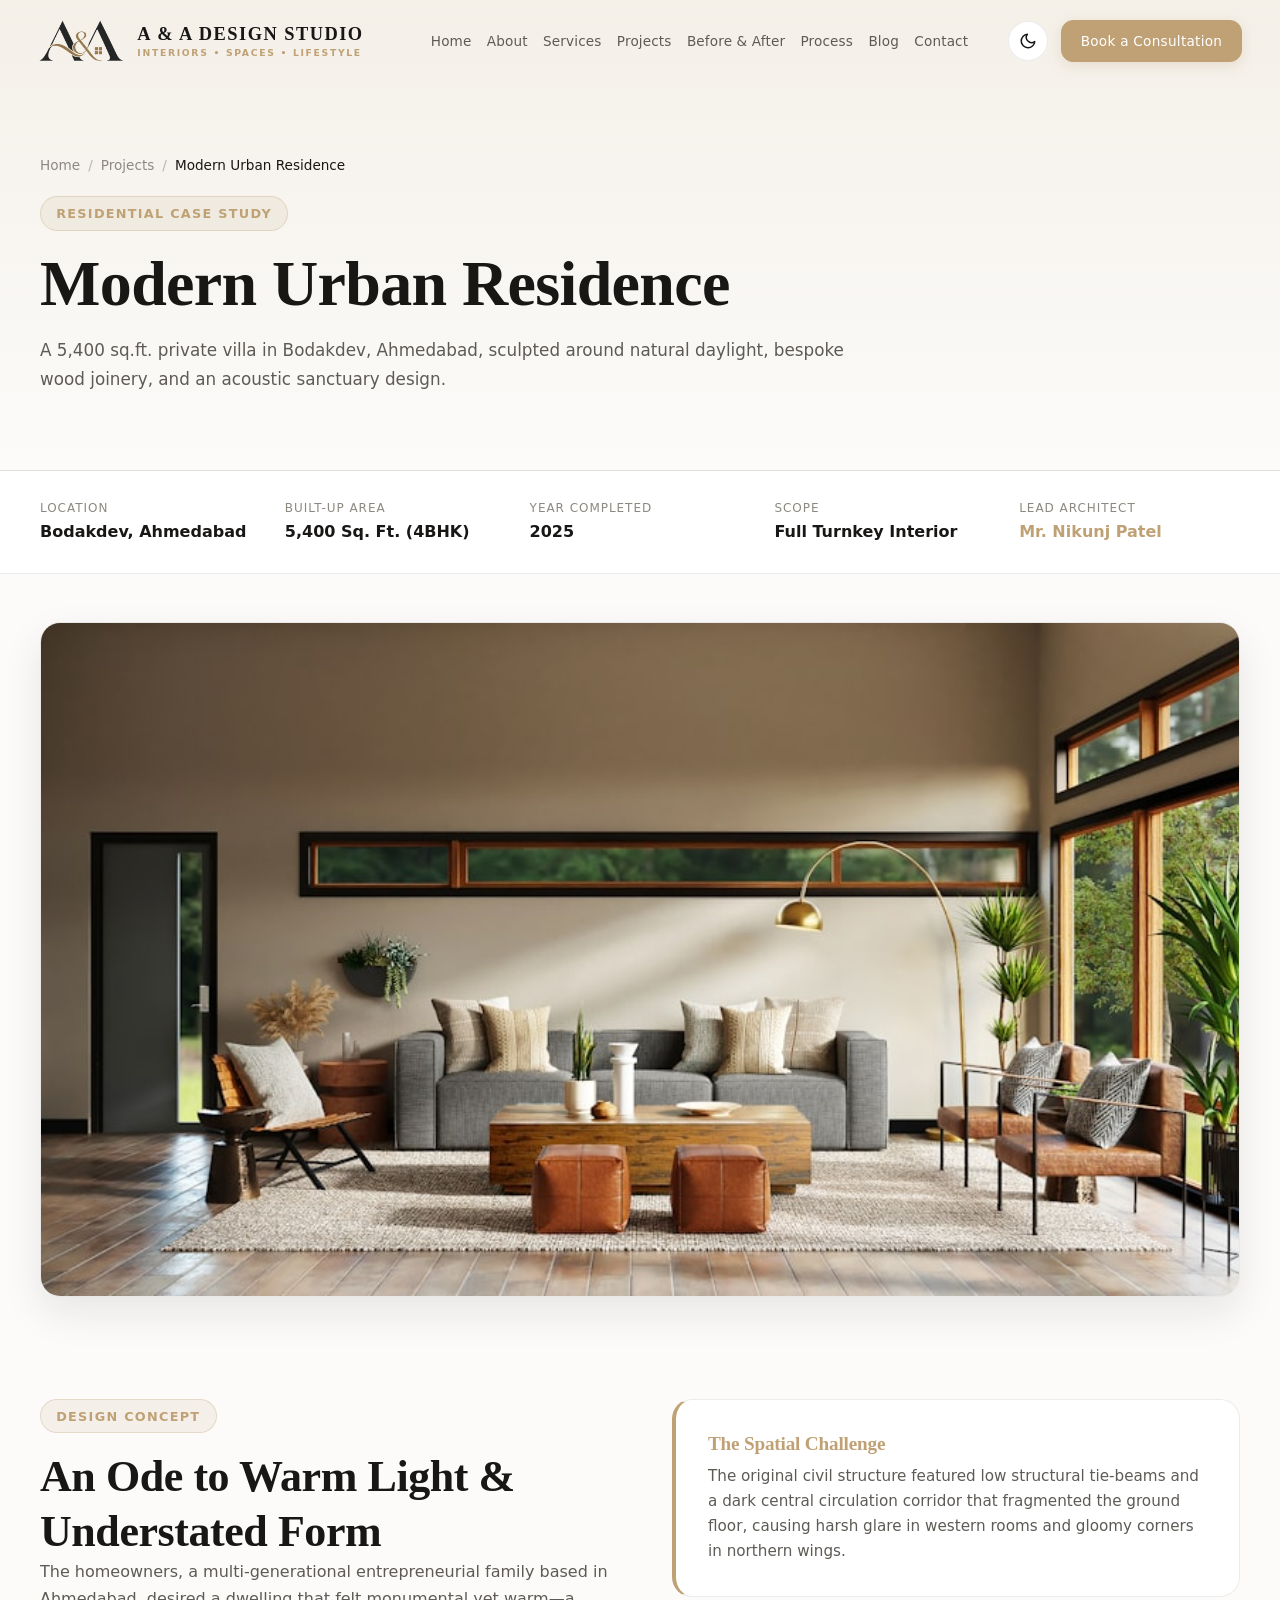
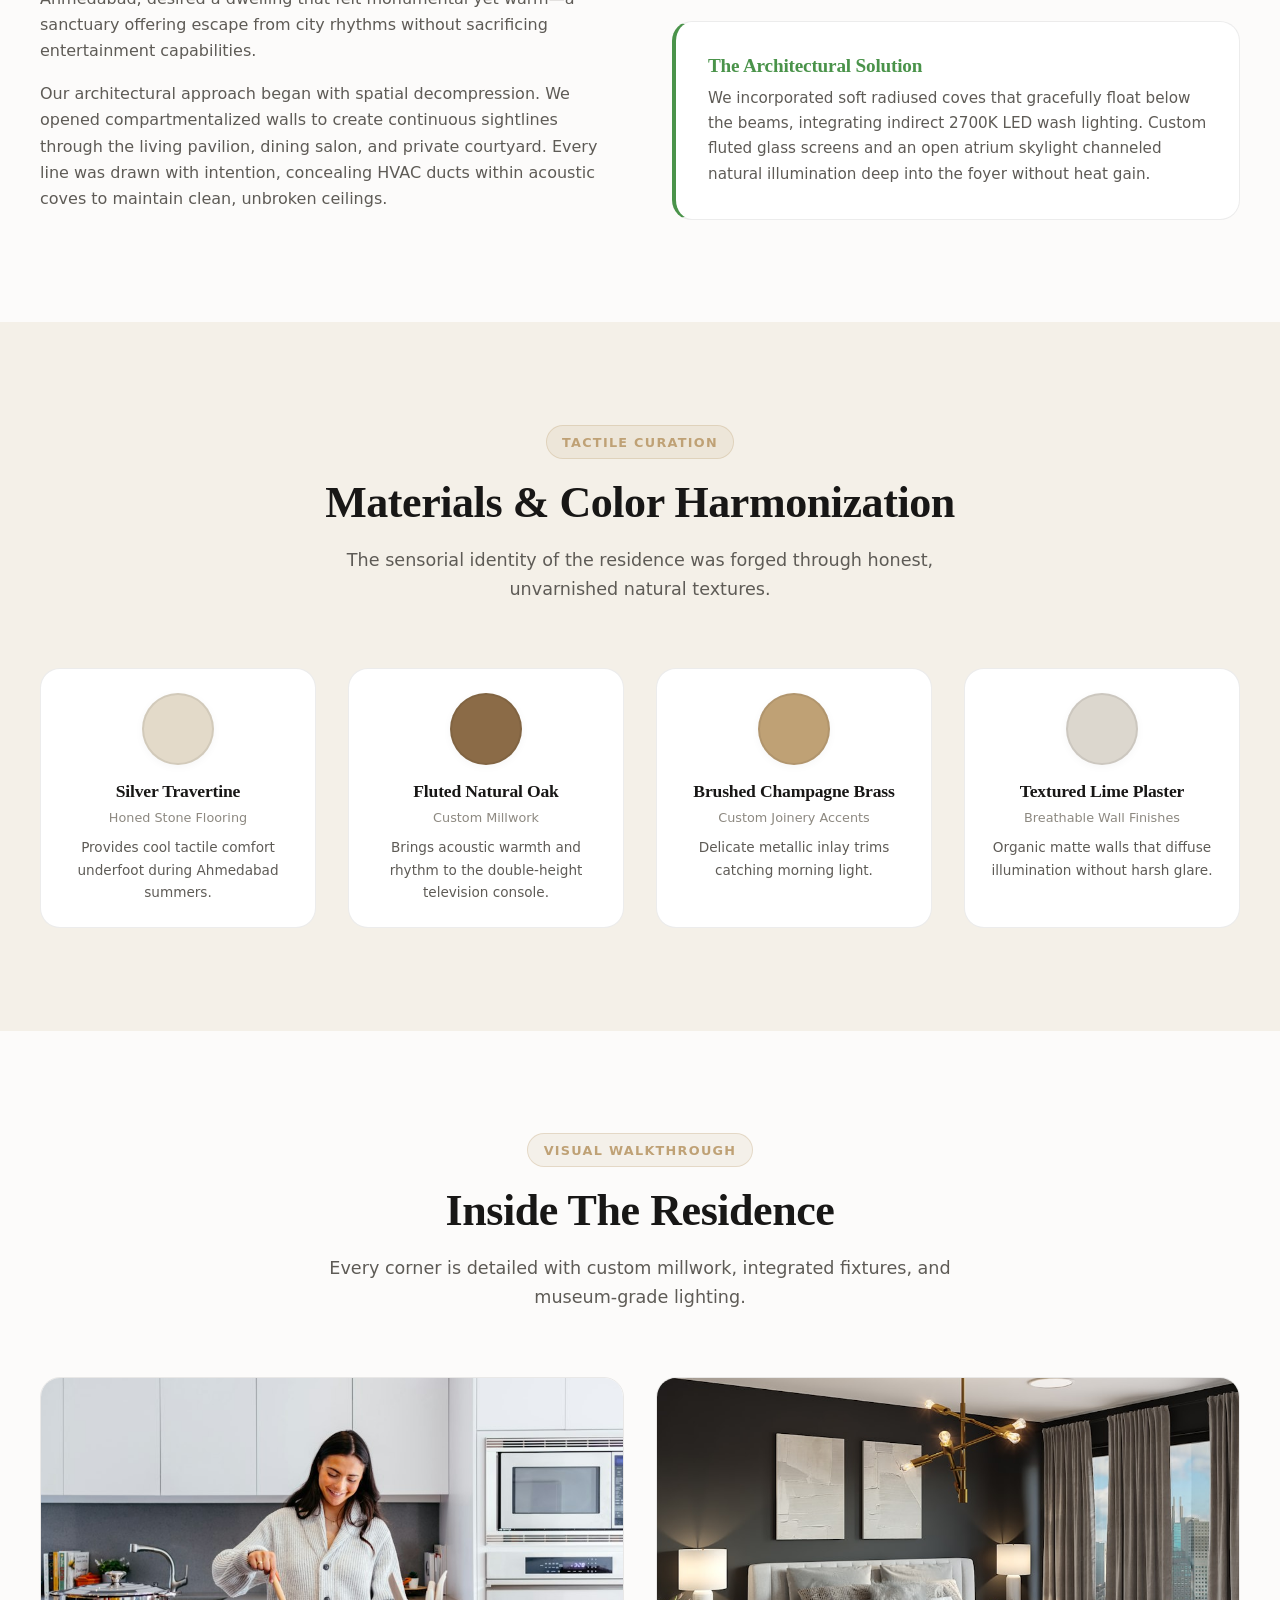
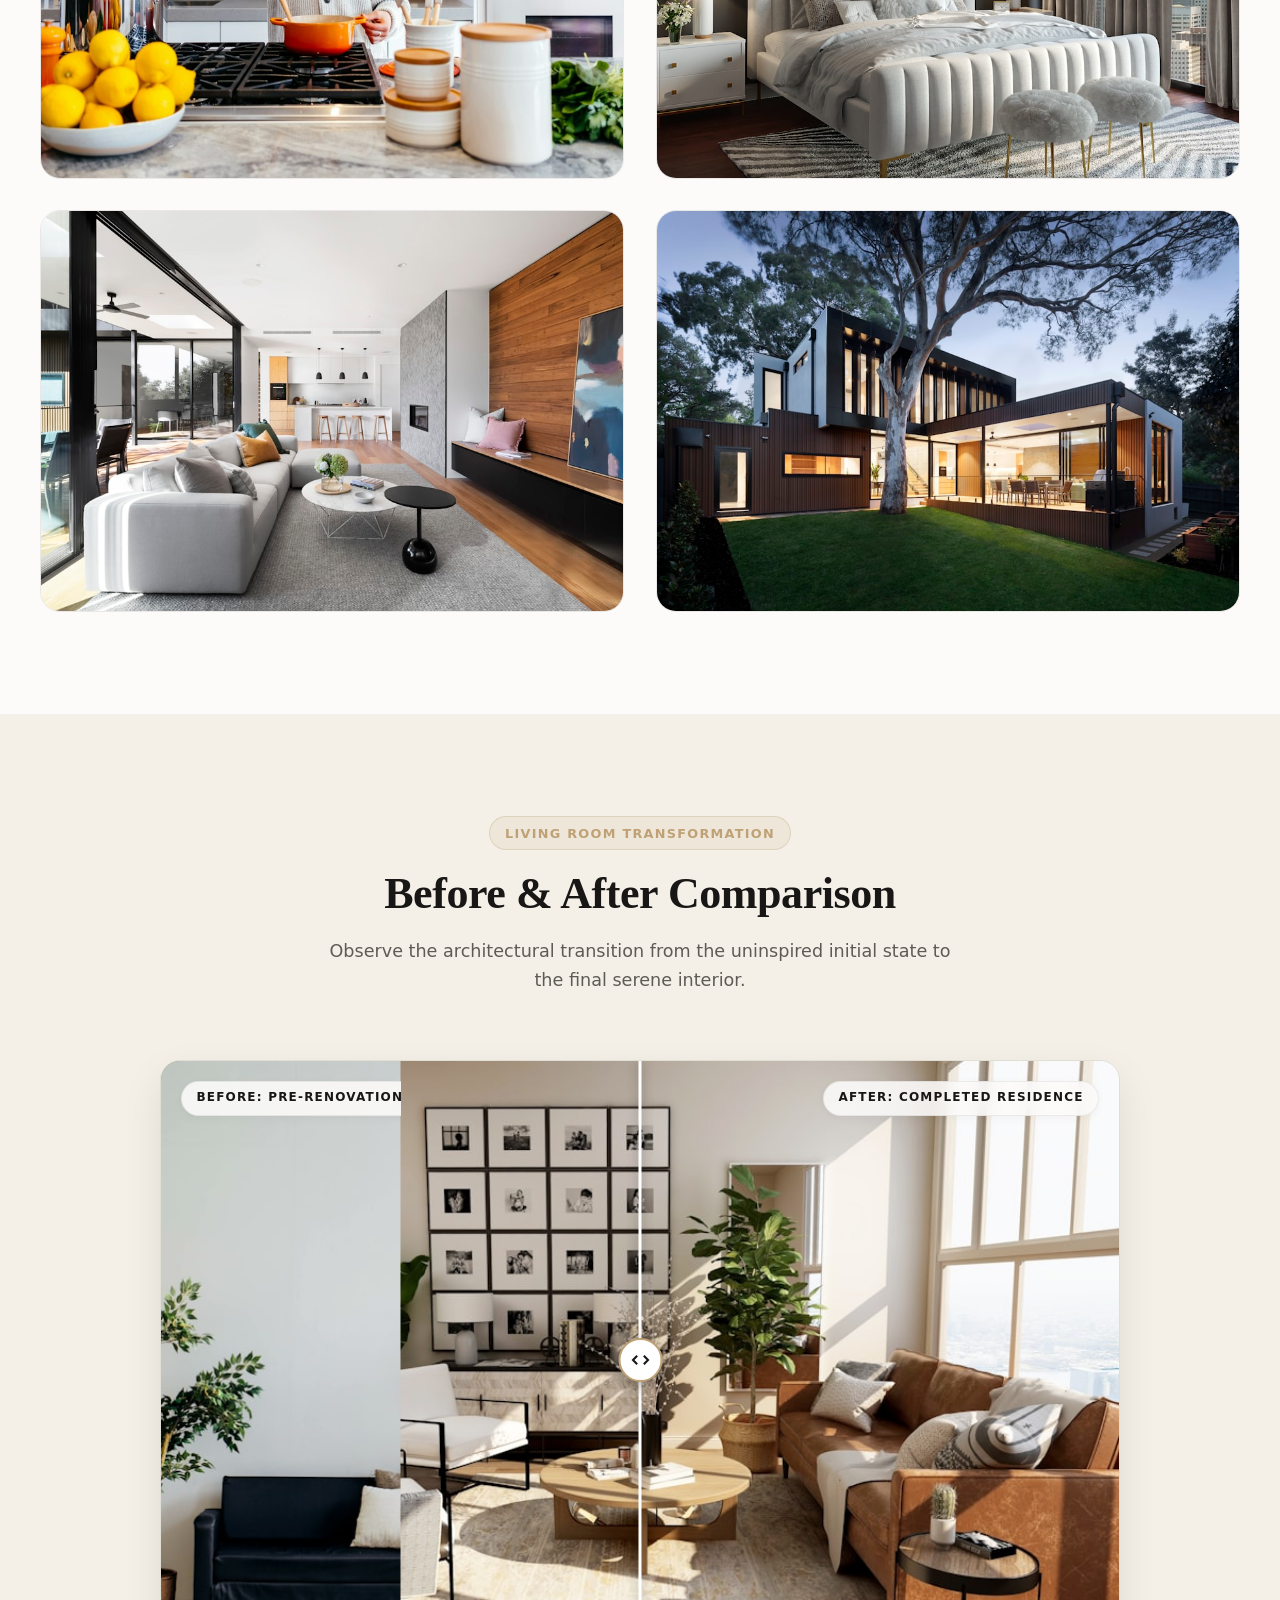
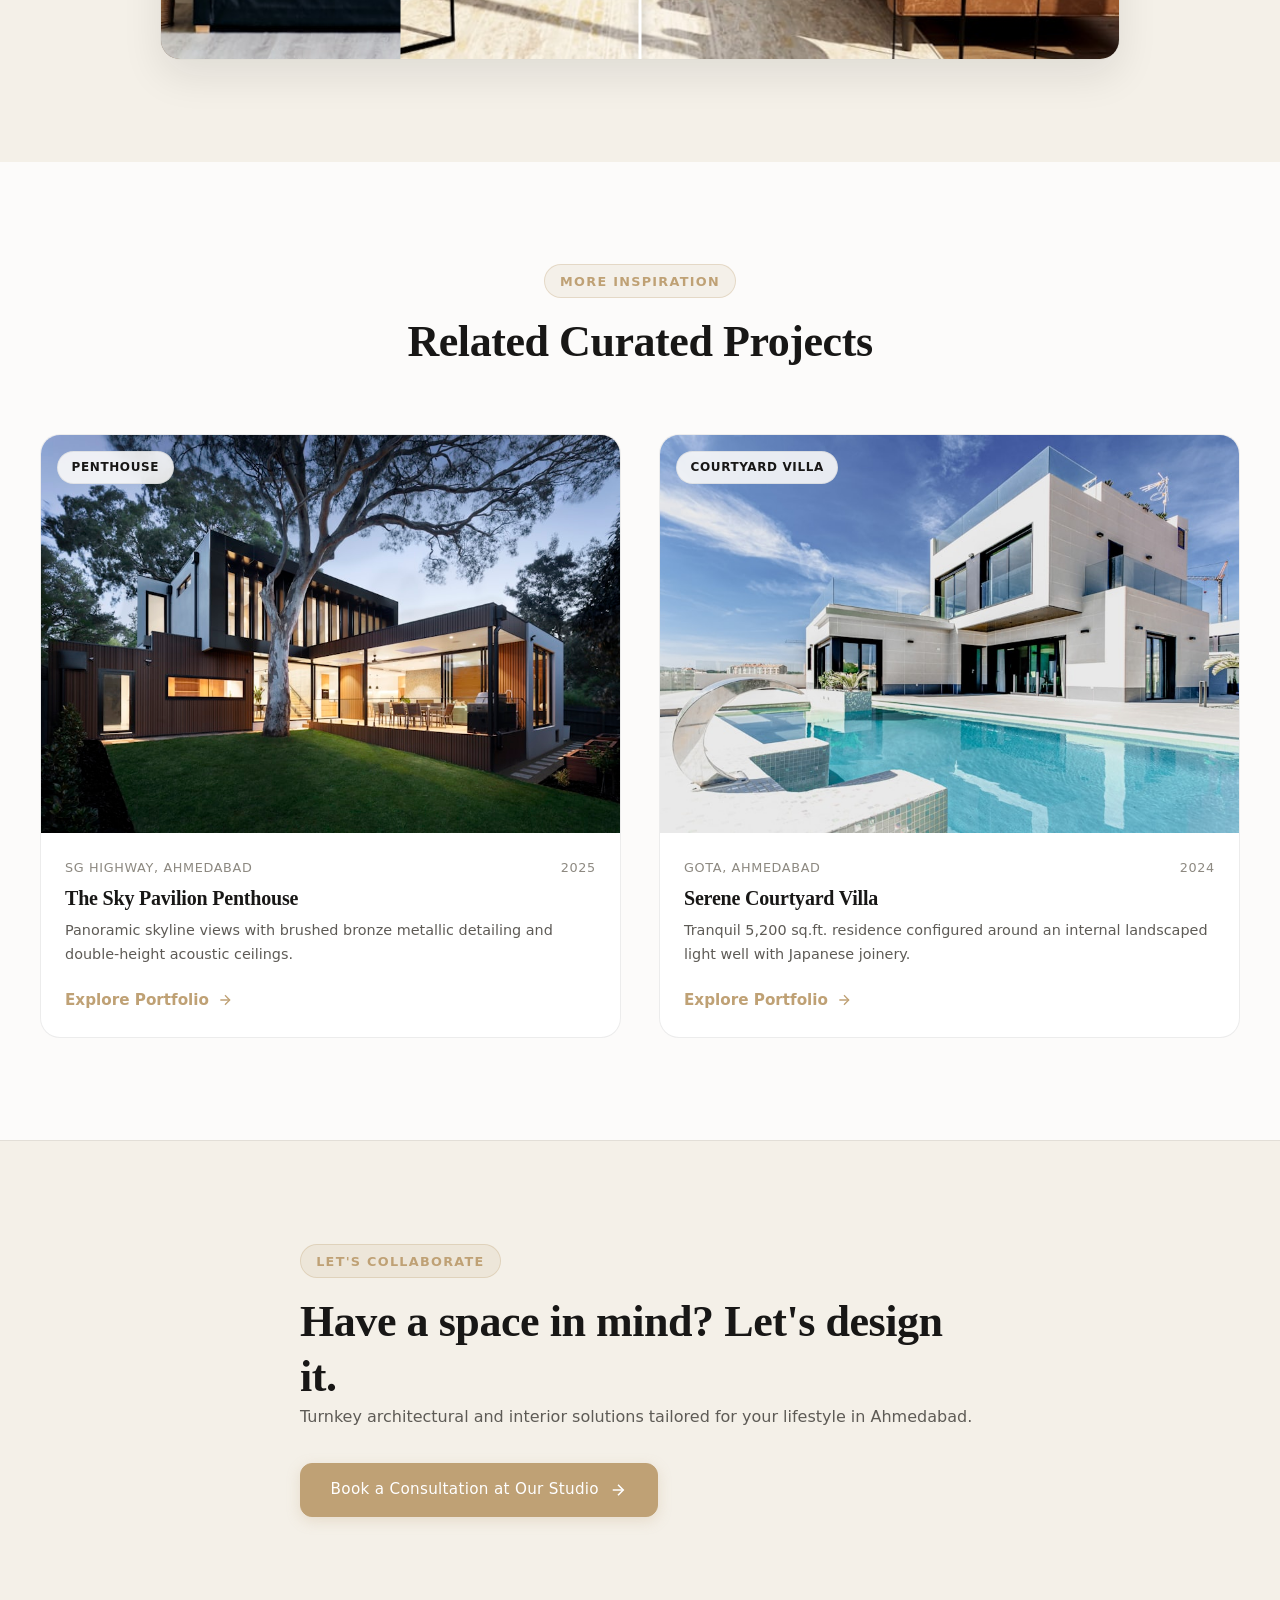
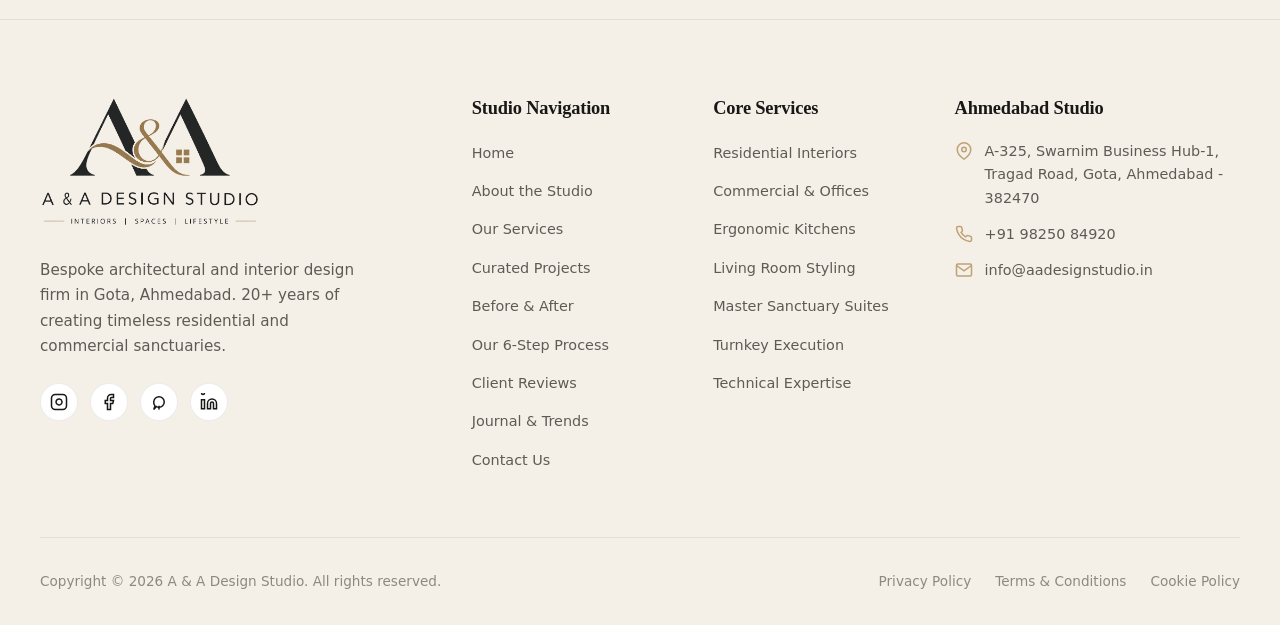
<file: project-details.html>
﻿<!DOCTYPE html>
<html lang="en" data-theme="light">
<head>
  <meta charset="UTF-8">
  <meta name="viewport" content="width=device-width, initial-scale=1.0">
  <meta http-equiv="X-UA-Compatible" content="ie=edge">
  
  <title>Modern Urban Residence — Case Study | A & A Design Studio Ahmedabad</title>
  <meta name="description" content="Explore the design case study of Modern Urban Residence in Bodakdev, Ahmedabad. A 5,400 sq.ft. luxury residential interior designed and executed by A & A Design Studio.">
  <link rel="canonical" href="https://www.aadesignstudio.in/project-details.html">

  <meta property="og:type" content="article">
  <meta property="og:url" content="https://www.aadesignstudio.in/project-details.html">
  <meta property="og:title" content="Modern Urban Residence — Case Study | A & A Design Studio">
  <meta property="og:description" content="Discover how A & A Design Studio transformed a 5,400 sq.ft. villa in Ahmedabad into a warm minimalist sanctuary.">
  <meta property="og:image" content="https://www.aadesignstudio.in/images/projects/project-1.jpg">

  <link rel="icon" type="image/png" href="images/logo/favicon.png">

  <link rel="stylesheet" href="css/style.css">
  <link rel="stylesheet" href="css/animations.css">
  <link rel="stylesheet" href="css/responsive.css">

  <script type="application/ld+json">
  {
    "@context": "https://schema.org",
    "@type": "VisualArtwork",
    "name": "Modern Urban Residence",
    "creator": {
      "@type": "Organization",
      "name": "A & A Design Studio"
    },
    "locationCreated": {
      "@type": "Place",
      "name": "Bodakdev, Ahmedabad, Gujarat, India"
    },
    "artMedium": "Interior Architecture & Turnkey Execution",
    "artform": "Interior Design",
    "dateCreated": "2025",
    "description": "A 5,400 sq.ft. luxury villa interior combining natural travertine, fluted oak millwork, and customized bioclimatic illumination."
  }
  </script>
</head>
<body>

  <!-- ==================== SITE HEADER ==================== -->
  <header class="site-header" id="site-header">
    <div class="container">
      <div class="nav-inner">
        <a href="index.html" class="brand-logo" aria-label="A & A Design Studio Homepage">
          <div class="brand-logo-mark">
            <img src="images/logo/logo-mark-light.png" alt="A & A Design Studio" class="logo-img logo-img-light" width="82" height="42">
            <img src="images/logo/logo-mark-dark.png" alt="A & A Design Studio" class="logo-img logo-img-dark" width="82" height="42">
          </div>
          <div class="brand-text">
            <span class="brand-name">A &amp; A DESIGN STUDIO</span>
            <span class="brand-tagline">INTERIORS &bull; SPACES &bull; LIFESTYLE</span>
          </div>
        </a>

        <nav class="nav-menu" aria-label="Primary Navigation">
          <a href="index.html" class="nav-link">Home</a>
          <a href="about.html" class="nav-link">About</a>
          <a href="services.html" class="nav-link">Services</a>
          <a href="projects.html" class="nav-link active">Projects</a>
          <a href="before-after.html" class="nav-link">Before &amp; After</a>
          <a href="process.html" class="nav-link">Process</a>
          <a href="blog.html" class="nav-link">Blog</a>
          <a href="contact.html" class="nav-link">Contact</a>
        </nav>

        <div class="nav-actions">
          <button class="theme-toggle-btn" id="theme-toggle" aria-label="Toggle light and dark mode"></button>
          <a href="contact.html" class="btn btn-primary btn-sm">
            <span>Book a Consultation</span>
          </a>
          <button class="mobile-toggle-btn" id="mobile-menu-toggle" aria-label="Open mobile menu" aria-expanded="false">
            <span></span><span></span><span></span>
          </button>
        </div>
      </div>
    </div>
  </header>

  <!-- Mobile Drawer -->
  <div class="mobile-drawer-overlay" id="mobile-overlay"></div>
  <aside class="mobile-drawer" id="mobile-drawer" aria-label="Mobile Navigation Drawer">
    <div>
      <div class="mobile-drawer-brand">
        <a href="index.html" aria-label="A & A Design Studio Homepage">
          <img src="images/logo/logo-light.png" alt="A & A Design Studio" class="drawer-logo-img logo-img-light" width="180" height="106">
          <img src="images/logo/logo-dark.png" alt="A & A Design Studio" class="drawer-logo-img logo-img-dark" width="180" height="106">
        </a>
      </div>
      <nav class="mobile-nav-links">
        <a href="index.html" class="mobile-nav-link">Home</a>
        <a href="about.html" class="mobile-nav-link">About the Studio</a>
        <a href="services.html" class="mobile-nav-link">Design Services</a>
        <a href="projects.html" class="mobile-nav-link active">Featured Projects</a>
        <a href="before-after.html" class="mobile-nav-link">Before &amp; After</a>
        <a href="skills.html" class="mobile-nav-link">Skills &amp; Expertise</a>
        <a href="process.html" class="mobile-nav-link">Our 6-Step Process</a>
        <a href="testimonials.html" class="mobile-nav-link">Testimonials</a>
        <a href="blog.html" class="mobile-nav-link">Journal &amp; Trends</a>
        <a href="contact.html" class="mobile-nav-link">Contact &amp; Studio Map</a>
      </nav>
    </div>
    <div class="mobile-drawer-footer">
      <a href="contact.html" class="btn btn-primary" style="width: 100%;">Schedule Consultation</a>
    </div>
  </aside>

  <!-- ==================== MAIN CONTENT ==================== -->
  <main id="main-content">

    <!-- Project Hero Header -->
    <section class="page-hero">
      <div class="container">
        <div class="page-hero-inner reveal">
          <nav class="breadcrumbs" aria-label="Breadcrumbs">
            <a href="index.html">Home</a>
            <span class="separator">/</span>
            <a href="projects.html">Projects</a>
            <span class="separator">/</span>
            <span class="current">Modern Urban Residence</span>
          </nav>
          <div class="badge" style="margin-bottom: 1rem;">Residential Case Study</div>
          <h1>Modern Urban Residence</h1>
          <p class="text-lead">
            A 5,400 sq.ft. private villa in Bodakdev, Ahmedabad, sculpted around natural daylight, bespoke wood joinery, and an acoustic sanctuary design.
          </p>
        </div>
      </div>
    </section>

    <!-- Project Specifications Bar -->
    <section style="background: var(--surface-card); border-bottom: 1px solid var(--border-color); padding: 1.75rem 0;">
      <div class="container">
        <div style="display: grid; grid-template-columns: repeat(auto-fit, minmax(180px, 1fr)); gap: 1.5rem;">
          <div>
            <span style="font-size: 0.75rem; text-transform: uppercase; letter-spacing: 0.08em; color: var(--text-muted); display: block;">Location</span>
            <strong style="font-size: 1rem; color: var(--text-primary);">Bodakdev, Ahmedabad</strong>
          </div>
          <div>
            <span style="font-size: 0.75rem; text-transform: uppercase; letter-spacing: 0.08em; color: var(--text-muted); display: block;">Built-up Area</span>
            <strong style="font-size: 1rem; color: var(--text-primary);">5,400 Sq. Ft. (4BHK)</strong>
          </div>
          <div>
            <span style="font-size: 0.75rem; text-transform: uppercase; letter-spacing: 0.08em; color: var(--text-muted); display: block;">Year Completed</span>
            <strong style="font-size: 1rem; color: var(--text-primary);">2025</strong>
          </div>
          <div>
            <span style="font-size: 0.75rem; text-transform: uppercase; letter-spacing: 0.08em; color: var(--text-muted); display: block;">Scope</span>
            <strong style="font-size: 1rem; color: var(--text-primary);">Full Turnkey Interior</strong>
          </div>
          <div>
            <span style="font-size: 0.75rem; text-transform: uppercase; letter-spacing: 0.08em; color: var(--text-muted); display: block;">Lead Architect</span>
            <strong style="font-size: 1rem; color: var(--accent);">Mr. Nikunj Patel</strong>
          </div>
        </div>
      </div>
    </section>

    <!-- Main Showcase Image -->
    <section style="padding-top: 3rem;">
      <div class="container">
        <div style="border-radius: var(--radius-lg); overflow: hidden; box-shadow: var(--shadow-lg); border: 1px solid var(--border-color); aspect-ratio: 16 / 9;" class="reveal">
          <img 
            src="images/projects/project-1.jpg" 
            alt="Modern Urban Residence main living lounge in Ahmedabad" 
            width="1280" 
            height="720"
            fetchpriority="high"
            style="width: 100%; height: 100%; object-fit: cover;">
        </div>
      </div>
    </section>

    <!-- Design Narrative: Concept, Challenge & Solution -->
    <section class="section-padding">
      <div class="container">
        <div class="grid-2 split-layout" style="gap: clamp(2rem, 5vw, 4rem);">
          <!-- Left Column: Design Concept -->
          <div class="reveal-left">
            <div class="badge" style="margin-bottom: 1rem;">Design Concept</div>
            <h2>An Ode to Warm Light &amp; Understated Form</h2>
            <p>
              The homeowners, a multi-generational entrepreneurial family based in Ahmedabad, desired a dwelling that felt monumental yet warm—a sanctuary offering escape from city rhythms without sacrificing entertainment capabilities.
            </p>
            <p>
              Our architectural approach began with spatial decompression. We opened compartmentalized walls to create continuous sightlines through the living pavilion, dining salon, and private courtyard. Every line was drawn with intention, concealing HVAC ducts within acoustic coves to maintain clean, unbroken ceilings.
            </p>
          </div>

          <!-- Right Column: Challenges & Solutions -->
          <div class="reveal-right">
            <div class="card" style="padding: 2rem; margin-bottom: 1.5rem; border-left: 4px solid var(--accent);">
              <h4 style="margin-bottom: 0.5rem; color: var(--accent);">The Spatial Challenge</h4>
              <p style="font-size: 0.95rem; margin-bottom: 0;">The original civil structure featured low structural tie-beams and a dark central circulation corridor that fragmented the ground floor, causing harsh glare in western rooms and gloomy corners in northern wings.</p>
            </div>

            <div class="card" style="padding: 2rem; border-left: 4px solid #4a934a;">
              <h4 style="margin-bottom: 0.5rem; color: #4a934a;">The Architectural Solution</h4>
              <p style="font-size: 0.95rem; margin-bottom: 0;">We incorporated soft radiused coves that gracefully float below the beams, integrating indirect 2700K LED wash lighting. Custom fluted glass screens and an open atrium skylight channeled natural illumination deep into the foyer without heat gain.</p>
            </div>
          </div>
        </div>
      </div>
    </section>

    <!-- Material Palette & Color Swatches -->
    <section class="section-padding bg-secondary">
      <div class="container">
        <div class="section-header text-center reveal">
          <div class="badge">Tactile Curation</div>
          <h2>Materials &amp; Color Harmonization</h2>
          <p>The sensorial identity of the residence was forged through honest, unvarnished natural textures.</p>
        </div>

        <div class="grid-4">
          <!-- Material 1 -->
          <div class="card" style="padding: 1.5rem; text-align: center;" class="reveal delay-100">
            <div style="width: 72px; height: 72px; border-radius: var(--radius-full); background: #e3dac9; margin: 0 auto 1rem; border: 2px solid var(--border-color); box-shadow: var(--shadow-sm);"></div>
            <h4 style="font-size: 1.1rem; margin-bottom: 0.25rem;">Silver Travertine</h4>
            <span style="font-size: 0.8rem; color: var(--text-muted); display: block; margin-bottom: 0.5rem;">Honed Stone Flooring</span>
            <p style="font-size: 0.85rem; color: var(--text-secondary); margin-bottom: 0;">Provides cool tactile comfort underfoot during Ahmedabad summers.</p>
          </div>

          <!-- Material 2 -->
          <div class="card" style="padding: 1.5rem; text-align: center;" class="reveal delay-200">
            <div style="width: 72px; height: 72px; border-radius: var(--radius-full); background: #8b6b47; margin: 0 auto 1rem; border: 2px solid var(--border-color); box-shadow: var(--shadow-sm);"></div>
            <h4 style="font-size: 1.1rem; margin-bottom: 0.25rem;">Fluted Natural Oak</h4>
            <span style="font-size: 0.8rem; color: var(--text-muted); display: block; margin-bottom: 0.5rem;">Custom Millwork</span>
            <p style="font-size: 0.85rem; color: var(--text-secondary); margin-bottom: 0;">Brings acoustic warmth and rhythm to the double-height television console.</p>
          </div>

          <!-- Material 3 -->
          <div class="card" style="padding: 1.5rem; text-align: center;" class="reveal delay-300">
            <div style="width: 72px; height: 72px; border-radius: var(--radius-full); background: #bfa175; margin: 0 auto 1rem; border: 2px solid var(--border-color); box-shadow: var(--shadow-sm);"></div>
            <h4 style="font-size: 1.1rem; margin-bottom: 0.25rem;">Brushed Champagne Brass</h4>
            <span style="font-size: 0.8rem; color: var(--text-muted); display: block; margin-bottom: 0.5rem;">Custom Joinery Accents</span>
            <p style="font-size: 0.85rem; color: var(--text-secondary); margin-bottom: 0;">Delicate metallic inlay trims catching morning light.</p>
          </div>

          <!-- Material 4 -->
          <div class="card" style="padding: 1.5rem; text-align: center;" class="reveal delay-400">
            <div style="width: 72px; height: 72px; border-radius: var(--radius-full); background: #dcd7ce; margin: 0 auto 1rem; border: 2px solid var(--border-color); box-shadow: var(--shadow-sm);"></div>
            <h4 style="font-size: 1.1rem; margin-bottom: 0.25rem;">Textured Lime Plaster</h4>
            <span style="font-size: 0.8rem; color: var(--text-muted); display: block; margin-bottom: 0.5rem;">Breathable Wall Finishes</span>
            <p style="font-size: 0.85rem; color: var(--text-secondary); margin-bottom: 0;">Organic matte walls that diffuse illumination without harsh glare.</p>
          </div>
        </div>
      </div>
    </section>

    <!-- High-Resolution Project Gallery -->
    <section class="section-padding">
      <div class="container">
        <div class="section-header text-center reveal">
          <div class="badge">Visual Walkthrough</div>
          <h2>Inside The Residence</h2>
          <p>Every corner is detailed with custom millwork, integrated fixtures, and museum-grade lighting.</p>
        </div>

        <div class="grid-2" style="gap: 2rem;">
          <!-- Gallery 1 -->
          <div style="border-radius: var(--radius-lg); overflow: hidden; border: 1px solid var(--border-color); aspect-ratio: 16 / 11;" class="reveal delay-100">
            <img 
              src="images/projects/project-5.jpg" 
              alt="Bespoke kitchen and breakfast counter at Modern Urban Residence" 
              loading="lazy" 
              width="800" 
              height="550"
              style="width: 100%; height: 100%; object-fit: cover;">
          </div>

          <!-- Gallery 2 -->
          <div style="border-radius: var(--radius-lg); overflow: hidden; border: 1px solid var(--border-color); aspect-ratio: 16 / 11;" class="reveal delay-200">
            <img 
              src="images/projects/project-6.jpg" 
              alt="Master bedroom sanctuary at Modern Urban Residence" 
              loading="lazy" 
              width="800" 
              height="550"
              style="width: 100%; height: 100%; object-fit: cover;">
          </div>

          <!-- Gallery 3 -->
          <div style="border-radius: var(--radius-lg); overflow: hidden; border: 1px solid var(--border-color); aspect-ratio: 16 / 11;" class="reveal delay-100">
            <img 
              src="images/projects/project-7.jpg" 
              alt="Formal living lounge opening to garden at Modern Urban Residence" 
              loading="lazy" 
              width="800" 
              height="550"
              style="width: 100%; height: 100%; object-fit: cover;">
          </div>

          <!-- Gallery 4 -->
          <div style="border-radius: var(--radius-lg); overflow: hidden; border: 1px solid var(--border-color); aspect-ratio: 16 / 11;" class="reveal delay-200">
            <img 
              src="images/projects/project-2.jpg" 
              alt="Dining room and custom credenza at Modern Urban Residence" 
              loading="lazy" 
              width="800" 
              height="550"
              style="width: 100%; height: 100%; object-fit: cover;">
          </div>
        </div>
      </div>
    </section>

    <!-- Before & After Comparison on Project Details -->
    <section class="section-padding bg-secondary">
      <div class="container">
        <div class="section-header text-center reveal">
          <div class="badge">Living Room Transformation</div>
          <h2>Before &amp; After Comparison</h2>
          <p>Observe the architectural transition from the uninspired initial state to the final serene interior.</p>
        </div>

        <div class="ba-slider-component reveal">
          <div class="ba-slider-container" id="details-ba-slider" role="region" aria-label="Before and after living room slider">
            <div class="ba-image-wrapper ba-after-wrapper">
              <img src="images/before-after/living-after.jpg" alt="After: Modern Urban Residence Living Room" loading="lazy" width="960" height="600">
              <span class="ba-label ba-label-after">AFTER: Completed Residence</span>
            </div>
            <div class="ba-image-wrapper ba-before-wrapper">
              <img src="images/before-after/living-before.jpg" alt="Before: Outdated Living Room" loading="lazy" width="960" height="600">
              <span class="ba-label ba-label-before">BEFORE: Pre-Renovation</span>
            </div>
            <div class="ba-handle-line">
              <div class="ba-handle-btn" aria-hidden="true">
                <svg viewBox="0 0 24 24" fill="none" stroke="currentColor" stroke-width="2.5"><polyline points="8 7 3 12 8 17"></polyline><polyline points="16 7 21 12 16 17"></polyline></svg>
              </div>
            </div>
            <input type="range" min="0" max="100" value="50" class="ba-range-input" aria-label="Before and after comparison slider">
          </div>
        </div>
      </div>
    </section>

    <!-- Related Projects -->
    <section class="section-padding">
      <div class="container">
        <div class="section-header text-center reveal">
          <div class="badge">More Inspiration</div>
          <h2>Related Curated Projects</h2>
        </div>

        <div class="grid-2">
          <article class="project-card reveal delay-100">
            <div class="project-card-image-wrap">
              <span class="project-card-badge">Penthouse</span>
              <img src="images/projects/project-2.jpg" alt="The Sky Pavilion Penthouse" loading="lazy" width="800" height="550" class="project-card-image">
            </div>
            <div class="project-card-content">
              <div class="project-card-meta">
                <span>SG Highway, Ahmedabad</span>
                <span>2025</span>
              </div>
              <h3>The Sky Pavilion Penthouse</h3>
              <p>Panoramic skyline views with brushed bronze metallic detailing and double-height acoustic ceilings.</p>
              <a href="projects.html" class="btn-text">Explore Portfolio <svg viewBox="0 0 24 24" fill="none" stroke="currentColor" stroke-width="2"><line x1="5" y1="12" x2="19" y2="12"></line><polyline points="12 5 19 12 12 19"></polyline></svg></a>
            </div>
          </article>

          <article class="project-card reveal delay-200">
            <div class="project-card-image-wrap">
              <span class="project-card-badge">Courtyard Villa</span>
              <img src="images/projects/project-4.jpg" alt="Serene Courtyard Villa" loading="lazy" width="800" height="550" class="project-card-image">
            </div>
            <div class="project-card-content">
              <div class="project-card-meta">
                <span>Gota, Ahmedabad</span>
                <span>2024</span>
              </div>
              <h3>Serene Courtyard Villa</h3>
              <p>Tranquil 5,200 sq.ft. residence configured around an internal landscaped light well with Japanese joinery.</p>
              <a href="projects.html" class="btn-text">Explore Portfolio <svg viewBox="0 0 24 24" fill="none" stroke="currentColor" stroke-width="2"><line x1="5" y1="12" x2="19" y2="12"></line><polyline points="12 5 19 12 12 19"></polyline></svg></a>
            </div>
          </article>
        </div>
      </div>
    </section>

    <!-- Consultation CTA -->
    <section class="section-padding bg-secondary" style="border-top: 1px solid var(--border-color);">
      <div class="container text-center reveal" style="max-width: 760px;">
        <div class="badge" style="margin-bottom: 1rem;">Let's Collaborate</div>
        <h2>Have a space in mind? Let's design it.</h2>
        <p style="margin-bottom: 2rem;">Turnkey architectural and interior solutions tailored for your lifestyle in Ahmedabad.</p>
        <a href="contact.html" class="btn btn-primary">
          <span>Book a Consultation at Our Studio</span>
          <svg viewBox="0 0 24 24" fill="none" stroke="currentColor" stroke-width="2"><line x1="5" y1="12" x2="19" y2="12"></line><polyline points="12 5 19 12 12 19"></polyline></svg>
        </a>
      </div>
    </section>

  </main>

  <!-- ==================== FOOTER ==================== -->
  <footer class="site-footer">
    <div class="container">
      <div class="footer-top">
        <div class="footer-brand">
          <a href="index.html" class="footer-brand-logo" aria-label="A & A Design Studio Homepage">
            <img src="images/logo/logo-light.png" alt="A & A Design Studio - Interiors | Spaces | Lifestyle" class="footer-logo-img logo-img-light" width="220" height="129">
            <img src="images/logo/logo-dark.png" alt="A & A Design Studio - Interiors | Spaces | Lifestyle" class="footer-logo-img logo-img-dark" width="220" height="129">
          </a>
          <p>Bespoke architectural and interior design firm in Gota, Ahmedabad. 20+ years of creating timeless residential and commercial sanctuaries.</p>
          <div class="footer-social-links">
            <a href="https://instagram.com" class="social-icon-btn" aria-label="Instagram" target="_blank" rel="noopener noreferrer"><svg viewBox="0 0 24 24" fill="none" stroke="currentColor" stroke-width="2"><rect x="2" y="2" width="20" height="20" rx="5" ry="5"></rect><path d="M16 11.37A4 4 0 1 1 12.63 8 4 4 0 0 1 16 11.37z"></path><line x1="17.5" y1="6.5" x2="17.51" y2="6.5"></line></svg></a>
            <a href="https://facebook.com" class="social-icon-btn" aria-label="Facebook" target="_blank" rel="noopener noreferrer"><svg viewBox="0 0 24 24" fill="none" stroke="currentColor" stroke-width="2"><path d="M18 2h-3a5 5 0 0 0-5 5v3H7v4h3v8h4v-8h3l1-4h-4V7a1 1 0 0 1 1-1h3z"></path></svg></a>
            <a href="https://pinterest.com" class="social-icon-btn" aria-label="Pinterest" target="_blank" rel="noopener noreferrer"><svg viewBox="0 0 24 24" fill="none" stroke="currentColor" stroke-width="2"><line x1="12" y1="17" x2="12" y2="22"></line><path d="M5 12a7 7 0 0 1 14 0c0 3.87-3.13 7-7 7a6.9 6.9 0 0 1-3.5-.94L5 22l1.6-4.8A6.97 6.97 0 0 1 5 12z"></path></svg></a>
            <a href="https://linkedin.com" class="social-icon-btn" aria-label="LinkedIn" target="_blank" rel="noopener noreferrer"><svg viewBox="0 0 24 24" fill="none" stroke="currentColor" stroke-width="2"><path d="M16 8a6 6 0 0 1 6 6v7h-4v-7a2 2 0 0 0-2-2 2 2 0 0 0-2 2v7h-4v-7a6 6 0 0 1 6-6z"></path><rect x="2" y="9" width="4" height="12"></rect><circle cx="4" r="2"></circle></svg></a>
          </div>
        </div>

        <div>
          <h3 class="footer-heading">Studio Navigation</h3>
          <ul class="footer-links">
            <li><a href="index.html">Home</a></li>
            <li><a href="about.html">About the Studio</a></li>
            <li><a href="services.html">Our Services</a></li>
            <li><a href="projects.html">Curated Projects</a></li>
            <li><a href="before-after.html">Before &amp; After</a></li>
            <li><a href="process.html">Our 6-Step Process</a></li>
            <li><a href="testimonials.html">Client Reviews</a></li>
            <li><a href="blog.html">Journal &amp; Trends</a></li>
            <li><a href="contact.html">Contact Us</a></li>
          </ul>
        </div>

        <div>
          <h3 class="footer-heading">Core Services</h3>
          <ul class="footer-links">
            <li><a href="services.html#residential">Residential Interiors</a></li>
            <li><a href="services.html#commercial">Commercial &amp; Offices</a></li>
            <li><a href="services.html#kitchens">Ergonomic Kitchens</a></li>
            <li><a href="services.html#living-rooms">Living Room Styling</a></li>
            <li><a href="services.html#bedrooms">Master Sanctuary Suites</a></li>
            <li><a href="services.html#turnkey">Turnkey Execution</a></li>
            <li><a href="skills.html">Technical Expertise</a></li>
          </ul>
        </div>

        <div>
          <h3 class="footer-heading">Ahmedabad Studio</h3>
          <div class="footer-contact-item">
            <svg viewBox="0 0 24 24" fill="none" stroke="currentColor" stroke-width="2"><path d="M21 10c0 7-9 13-9 13s-9-6-9-13a9 9 0 0 1 18 0z"></path><circle cx="12" cy="10" r="3"></circle></svg>
            <span>A-325, Swarnim Business Hub-1, Tragad Road, Gota, Ahmedabad - 382470</span>
          </div>
          <div class="footer-contact-item">
            <svg viewBox="0 0 24 24" fill="none" stroke="currentColor" stroke-width="2"><path d="M22 16.92v3a2 2 0 0 1-2.18 2 19.79 19.79 0 0 1-8.63-3.07 19.5 19.5 0 0 1-6-6 19.79 19.79 0 0 1-3.07-8.67A2 2 0 0 1 4.11 2h3a2 2 0 0 1 2 1.72 12.84 12.84 0 0 0 .7 2.81 2 2 0 0 1-.45 2.11L8.09 9.91a16 16 0 0 0 6 6l1.27-1.27a2 2 0 0 1 2.11-.45 12.84 12.84 0 0 0 2.81.7A2 2 0 0 1 22 16.92z"></path></svg>
            <span>+91 98250 84920</span>
          </div>
          <div class="footer-contact-item">
            <svg viewBox="0 0 24 24" fill="none" stroke="currentColor" stroke-width="2"><path d="M4 4h16c1.1 0 2 .9 2 2v12c0 1.1-.9 2-2 2H4c-1.1 0-2-.9-2-2V6c0-1.1.9-2 2-2z"></path><polyline points="22,6 12,13 2,6"></polyline></svg>
            <span>info@aadesignstudio.in</span>
          </div>
        </div>
      </div>

      <div class="footer-bottom">
        <div>Copyright &copy; 2026 A &amp; A Design Studio. All rights reserved.</div>
        <div class="footer-legal-links">
          <a href="privacy-policy.html">Privacy Policy</a>
          <a href="terms.html">Terms &amp; Conditions</a>
          <a href="cookies.html">Cookie Policy</a>
        </div>
      </div>
    </div>
  </footer>

  <button class="back-to-top-btn" id="back-to-top" aria-label="Scroll back to top">
    <svg viewBox="0 0 24 24" fill="none" stroke="currentColor" stroke-width="2.5"><line x1="12" y1="19" x2="12" y2="5"></line><polyline points="5 12 12 5 19 12"></polyline></svg>
  </button>

  <script src="js/theme.js"></script>
  <script src="js/navigation.js"></script>
  <script src="js/slider.js"></script>
  <script src="js/animations.js"></script>
  <script src="js/main.js"></script>
</body>
</html>
</file>
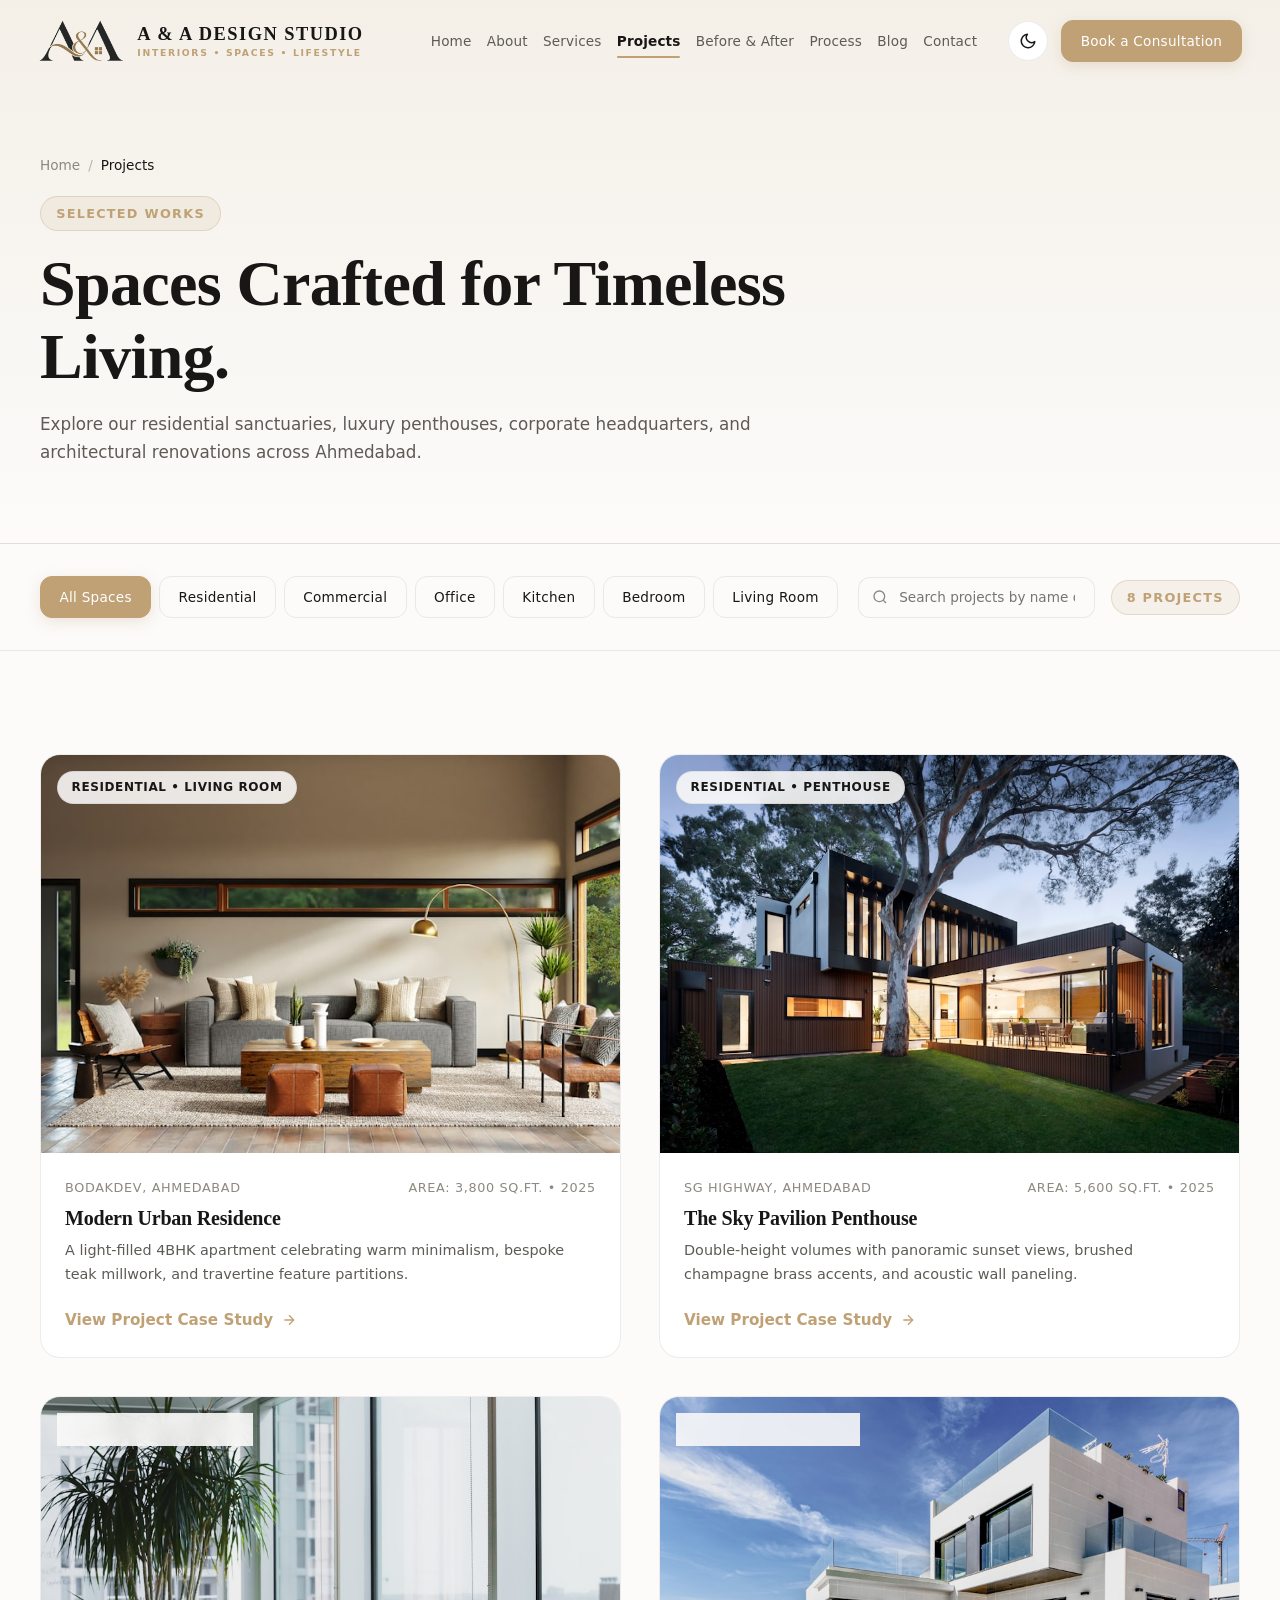
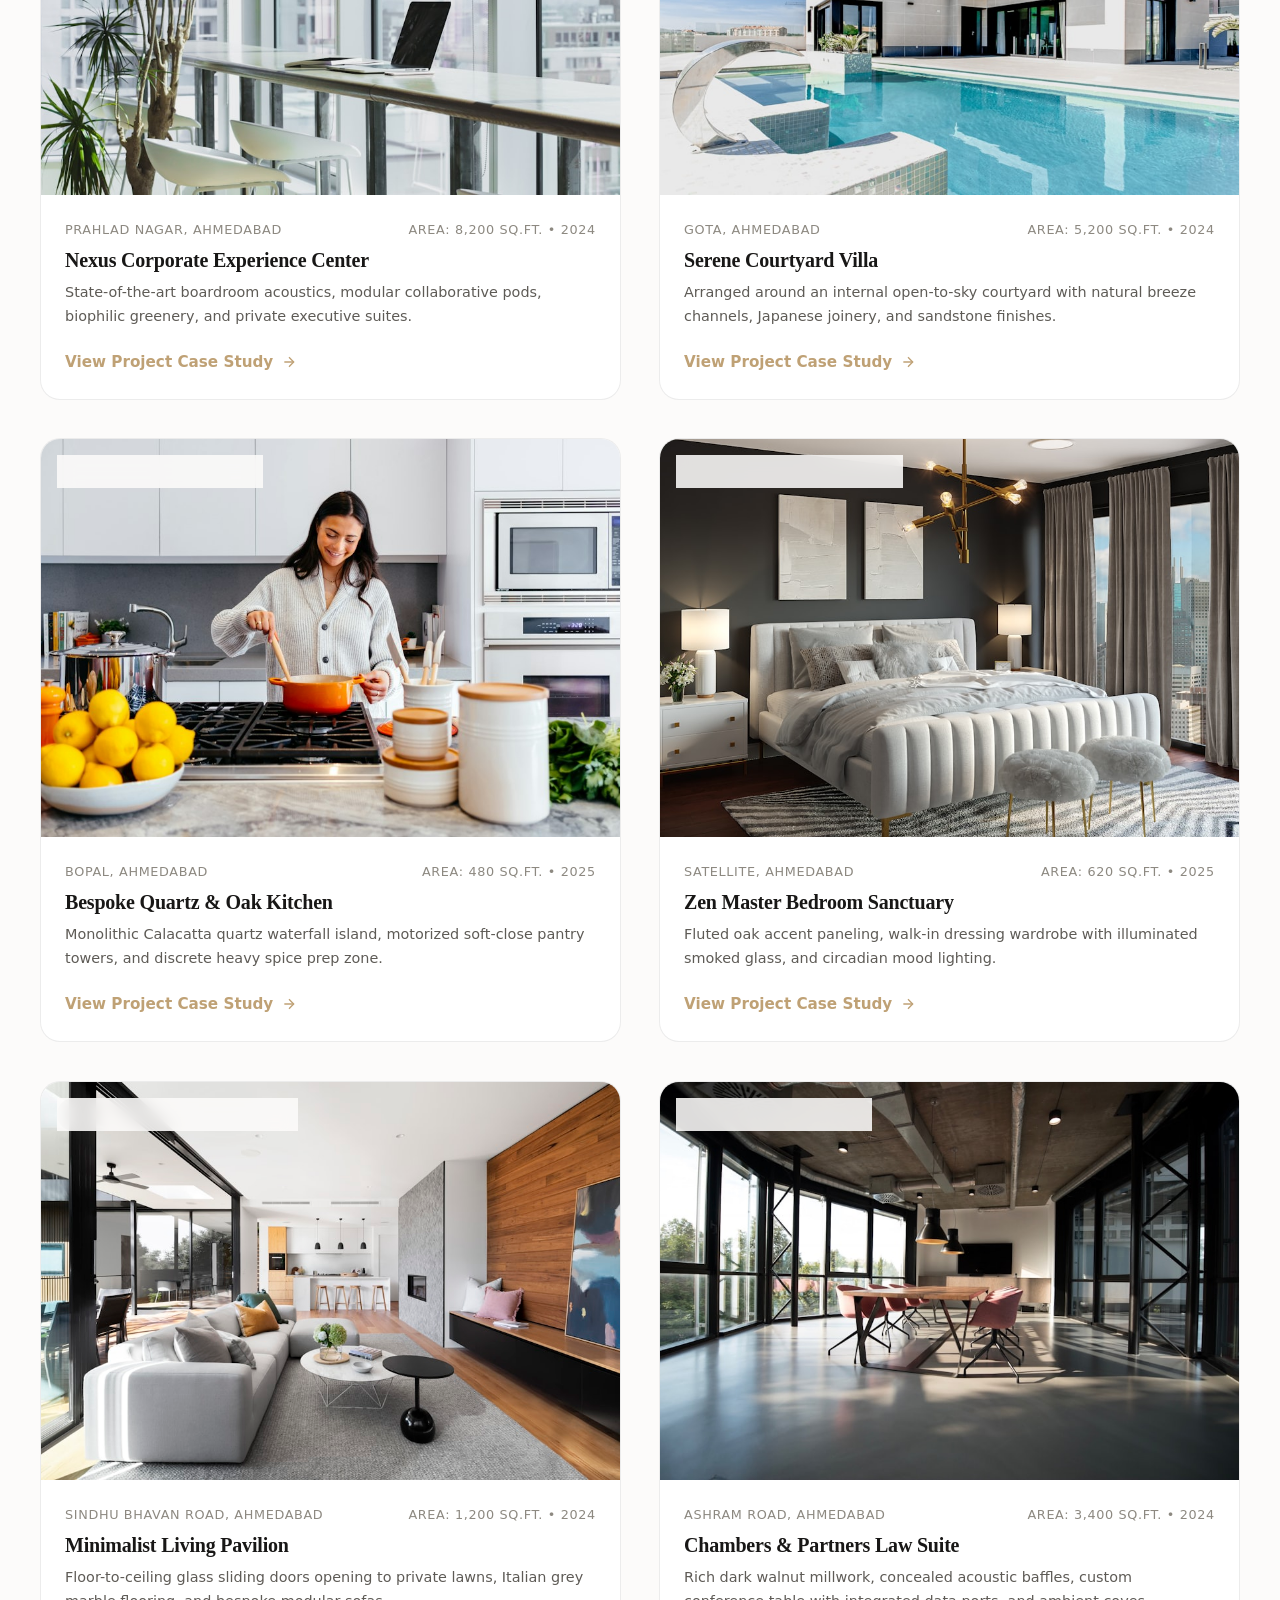
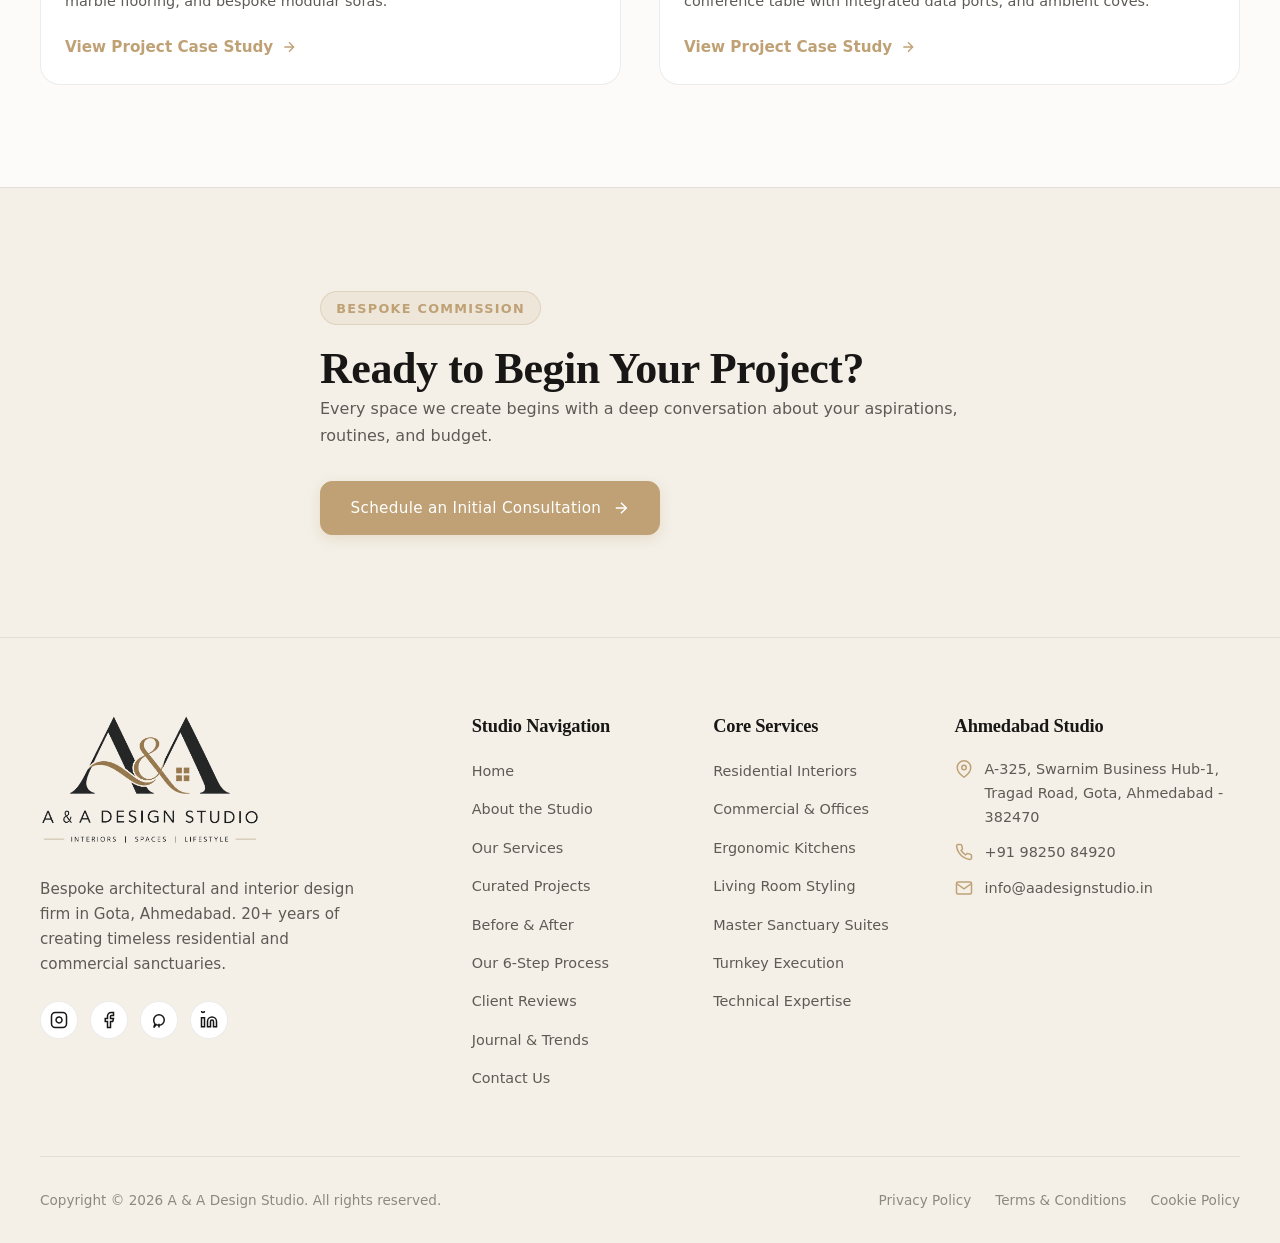
<file: projects.html>
﻿<!DOCTYPE html>
<html lang="en" data-theme="light">
<head>
  <meta charset="UTF-8">
  <meta name="viewport" content="width=device-width, initial-scale=1.0">
  <meta http-equiv="X-UA-Compatible" content="ie=edge">
  
  <title>Interior & Architectural Projects Portfolio | A & A Design Studio Ahmedabad</title>
  <meta name="description" content="Explore our curated portfolio of luxury villas, penthouses, modern apartments, and corporate workspaces executed across Ahmedabad, Gujarat by A & A Design Studio.">
  <link rel="canonical" href="https://www.aadesignstudio.in/projects.html">

  <meta property="og:type" content="website">
  <meta property="og:url" content="https://www.aadesignstudio.in/projects.html">
  <meta property="og:title" content="Projects Portfolio | A & A Design Studio Ahmedabad">
  <meta property="og:description" content="Curated residential and commercial interior architectural projects in Ahmedabad.">
  <meta property="og:image" content="https://www.aadesignstudio.in/images/projects/project-1.jpg">

  <link rel="icon" type="image/png" href="images/logo/favicon.png">

  <link rel="stylesheet" href="css/style.css">
  <link rel="stylesheet" href="css/animations.css">
  <link rel="stylesheet" href="css/responsive.css">

  <script type="application/ld+json">
  {
    "@context": "https://schema.org",
    "@type": "CollectionPage",
    "name": "A & A Design Studio Projects Portfolio",
    "description": "Showcase of luxury residential, commercial, kitchen, and living room interiors in Ahmedabad.",
    "breadcrumb": {
      "@type": "BreadcrumbList",
      "itemListElement": [
        { "@type": "ListItem", "position": 1, "name": "Home", "item": "https://www.aadesignstudio.in/" },
        { "@type": "ListItem", "position": 2, "name": "Projects", "item": "https://www.aadesignstudio.in/projects.html" }
      ]
    }
  }
  </script>
</head>
<body>

  <!-- ==================== SITE HEADER ==================== -->
  <header class="site-header" id="site-header">
    <div class="container">
      <div class="nav-inner">
        <a href="index.html" class="brand-logo" aria-label="A & A Design Studio Homepage">
          <div class="brand-logo-mark">
            <img src="images/logo/logo-mark-light.png" alt="A & A Design Studio" class="logo-img logo-img-light" width="82" height="42">
            <img src="images/logo/logo-mark-dark.png" alt="A & A Design Studio" class="logo-img logo-img-dark" width="82" height="42">
          </div>
          <div class="brand-text">
            <span class="brand-name">A &amp; A DESIGN STUDIO</span>
            <span class="brand-tagline">INTERIORS &bull; SPACES &bull; LIFESTYLE</span>
          </div>
        </a>

        <nav class="nav-menu" aria-label="Primary Navigation">
          <a href="index.html" class="nav-link">Home</a>
          <a href="about.html" class="nav-link">About</a>
          <a href="services.html" class="nav-link">Services</a>
          <a href="projects.html" class="nav-link active">Projects</a>
          <a href="before-after.html" class="nav-link">Before &amp; After</a>
          <a href="process.html" class="nav-link">Process</a>
          <a href="blog.html" class="nav-link">Blog</a>
          <a href="contact.html" class="nav-link">Contact</a>
        </nav>

        <div class="nav-actions">
          <button class="theme-toggle-btn" id="theme-toggle" aria-label="Toggle light and dark mode"></button>
          <a href="contact.html" class="btn btn-primary btn-sm">
            <span>Book a Consultation</span>
          </a>
          <button class="mobile-toggle-btn" id="mobile-menu-toggle" aria-label="Open mobile menu" aria-expanded="false">
            <span></span><span></span><span></span>
          </button>
        </div>
      </div>
    </div>
  </header>

  <!-- Mobile Drawer -->
  <div class="mobile-drawer-overlay" id="mobile-overlay"></div>
  <aside class="mobile-drawer" id="mobile-drawer" aria-label="Mobile Navigation Drawer">
    <div>
      <div class="mobile-drawer-brand">
        <a href="index.html" aria-label="A & A Design Studio Homepage">
          <img src="images/logo/logo-light.png" alt="A & A Design Studio" class="drawer-logo-img logo-img-light" width="180" height="106">
          <img src="images/logo/logo-dark.png" alt="A & A Design Studio" class="drawer-logo-img logo-img-dark" width="180" height="106">
        </a>
      </div>
      <nav class="mobile-nav-links">
        <a href="index.html" class="mobile-nav-link">Home</a>
        <a href="about.html" class="mobile-nav-link">About the Studio</a>
        <a href="services.html" class="mobile-nav-link">Design Services</a>
        <a href="projects.html" class="mobile-nav-link active">Featured Projects</a>
        <a href="before-after.html" class="mobile-nav-link">Before &amp; After</a>
        <a href="skills.html" class="mobile-nav-link">Skills &amp; Expertise</a>
        <a href="process.html" class="mobile-nav-link">Our 6-Step Process</a>
        <a href="testimonials.html" class="mobile-nav-link">Testimonials</a>
        <a href="blog.html" class="mobile-nav-link">Journal &amp; Trends</a>
        <a href="contact.html" class="mobile-nav-link">Contact &amp; Studio Map</a>
      </nav>
    </div>
    <div class="mobile-drawer-footer">
      <a href="contact.html" class="btn btn-primary" style="width: 100%;">Schedule Consultation</a>
    </div>
  </aside>

  <!-- ==================== MAIN CONTENT ==================== -->
  <main id="main-content">

    <!-- Hero Header -->
    <section class="page-hero">
      <div class="container">
        <div class="page-hero-inner reveal">
          <nav class="breadcrumbs" aria-label="Breadcrumbs">
            <a href="index.html">Home</a>
            <span class="separator">/</span>
            <span class="current">Projects</span>
          </nav>
          <div class="badge" style="margin-bottom: 1rem;">Selected Works</div>
          <h1>Spaces Crafted for Timeless Living.</h1>
          <p class="text-lead">
            Explore our residential sanctuaries, luxury penthouses, corporate headquarters, and architectural renovations across Ahmedabad.
          </p>
        </div>
      </div>
    </section>

    <!-- Filter Bar & Search Controls -->
    <section style="padding: 2rem 0; border-bottom: 1px solid var(--border-color); background: var(--bg-primary); position: sticky; top: 72px; z-index: 100; backdrop-filter: blur(12px); background: var(--glass-bg);">
      <div class="container">
        <div style="display: flex; justify-content: space-between; align-items: center; flex-wrap: wrap; gap: 1.25rem;">
          
          <!-- Category Filter Buttons -->
          <div style="display: flex; gap: 0.5rem; flex-wrap: wrap;" role="tablist" aria-label="Project categories">
            <button class="btn btn-sm btn-primary active" data-project-filter="all" role="tab" aria-selected="true">All Spaces</button>
            <button class="btn btn-sm btn-outline" data-project-filter="residential" role="tab" aria-selected="false">Residential</button>
            <button class="btn btn-sm btn-outline" data-project-filter="commercial" role="tab" aria-selected="false">Commercial</button>
            <button class="btn btn-sm btn-outline" data-project-filter="office" role="tab" aria-selected="false">Office</button>
            <button class="btn btn-sm btn-outline" data-project-filter="kitchen" role="tab" aria-selected="false">Kitchen</button>
            <button class="btn btn-sm btn-outline" data-project-filter="bedroom" role="tab" aria-selected="false">Bedroom</button>
            <button class="btn btn-sm btn-outline" data-project-filter="living room" role="tab" aria-selected="false">Living Room</button>
          </div>

          <!-- Search & Counter Controls -->
          <div style="display: flex; align-items: center; gap: 1rem; flex-grow: 1; justify-content: flex-end; max-width: 420px;">
            <div style="position: relative; width: 100%;">
              <input 
                type="text" 
                id="project-search-input" 
                class="form-control" 
                placeholder="Search projects by name or location..." 
                style="padding-left: 2.5rem; padding-top: 0.5rem; padding-bottom: 0.5rem; font-size: 0.85rem;"
                aria-label="Search projects">
              <svg style="position: absolute; left: 0.85rem; top: 50%; transform: translateY(-50%); width: 16px; height: 16px; color: var(--text-muted);" viewBox="0 0 24 24" fill="none" stroke="currentColor" stroke-width="2"><circle cx="11" cy="11" r="8"></circle><line x1="21" y1="21" x2="16.65" y2="16.65"></line></svg>
            </div>
            <span id="project-count-badge" class="badge" style="white-space: nowrap;">8 Projects</span>
          </div>

        </div>
      </div>
    </section>

    <!-- Projects Grid -->
    <section class="section-padding">
      <div class="container">
        <div class="grid-2" id="projects-grid">

          <!-- Project 1: Modern Urban Residence -->
          <article class="project-card reveal delay-100" data-project-category="residential,living room">
            <div class="project-card-image-wrap">
              <span class="project-card-badge">Residential &bull; Living Room</span>
              <img 
                src="images/projects/project-1.jpg" 
                alt="Modern Urban Residence Interior Bodakdev Ahmedabad" 
                loading="lazy" 
                width="800" 
                height="550"
                class="project-card-image">
            </div>
            <div class="project-card-content">
              <div class="project-card-meta">
                <span>Bodakdev, Ahmedabad</span>
                <span>Area: 3,800 sq.ft. &bull; 2025</span>
              </div>
              <h3>Modern Urban Residence</h3>
              <p>A light-filled 4BHK apartment celebrating warm minimalism, bespoke teak millwork, and travertine feature partitions.</p>
              <a href="project-details.html" class="btn-text">
                <span>View Project Case Study</span>
                <svg viewBox="0 0 24 24" fill="none" stroke="currentColor" stroke-width="2"><line x1="5" y1="12" x2="19" y2="12"></line><polyline points="12 5 19 12 12 19"></polyline></svg>
              </a>
            </div>
          </article>

          <!-- Project 2: The Sky Pavilion Penthouse -->
          <article class="project-card reveal delay-200" data-project-category="residential,living room">
            <div class="project-card-image-wrap">
              <span class="project-card-badge">Residential &bull; Penthouse</span>
              <img 
                src="images/projects/project-2.jpg" 
                alt="The Sky Pavilion Penthouse on SG Highway Ahmedabad" 
                loading="lazy" 
                width="800" 
                height="550"
                class="project-card-image">
            </div>
            <div class="project-card-content">
              <div class="project-card-meta">
                <span>SG Highway, Ahmedabad</span>
                <span>Area: 5,600 sq.ft. &bull; 2025</span>
              </div>
              <h3>The Sky Pavilion Penthouse</h3>
              <p>Double-height volumes with panoramic sunset views, brushed champagne brass accents, and acoustic wall paneling.</p>
              <a href="project-details.html" class="btn-text">
                <span>View Project Case Study</span>
                <svg viewBox="0 0 24 24" fill="none" stroke="currentColor" stroke-width="2"><line x1="5" y1="12" x2="19" y2="12"></line><polyline points="12 5 19 12 12 19"></polyline></svg>
              </a>
            </div>
          </article>

          <!-- Project 3: Nexus Corporate Headquarters -->
          <article class="project-card reveal delay-100" data-project-category="commercial,office">
            <div class="project-card-image-wrap">
              <span class="project-card-badge">Commercial &bull; Office</span>
              <img 
                src="images/projects/project-3.jpg" 
                alt="Nexus Corporate Headquarters Executive Suite Prahlad Nagar Ahmedabad" 
                loading="lazy" 
                width="800" 
                height="550"
                class="project-card-image">
            </div>
            <div class="project-card-content">
              <div class="project-card-meta">
                <span>Prahlad Nagar, Ahmedabad</span>
                <span>Area: 8,200 sq.ft. &bull; 2024</span>
              </div>
              <h3>Nexus Corporate Experience Center</h3>
              <p>State-of-the-art boardroom acoustics, modular collaborative pods, biophilic greenery, and private executive suites.</p>
              <a href="project-details.html" class="btn-text">
                <span>View Project Case Study</span>
                <svg viewBox="0 0 24 24" fill="none" stroke="currentColor" stroke-width="2"><line x1="5" y1="12" x2="19" y2="12"></line><polyline points="12 5 19 12 12 19"></polyline></svg>
              </a>
            </div>
          </article>

          <!-- Project 4: Serene Courtyard Villa -->
          <article class="project-card reveal delay-200" data-project-category="residential,living room">
            <div class="project-card-image-wrap">
              <span class="project-card-badge">Residential &bull; Villa</span>
              <img 
                src="images/projects/project-4.jpg" 
                alt="Serene Courtyard Villa Tragad Road Gota Ahmedabad" 
                loading="lazy" 
                width="800" 
                height="550"
                class="project-card-image">
            </div>
            <div class="project-card-content">
              <div class="project-card-meta">
                <span>Gota, Ahmedabad</span>
                <span>Area: 5,200 sq.ft. &bull; 2024</span>
              </div>
              <h3>Serene Courtyard Villa</h3>
              <p>Arranged around an internal open-to-sky courtyard with natural breeze channels, Japanese joinery, and sandstone finishes.</p>
              <a href="project-details.html" class="btn-text">
                <span>View Project Case Study</span>
                <svg viewBox="0 0 24 24" fill="none" stroke="currentColor" stroke-width="2"><line x1="5" y1="12" x2="19" y2="12"></line><polyline points="12 5 19 12 12 19"></polyline></svg>
              </a>
            </div>
          </article>

          <!-- Project 5: Bespoke Quartz & Oak Kitchen -->
          <article class="project-card reveal delay-100" data-project-category="kitchen,residential">
            <div class="project-card-image-wrap">
              <span class="project-card-badge">Kitchen &bull; Residential</span>
              <img 
                src="images/projects/project-5.jpg" 
                alt="Bespoke Quartz & Oak Modular Kitchen Ahmedabad" 
                loading="lazy" 
                width="800" 
                height="550"
                class="project-card-image">
            </div>
            <div class="project-card-content">
              <div class="project-card-meta">
                <span>Bopal, Ahmedabad</span>
                <span>Area: 480 sq.ft. &bull; 2025</span>
              </div>
              <h3>Bespoke Quartz &amp; Oak Kitchen</h3>
              <p>Monolithic Calacatta quartz waterfall island, motorized soft-close pantry towers, and discrete heavy spice prep zone.</p>
              <a href="project-details.html" class="btn-text">
                <span>View Project Case Study</span>
                <svg viewBox="0 0 24 24" fill="none" stroke="currentColor" stroke-width="2"><line x1="5" y1="12" x2="19" y2="12"></line><polyline points="12 5 19 12 12 19"></polyline></svg>
              </a>
            </div>
          </article>

          <!-- Project 6: Zen Master Sanctuary -->
          <article class="project-card reveal delay-200" data-project-category="bedroom,residential">
            <div class="project-card-image-wrap">
              <span class="project-card-badge">Bedroom &bull; Master Suite</span>
              <img 
                src="images/projects/project-6.jpg" 
                alt="Zen Master Bedroom Sanctuary Satellite Ahmedabad" 
                loading="lazy" 
                width="800" 
                height="550"
                class="project-card-image">
            </div>
            <div class="project-card-content">
              <div class="project-card-meta">
                <span>Satellite, Ahmedabad</span>
                <span>Area: 620 sq.ft. &bull; 2025</span>
              </div>
              <h3>Zen Master Bedroom Sanctuary</h3>
              <p>Fluted oak accent paneling, walk-in dressing wardrobe with illuminated smoked glass, and circadian mood lighting.</p>
              <a href="project-details.html" class="btn-text">
                <span>View Project Case Study</span>
                <svg viewBox="0 0 24 24" fill="none" stroke="currentColor" stroke-width="2"><line x1="5" y1="12" x2="19" y2="12"></line><polyline points="12 5 19 12 12 19"></polyline></svg>
              </a>
            </div>
          </article>

          <!-- Project 7: Minimalist Living Pavilion -->
          <article class="project-card reveal delay-100" data-project-category="living room,residential">
            <div class="project-card-image-wrap">
              <span class="project-card-badge">Living Room &bull; Residential</span>
              <img 
                src="images/projects/project-7.jpg" 
                alt="Minimalist Living Pavilion Sindhu Bhavan Ahmedabad" 
                loading="lazy" 
                width="800" 
                height="550"
                class="project-card-image">
            </div>
            <div class="project-card-content">
              <div class="project-card-meta">
                <span>Sindhu Bhavan Road, Ahmedabad</span>
                <span>Area: 1,200 sq.ft. &bull; 2024</span>
              </div>
              <h3>Minimalist Living Pavilion</h3>
              <p>Floor-to-ceiling glass sliding doors opening to private lawns, Italian grey marble flooring, and bespoke modular sofas.</p>
              <a href="project-details.html" class="btn-text">
                <span>View Project Case Study</span>
                <svg viewBox="0 0 24 24" fill="none" stroke="currentColor" stroke-width="2"><line x1="5" y1="12" x2="19" y2="12"></line><polyline points="12 5 19 12 12 19"></polyline></svg>
              </a>
            </div>
          </article>

          <!-- Project 8: Contemporary Boutique Office -->
          <article class="project-card reveal delay-200" data-project-category="office,commercial">
            <div class="project-card-image-wrap">
              <span class="project-card-badge">Office &bull; Commercial</span>
              <img 
                src="images/projects/project-8.jpg" 
                alt="Contemporary Law Firm Suite Ahmedabad" 
                loading="lazy" 
                width="800" 
                height="550"
                class="project-card-image">
            </div>
            <div class="project-card-content">
              <div class="project-card-meta">
                <span>Ashram Road, Ahmedabad</span>
                <span>Area: 3,400 sq.ft. &bull; 2024</span>
              </div>
              <h3>Chambers &amp; Partners Law Suite</h3>
              <p>Rich dark walnut millwork, concealed acoustic baffles, custom conference table with integrated data ports, and ambient coves.</p>
              <a href="project-details.html" class="btn-text">
                <span>View Project Case Study</span>
                <svg viewBox="0 0 24 24" fill="none" stroke="currentColor" stroke-width="2"><line x1="5" y1="12" x2="19" y2="12"></line><polyline points="12 5 19 12 12 19"></polyline></svg>
              </a>
            </div>
          </article>

        </div>

        <!-- Empty State Notice (hidden by default) -->
        <div id="projects-empty-notice" style="display: none; text-align: center; padding: 4rem 1rem;">
          <div style="width: 56px; height: 56px; border-radius: var(--radius-full); background: var(--accent-light); color: var(--accent); display: flex; align-items: center; justify-content: center; margin: 0 auto 1rem;">
            <svg width="24" height="24" viewBox="0 0 24 24" fill="none" stroke="currentColor" stroke-width="2"><circle cx="11" cy="11" r="8"></circle><line x1="21" y1="21" x2="16.65" y2="16.65"></line></svg>
          </div>
          <h3 style="margin-bottom: 0.5rem;">No Matching Projects Found</h3>
          <p style="color: var(--text-secondary); max-width: 440px; margin: 0 auto 1.5rem;">We couldn't find any projects matching your current filter. Try selecting a different category or clearing your search term.</p>
          <button class="btn btn-secondary btn-sm" onclick="document.querySelector('#project-search-input').value = ''; document.querySelector('[data-project-filter=\'all\']').click();">Reset Filters</button>
        </div>

      </div>
    </section>

    <!-- Consultation Banner -->
    <section class="section-padding bg-secondary" style="border-top: 1px solid var(--border-color);">
      <div class="container text-center reveal" style="max-width: 720px;">
        <div class="badge" style="margin-bottom: 1rem;">Bespoke Commission</div>
        <h2>Ready to Begin Your Project?</h2>
        <p style="margin-bottom: 2rem;">Every space we create begins with a deep conversation about your aspirations, routines, and budget.</p>
        <a href="contact.html" class="btn btn-primary">
          <span>Schedule an Initial Consultation</span>
          <svg viewBox="0 0 24 24" fill="none" stroke="currentColor" stroke-width="2"><line x1="5" y1="12" x2="19" y2="12"></line><polyline points="12 5 19 12 12 19"></polyline></svg>
        </a>
      </div>
    </section>

  </main>

  <!-- ==================== FOOTER ==================== -->
  <footer class="site-footer">
    <div class="container">
      <div class="footer-top">
        <div class="footer-brand">
          <a href="index.html" class="footer-brand-logo" aria-label="A & A Design Studio Homepage">
            <img src="images/logo/logo-light.png" alt="A & A Design Studio - Interiors | Spaces | Lifestyle" class="footer-logo-img logo-img-light" width="220" height="129">
            <img src="images/logo/logo-dark.png" alt="A & A Design Studio - Interiors | Spaces | Lifestyle" class="footer-logo-img logo-img-dark" width="220" height="129">
          </a>
          <p>Bespoke architectural and interior design firm in Gota, Ahmedabad. 20+ years of creating timeless residential and commercial sanctuaries.</p>
          <div class="footer-social-links">
            <a href="https://instagram.com" class="social-icon-btn" aria-label="Instagram" target="_blank" rel="noopener noreferrer">
              <svg viewBox="0 0 24 24" fill="none" stroke="currentColor" stroke-width="2"><rect x="2" y="2" width="20" height="20" rx="5" ry="5"></rect><path d="M16 11.37A4 4 0 1 1 12.63 8 4 4 0 0 1 16 11.37z"></path><line x1="17.5" y1="6.5" x2="17.51" y2="6.5"></line></svg>
            </a>
            <a href="https://facebook.com" class="social-icon-btn" aria-label="Facebook" target="_blank" rel="noopener noreferrer">
              <svg viewBox="0 0 24 24" fill="none" stroke="currentColor" stroke-width="2"><path d="M18 2h-3a5 5 0 0 0-5 5v3H7v4h3v8h4v-8h3l1-4h-4V7a1 1 0 0 1 1-1h3z"></path></svg>
            </a>
            <a href="https://pinterest.com" class="social-icon-btn" aria-label="Pinterest" target="_blank" rel="noopener noreferrer">
              <svg viewBox="0 0 24 24" fill="none" stroke="currentColor" stroke-width="2"><line x1="12" y1="17" x2="12" y2="22"></line><path d="M5 12a7 7 0 0 1 14 0c0 3.87-3.13 7-7 7a6.9 6.9 0 0 1-3.5-.94L5 22l1.6-4.8A6.97 6.97 0 0 1 5 12z"></path></svg>
            </a>
            <a href="https://linkedin.com" class="social-icon-btn" aria-label="LinkedIn" target="_blank" rel="noopener noreferrer">
              <svg viewBox="0 0 24 24" fill="none" stroke="currentColor" stroke-width="2"><path d="M16 8a6 6 0 0 1 6 6v7h-4v-7a2 2 0 0 0-2-2 2 2 0 0 0-2 2v7h-4v-7a6 6 0 0 1 6-6z"></path><rect x="2" y="9" width="4" height="12"></rect><circle cx="4" r="2"></circle></svg>
            </a>
          </div>
        </div>

        <div>
          <h3 class="footer-heading">Studio Navigation</h3>
          <ul class="footer-links">
            <li><a href="index.html">Home</a></li>
            <li><a href="about.html">About the Studio</a></li>
            <li><a href="services.html">Our Services</a></li>
            <li><a href="projects.html">Curated Projects</a></li>
            <li><a href="before-after.html">Before &amp; After</a></li>
            <li><a href="process.html">Our 6-Step Process</a></li>
            <li><a href="testimonials.html">Client Reviews</a></li>
            <li><a href="blog.html">Journal &amp; Trends</a></li>
            <li><a href="contact.html">Contact Us</a></li>
          </ul>
        </div>

        <div>
          <h3 class="footer-heading">Core Services</h3>
          <ul class="footer-links">
            <li><a href="services.html#residential">Residential Interiors</a></li>
            <li><a href="services.html#commercial">Commercial &amp; Offices</a></li>
            <li><a href="services.html#kitchens">Ergonomic Kitchens</a></li>
            <li><a href="services.html#living-rooms">Living Room Styling</a></li>
            <li><a href="services.html#bedrooms">Master Sanctuary Suites</a></li>
            <li><a href="services.html#turnkey">Turnkey Execution</a></li>
            <li><a href="skills.html">Technical Expertise</a></li>
          </ul>
        </div>

        <div>
          <h3 class="footer-heading">Ahmedabad Studio</h3>
          <div class="footer-contact-item">
            <svg viewBox="0 0 24 24" fill="none" stroke="currentColor" stroke-width="2"><path d="M21 10c0 7-9 13-9 13s-9-6-9-13a9 9 0 0 1 18 0z"></path><circle cx="12" cy="10" r="3"></circle></svg>
            <span>A-325, Swarnim Business Hub-1, Tragad Road, Gota, Ahmedabad - 382470</span>
          </div>
          <div class="footer-contact-item">
            <svg viewBox="0 0 24 24" fill="none" stroke="currentColor" stroke-width="2"><path d="M22 16.92v3a2 2 0 0 1-2.18 2 19.79 19.79 0 0 1-8.63-3.07 19.5 19.5 0 0 1-6-6 19.79 19.79 0 0 1-3.07-8.67A2 2 0 0 1 4.11 2h3a2 2 0 0 1 2 1.72 12.84 12.84 0 0 0 .7 2.81 2 2 0 0 1-.45 2.11L8.09 9.91a16 16 0 0 0 6 6l1.27-1.27a2 2 0 0 1 2.11-.45 12.84 12.84 0 0 0 2.81.7A2 2 0 0 1 22 16.92z"></path></svg>
            <span>+91 98250 84920</span>
          </div>
          <div class="footer-contact-item">
            <svg viewBox="0 0 24 24" fill="none" stroke="currentColor" stroke-width="2"><path d="M4 4h16c1.1 0 2 .9 2 2v12c0 1.1-.9 2-2 2H4c-1.1 0-2-.9-2-2V6c0-1.1.9-2 2-2z"></path><polyline points="22,6 12,13 2,6"></polyline></svg>
            <span>info@aadesignstudio.in</span>
          </div>
        </div>
      </div>

      <div class="footer-bottom">
        <div>Copyright &copy; 2026 A &amp; A Design Studio. All rights reserved.</div>
        <div class="footer-legal-links">
          <a href="privacy-policy.html">Privacy Policy</a>
          <a href="terms.html">Terms &amp; Conditions</a>
          <a href="cookies.html">Cookie Policy</a>
        </div>
      </div>
    </div>
  </footer>

  <button class="back-to-top-btn" id="back-to-top" aria-label="Scroll back to top">
    <svg viewBox="0 0 24 24" fill="none" stroke="currentColor" stroke-width="2.5"><line x1="12" y1="19" x2="12" y2="5"></line><polyline points="5 12 12 5 19 12"></polyline></svg>
  </button>

  <script src="js/theme.js"></script>
  <script src="js/navigation.js"></script>
  <script src="js/projects.js"></script>
  <script src="js/animations.js"></script>
  <script src="js/main.js"></script>
</body>
</html>
</file>
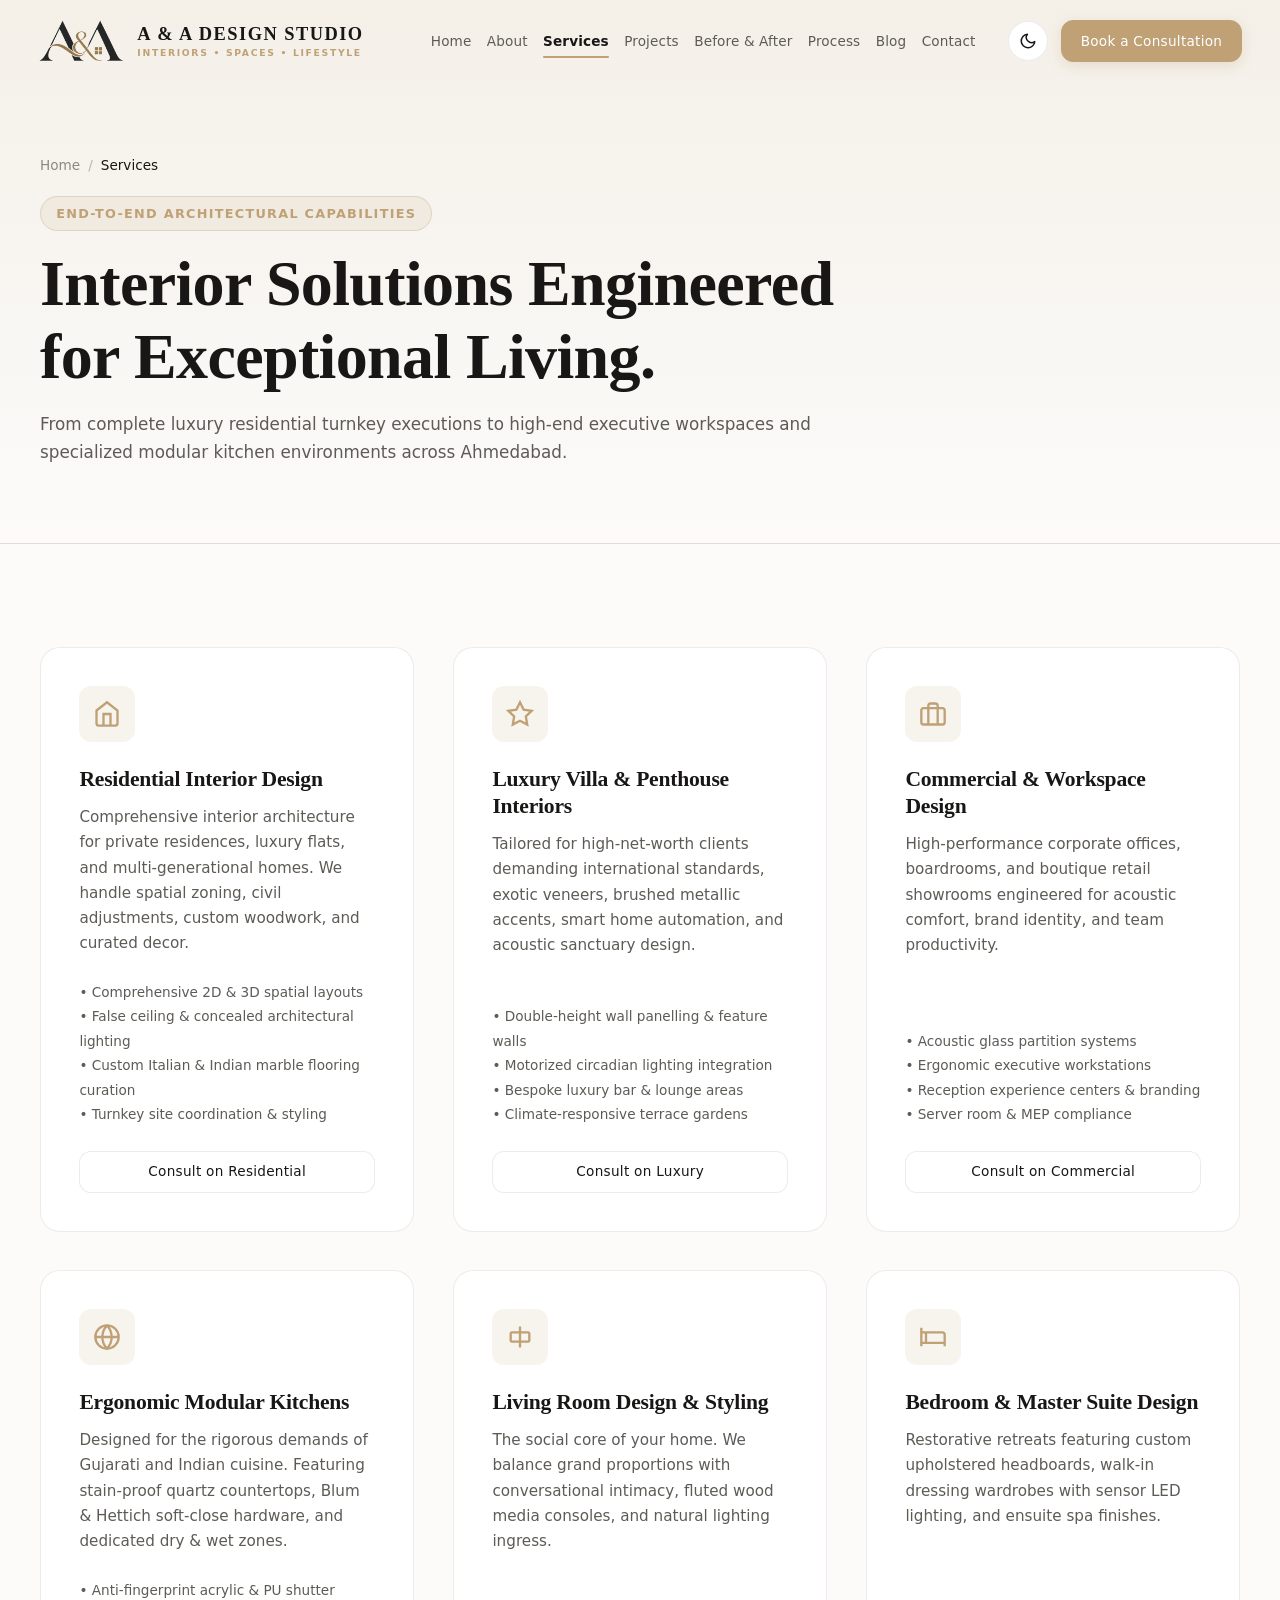
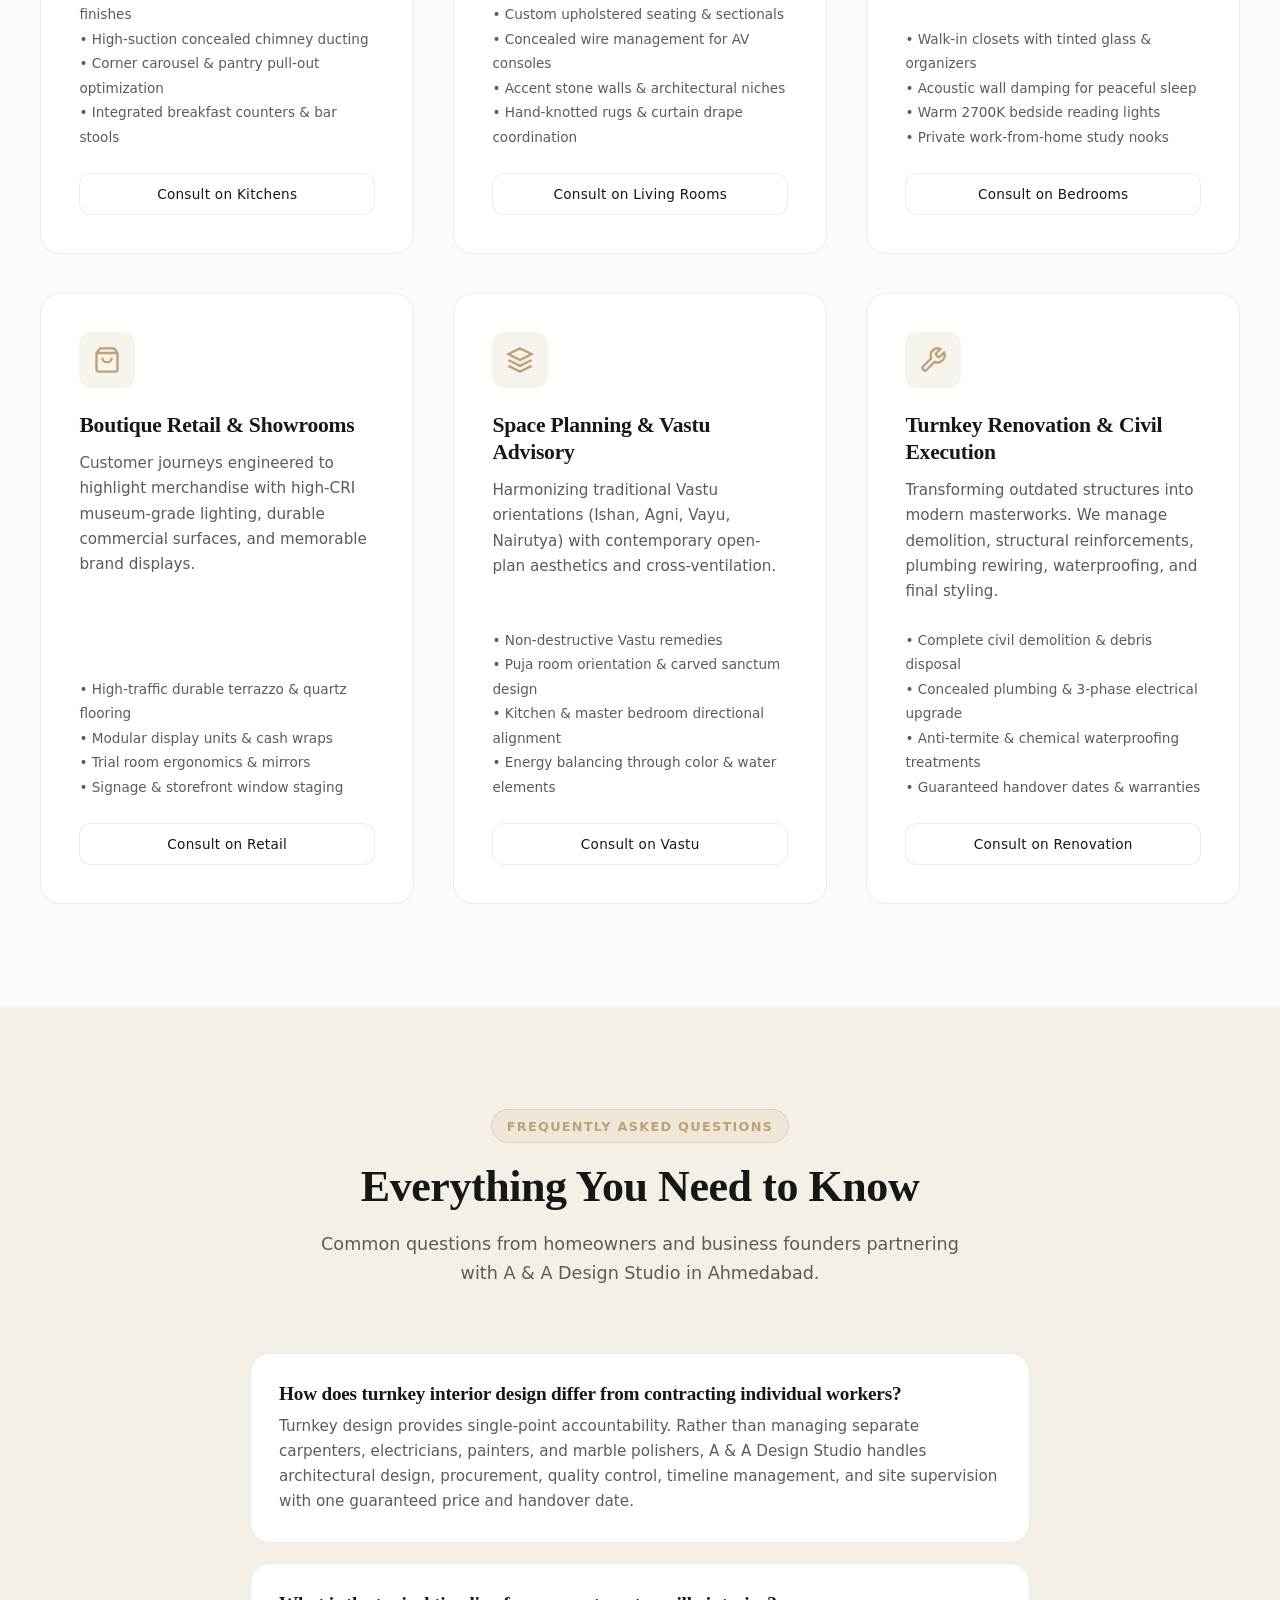
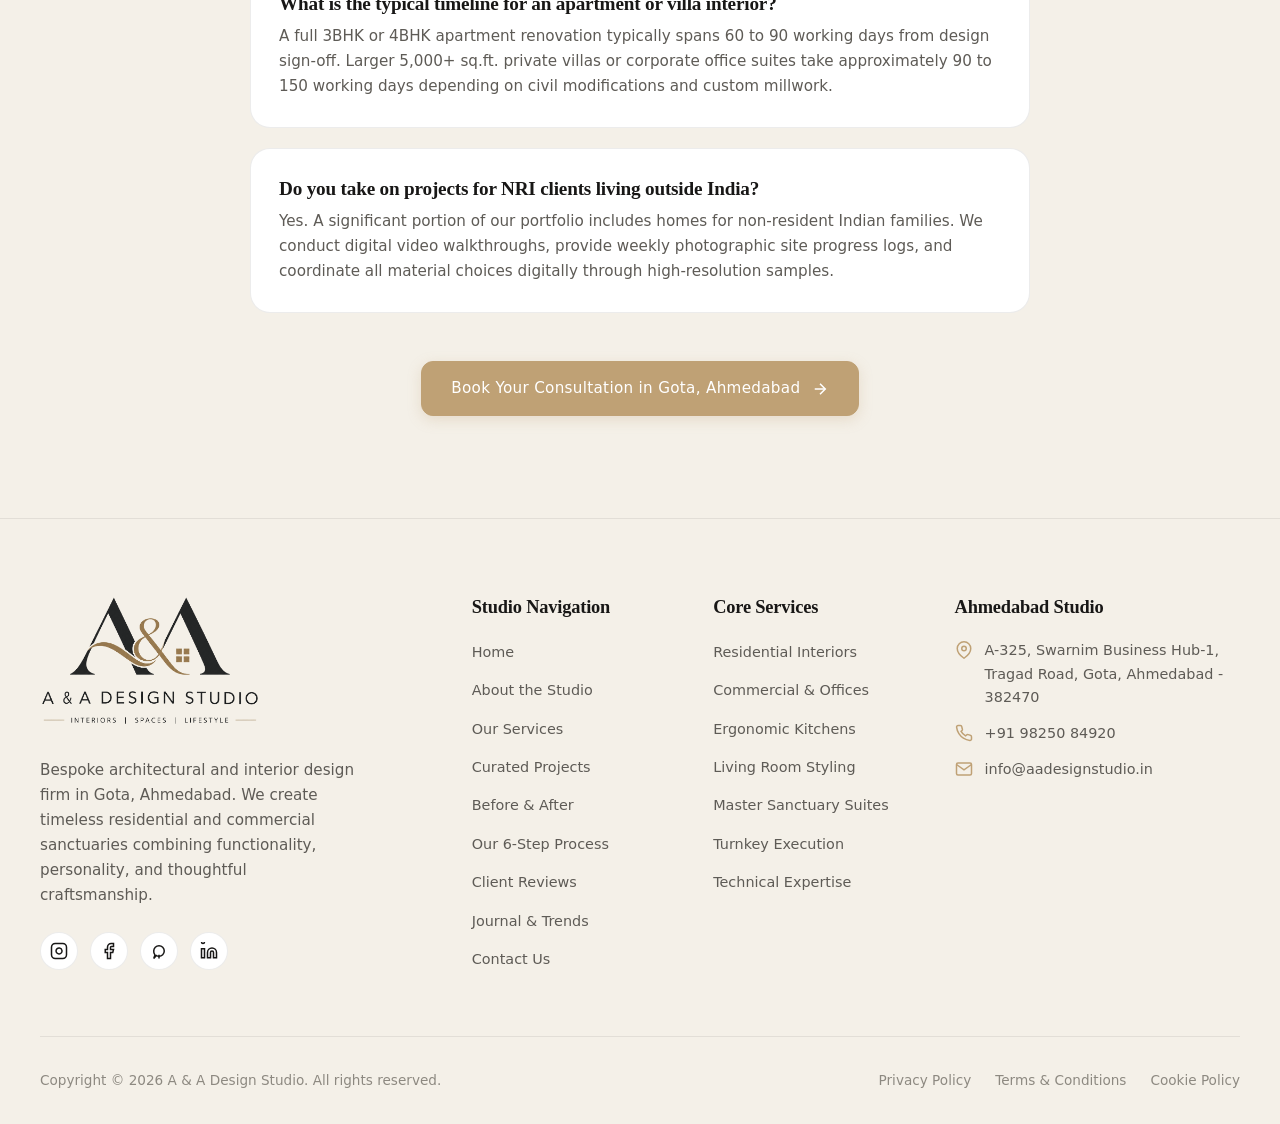
<file: services.html>
﻿<!DOCTYPE html>
<html lang="en" data-theme="light">
<head>
  <meta charset="UTF-8">
  <meta name="viewport" content="width=device-width, initial-scale=1.0">
  <meta http-equiv="X-UA-Compatible" content="ie=edge">
  
  <title>Interior Design & Architectural Services in Ahmedabad | A & A Design Studio</title>
  <meta name="description" content="Explore turnkey interior design services by A & A Design Studio: luxury residential interiors, modular kitchens, corporate offices, villa architecture, and spatial renovations in Ahmedabad.">
  <link rel="canonical" href="https://www.aadesignstudio.in/services.html">

  <meta property="og:type" content="website">
  <meta property="og:url" content="https://www.aadesignstudio.in/services.html">
  <meta property="og:title" content="Interior Design & Architectural Services | A & A Design Studio">
  <meta property="og:description" content="Comprehensive residential, commercial, kitchen, and turnkey interior design services in Ahmedabad.">
  <meta property="og:image" content="https://www.aadesignstudio.in/images/services/service-residential.jpg">

  <link rel="icon" type="image/png" href="images/logo/favicon.png">

  <link rel="stylesheet" href="css/style.css">
  <link rel="stylesheet" href="css/animations.css">
  <link rel="stylesheet" href="css/responsive.css">

  <script type="application/ld+json">
  {
    "@context": "https://schema.org",
    "@type": "Service",
    "serviceType": "Architectural & Interior Design",
    "provider": {
      "@type": "LocalBusiness",
      "name": "A & A Design Studio",
      "address": {
        "@type": "PostalAddress",
        "streetAddress": "A-325, Swarnim Business Hub-1, Tragad Road, Gota",
        "addressLocality": "Ahmedabad",
        "addressRegion": "Gujarat",
        "postalCode": "382470",
        "addressCountry": "IN"
      }
    },
    "areaServed": {
      "@type": "City",
      "name": "Ahmedabad"
    },
    "hasOfferCatalog": {
      "@type": "OfferCatalog",
      "name": "Interior Design Services",
      "itemListElement": [
        { "@type": "Offer", "itemOffered": { "@type": "Service", "name": "Residential Interior Design" } },
        { "@type": "Offer", "itemOffered": { "@type": "Service", "name": "Commercial & Workspace Design" } },
        { "@type": "Offer", "itemOffered": { "@type": "Service", "name": "Ergonomic Modular Kitchens" } },
        { "@type": "Offer", "itemOffered": { "@type": "Service", "name": "Living Room Styling" } },
        { "@type": "Offer", "itemOffered": { "@type": "Service", "name": "Master Sanctuary Suites" } },
        { "@type": "Offer", "itemOffered": { "@type": "Service", "name": "Turnkey Civil & Renovation" } }
      ]
    }
  }
  </script>
</head>
<body>

  <!-- ==================== SITE HEADER ==================== -->
  <header class="site-header" id="site-header">
    <div class="container">
      <div class="nav-inner">
        <a href="index.html" class="brand-logo" aria-label="A & A Design Studio Homepage">
          <div class="brand-logo-mark">
            <img src="images/logo/logo-mark-light.png" alt="A & A Design Studio" class="logo-img logo-img-light" width="82" height="42">
            <img src="images/logo/logo-mark-dark.png" alt="A & A Design Studio" class="logo-img logo-img-dark" width="82" height="42">
          </div>
          <div class="brand-text">
            <span class="brand-name">A &amp; A DESIGN STUDIO</span>
            <span class="brand-tagline">INTERIORS &bull; SPACES &bull; LIFESTYLE</span>
          </div>
        </a>

        <nav class="nav-menu" aria-label="Primary Navigation">
          <a href="index.html" class="nav-link">Home</a>
          <a href="about.html" class="nav-link">About</a>
          <a href="services.html" class="nav-link active">Services</a>
          <a href="projects.html" class="nav-link">Projects</a>
          <a href="before-after.html" class="nav-link">Before &amp; After</a>
          <a href="process.html" class="nav-link">Process</a>
          <a href="blog.html" class="nav-link">Blog</a>
          <a href="contact.html" class="nav-link">Contact</a>
        </nav>

        <div class="nav-actions">
          <button class="theme-toggle-btn" id="theme-toggle" aria-label="Toggle light and dark mode"></button>
          <a href="contact.html" class="btn btn-primary btn-sm">
            <span>Book a Consultation</span>
          </a>
          <button class="mobile-toggle-btn" id="mobile-menu-toggle" aria-label="Open mobile menu" aria-expanded="false">
            <span></span><span></span><span></span>
          </button>
        </div>
      </div>
    </div>
  </header>

  <!-- Mobile Drawer -->
  <div class="mobile-drawer-overlay" id="mobile-overlay"></div>
  <aside class="mobile-drawer" id="mobile-drawer" aria-label="Mobile Navigation Drawer">
    <div>
      <div class="mobile-drawer-brand">
        <a href="index.html" aria-label="A & A Design Studio Homepage">
          <img src="images/logo/logo-light.png" alt="A & A Design Studio" class="drawer-logo-img logo-img-light" width="180" height="106">
          <img src="images/logo/logo-dark.png" alt="A & A Design Studio" class="drawer-logo-img logo-img-dark" width="180" height="106">
        </a>
      </div>
      <nav class="mobile-nav-links">
        <a href="index.html" class="mobile-nav-link">Home</a>
        <a href="about.html" class="mobile-nav-link">About the Studio</a>
        <a href="services.html" class="mobile-nav-link active">Design Services</a>
        <a href="projects.html" class="mobile-nav-link">Featured Projects</a>
        <a href="before-after.html" class="mobile-nav-link">Before &amp; After</a>
        <a href="skills.html" class="mobile-nav-link">Skills &amp; Expertise</a>
        <a href="process.html" class="mobile-nav-link">Our 6-Step Process</a>
        <a href="testimonials.html" class="mobile-nav-link">Testimonials</a>
        <a href="blog.html" class="mobile-nav-link">Journal &amp; Trends</a>
        <a href="contact.html" class="mobile-nav-link">Contact &amp; Studio Map</a>
      </nav>
    </div>
    <div class="mobile-drawer-footer">
      <a href="contact.html" class="btn btn-primary" style="width: 100%;">Schedule Consultation</a>
    </div>
  </aside>

  <!-- ==================== MAIN CONTENT ==================== -->
  <main id="main-content">

    <!-- Hero Header -->
    <section class="page-hero">
      <div class="container">
        <div class="page-hero-inner reveal">
          <nav class="breadcrumbs" aria-label="Breadcrumbs">
            <a href="index.html">Home</a>
            <span class="separator">/</span>
            <span class="current">Services</span>
          </nav>
          <div class="badge" style="margin-bottom: 1rem;">End-to-End Architectural Capabilities</div>
          <h1>Interior Solutions Engineered for Exceptional Living.</h1>
          <p class="text-lead">
            From complete luxury residential turnkey executions to high-end executive workspaces and specialized modular kitchen environments across Ahmedabad.
          </p>
        </div>
      </div>
    </section>

    <!-- Services Detailed Grid (9 Services) -->
    <section class="section-padding">
      <div class="container">
        <div class="grid-3">

          <!-- 1. Residential Interior Design -->
          <div class="card service-card reveal delay-100" id="residential">
            <div class="service-icon">
              <svg viewBox="0 0 24 24" fill="none" stroke="currentColor" stroke-width="2"><path d="M3 9l9-7 9 7v11a2 2 0 0 1-2 2H5a2 2 0 0 1-2-2z"></path><polyline points="9 22 9 12 15 12 15 22"></polyline></svg>
            </div>
            <h3>Residential Interior Design</h3>
            <p>Comprehensive interior architecture for private residences, luxury flats, and multi-generational homes. We handle spatial zoning, civil adjustments, custom woodwork, and curated decor.</p>
            <ul style="font-size: 0.85rem; color: var(--text-secondary); margin-bottom: 1.5rem; line-height: 1.8;">
              <li>&bull; Comprehensive 2D &amp; 3D spatial layouts</li>
              <li>&bull; False ceiling &amp; concealed architectural lighting</li>
              <li>&bull; Custom Italian &amp; Indian marble flooring curation</li>
              <li>&bull; Turnkey site coordination &amp; styling</li>
            </ul>
            <a href="contact.html?service=residential" class="btn btn-secondary btn-sm">Consult on Residential</a>
          </div>

          <!-- 2. Luxury Interior Design -->
          <div class="card service-card reveal delay-200" id="luxury">
            <div class="service-icon">
              <svg viewBox="0 0 24 24" fill="none" stroke="currentColor" stroke-width="2"><polygon points="12 2 15.09 8.26 22 9.27 17 14.14 18.18 21.02 12 17.77 5.82 21.02 7 14.14 2 9.27 8.91 8.26 12 2"></polygon></svg>
            </div>
            <h3>Luxury Villa &amp; Penthouse Interiors</h3>
            <p>Tailored for high-net-worth clients demanding international standards, exotic veneers, brushed metallic accents, smart home automation, and acoustic sanctuary design.</p>
            <ul style="font-size: 0.85rem; color: var(--text-secondary); margin-bottom: 1.5rem; line-height: 1.8;">
              <li>&bull; Double-height wall panelling &amp; feature walls</li>
              <li>&bull; Motorized circadian lighting integration</li>
              <li>&bull; Bespoke luxury bar &amp; lounge areas</li>
              <li>&bull; Climate-responsive terrace gardens</li>
            </ul>
            <a href="contact.html?service=luxury" class="btn btn-secondary btn-sm">Consult on Luxury</a>
          </div>

          <!-- 3. Office & Workspace Design -->
          <div class="card service-card reveal delay-300" id="commercial">
            <div class="service-icon">
              <svg viewBox="0 0 24 24" fill="none" stroke="currentColor" stroke-width="2"><rect x="2" y="7" width="20" height="14" rx="2" ry="2"></rect><path d="M16 21V5a2 2 0 0 0-2-2h-4a2 2 0 0 0-2 2v16"></path></svg>
            </div>
            <h3>Commercial &amp; Workspace Design</h3>
            <p>High-performance corporate offices, boardrooms, and boutique retail showrooms engineered for acoustic comfort, brand identity, and team productivity.</p>
            <ul style="font-size: 0.85rem; color: var(--text-secondary); margin-bottom: 1.5rem; line-height: 1.8;">
              <li>&bull; Acoustic glass partition systems</li>
              <li>&bull; Ergonomic executive workstations</li>
              <li>&bull; Reception experience centers &amp; branding</li>
              <li>&bull; Server room &amp; MEP compliance</li>
            </ul>
            <a href="contact.html?service=commercial" class="btn btn-secondary btn-sm">Consult on Commercial</a>
          </div>

          <!-- 4. Ergonomic Modular Kitchens -->
          <div class="card service-card reveal delay-100" id="kitchens">
            <div class="service-icon">
              <svg viewBox="0 0 24 24" fill="none" stroke="currentColor" stroke-width="2"><circle cx="12" cy="12" r="10"></circle><path d="M12 2a14.5 14.5 0 0 0 0 20 14.5 14.5 0 0 0 0-20"></path><line x1="2" y1="12" x2="22" y2="12"></line></svg>
            </div>
            <h3>Ergonomic Modular Kitchens</h3>
            <p>Designed for the rigorous demands of Gujarati and Indian cuisine. Featuring stain-proof quartz countertops, Blum &amp; Hettich soft-close hardware, and dedicated dry &amp; wet zones.</p>
            <ul style="font-size: 0.85rem; color: var(--text-secondary); margin-bottom: 1.5rem; line-height: 1.8;">
              <li>&bull; Anti-fingerprint acrylic &amp; PU shutter finishes</li>
              <li>&bull; High-suction concealed chimney ducting</li>
              <li>&bull; Corner carousel &amp; pantry pull-out optimization</li>
              <li>&bull; Integrated breakfast counters &amp; bar stools</li>
            </ul>
            <a href="contact.html?service=kitchen" class="btn btn-secondary btn-sm">Consult on Kitchens</a>
          </div>

          <!-- 5. Living Room Styling -->
          <div class="card service-card reveal delay-200" id="living-rooms">
            <div class="service-icon">
              <svg viewBox="0 0 24 24" fill="none" stroke="currentColor" stroke-width="2"><path d="M12 3v18"></path><rect x="4" y="8" width="16" height="8" rx="1"></rect></svg>
            </div>
            <h3>Living Room Design &amp; Styling</h3>
            <p>The social core of your home. We balance grand proportions with conversational intimacy, fluted wood media consoles, and natural lighting ingress.</p>
            <ul style="font-size: 0.85rem; color: var(--text-secondary); margin-bottom: 1.5rem; line-height: 1.8;">
              <li>&bull; Custom upholstered seating &amp; sectionals</li>
              <li>&bull; Concealed wire management for AV consoles</li>
              <li>&bull; Accent stone walls &amp; architectural niches</li>
              <li>&bull; Hand-knotted rugs &amp; curtain drape coordination</li>
            </ul>
            <a href="contact.html?service=living" class="btn btn-secondary btn-sm">Consult on Living Rooms</a>
          </div>

          <!-- 6. Bedroom & Master Suite Design -->
          <div class="card service-card reveal delay-300" id="bedrooms">
            <div class="service-icon">
              <svg viewBox="0 0 24 24" fill="none" stroke="currentColor" stroke-width="2"><path d="M2 4v16"></path><path d="M2 8h18a2 2 0 0 1 2 2v10"></path><path d="M2 17h20"></path><path d="M6 8v9"></path></svg>
            </div>
            <h3>Bedroom &amp; Master Suite Design</h3>
            <p>Restorative retreats featuring custom upholstered headboards, walk-in dressing wardrobes with sensor LED lighting, and ensuite spa finishes.</p>
            <ul style="font-size: 0.85rem; color: var(--text-secondary); margin-bottom: 1.5rem; line-height: 1.8;">
              <li>&bull; Walk-in closets with tinted glass &amp; organizers</li>
              <li>&bull; Acoustic wall damping for peaceful sleep</li>
              <li>&bull; Warm 2700K bedside reading lights</li>
              <li>&bull; Private work-from-home study nooks</li>
            </ul>
            <a href="contact.html?service=bedroom" class="btn btn-secondary btn-sm">Consult on Bedrooms</a>
          </div>

          <!-- 7. Commercial Interiors & Showrooms -->
          <div class="card service-card reveal delay-100" id="commercial-retail">
            <div class="service-icon">
              <svg viewBox="0 0 24 24" fill="none" stroke="currentColor" stroke-width="2"><path d="M6 2L3 6v14a2 2 0 0 0 2 2h14a2 2 0 0 0 2-2V6l-3-4z"></path><line x1="3" y1="6" x2="21" y2="6"></line><path d="M16 10a4 4 0 0 1-8 0"></path></svg>
            </div>
            <h3>Boutique Retail &amp; Showrooms</h3>
            <p>Customer journeys engineered to highlight merchandise with high-CRI museum-grade lighting, durable commercial surfaces, and memorable brand displays.</p>
            <ul style="font-size: 0.85rem; color: var(--text-secondary); margin-bottom: 1.5rem; line-height: 1.8;">
              <li>&bull; High-traffic durable terrazzo &amp; quartz flooring</li>
              <li>&bull; Modular display units &amp; cash wraps</li>
              <li>&bull; Trial room ergonomics &amp; mirrors</li>
              <li>&bull; Signage &amp; storefront window staging</li>
            </ul>
            <a href="contact.html?service=retail" class="btn btn-secondary btn-sm">Consult on Retail</a>
          </div>

          <!-- 8. Space Planning & Vastu -->
          <div class="card service-card reveal delay-200" id="vastu">
            <div class="service-icon">
              <svg viewBox="0 0 24 24" fill="none" stroke="currentColor" stroke-width="2"><polygon points="12 2 2 7 12 12 22 7 12 2"></polygon><polyline points="2 17 12 22 22 17"></polyline><polyline points="2 12 12 17 22 12"></polyline></svg>
            </div>
            <h3>Space Planning &amp; Vastu Advisory</h3>
            <p>Harmonizing traditional Vastu orientations (Ishan, Agni, Vayu, Nairutya) with contemporary open-plan aesthetics and cross-ventilation.</p>
            <ul style="font-size: 0.85rem; color: var(--text-secondary); margin-bottom: 1.5rem; line-height: 1.8;">
              <li>&bull; Non-destructive Vastu remedies</li>
              <li>&bull; Puja room orientation &amp; carved sanctum design</li>
              <li>&bull; Kitchen &amp; master bedroom directional alignment</li>
              <li>&bull; Energy balancing through color &amp; water elements</li>
            </ul>
            <a href="contact.html?service=vastu" class="btn btn-secondary btn-sm">Consult on Vastu</a>
          </div>

          <!-- 9. Turnkey Renovation & Civil -->
          <div class="card service-card reveal delay-300" id="turnkey">
            <div class="service-icon">
              <svg viewBox="0 0 24 24" fill="none" stroke="currentColor" stroke-width="2"><path d="M14.7 6.3a1 1 0 0 0 0 1.4l1.6 1.6a1 1 0 0 0 1.4 0l3.77-3.77a6 6 0 0 1-7.94 7.94l-6.91 6.91a2.12 2.12 0 0 1-3-3l6.91-6.91a6 6 0 0 1 7.94-7.94l-3.76 3.76z"></path></svg>
            </div>
            <h3>Turnkey Renovation &amp; Civil Execution</h3>
            <p>Transforming outdated structures into modern masterworks. We manage demolition, structural reinforcements, plumbing rewiring, waterproofing, and final styling.</p>
            <ul style="font-size: 0.85rem; color: var(--text-secondary); margin-bottom: 1.5rem; line-height: 1.8;">
              <li>&bull; Complete civil demolition &amp; debris disposal</li>
              <li>&bull; Concealed plumbing &amp; 3-phase electrical upgrade</li>
              <li>&bull; Anti-termite &amp; chemical waterproofing treatments</li>
              <li>&bull; Guaranteed handover dates &amp; warranties</li>
            </ul>
            <a href="contact.html?service=turnkey" class="btn btn-secondary btn-sm">Consult on Renovation</a>
          </div>

        </div>
      </div>
    </section>

    <!-- FAQ Section -->
    <section class="section-padding bg-secondary">
      <div class="container" style="max-width: 860px;">
        <div class="section-header text-center reveal">
          <div class="badge">Frequently Asked Questions</div>
          <h2>Everything You Need to Know</h2>
          <p>Common questions from homeowners and business founders partnering with A &amp; A Design Studio in Ahmedabad.</p>
        </div>

        <div style="display: flex; flex-direction: column; gap: 1.25rem;">
          <div class="card" style="padding: 1.75rem;" class="reveal delay-100">
            <h4 style="margin-bottom: 0.5rem; color: var(--text-primary);">How does turnkey interior design differ from contracting individual workers?</h4>
            <p style="font-size: 0.95rem; margin-bottom: 0;">Turnkey design provides single-point accountability. Rather than managing separate carpenters, electricians, painters, and marble polishers, A &amp; A Design Studio handles architectural design, procurement, quality control, timeline management, and site supervision with one guaranteed price and handover date.</p>
          </div>

          <div class="card" style="padding: 1.75rem;" class="reveal delay-200">
            <h4 style="margin-bottom: 0.5rem; color: var(--text-primary);">What is the typical timeline for an apartment or villa interior?</h4>
            <p style="font-size: 0.95rem; margin-bottom: 0;">A full 3BHK or 4BHK apartment renovation typically spans 60 to 90 working days from design sign-off. Larger 5,000+ sq.ft. private villas or corporate office suites take approximately 90 to 150 working days depending on civil modifications and custom millwork.</p>
          </div>

          <div class="card" style="padding: 1.75rem;" class="reveal delay-300">
            <h4 style="margin-bottom: 0.5rem; color: var(--text-primary);">Do you take on projects for NRI clients living outside India?</h4>
            <p style="font-size: 0.95rem; margin-bottom: 0;">Yes. A significant portion of our portfolio includes homes for non-resident Indian families. We conduct digital video walkthroughs, provide weekly photographic site progress logs, and coordinate all material choices digitally through high-resolution samples.</p>
          </div>
        </div>

        <div style="text-align: center; margin-top: 3rem;">
          <a href="contact.html" class="btn btn-primary">
            <span>Book Your Consultation in Gota, Ahmedabad</span>
            <svg viewBox="0 0 24 24" fill="none" stroke="currentColor" stroke-width="2"><line x1="5" y1="12" x2="19" y2="12"></line><polyline points="12 5 19 12 12 19"></polyline></svg>
          </a>
        </div>
      </div>
    </section>

  </main>

  <!-- ==================== FOOTER ==================== -->
  <footer class="site-footer">
    <div class="container">
      <div class="footer-top">
        <div class="footer-brand">
          <a href="index.html" class="footer-brand-logo" aria-label="A & A Design Studio Homepage">
            <img src="images/logo/logo-light.png" alt="A & A Design Studio - Interiors | Spaces | Lifestyle" class="footer-logo-img logo-img-light" width="220" height="129">
            <img src="images/logo/logo-dark.png" alt="A & A Design Studio - Interiors | Spaces | Lifestyle" class="footer-logo-img logo-img-dark" width="220" height="129">
          </a>
          <p>
            Bespoke architectural and interior design firm in Gota, Ahmedabad. We create timeless residential and commercial sanctuaries combining functionality, personality, and thoughtful craftsmanship.
          </p>
          <div class="footer-social-links">
            <a href="https://instagram.com" class="social-icon-btn" aria-label="Instagram" target="_blank" rel="noopener noreferrer">
              <svg viewBox="0 0 24 24" fill="none" stroke="currentColor" stroke-width="2"><rect x="2" y="2" width="20" height="20" rx="5" ry="5"></rect><path d="M16 11.37A4 4 0 1 1 12.63 8 4 4 0 0 1 16 11.37z"></path><line x1="17.5" y1="6.5" x2="17.51" y2="6.5"></line></svg>
            </a>
            <a href="https://facebook.com" class="social-icon-btn" aria-label="Facebook" target="_blank" rel="noopener noreferrer">
              <svg viewBox="0 0 24 24" fill="none" stroke="currentColor" stroke-width="2"><path d="M18 2h-3a5 5 0 0 0-5 5v3H7v4h3v8h4v-8h3l1-4h-4V7a1 1 0 0 1 1-1h3z"></path></svg>
            </a>
            <a href="https://pinterest.com" class="social-icon-btn" aria-label="Pinterest" target="_blank" rel="noopener noreferrer">
              <svg viewBox="0 0 24 24" fill="none" stroke="currentColor" stroke-width="2"><line x1="12" y1="17" x2="12" y2="22"></line><path d="M5 12a7 7 0 0 1 14 0c0 3.87-3.13 7-7 7a6.9 6.9 0 0 1-3.5-.94L5 22l1.6-4.8A6.97 6.97 0 0 1 5 12z"></path></svg>
            </a>
            <a href="https://linkedin.com" class="social-icon-btn" aria-label="LinkedIn" target="_blank" rel="noopener noreferrer">
              <svg viewBox="0 0 24 24" fill="none" stroke="currentColor" stroke-width="2"><path d="M16 8a6 6 0 0 1 6 6v7h-4v-7a2 2 0 0 0-2-2 2 2 0 0 0-2 2v7h-4v-7a6 6 0 0 1 6-6z"></path><rect x="2" y="9" width="4" height="12"></rect><circle cx="4" r="2"></circle></svg>
            </a>
          </div>
        </div>

        <div>
          <h3 class="footer-heading">Studio Navigation</h3>
          <ul class="footer-links">
            <li><a href="index.html">Home</a></li>
            <li><a href="about.html">About the Studio</a></li>
            <li><a href="services.html">Our Services</a></li>
            <li><a href="projects.html">Curated Projects</a></li>
            <li><a href="before-after.html">Before &amp; After</a></li>
            <li><a href="process.html">Our 6-Step Process</a></li>
            <li><a href="testimonials.html">Client Reviews</a></li>
            <li><a href="blog.html">Journal &amp; Trends</a></li>
            <li><a href="contact.html">Contact Us</a></li>
          </ul>
        </div>

        <div>
          <h3 class="footer-heading">Core Services</h3>
          <ul class="footer-links">
            <li><a href="services.html#residential">Residential Interiors</a></li>
            <li><a href="services.html#commercial">Commercial &amp; Offices</a></li>
            <li><a href="services.html#kitchens">Ergonomic Kitchens</a></li>
            <li><a href="services.html#living-rooms">Living Room Styling</a></li>
            <li><a href="services.html#bedrooms">Master Sanctuary Suites</a></li>
            <li><a href="services.html#turnkey">Turnkey Execution</a></li>
            <li><a href="skills.html">Technical Expertise</a></li>
          </ul>
        </div>

        <div>
          <h3 class="footer-heading">Ahmedabad Studio</h3>
          <div class="footer-contact-item">
            <svg viewBox="0 0 24 24" fill="none" stroke="currentColor" stroke-width="2"><path d="M21 10c0 7-9 13-9 13s-9-6-9-13a9 9 0 0 1 18 0z"></path><circle cx="12" cy="10" r="3"></circle></svg>
            <span>A-325, Swarnim Business Hub-1, Tragad Road, Gota, Ahmedabad - 382470</span>
          </div>
          <div class="footer-contact-item">
            <svg viewBox="0 0 24 24" fill="none" stroke="currentColor" stroke-width="2"><path d="M22 16.92v3a2 2 0 0 1-2.18 2 19.79 19.79 0 0 1-8.63-3.07 19.5 19.5 0 0 1-6-6 19.79 19.79 0 0 1-3.07-8.67A2 2 0 0 1 4.11 2h3a2 2 0 0 1 2 1.72 12.84 12.84 0 0 0 .7 2.81 2 2 0 0 1-.45 2.11L8.09 9.91a16 16 0 0 0 6 6l1.27-1.27a2 2 0 0 1 2.11-.45 12.84 12.84 0 0 0 2.81.7A2 2 0 0 1 22 16.92z"></path></svg>
            <span>+91 98250 84920</span>
          </div>
          <div class="footer-contact-item">
            <svg viewBox="0 0 24 24" fill="none" stroke="currentColor" stroke-width="2"><path d="M4 4h16c1.1 0 2 .9 2 2v12c0 1.1-.9 2-2 2H4c-1.1 0-2-.9-2-2V6c0-1.1.9-2 2-2z"></path><polyline points="22,6 12,13 2,6"></polyline></svg>
            <span>info@aadesignstudio.in</span>
          </div>
        </div>
      </div>

      <div class="footer-bottom">
        <div>Copyright &copy; 2026 A &amp; A Design Studio. All rights reserved.</div>
        <div class="footer-legal-links">
          <a href="privacy-policy.html">Privacy Policy</a>
          <a href="terms.html">Terms &amp; Conditions</a>
          <a href="cookies.html">Cookie Policy</a>
        </div>
      </div>
    </div>
  </footer>

  <button class="back-to-top-btn" id="back-to-top" aria-label="Scroll back to top">
    <svg viewBox="0 0 24 24" fill="none" stroke="currentColor" stroke-width="2.5"><line x1="12" y1="19" x2="12" y2="5"></line><polyline points="5 12 12 5 19 12"></polyline></svg>
  </button>

  <script src="js/theme.js"></script>
  <script src="js/navigation.js"></script>
  <script src="js/animations.js"></script>
  <script src="js/main.js"></script>
</body>
</html>
</file>
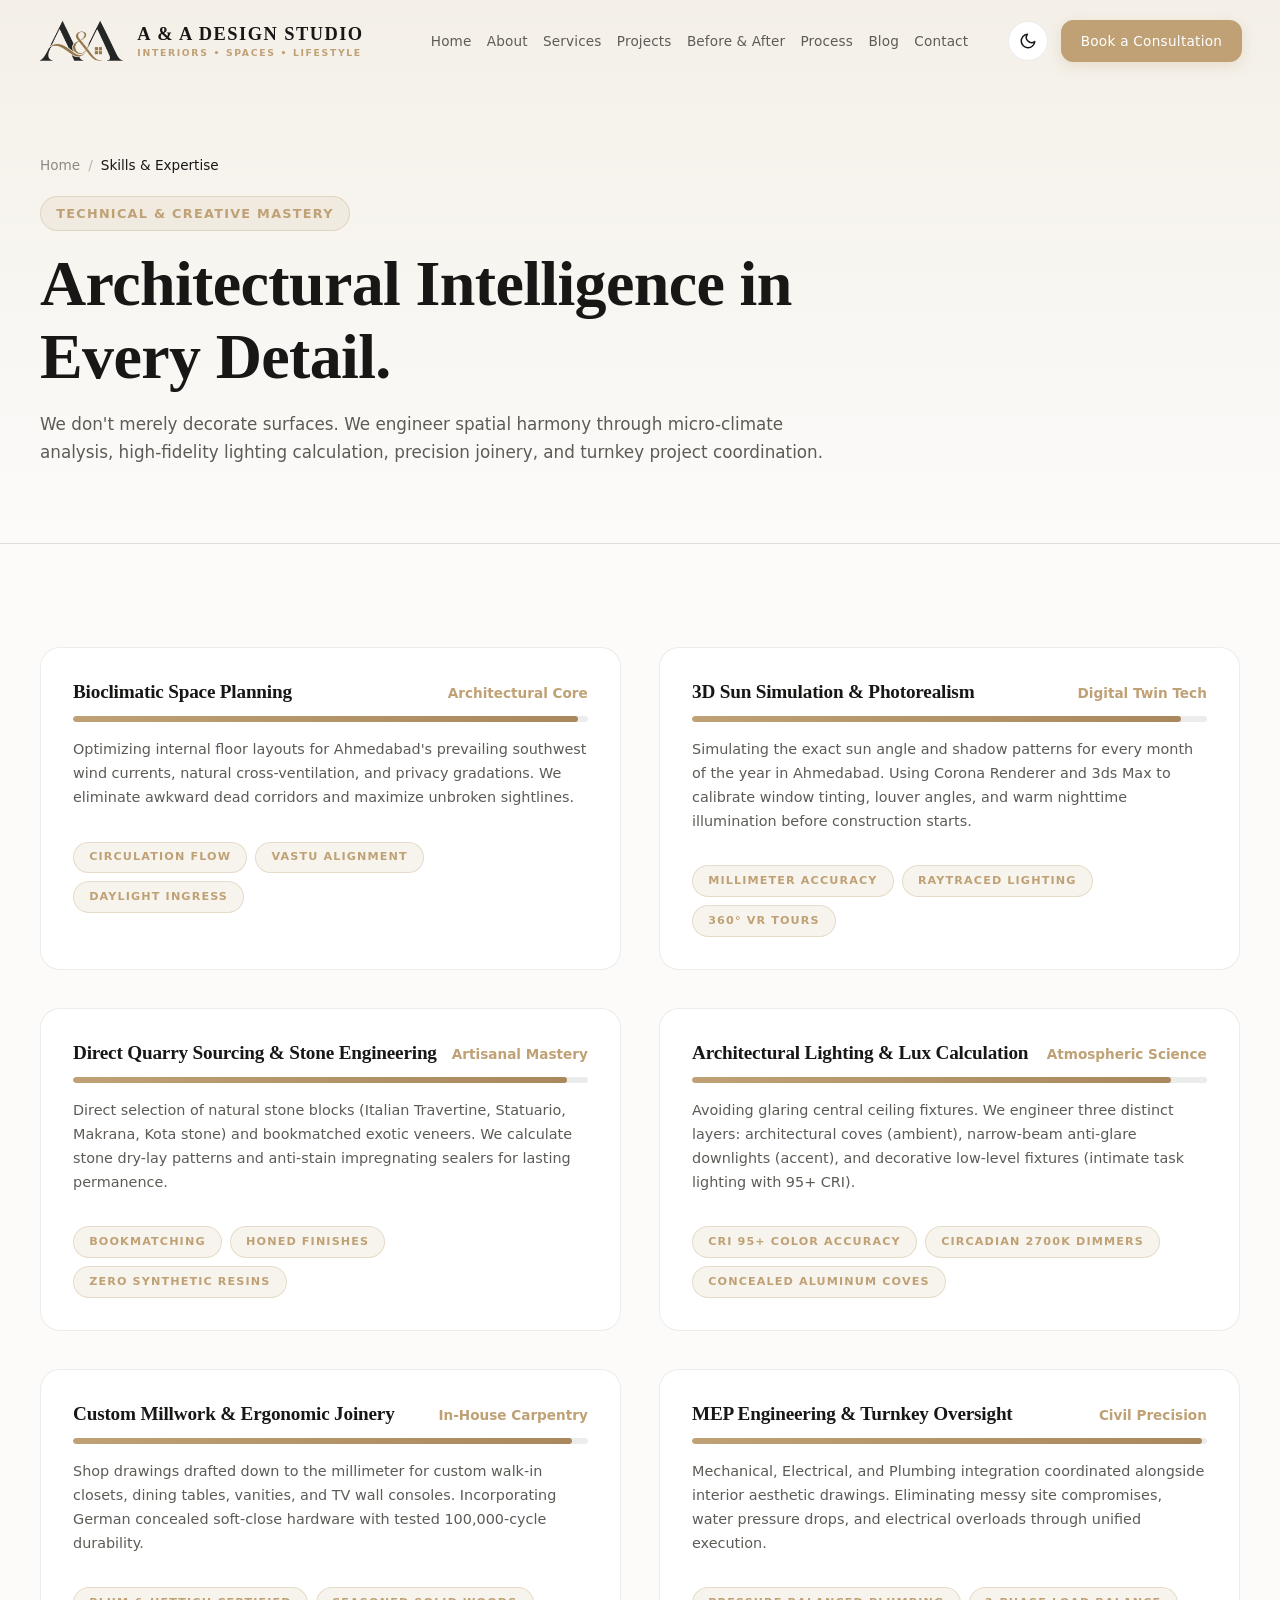
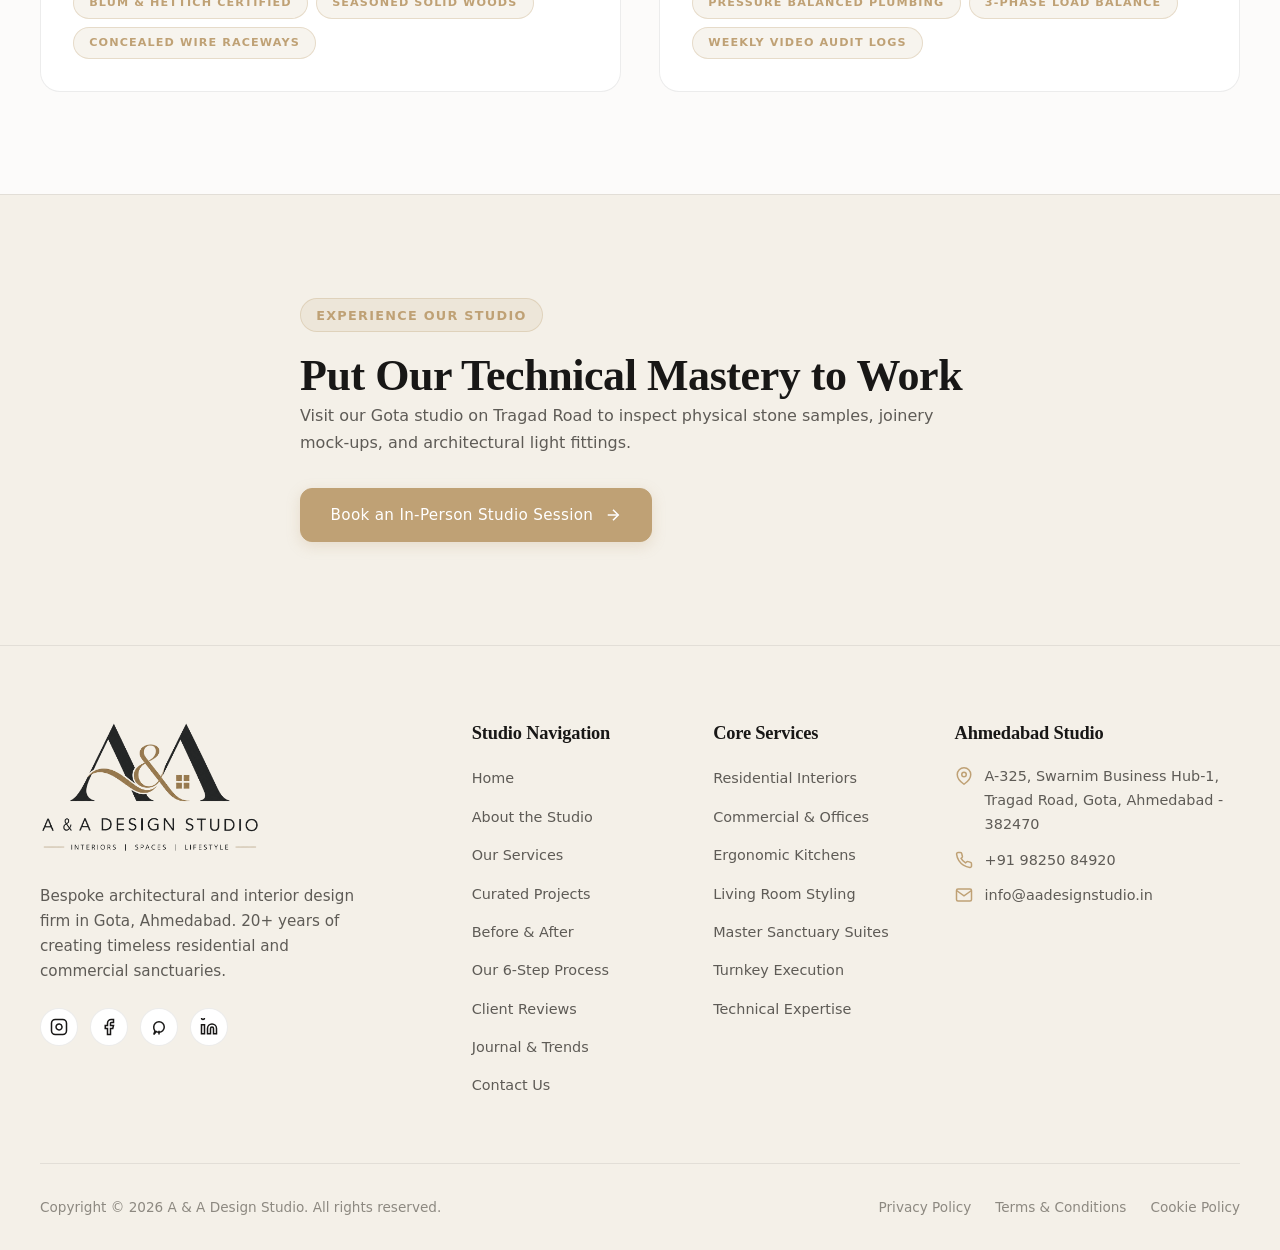
<file: skills.html>
﻿<!DOCTYPE html>
<html lang="en" data-theme="light">
<head>
  <meta charset="UTF-8">
  <meta name="viewport" content="width=device-width, initial-scale=1.0">
  <meta http-equiv="X-UA-Compatible" content="ie=edge">
  
  <title>Architectural Skills & Technical Expertise | A & A Design Studio Ahmedabad</title>
  <meta name="description" content="Discover A & A Design Studio's technical capabilities: bioclimatic spatial planning, 3D sun simulation, material engineering, architectural lighting, and turnkey project management in Ahmedabad.">
  <link rel="canonical" href="https://www.aadesignstudio.in/skills.html">

  <meta property="og:type" content="website">
  <meta property="og:url" content="https://www.aadesignstudio.in/skills.html">
  <meta property="og:title" content="Skills & Technical Expertise | A & A Design Studio">
  <meta property="og:description" content="Bioclimatic spatial architecture, photorealistic sun simulation, custom joinery engineering, and turnkey execution.">
  <meta property="og:image" content="https://www.aadesignstudio.in/images/hero/hero-studio.jpg">

  <link rel="icon" type="image/png" href="images/logo/favicon.png">

  <link rel="stylesheet" href="css/style.css">
  <link rel="stylesheet" href="css/animations.css">
  <link rel="stylesheet" href="css/responsive.css">

  <script type="application/ld+json">
  {
    "@context": "https://schema.org",
    "@type": "WebPage",
    "name": "Skills & Expertise of A & A Design Studio",
    "description": "Technical and design competencies of A & A Design Studio.",
    "breadcrumb": {
      "@type": "BreadcrumbList",
      "itemListElement": [
        { "@type": "ListItem", "position": 1, "name": "Home", "item": "https://www.aadesignstudio.in/" },
        { "@type": "ListItem", "position": 2, "name": "Skills & Expertise", "item": "https://www.aadesignstudio.in/skills.html" }
      ]
    }
  }
  </script>
</head>
<body>

  <!-- ==================== SITE HEADER ==================== -->
  <header class="site-header" id="site-header">
    <div class="container">
      <div class="nav-inner">
        <a href="index.html" class="brand-logo" aria-label="A & A Design Studio Homepage">
          <div class="brand-logo-mark">
            <img src="images/logo/logo-mark-light.png" alt="A & A Design Studio" class="logo-img logo-img-light" width="82" height="42">
            <img src="images/logo/logo-mark-dark.png" alt="A & A Design Studio" class="logo-img logo-img-dark" width="82" height="42">
          </div>
          <div class="brand-text">
            <span class="brand-name">A &amp; A DESIGN STUDIO</span>
            <span class="brand-tagline">INTERIORS &bull; SPACES &bull; LIFESTYLE</span>
          </div>
        </a>

        <nav class="nav-menu" aria-label="Primary Navigation">
          <a href="index.html" class="nav-link">Home</a>
          <a href="about.html" class="nav-link">About</a>
          <a href="services.html" class="nav-link">Services</a>
          <a href="projects.html" class="nav-link">Projects</a>
          <a href="before-after.html" class="nav-link">Before &amp; After</a>
          <a href="process.html" class="nav-link">Process</a>
          <a href="blog.html" class="nav-link">Blog</a>
          <a href="contact.html" class="nav-link">Contact</a>
        </nav>

        <div class="nav-actions">
          <button class="theme-toggle-btn" id="theme-toggle" aria-label="Toggle light and dark mode"></button>
          <a href="contact.html" class="btn btn-primary btn-sm">
            <span>Book a Consultation</span>
          </a>
          <button class="mobile-toggle-btn" id="mobile-menu-toggle" aria-label="Open mobile menu" aria-expanded="false">
            <span></span><span></span><span></span>
          </button>
        </div>
      </div>
    </div>
  </header>

  <!-- Mobile Drawer -->
  <div class="mobile-drawer-overlay" id="mobile-overlay"></div>
  <aside class="mobile-drawer" id="mobile-drawer" aria-label="Mobile Navigation Drawer">
    <div>
      <div class="mobile-drawer-brand">
        <a href="index.html" aria-label="A & A Design Studio Homepage">
          <img src="images/logo/logo-light.png" alt="A & A Design Studio" class="drawer-logo-img logo-img-light" width="180" height="106">
          <img src="images/logo/logo-dark.png" alt="A & A Design Studio" class="drawer-logo-img logo-img-dark" width="180" height="106">
        </a>
      </div>
      <nav class="mobile-nav-links">
        <a href="index.html" class="mobile-nav-link">Home</a>
        <a href="about.html" class="mobile-nav-link">About the Studio</a>
        <a href="services.html" class="mobile-nav-link">Design Services</a>
        <a href="projects.html" class="mobile-nav-link">Featured Projects</a>
        <a href="before-after.html" class="mobile-nav-link">Before &amp; After</a>
        <a href="skills.html" class="mobile-nav-link active">Skills &amp; Expertise</a>
        <a href="process.html" class="mobile-nav-link">Our 6-Step Process</a>
        <a href="testimonials.html" class="mobile-nav-link">Testimonials</a>
        <a href="blog.html" class="mobile-nav-link">Journal &amp; Trends</a>
        <a href="contact.html" class="mobile-nav-link">Contact &amp; Studio Map</a>
      </nav>
    </div>
    <div class="mobile-drawer-footer">
      <a href="contact.html" class="btn btn-primary" style="width: 100%;">Schedule Consultation</a>
    </div>
  </aside>

  <!-- ==================== MAIN CONTENT ==================== -->
  <main id="main-content">

    <!-- Hero Header -->
    <section class="page-hero">
      <div class="container">
        <div class="page-hero-inner reveal">
          <nav class="breadcrumbs" aria-label="Breadcrumbs">
            <a href="index.html">Home</a>
            <span class="separator">/</span>
            <span class="current">Skills &amp; Expertise</span>
          </nav>
          <div class="badge" style="margin-bottom: 1rem;">Technical &amp; Creative Mastery</div>
          <h1>Architectural Intelligence in Every Detail.</h1>
          <p class="text-lead">
            We don't merely decorate surfaces. We engineer spatial harmony through micro-climate analysis, high-fidelity lighting calculation, precision joinery, and turnkey project coordination.
          </p>
        </div>
      </div>
    </section>

    <!-- Skills Deep Dive Grid -->
    <section class="section-padding">
      <div class="container">
        <div class="grid-2" style="gap: clamp(1.5rem, 3vw, 2.5rem);">

          <!-- 1. Space Planning -->
          <div class="card skill-card reveal delay-100">
            <div class="skill-header">
              <h3>Bioclimatic Space Planning</h3>
              <span class="skill-level">Architectural Core</span>
            </div>
            <div class="skill-bar-wrap">
              <div class="skill-bar-fill" data-level="98%"></div>
            </div>
            <p>
              Optimizing internal floor layouts for Ahmedabad's prevailing southwest wind currents, natural cross-ventilation, and privacy gradations. We eliminate awkward dead corridors and maximize unbroken sightlines.
            </p>
            <div style="display: flex; gap: 0.5rem; flex-wrap: wrap; margin-top: 1rem;">
              <span class="badge" style="font-size: 0.7rem;">Circulation Flow</span>
              <span class="badge" style="font-size: 0.7rem;">Vastu Alignment</span>
              <span class="badge" style="font-size: 0.7rem;">Daylight Ingress</span>
            </div>
          </div>

          <!-- 2. 3D Photorealistic Sun Simulation -->
          <div class="card skill-card reveal delay-200">
            <div class="skill-header">
              <h3>3D Sun Simulation &amp; Photorealism</h3>
              <span class="skill-level">Digital Twin Tech</span>
            </div>
            <div class="skill-bar-wrap">
              <div class="skill-bar-fill" data-level="95%"></div>
            </div>
            <p>
              Simulating the exact sun angle and shadow patterns for every month of the year in Ahmedabad. Using Corona Renderer and 3ds Max to calibrate window tinting, louver angles, and warm nighttime illumination before construction starts.
            </p>
            <div style="display: flex; gap: 0.5rem; flex-wrap: wrap; margin-top: 1rem;">
              <span class="badge" style="font-size: 0.7rem;">Millimeter Accuracy</span>
              <span class="badge" style="font-size: 0.7rem;">Raytraced Lighting</span>
              <span class="badge" style="font-size: 0.7rem;">360&deg; VR Tours</span>
            </div>
          </div>

          <!-- 3. Material Selection & Stone Engineering -->
          <div class="card skill-card reveal delay-100">
            <div class="skill-header">
              <h3>Direct Quarry Sourcing &amp; Stone Engineering</h3>
              <span class="skill-level">Artisanal Mastery</span>
            </div>
            <div class="skill-bar-wrap">
              <div class="skill-bar-fill" data-level="96%"></div>
            </div>
            <p>
              Direct selection of natural stone blocks (Italian Travertine, Statuario, Makrana, Kota stone) and bookmatched exotic veneers. We calculate stone dry-lay patterns and anti-stain impregnating sealers for lasting permanence.
            </p>
            <div style="display: flex; gap: 0.5rem; flex-wrap: wrap; margin-top: 1rem;">
              <span class="badge" style="font-size: 0.7rem;">Bookmatching</span>
              <span class="badge" style="font-size: 0.7rem;">Honed Finishes</span>
              <span class="badge" style="font-size: 0.7rem;">Zero Synthetic Resins</span>
            </div>
          </div>

          <!-- 4. Architectural Lighting Design -->
          <div class="card skill-card reveal delay-200">
            <div class="skill-header">
              <h3>Architectural Lighting &amp; Lux Calculation</h3>
              <span class="skill-level">Atmospheric Science</span>
            </div>
            <div class="skill-bar-wrap">
              <div class="skill-bar-fill" data-level="93%"></div>
            </div>
            <p>
              Avoiding glaring central ceiling fixtures. We engineer three distinct layers: architectural coves (ambient), narrow-beam anti-glare downlights (accent), and decorative low-level fixtures (intimate task lighting with 95+ CRI).
            </p>
            <div style="display: flex; gap: 0.5rem; flex-wrap: wrap; margin-top: 1rem;">
              <span class="badge" style="font-size: 0.7rem;">CRI 95+ Color Accuracy</span>
              <span class="badge" style="font-size: 0.7rem;">Circadian 2700K Dimmers</span>
              <span class="badge" style="font-size: 0.7rem;">Concealed Aluminum Coves</span>
            </div>
          </div>

          <!-- 5. Bespoke Joinery & Millwork -->
          <div class="card skill-card reveal delay-100">
            <div class="skill-header">
              <h3>Custom Millwork &amp; Ergonomic Joinery</h3>
              <span class="skill-level">In-House Carpentry</span>
            </div>
            <div class="skill-bar-wrap">
              <div class="skill-bar-fill" data-level="97%"></div>
            </div>
            <p>
              Shop drawings drafted down to the millimeter for custom walk-in closets, dining tables, vanities, and TV wall consoles. Incorporating German concealed soft-close hardware with tested 100,000-cycle durability.
            </p>
            <div style="display: flex; gap: 0.5rem; flex-wrap: wrap; margin-top: 1rem;">
              <span class="badge" style="font-size: 0.7rem;">Blum &amp; Hettich Certified</span>
              <span class="badge" style="font-size: 0.7rem;">Seasoned Solid Woods</span>
              <span class="badge" style="font-size: 0.7rem;">Concealed Wire Raceways</span>
            </div>
          </div>

          <!-- 6. MEP Coordination & Turnkey Management -->
          <div class="card skill-card reveal delay-200">
            <div class="skill-header">
              <h3>MEP Engineering &amp; Turnkey Oversight</h3>
              <span class="skill-level">Civil Precision</span>
            </div>
            <div class="skill-bar-wrap">
              <div class="skill-bar-fill" data-level="99%"></div>
            </div>
            <p>
              Mechanical, Electrical, and Plumbing integration coordinated alongside interior aesthetic drawings. Eliminating messy site compromises, water pressure drops, and electrical overloads through unified execution.
            </p>
            <div style="display: flex; gap: 0.5rem; flex-wrap: wrap; margin-top: 1rem;">
              <span class="badge" style="font-size: 0.7rem;">Pressure Balanced Plumbing</span>
              <span class="badge" style="font-size: 0.7rem;">3-Phase Load Balance</span>
              <span class="badge" style="font-size: 0.7rem;">Weekly Video Audit Logs</span>
            </div>
          </div>

        </div>
      </div>
    </section>

    <!-- Consultation CTA -->
    <section class="section-padding bg-secondary" style="border-top: 1px solid var(--border-color);">
      <div class="container text-center reveal" style="max-width: 760px;">
        <div class="badge" style="margin-bottom: 1rem;">Experience Our Studio</div>
        <h2>Put Our Technical Mastery to Work</h2>
        <p style="margin-bottom: 2rem;">Visit our Gota studio on Tragad Road to inspect physical stone samples, joinery mock-ups, and architectural light fittings.</p>
        <a href="contact.html" class="btn btn-primary">
          <span>Book an In-Person Studio Session</span>
          <svg viewBox="0 0 24 24" fill="none" stroke="currentColor" stroke-width="2"><line x1="5" y1="12" x2="19" y2="12"></line><polyline points="12 5 19 12 12 19"></polyline></svg>
        </a>
      </div>
    </section>

  </main>

  <!-- ==================== FOOTER ==================== -->
  <footer class="site-footer">
    <div class="container">
      <div class="footer-top">
        <div class="footer-brand">
          <a href="index.html" class="footer-brand-logo" aria-label="A & A Design Studio Homepage">
            <img src="images/logo/logo-light.png" alt="A & A Design Studio - Interiors | Spaces | Lifestyle" class="footer-logo-img logo-img-light" width="220" height="129">
            <img src="images/logo/logo-dark.png" alt="A & A Design Studio - Interiors | Spaces | Lifestyle" class="footer-logo-img logo-img-dark" width="220" height="129">
          </a>
          <p>Bespoke architectural and interior design firm in Gota, Ahmedabad. 20+ years of creating timeless residential and commercial sanctuaries.</p>
          <div class="footer-social-links">
            <a href="https://instagram.com" class="social-icon-btn" aria-label="Instagram" target="_blank" rel="noopener noreferrer"><svg viewBox="0 0 24 24" fill="none" stroke="currentColor" stroke-width="2"><rect x="2" y="2" width="20" height="20" rx="5" ry="5"></rect><path d="M16 11.37A4 4 0 1 1 12.63 8 4 4 0 0 1 16 11.37z"></path><line x1="17.5" y1="6.5" x2="17.51" y2="6.5"></line></svg></a>
            <a href="https://facebook.com" class="social-icon-btn" aria-label="Facebook" target="_blank" rel="noopener noreferrer"><svg viewBox="0 0 24 24" fill="none" stroke="currentColor" stroke-width="2"><path d="M18 2h-3a5 5 0 0 0-5 5v3H7v4h3v8h4v-8h3l1-4h-4V7a1 1 0 0 1 1-1h3z"></path></svg></a>
            <a href="https://pinterest.com" class="social-icon-btn" aria-label="Pinterest" target="_blank" rel="noopener noreferrer"><svg viewBox="0 0 24 24" fill="none" stroke="currentColor" stroke-width="2"><line x1="12" y1="17" x2="12" y2="22"></line><path d="M5 12a7 7 0 0 1 14 0c0 3.87-3.13 7-7 7a6.9 6.9 0 0 1-3.5-.94L5 22l1.6-4.8A6.97 6.97 0 0 1 5 12z"></path></svg></a>
            <a href="https://linkedin.com" class="social-icon-btn" aria-label="LinkedIn" target="_blank" rel="noopener noreferrer"><svg viewBox="0 0 24 24" fill="none" stroke="currentColor" stroke-width="2"><path d="M16 8a6 6 0 0 1 6 6v7h-4v-7a2 2 0 0 0-2-2 2 2 0 0 0-2 2v7h-4v-7a6 6 0 0 1 6-6z"></path><rect x="2" y="9" width="4" height="12"></rect><circle cx="4" r="2"></circle></svg></a>
          </div>
        </div>

        <div>
          <h3 class="footer-heading">Studio Navigation</h3>
          <ul class="footer-links">
            <li><a href="index.html">Home</a></li>
            <li><a href="about.html">About the Studio</a></li>
            <li><a href="services.html">Our Services</a></li>
            <li><a href="projects.html">Curated Projects</a></li>
            <li><a href="before-after.html">Before &amp; After</a></li>
            <li><a href="process.html">Our 6-Step Process</a></li>
            <li><a href="testimonials.html">Client Reviews</a></li>
            <li><a href="blog.html">Journal &amp; Trends</a></li>
            <li><a href="contact.html">Contact Us</a></li>
          </ul>
        </div>

        <div>
          <h3 class="footer-heading">Core Services</h3>
          <ul class="footer-links">
            <li><a href="services.html#residential">Residential Interiors</a></li>
            <li><a href="services.html#commercial">Commercial &amp; Offices</a></li>
            <li><a href="services.html#kitchens">Ergonomic Kitchens</a></li>
            <li><a href="services.html#living-rooms">Living Room Styling</a></li>
            <li><a href="services.html#bedrooms">Master Sanctuary Suites</a></li>
            <li><a href="services.html#turnkey">Turnkey Execution</a></li>
            <li><a href="skills.html">Technical Expertise</a></li>
          </ul>
        </div>

        <div>
          <h3 class="footer-heading">Ahmedabad Studio</h3>
          <div class="footer-contact-item">
            <svg viewBox="0 0 24 24" fill="none" stroke="currentColor" stroke-width="2"><path d="M21 10c0 7-9 13-9 13s-9-6-9-13a9 9 0 0 1 18 0z"></path><circle cx="12" cy="10" r="3"></circle></svg>
            <span>A-325, Swarnim Business Hub-1, Tragad Road, Gota, Ahmedabad - 382470</span>
          </div>
          <div class="footer-contact-item">
            <svg viewBox="0 0 24 24" fill="none" stroke="currentColor" stroke-width="2"><path d="M22 16.92v3a2 2 0 0 1-2.18 2 19.79 19.79 0 0 1-8.63-3.07 19.5 19.5 0 0 1-6-6 19.79 19.79 0 0 1-3.07-8.67A2 2 0 0 1 4.11 2h3a2 2 0 0 1 2 1.72 12.84 12.84 0 0 0 .7 2.81 2 2 0 0 1-.45 2.11L8.09 9.91a16 16 0 0 0 6 6l1.27-1.27a2 2 0 0 1 2.11-.45 12.84 12.84 0 0 0 2.81.7A2 2 0 0 1 22 16.92z"></path></svg>
            <span>+91 98250 84920</span>
          </div>
          <div class="footer-contact-item">
            <svg viewBox="0 0 24 24" fill="none" stroke="currentColor" stroke-width="2"><path d="M4 4h16c1.1 0 2 .9 2 2v12c0 1.1-.9 2-2 2H4c-1.1 0-2-.9-2-2V6c0-1.1.9-2 2-2z"></path><polyline points="22,6 12,13 2,6"></polyline></svg>
            <span>info@aadesignstudio.in</span>
          </div>
        </div>
      </div>

      <div class="footer-bottom">
        <div>Copyright &copy; 2026 A &amp; A Design Studio. All rights reserved.</div>
        <div class="footer-legal-links">
          <a href="privacy-policy.html">Privacy Policy</a>
          <a href="terms.html">Terms &amp; Conditions</a>
          <a href="cookies.html">Cookie Policy</a>
        </div>
      </div>
    </div>
  </footer>

  <button class="back-to-top-btn" id="back-to-top" aria-label="Scroll back to top">
    <svg viewBox="0 0 24 24" fill="none" stroke="currentColor" stroke-width="2.5"><line x1="12" y1="19" x2="12" y2="5"></line><polyline points="5 12 12 5 19 12"></polyline></svg>
  </button>

  <script src="js/theme.js"></script>
  <script src="js/navigation.js"></script>
  <script src="js/animations.js"></script>
  <script src="js/main.js"></script>
</body>
</html>
</file>
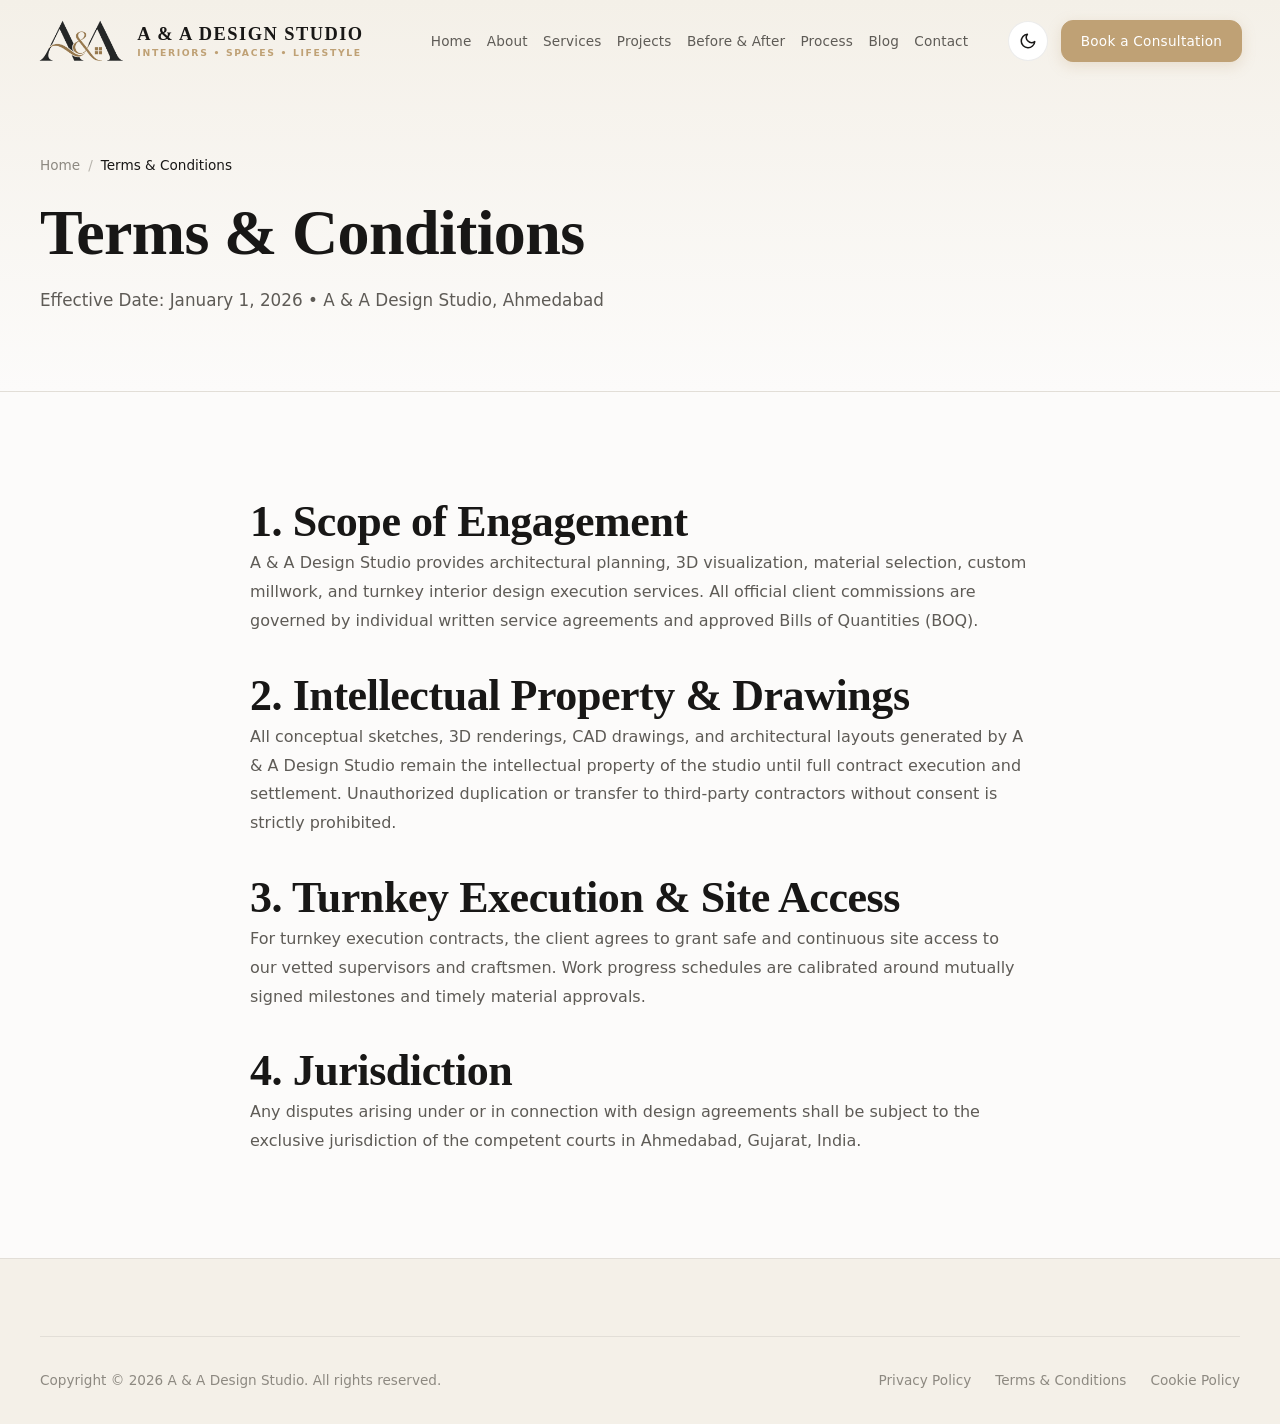
<file: terms.html>
﻿<!DOCTYPE html>
<html lang="en" data-theme="light">
<head>
  <meta charset="UTF-8">
  <meta name="viewport" content="width=device-width, initial-scale=1.0">
  <title>Terms &amp; Conditions | A & A Design Studio Ahmedabad</title>
  <meta name="description" content="Terms and conditions for architectural and turnkey interior design engagements with A & A Design Studio.">
  <link rel="canonical" href="https://www.aadesignstudio.in/terms.html">
  <link rel="icon" type="image/png" href="images/logo/favicon.png">
  <link rel="stylesheet" href="css/style.css">
  <link rel="stylesheet" href="css/animations.css">
  <link rel="stylesheet" href="css/responsive.css">
</head>
<body>
  <header class="site-header" id="site-header">
    <div class="container">
      <div class="nav-inner">
        <a href="index.html" class="brand-logo" aria-label="A & A Design Studio Homepage">
          <div class="brand-logo-mark">
            <img src="images/logo/logo-mark-light.png" alt="A & A Design Studio" class="logo-img logo-img-light" width="82" height="42">
            <img src="images/logo/logo-mark-dark.png" alt="A & A Design Studio" class="logo-img logo-img-dark" width="82" height="42">
          </div>
          <div class="brand-text">
            <span class="brand-name">A &amp; A DESIGN STUDIO</span>
            <span class="brand-tagline">INTERIORS &bull; SPACES &bull; LIFESTYLE</span>
          </div>
        </a>
        <nav class="nav-menu">
          <a href="index.html" class="nav-link">Home</a>
          <a href="about.html" class="nav-link">About</a>
          <a href="services.html" class="nav-link">Services</a>
          <a href="projects.html" class="nav-link">Projects</a>
          <a href="before-after.html" class="nav-link">Before &amp; After</a>
          <a href="process.html" class="nav-link">Process</a>
          <a href="blog.html" class="nav-link">Blog</a>
          <a href="contact.html" class="nav-link">Contact</a>
        </nav>
        <div class="nav-actions">
          <button class="theme-toggle-btn" id="theme-toggle" aria-label="Toggle theme"></button>
          <a href="contact.html" class="btn btn-primary btn-sm">Book a Consultation</a>
        </div>
      </div>
    </div>
  </header>

  <main id="main-content">
    <section class="page-hero">
      <div class="container">
        <div class="page-hero-inner">
          <nav class="breadcrumbs">
            <a href="index.html">Home</a>
            <span class="separator">/</span>
            <span class="current">Terms &amp; Conditions</span>
          </nav>
          <h1>Terms &amp; Conditions</h1>
          <p class="text-lead">Effective Date: January 1, 2026 &bull; A &amp; A Design Studio, Ahmedabad</p>
        </div>
      </div>
    </section>

    <section class="section-padding">
      <div class="container" style="max-width: 860px; line-height: 1.8;">
        <h2>1. Scope of Engagement</h2>
        <p>A &amp; A Design Studio provides architectural planning, 3D visualization, material selection, custom millwork, and turnkey interior design execution services. All official client commissions are governed by individual written service agreements and approved Bills of Quantities (BOQ).</p>

        <h2 style="margin-top: 2rem;">2. Intellectual Property &amp; Drawings</h2>
        <p>All conceptual sketches, 3D renderings, CAD drawings, and architectural layouts generated by A &amp; A Design Studio remain the intellectual property of the studio until full contract execution and settlement. Unauthorized duplication or transfer to third-party contractors without consent is strictly prohibited.</p>

        <h2 style="margin-top: 2rem;">3. Turnkey Execution &amp; Site Access</h2>
        <p>For turnkey execution contracts, the client agrees to grant safe and continuous site access to our vetted supervisors and craftsmen. Work progress schedules are calibrated around mutually signed milestones and timely material approvals.</p>

        <h2 style="margin-top: 2rem;">4. Jurisdiction</h2>
        <p>Any disputes arising under or in connection with design agreements shall be subject to the exclusive jurisdiction of the competent courts in Ahmedabad, Gujarat, India.</p>
      </div>
    </section>
  </main>

  <footer class="site-footer">
    <div class="container">
      <div class="footer-bottom">
        <div>Copyright &copy; 2026 A &amp; A Design Studio. All rights reserved.</div>
        <div class="footer-legal-links">
          <a href="privacy-policy.html">Privacy Policy</a>
          <a href="terms.html">Terms &amp; Conditions</a>
          <a href="cookies.html">Cookie Policy</a>
        </div>
      </div>
    </div>
  </footer>

  <script src="js/theme.js"></script>
  <script src="js/navigation.js"></script>
  <script src="js/main.js"></script>
</body>
</html>
</file>
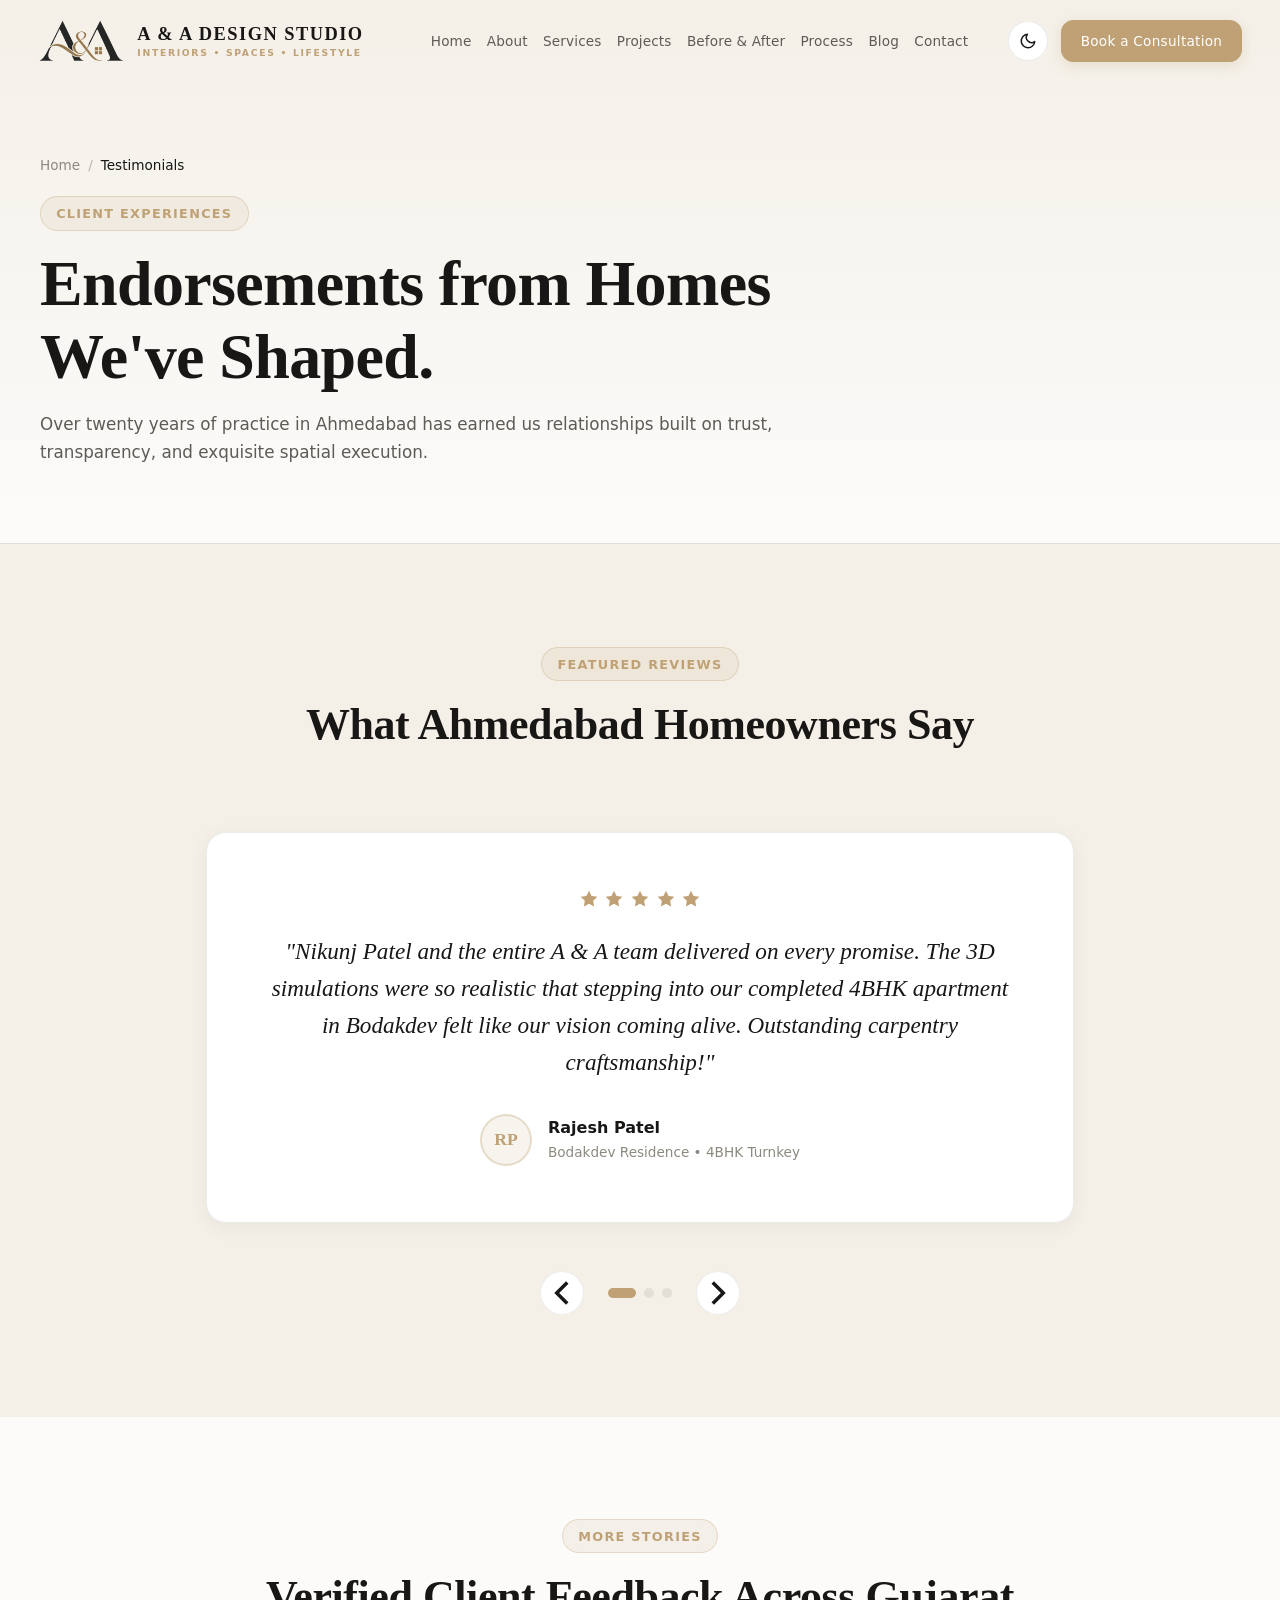
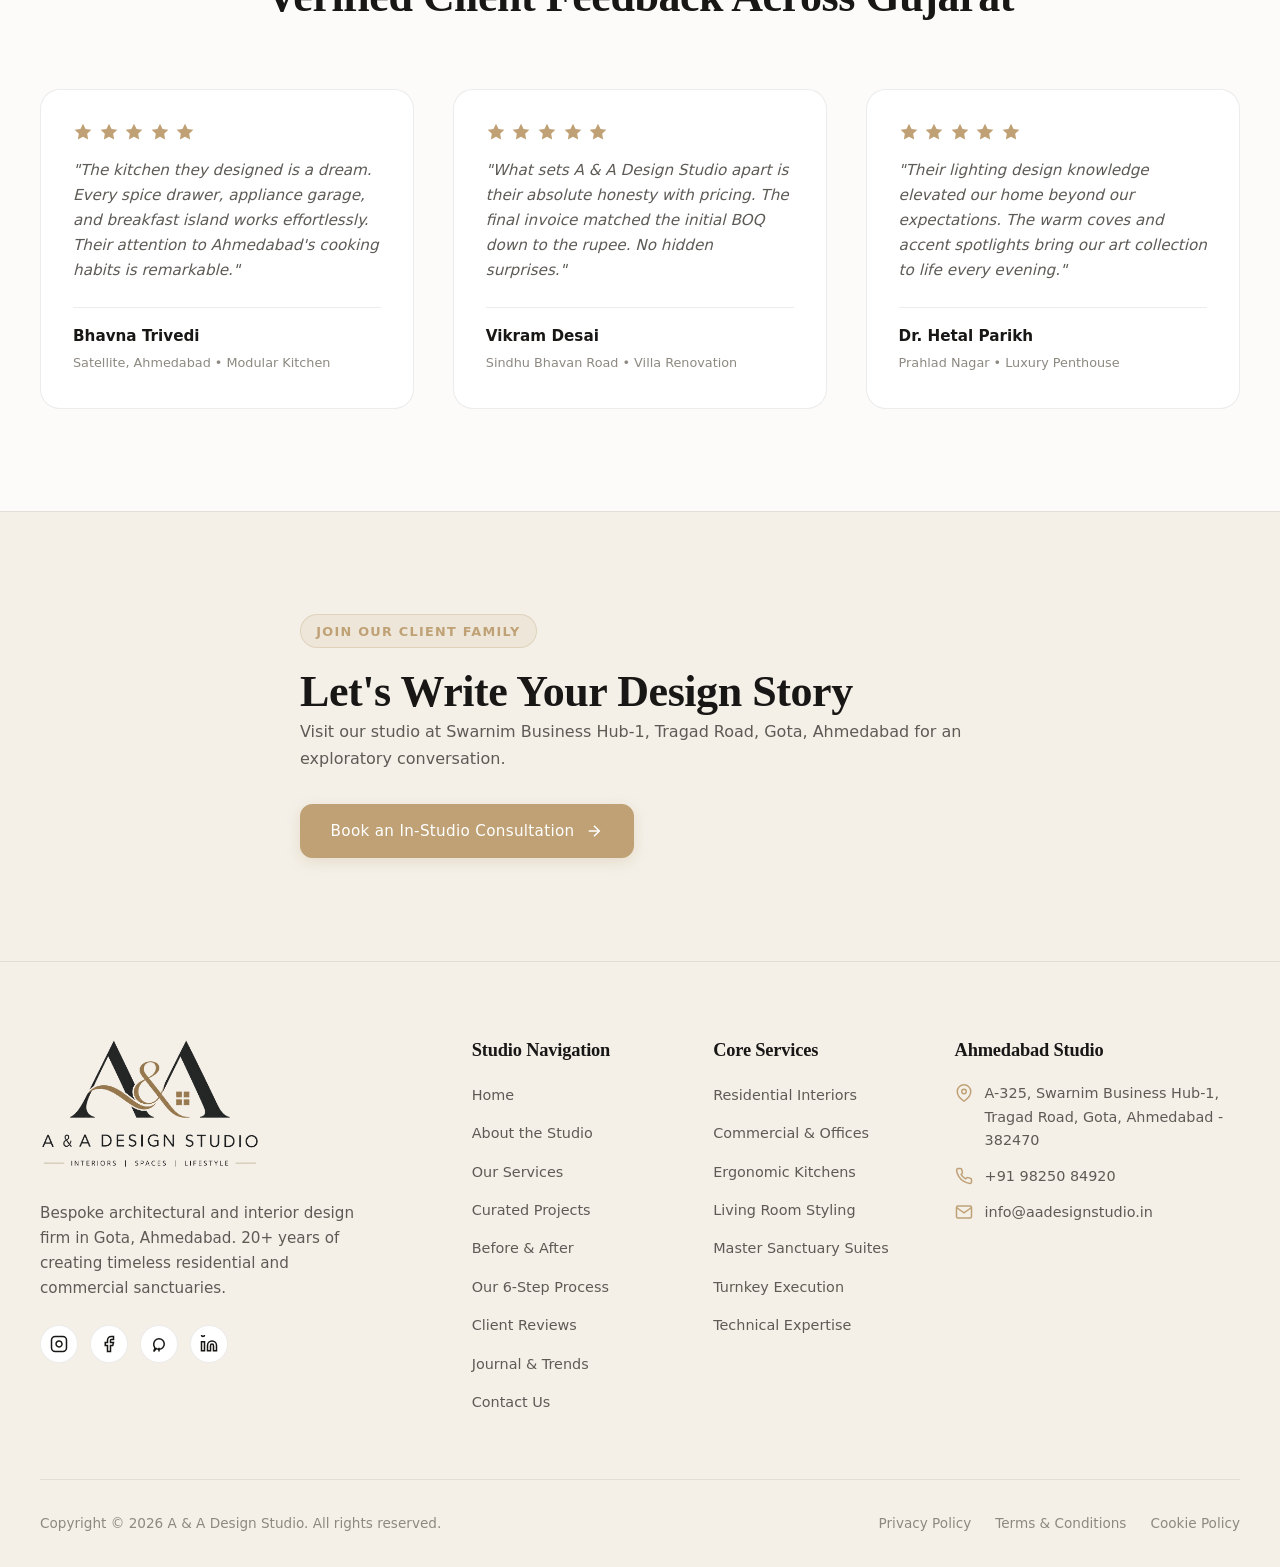
<file: testimonials.html>
﻿<!DOCTYPE html>
<html lang="en" data-theme="light">
<head>
  <meta charset="UTF-8">
  <meta name="viewport" content="width=device-width, initial-scale=1.0">
  <meta http-equiv="X-UA-Compatible" content="ie=edge">
  
  <title>Client Testimonials & Reviews | A & A Design Studio Ahmedabad</title>
  <meta name="description" content="Read verified client reviews and experiences from luxury homeowners and business executives who partnered with A & A Design Studio in Ahmedabad, Gujarat.">
  <link rel="canonical" href="https://www.aadesignstudio.in/testimonials.html">

  <meta property="og:type" content="website">
  <meta property="og:url" content="https://www.aadesignstudio.in/testimonials.html">
  <meta property="og:title" content="Client Testimonials & Reviews | A & A Design Studio">
  <meta property="og:description" content="Verified reviews and ratings from villa owners and corporate clients in Ahmedabad.">
  <meta property="og:image" content="https://www.aadesignstudio.in/images/hero/hero-main.jpg">

  <link rel="icon" type="image/png" href="images/logo/favicon.png">

  <link rel="stylesheet" href="css/style.css">
  <link rel="stylesheet" href="css/animations.css">
  <link rel="stylesheet" href="css/responsive.css">

  <script type="application/ld+json">
  {
    "@context": "https://schema.org",
    "@type": "LocalBusiness",
    "name": "A & A Design Studio",
    "aggregateRating": {
      "@type": "AggregateRating",
      "ratingValue": "4.9",
      "reviewCount": "148",
      "bestRating": "5",
      "worstRating": "1"
    }
  }
  </script>
</head>
<body>

  <!-- ==================== SITE HEADER ==================== -->
  <header class="site-header" id="site-header">
    <div class="container">
      <div class="nav-inner">
        <a href="index.html" class="brand-logo" aria-label="A & A Design Studio Homepage">
          <div class="brand-logo-mark">
            <img src="images/logo/logo-mark-light.png" alt="A & A Design Studio" class="logo-img logo-img-light" width="82" height="42">
            <img src="images/logo/logo-mark-dark.png" alt="A & A Design Studio" class="logo-img logo-img-dark" width="82" height="42">
          </div>
          <div class="brand-text">
            <span class="brand-name">A &amp; A DESIGN STUDIO</span>
            <span class="brand-tagline">INTERIORS &bull; SPACES &bull; LIFESTYLE</span>
          </div>
        </a>

        <nav class="nav-menu" aria-label="Primary Navigation">
          <a href="index.html" class="nav-link">Home</a>
          <a href="about.html" class="nav-link">About</a>
          <a href="services.html" class="nav-link">Services</a>
          <a href="projects.html" class="nav-link">Projects</a>
          <a href="before-after.html" class="nav-link">Before &amp; After</a>
          <a href="process.html" class="nav-link">Process</a>
          <a href="blog.html" class="nav-link">Blog</a>
          <a href="contact.html" class="nav-link">Contact</a>
        </nav>

        <div class="nav-actions">
          <button class="theme-toggle-btn" id="theme-toggle" aria-label="Toggle light and dark mode"></button>
          <a href="contact.html" class="btn btn-primary btn-sm">
            <span>Book a Consultation</span>
          </a>
          <button class="mobile-toggle-btn" id="mobile-menu-toggle" aria-label="Open mobile menu" aria-expanded="false">
            <span></span><span></span><span></span>
          </button>
        </div>
      </div>
    </div>
  </header>

  <!-- Mobile Drawer -->
  <div class="mobile-drawer-overlay" id="mobile-overlay"></div>
  <aside class="mobile-drawer" id="mobile-drawer" aria-label="Mobile Navigation Drawer">
    <div>
      <div class="mobile-drawer-brand">
        <a href="index.html" aria-label="A & A Design Studio Homepage">
          <img src="images/logo/logo-light.png" alt="A & A Design Studio" class="drawer-logo-img logo-img-light" width="180" height="106">
          <img src="images/logo/logo-dark.png" alt="A & A Design Studio" class="drawer-logo-img logo-img-dark" width="180" height="106">
        </a>
      </div>
      <nav class="mobile-nav-links">
        <a href="index.html" class="mobile-nav-link">Home</a>
        <a href="about.html" class="mobile-nav-link">About the Studio</a>
        <a href="services.html" class="mobile-nav-link">Design Services</a>
        <a href="projects.html" class="mobile-nav-link">Featured Projects</a>
        <a href="before-after.html" class="mobile-nav-link">Before &amp; After</a>
        <a href="skills.html" class="mobile-nav-link">Skills &amp; Expertise</a>
        <a href="process.html" class="mobile-nav-link">Our 6-Step Process</a>
        <a href="testimonials.html" class="mobile-nav-link active">Testimonials</a>
        <a href="blog.html" class="mobile-nav-link">Journal &amp; Trends</a>
        <a href="contact.html" class="mobile-nav-link">Contact &amp; Studio Map</a>
      </nav>
    </div>
    <div class="mobile-drawer-footer">
      <a href="contact.html" class="btn btn-primary" style="width: 100%;">Schedule Consultation</a>
    </div>
  </aside>

  <!-- ==================== MAIN CONTENT ==================== -->
  <main id="main-content">

    <!-- Hero Header -->
    <section class="page-hero">
      <div class="container">
        <div class="page-hero-inner reveal">
          <nav class="breadcrumbs" aria-label="Breadcrumbs">
            <a href="index.html">Home</a>
            <span class="separator">/</span>
            <span class="current">Testimonials</span>
          </nav>
          <div class="badge" style="margin-bottom: 1rem;">Client Experiences</div>
          <h1>Endorsements from Homes We've Shaped.</h1>
          <p class="text-lead">
            Over twenty years of practice in Ahmedabad has earned us relationships built on trust, transparency, and exquisite spatial execution.
          </p>
        </div>
      </div>
    </section>

    <!-- Testimonials Carousel Section -->
    <section class="section-padding bg-secondary">
      <div class="container">
        <div class="section-header text-center reveal">
          <div class="badge">Featured Reviews</div>
          <h2>What Ahmedabad Homeowners Say</h2>
        </div>

        <div class="testimonials-slider-wrap reveal">
          <div class="testimonials-track" role="region" aria-label="Client Testimonials Carousel">
            
            <div class="testimonial-slide">
              <div class="testimonial-card">
                <div class="testimonial-stars" aria-label="5 out of 5 stars">
                  <svg viewBox="0 0 24 24"><polygon points="12 2 15.09 8.26 22 9.27 17 14.14 18.18 21.02 12 17.77 5.82 21.02 7 14.14 2 9.27 8.91 8.26 12 2"></polygon></svg>
                  <svg viewBox="0 0 24 24"><polygon points="12 2 15.09 8.26 22 9.27 17 14.14 18.18 21.02 12 17.77 5.82 21.02 7 14.14 2 9.27 8.91 8.26 12 2"></polygon></svg>
                  <svg viewBox="0 0 24 24"><polygon points="12 2 15.09 8.26 22 9.27 17 14.14 18.18 21.02 12 17.77 5.82 21.02 7 14.14 2 9.27 8.91 8.26 12 2"></polygon></svg>
                  <svg viewBox="0 0 24 24"><polygon points="12 2 15.09 8.26 22 9.27 17 14.14 18.18 21.02 12 17.77 5.82 21.02 7 14.14 2 9.27 8.91 8.26 12 2"></polygon></svg>
                  <svg viewBox="0 0 24 24"><polygon points="12 2 15.09 8.26 22 9.27 17 14.14 18.18 21.02 12 17.77 5.82 21.02 7 14.14 2 9.27 8.91 8.26 12 2"></polygon></svg>
                </div>
                <blockquote class="testimonial-quote">
                  "Nikunj Patel and the entire A &amp; A team delivered on every promise. The 3D simulations were so realistic that stepping into our completed 4BHK apartment in Bodakdev felt like our vision coming alive. Outstanding carpentry craftsmanship!"
                </blockquote>
                <div class="testimonial-author">
                  <div class="testimonial-avatar">RP</div>
                  <div class="testimonial-author-info">
                    <div class="testimonial-name">Rajesh Patel</div>
                    <div class="testimonial-role">Bodakdev Residence &bull; 4BHK Turnkey</div>
                  </div>
                </div>
              </div>
            </div>

            <div class="testimonial-slide">
              <div class="testimonial-card">
                <div class="testimonial-stars" aria-label="5 out of 5 stars">
                  <svg viewBox="0 0 24 24"><polygon points="12 2 15.09 8.26 22 9.27 17 14.14 18.18 21.02 12 17.77 5.82 21.02 7 14.14 2 9.27 8.91 8.26 12 2"></polygon></svg>
                  <svg viewBox="0 0 24 24"><polygon points="12 2 15.09 8.26 22 9.27 17 14.14 18.18 21.02 12 17.77 5.82 21.02 7 14.14 2 9.27 8.91 8.26 12 2"></polygon></svg>
                  <svg viewBox="0 0 24 24"><polygon points="12 2 15.09 8.26 22 9.27 17 14.14 18.18 21.02 12 17.77 5.82 21.02 7 14.14 2 9.27 8.91 8.26 12 2"></polygon></svg>
                  <svg viewBox="0 0 24 24"><polygon points="12 2 15.09 8.26 22 9.27 17 14.14 18.18 21.02 12 17.77 5.82 21.02 7 14.14 2 9.27 8.91 8.26 12 2"></polygon></svg>
                  <svg viewBox="0 0 24 24"><polygon points="12 2 15.09 8.26 22 9.27 17 14.14 18.18 21.02 12 17.77 5.82 21.02 7 14.14 2 9.27 8.91 8.26 12 2"></polygon></svg>
                </div>
                <blockquote class="testimonial-quote">
                  "Our corporate headquarters on SG Highway needed a delicate balance of acoustic calm, client prestige, and employee energy. A &amp; A Studio handled everything from architectural partitions to ergonomic seating seamlessly."
                </blockquote>
                <div class="testimonial-author">
                  <div class="testimonial-avatar">SM</div>
                  <div class="testimonial-author-info">
                    <div class="testimonial-name">Sanjay Mehta</div>
                    <div class="testimonial-role">Managing Director, SG Highway Corporate Hub</div>
                  </div>
                </div>
              </div>
            </div>

            <div class="testimonial-slide">
              <div class="testimonial-card">
                <div class="testimonial-stars" aria-label="5 out of 5 stars">
                  <svg viewBox="0 0 24 24"><polygon points="12 2 15.09 8.26 22 9.27 17 14.14 18.18 21.02 12 17.77 5.82 21.02 7 14.14 2 9.27 8.91 8.26 12 2"></polygon></svg>
                  <svg viewBox="0 0 24 24"><polygon points="12 2 15.09 8.26 22 9.27 17 14.14 18.18 21.02 12 17.77 5.82 21.02 7 14.14 2 9.27 8.91 8.26 12 2"></polygon></svg>
                  <svg viewBox="0 0 24 24"><polygon points="12 2 15.09 8.26 22 9.27 17 14.14 18.18 21.02 12 17.77 5.82 21.02 7 14.14 2 9.27 8.91 8.26 12 2"></polygon></svg>
                  <svg viewBox="0 0 24 24"><polygon points="12 2 15.09 8.26 22 9.27 17 14.14 18.18 21.02 12 17.77 5.82 21.02 7 14.14 2 9.27 8.91 8.26 12 2"></polygon></svg>
                  <svg viewBox="0 0 24 24"><polygon points="12 2 15.09 8.26 22 9.27 17 14.14 18.18 21.02 12 17.77 5.82 21.02 7 14.14 2 9.27 8.91 8.26 12 2"></polygon></svg>
                </div>
                <blockquote class="testimonial-quote">
                  "Living in the US while renovating our family villa near Godrej Garden City in Gota could have been stressful. Instead, the weekly video progress logs, clear billing, and punctual handover made it completely worry-free."
                </blockquote>
                <div class="testimonial-author">
                  <div class="testimonial-avatar">AS</div>
                  <div class="testimonial-author-info">
                    <div class="testimonial-name">Ananya &amp; Samir Shah</div>
                    <div class="testimonial-role">Godrej Garden City Villa &bull; NRI Client</div>
                  </div>
                </div>
              </div>
            </div>

          </div>

          <div class="carousel-controls">
            <button class="carousel-btn" id="testimonials-prev" aria-label="Previous testimonial">
              <svg viewBox="0 0 24 24" fill="none" stroke="currentColor" stroke-width="2"><polyline points="15 18 9 12 15 6"></polyline></svg>
            </button>
            <div class="carousel-dots" aria-label="Carousel pagination"></div>
            <button class="carousel-btn" id="testimonials-next" aria-label="Next testimonial">
              <svg viewBox="0 0 24 24" fill="none" stroke="currentColor" stroke-width="2"><polyline points="9 18 15 12 9 6"></polyline></svg>
            </button>
          </div>
        </div>
      </div>
    </section>

    <!-- Additional Client Reviews Grid -->
    <section class="section-padding">
      <div class="container">
        <div class="section-header text-center reveal">
          <div class="badge">More Stories</div>
          <h2>Verified Client Feedback Across Gujarat</h2>
        </div>

        <div class="grid-3">
          
          <!-- Review 1 -->
          <div class="card" style="padding: 2rem;" class="reveal delay-100">
            <div class="testimonial-stars" style="justify-content: flex-start; margin-bottom: 1rem;">
              <svg viewBox="0 0 24 24" width="18" height="18" fill="var(--accent)"><polygon points="12 2 15.09 8.26 22 9.27 17 14.14 18.18 21.02 12 17.77 5.82 21.02 7 14.14 2 9.27 8.91 8.26 12 2"></polygon></svg>
              <svg viewBox="0 0 24 24" width="18" height="18" fill="var(--accent)"><polygon points="12 2 15.09 8.26 22 9.27 17 14.14 18.18 21.02 12 17.77 5.82 21.02 7 14.14 2 9.27 8.91 8.26 12 2"></polygon></svg>
              <svg viewBox="0 0 24 24" width="18" height="18" fill="var(--accent)"><polygon points="12 2 15.09 8.26 22 9.27 17 14.14 18.18 21.02 12 17.77 5.82 21.02 7 14.14 2 9.27 8.91 8.26 12 2"></polygon></svg>
              <svg viewBox="0 0 24 24" width="18" height="18" fill="var(--accent)"><polygon points="12 2 15.09 8.26 22 9.27 17 14.14 18.18 21.02 12 17.77 5.82 21.02 7 14.14 2 9.27 8.91 8.26 12 2"></polygon></svg>
              <svg viewBox="0 0 24 24" width="18" height="18" fill="var(--accent)"><polygon points="12 2 15.09 8.26 22 9.27 17 14.14 18.18 21.02 12 17.77 5.82 21.02 7 14.14 2 9.27 8.91 8.26 12 2"></polygon></svg>
            </div>
            <p style="font-size: 0.95rem; font-style: italic; margin-bottom: 1.5rem;">"The kitchen they designed is a dream. Every spice drawer, appliance garage, and breakfast island works effortlessly. Their attention to Ahmedabad's cooking habits is remarkable."</p>
            <div style="border-top: 1px solid var(--border-color); padding-top: 1rem;">
              <strong style="display: block; font-size: 0.95rem;">Bhavna Trivedi</strong>
              <span style="font-size: 0.8rem; color: var(--text-muted);">Satellite, Ahmedabad &bull; Modular Kitchen</span>
            </div>
          </div>

          <!-- Review 2 -->
          <div class="card" style="padding: 2rem;" class="reveal delay-200">
            <div class="testimonial-stars" style="justify-content: flex-start; margin-bottom: 1rem;">
              <svg viewBox="0 0 24 24" width="18" height="18" fill="var(--accent)"><polygon points="12 2 15.09 8.26 22 9.27 17 14.14 18.18 21.02 12 17.77 5.82 21.02 7 14.14 2 9.27 8.91 8.26 12 2"></polygon></svg>
              <svg viewBox="0 0 24 24" width="18" height="18" fill="var(--accent)"><polygon points="12 2 15.09 8.26 22 9.27 17 14.14 18.18 21.02 12 17.77 5.82 21.02 7 14.14 2 9.27 8.91 8.26 12 2"></polygon></svg>
              <svg viewBox="0 0 24 24" width="18" height="18" fill="var(--accent)"><polygon points="12 2 15.09 8.26 22 9.27 17 14.14 18.18 21.02 12 17.77 5.82 21.02 7 14.14 2 9.27 8.91 8.26 12 2"></polygon></svg>
              <svg viewBox="0 0 24 24" width="18" height="18" fill="var(--accent)"><polygon points="12 2 15.09 8.26 22 9.27 17 14.14 18.18 21.02 12 17.77 5.82 21.02 7 14.14 2 9.27 8.91 8.26 12 2"></polygon></svg>
              <svg viewBox="0 0 24 24" width="18" height="18" fill="var(--accent)"><polygon points="12 2 15.09 8.26 22 9.27 17 14.14 18.18 21.02 12 17.77 5.82 21.02 7 14.14 2 9.27 8.91 8.26 12 2"></polygon></svg>
            </div>
            <p style="font-size: 0.95rem; font-style: italic; margin-bottom: 1.5rem;">"What sets A &amp; A Design Studio apart is their absolute honesty with pricing. The final invoice matched the initial BOQ down to the rupee. No hidden surprises."</p>
            <div style="border-top: 1px solid var(--border-color); padding-top: 1rem;">
              <strong style="display: block; font-size: 0.95rem;">Vikram Desai</strong>
              <span style="font-size: 0.8rem; color: var(--text-muted);">Sindhu Bhavan Road &bull; Villa Renovation</span>
            </div>
          </div>

          <!-- Review 3 -->
          <div class="card" style="padding: 2rem;" class="reveal delay-300">
            <div class="testimonial-stars" style="justify-content: flex-start; margin-bottom: 1rem;">
              <svg viewBox="0 0 24 24" width="18" height="18" fill="var(--accent)"><polygon points="12 2 15.09 8.26 22 9.27 17 14.14 18.18 21.02 12 17.77 5.82 21.02 7 14.14 2 9.27 8.91 8.26 12 2"></polygon></svg>
              <svg viewBox="0 0 24 24" width="18" height="18" fill="var(--accent)"><polygon points="12 2 15.09 8.26 22 9.27 17 14.14 18.18 21.02 12 17.77 5.82 21.02 7 14.14 2 9.27 8.91 8.26 12 2"></polygon></svg>
              <svg viewBox="0 0 24 24" width="18" height="18" fill="var(--accent)"><polygon points="12 2 15.09 8.26 22 9.27 17 14.14 18.18 21.02 12 17.77 5.82 21.02 7 14.14 2 9.27 8.91 8.26 12 2"></polygon></svg>
              <svg viewBox="0 0 24 24" width="18" height="18" fill="var(--accent)"><polygon points="12 2 15.09 8.26 22 9.27 17 14.14 18.18 21.02 12 17.77 5.82 21.02 7 14.14 2 9.27 8.91 8.26 12 2"></polygon></svg>
              <svg viewBox="0 0 24 24" width="18" height="18" fill="var(--accent)"><polygon points="12 2 15.09 8.26 22 9.27 17 14.14 18.18 21.02 12 17.77 5.82 21.02 7 14.14 2 9.27 8.91 8.26 12 2"></polygon></svg>
            </div>
            <p style="font-size: 0.95rem; font-style: italic; margin-bottom: 1.5rem;">"Their lighting design knowledge elevated our home beyond our expectations. The warm coves and accent spotlights bring our art collection to life every evening."</p>
            <div style="border-top: 1px solid var(--border-color); padding-top: 1rem;">
              <strong style="display: block; font-size: 0.95rem;">Dr. Hetal Parikh</strong>
              <span style="font-size: 0.8rem; color: var(--text-muted);">Prahlad Nagar &bull; Luxury Penthouse</span>
            </div>
          </div>

        </div>
      </div>
    </section>

    <!-- Consultation CTA -->
    <section class="section-padding bg-secondary" style="border-top: 1px solid var(--border-color);">
      <div class="container text-center reveal" style="max-width: 760px;">
        <div class="badge" style="margin-bottom: 1rem;">Join Our Client Family</div>
        <h2>Let's Write Your Design Story</h2>
        <p style="margin-bottom: 2rem;">Visit our studio at Swarnim Business Hub-1, Tragad Road, Gota, Ahmedabad for an exploratory conversation.</p>
        <a href="contact.html" class="btn btn-primary">
          <span>Book an In-Studio Consultation</span>
          <svg viewBox="0 0 24 24" fill="none" stroke="currentColor" stroke-width="2"><line x1="5" y1="12" x2="19" y2="12"></line><polyline points="12 5 19 12 12 19"></polyline></svg>
        </a>
      </div>
    </section>

  </main>

  <!-- ==================== FOOTER ==================== -->
  <footer class="site-footer">
    <div class="container">
      <div class="footer-top">
        <div class="footer-brand">
          <a href="index.html" class="footer-brand-logo" aria-label="A & A Design Studio Homepage">
            <img src="images/logo/logo-light.png" alt="A & A Design Studio - Interiors | Spaces | Lifestyle" class="footer-logo-img logo-img-light" width="220" height="129">
            <img src="images/logo/logo-dark.png" alt="A & A Design Studio - Interiors | Spaces | Lifestyle" class="footer-logo-img logo-img-dark" width="220" height="129">
          </a>
          <p>Bespoke architectural and interior design firm in Gota, Ahmedabad. 20+ years of creating timeless residential and commercial sanctuaries.</p>
          <div class="footer-social-links">
            <a href="https://instagram.com" class="social-icon-btn" aria-label="Instagram" target="_blank" rel="noopener noreferrer"><svg viewBox="0 0 24 24" fill="none" stroke="currentColor" stroke-width="2"><rect x="2" y="2" width="20" height="20" rx="5" ry="5"></rect><path d="M16 11.37A4 4 0 1 1 12.63 8 4 4 0 0 1 16 11.37z"></path><line x1="17.5" y1="6.5" x2="17.51" y2="6.5"></line></svg></a>
            <a href="https://facebook.com" class="social-icon-btn" aria-label="Facebook" target="_blank" rel="noopener noreferrer"><svg viewBox="0 0 24 24" fill="none" stroke="currentColor" stroke-width="2"><path d="M18 2h-3a5 5 0 0 0-5 5v3H7v4h3v8h4v-8h3l1-4h-4V7a1 1 0 0 1 1-1h3z"></path></svg></a>
            <a href="https://pinterest.com" class="social-icon-btn" aria-label="Pinterest" target="_blank" rel="noopener noreferrer"><svg viewBox="0 0 24 24" fill="none" stroke="currentColor" stroke-width="2"><line x1="12" y1="17" x2="12" y2="22"></line><path d="M5 12a7 7 0 0 1 14 0c0 3.87-3.13 7-7 7a6.9 6.9 0 0 1-3.5-.94L5 22l1.6-4.8A6.97 6.97 0 0 1 5 12z"></path></svg></a>
            <a href="https://linkedin.com" class="social-icon-btn" aria-label="LinkedIn" target="_blank" rel="noopener noreferrer"><svg viewBox="0 0 24 24" fill="none" stroke="currentColor" stroke-width="2"><path d="M16 8a6 6 0 0 1 6 6v7h-4v-7a2 2 0 0 0-2-2 2 2 0 0 0-2 2v7h-4v-7a6 6 0 0 1 6-6z"></path><rect x="2" y="9" width="4" height="12"></rect><circle cx="4" r="2"></circle></svg></a>
          </div>
        </div>

        <div>
          <h3 class="footer-heading">Studio Navigation</h3>
          <ul class="footer-links">
            <li><a href="index.html">Home</a></li>
            <li><a href="about.html">About the Studio</a></li>
            <li><a href="services.html">Our Services</a></li>
            <li><a href="projects.html">Curated Projects</a></li>
            <li><a href="before-after.html">Before &amp; After</a></li>
            <li><a href="process.html">Our 6-Step Process</a></li>
            <li><a href="testimonials.html">Client Reviews</a></li>
            <li><a href="blog.html">Journal &amp; Trends</a></li>
            <li><a href="contact.html">Contact Us</a></li>
          </ul>
        </div>

        <div>
          <h3 class="footer-heading">Core Services</h3>
          <ul class="footer-links">
            <li><a href="services.html#residential">Residential Interiors</a></li>
            <li><a href="services.html#commercial">Commercial &amp; Offices</a></li>
            <li><a href="services.html#kitchens">Ergonomic Kitchens</a></li>
            <li><a href="services.html#living-rooms">Living Room Styling</a></li>
            <li><a href="services.html#bedrooms">Master Sanctuary Suites</a></li>
            <li><a href="services.html#turnkey">Turnkey Execution</a></li>
            <li><a href="skills.html">Technical Expertise</a></li>
          </ul>
        </div>

        <div>
          <h3 class="footer-heading">Ahmedabad Studio</h3>
          <div class="footer-contact-item">
            <svg viewBox="0 0 24 24" fill="none" stroke="currentColor" stroke-width="2"><path d="M21 10c0 7-9 13-9 13s-9-6-9-13a9 9 0 0 1 18 0z"></path><circle cx="12" cy="10" r="3"></circle></svg>
            <span>A-325, Swarnim Business Hub-1, Tragad Road, Gota, Ahmedabad - 382470</span>
          </div>
          <div class="footer-contact-item">
            <svg viewBox="0 0 24 24" fill="none" stroke="currentColor" stroke-width="2"><path d="M22 16.92v3a2 2 0 0 1-2.18 2 19.79 19.79 0 0 1-8.63-3.07 19.5 19.5 0 0 1-6-6 19.79 19.79 0 0 1-3.07-8.67A2 2 0 0 1 4.11 2h3a2 2 0 0 1 2 1.72 12.84 12.84 0 0 0 .7 2.81 2 2 0 0 1-.45 2.11L8.09 9.91a16 16 0 0 0 6 6l1.27-1.27a2 2 0 0 1 2.11-.45 12.84 12.84 0 0 0 2.81.7A2 2 0 0 1 22 16.92z"></path></svg>
            <span>+91 98250 84920</span>
          </div>
          <div class="footer-contact-item">
            <svg viewBox="0 0 24 24" fill="none" stroke="currentColor" stroke-width="2"><path d="M4 4h16c1.1 0 2 .9 2 2v12c0 1.1-.9 2-2 2H4c-1.1 0-2-.9-2-2V6c0-1.1.9-2 2-2z"></path><polyline points="22,6 12,13 2,6"></polyline></svg>
            <span>info@aadesignstudio.in</span>
          </div>
        </div>
      </div>

      <div class="footer-bottom">
        <div>Copyright &copy; 2026 A &amp; A Design Studio. All rights reserved.</div>
        <div class="footer-legal-links">
          <a href="privacy-policy.html">Privacy Policy</a>
          <a href="terms.html">Terms &amp; Conditions</a>
          <a href="cookies.html">Cookie Policy</a>
        </div>
      </div>
    </div>
  </footer>

  <button class="back-to-top-btn" id="back-to-top" aria-label="Scroll back to top">
    <svg viewBox="0 0 24 24" fill="none" stroke="currentColor" stroke-width="2.5"><line x1="12" y1="19" x2="12" y2="5"></line><polyline points="5 12 12 5 19 12"></polyline></svg>
  </button>

  <script src="js/theme.js"></script>
  <script src="js/navigation.js"></script>
  <script src="js/animations.js"></script>
  <script src="js/main.js"></script>
</body>
</html>
</file>
<file: css/style.css>
/* ==========================================================================
   A & A DESIGN STUDIO — CORE STYLESHEET
   Bespoke Architectural & Interior Design Firm — Ahmedabad, India
   ========================================================================== */

/* --------------------------------------------------------------------------
   1. CSS Custom Properties & Theming
   -------------------------------------------------------------------------- */
:root {
  /* Light Theme (Warm Alabaster & Bronze) */
  --bg-primary: #fcfbfa;
  --bg-secondary: #f4f0e8;
  --bg-tertiary: #ebe5d8;
  --surface-card: #ffffff;
  --surface-card-hover: #ffffff;
  
  --text-primary: #181716;
  --text-secondary: #5e5b56;
  --text-muted: #8d8981;
  --text-inverse: #fcfbfa;
  
  --accent: #bfa175;
  --accent-hover: #a8885c;
  --accent-light: rgba(191, 161, 117, 0.12);
  --accent-border: rgba(191, 161, 117, 0.3);
  --accent-glow: rgba(191, 161, 117, 0.25);
  
  --border-color: rgba(24, 23, 22, 0.08);
  --border-hover: rgba(24, 23, 22, 0.18);
  --border-focus: #bfa175;
  
  --shadow-sm: 0 2px 8px rgba(24, 23, 22, 0.04);
  --shadow-md: 0 8px 24px rgba(24, 23, 22, 0.06);
  --shadow-lg: 0 16px 40px rgba(24, 23, 22, 0.09);
  --shadow-card: 0 4px 20px rgba(24, 23, 22, 0.05);
  --shadow-card-hover: 0 16px 36px rgba(24, 23, 22, 0.1);
  
  --glass-bg: rgba(252, 251, 250, 0.88);
  --glass-border: rgba(24, 23, 22, 0.07);
  --overlay-bg: rgba(18, 19, 21, 0.65);
  
  /* Typography */
  --font-heading: 'Cinzel', 'Playfair Display', Georgia, 'Times New Roman', serif;
  --font-sans: 'Plus Jakarta Sans', system-ui, -apple-system, 'Segoe UI', Roboto, sans-serif;
  
  /* Sizing & Spacing */
  --container-max: 1280px;
  --container-padding: clamp(1.25rem, 4vw, 2.5rem);
  --section-spacing: clamp(4.5rem, 8vw, 8rem);
  
  /* Radii */
  --radius-sm: 6px;
  --radius-md: 12px;
  --radius-lg: 20px;
  --radius-full: 9999px;
  
  /* Transitions */
  --transition-fast: 0.2s cubic-bezier(0.16, 1, 0.3, 1);
  --transition-base: 0.35s cubic-bezier(0.16, 1, 0.3, 1);
  --transition-slow: 0.6s cubic-bezier(0.16, 1, 0.3, 1);
}

[data-theme="dark"] {
  /* Dark Theme (Velvet Charcoal & Luminous Bronze) */
  --bg-primary: #121315;
  --bg-secondary: #1a1b1f;
  --bg-tertiary: #23242a;
  --surface-card: #18191e;
  --surface-card-hover: #212228;
  
  --text-primary: #f5f4ef;
  --text-secondary: #aba8a1;
  --text-muted: #74726c;
  --text-inverse: #121315;
  
  --accent: #d4b98c;
  --accent-hover: #e5cd9e;
  --accent-light: rgba(212, 185, 140, 0.14);
  --accent-border: rgba(212, 185, 140, 0.35);
  --accent-glow: rgba(212, 185, 140, 0.3);
  
  --border-color: rgba(255, 255, 255, 0.08);
  --border-hover: rgba(255, 255, 255, 0.18);
  --border-focus: #d4b98c;
  
  --shadow-sm: 0 2px 8px rgba(0, 0, 0, 0.3);
  --shadow-md: 0 8px 24px rgba(0, 0, 0, 0.45);
  --shadow-lg: 0 16px 40px rgba(0, 0, 0, 0.6);
  --shadow-card: 0 4px 20px rgba(0, 0, 0, 0.35);
  --shadow-card-hover: 0 16px 36px rgba(0, 0, 0, 0.55);
  
  --glass-bg: rgba(18, 19, 21, 0.88);
  --glass-border: rgba(255, 255, 255, 0.08);
  --overlay-bg: rgba(8, 9, 10, 0.78);
}

/* --------------------------------------------------------------------------
   2. Base & Reset
   -------------------------------------------------------------------------- */
*, *::before, *::after {
  box-sizing: border-box;
  margin: 0;
  padding: 0;
}

html {
  font-size: 16px;
  scroll-behavior: smooth;
  -webkit-text-size-adjust: 100%;
}

body {
  background-color: var(--bg-primary);
  color: var(--text-primary);
  font-family: var(--font-sans);
  font-weight: 400;
  line-height: 1.65;
  text-rendering: optimizeLegibility;
  -webkit-font-smoothing: antialiased;
  -moz-osx-font-smoothing: grayscale;
  transition: background-color var(--transition-base), color var(--transition-base);
  overflow-x: hidden;
  min-height: 100vh;
  display: flex;
  flex-direction: column;
}

img, picture, video, canvas, svg {
  display: block;
  max-width: 100%;
  height: auto;
}

input, button, textarea, select {
  font: inherit;
  color: inherit;
}

button {
  cursor: pointer;
  border: none;
  background: none;
}

a {
  color: inherit;
  text-decoration: none;
  transition: color var(--transition-fast), opacity var(--transition-fast);
}

ul, ol {
  list-style: none;
}

/* Focus styles for accessibility */
:focus-visible {
  outline: 2px solid var(--accent);
  outline-offset: 3px;
}

/* --------------------------------------------------------------------------
   3. Typography & Section Headers
   -------------------------------------------------------------------------- */
h1, h2, h3, h4, h5, h6 {
  font-family: var(--font-heading);
  color: var(--text-primary);
  font-weight: 600;
  line-height: 1.25;
  letter-spacing: -0.01em;
}

h1 {
  font-size: clamp(2.35rem, 5vw, 4.25rem);
  line-height: 1.15;
}

h2 {
  font-size: clamp(1.85rem, 3.5vw, 2.75rem);
  line-height: 1.25;
}

h3 {
  font-size: clamp(1.35rem, 2.2vw, 1.85rem);
}

h4 {
  font-size: clamp(1.15rem, 1.5vw, 1.35rem);
}

p {
  color: var(--text-secondary);
  margin-bottom: 1rem;
}

p:last-child {
  margin-bottom: 0;
}

.text-lead {
  font-size: clamp(1.05rem, 1.25vw, 1.25rem);
  line-height: 1.7;
  color: var(--text-secondary);
}

.text-muted {
  color: var(--text-muted);
}

.text-accent {
  color: var(--accent);
}

.badge {
  display: inline-flex;
  align-items: center;
  gap: 0.5rem;
  padding: 0.35rem 0.95rem;
  font-size: 0.8rem;
  font-weight: 600;
  text-transform: uppercase;
  letter-spacing: 0.1em;
  border-radius: var(--radius-full);
  background: var(--accent-light);
  color: var(--accent);
  border: 1px solid var(--accent-border);
  width: fit-content;
}

.section-header {
  margin-bottom: clamp(2.5rem, 5vw, 4rem);
}

.section-header.text-center {
  text-align: center;
  max-width: 760px;
  margin-left: auto;
  margin-right: auto;
}

.section-header .badge {
  margin-bottom: 1rem;
}

.section-header h2 {
  margin-bottom: 1rem;
}

.section-header p {
  font-size: 1.1rem;
  max-width: 640px;
  margin-left: auto;
  margin-right: auto;
}

/* --------------------------------------------------------------------------
   4. Layout Containers & Grid
   -------------------------------------------------------------------------- */
.container {
  width: 100%;
  max-width: var(--container-max);
  margin-left: auto;
  margin-right: auto;
  padding-left: var(--container-padding);
  padding-right: var(--container-padding);
}

.section-padding {
  padding-top: var(--section-spacing);
  padding-bottom: var(--section-spacing);
}

.bg-secondary {
  background-color: var(--bg-secondary);
}

.bg-tertiary {
  background-color: var(--bg-tertiary);
}

.grid-2 {
  display: grid;
  grid-template-columns: repeat(2, 1fr);
  gap: clamp(1.5rem, 3vw, 2.5rem);
}

.grid-3 {
  display: grid;
  grid-template-columns: repeat(3, 1fr);
  gap: clamp(1.5rem, 3vw, 2.5rem);
}

.grid-4 {
  display: grid;
  grid-template-columns: repeat(4, 1fr);
  gap: clamp(1.25rem, 2.5vw, 2rem);
}

/* --------------------------------------------------------------------------
   5. Buttons & Interactive Controls
   -------------------------------------------------------------------------- */
.btn {
  display: inline-flex;
  align-items: center;
  justify-content: center;
  gap: 0.65rem;
  padding: 0.85rem 1.85rem;
  font-size: 0.95rem;
  font-weight: 500;
  letter-spacing: 0.02em;
  border-radius: var(--radius-md);
  transition: all var(--transition-base);
  text-decoration: none;
  position: relative;
  overflow: hidden;
  white-space: nowrap;
}

.btn svg {
  width: 18px;
  height: 18px;
  transition: transform var(--transition-base);
}

.btn-primary {
  background-color: var(--accent);
  color: #ffffff;
  border: 1px solid var(--accent);
  box-shadow: 0 4px 14px var(--accent-glow);
}

.btn-primary:hover {
  background-color: var(--accent-hover);
  border-color: var(--accent-hover);
  color: #ffffff;
  transform: translateY(-2px);
  box-shadow: 0 8px 20px var(--accent-glow);
}

.btn-primary:hover svg {
  transform: translateX(4px);
}

.btn-secondary {
  background-color: transparent;
  color: var(--text-primary);
  border: 1px solid var(--border-color);
  background: var(--surface-card);
}

.btn-secondary:hover {
  border-color: var(--accent);
  color: var(--accent);
  transform: translateY(-2px);
  box-shadow: var(--shadow-sm);
}

.btn-outline {
  background: transparent;
  border: 1px solid var(--border-color);
  color: var(--text-primary);
}

.btn-outline:hover {
  border-color: var(--accent);
  color: var(--accent);
}

.btn-sm {
  padding: 0.55rem 1.15rem;
  font-size: 0.85rem;
}

.btn-text {
  display: inline-flex;
  align-items: center;
  gap: 0.5rem;
  font-weight: 600;
  color: var(--accent);
  font-size: 0.95rem;
  padding: 0;
  background: transparent;
}

.btn-text:hover {
  color: var(--accent-hover);
}

.btn-text svg {
  width: 16px;
  height: 16px;
  transition: transform var(--transition-fast);
}

.btn-text:hover svg {
  transform: translateX(4px);
}

/* --------------------------------------------------------------------------
   6. Header & Sticky Navigation
   -------------------------------------------------------------------------- */
.site-header {
  position: fixed;
  top: 0;
  left: 0;
  width: 100%;
  z-index: 1000;
  background: transparent;
  transition: background-color var(--transition-base),
              backdrop-filter var(--transition-base),
              border-color var(--transition-base),
              box-shadow var(--transition-base),
              padding var(--transition-base);
  padding: 1.25rem 0;
  border-bottom: 1px solid transparent;
}

.site-header.scrolled {
  background: var(--glass-bg);
  backdrop-filter: blur(16px);
  -webkit-backdrop-filter: blur(16px);
  padding: 0.85rem 0;
  border-bottom: 1px solid var(--glass-border);
  box-shadow: var(--shadow-sm);
}

.site-header .container {
  max-width: 1520px;
  padding-left: clamp(1.25rem, 3vw, 3rem);
  padding-right: clamp(1.25rem, 3vw, 3rem);
}

.nav-inner {
  display: flex;
  align-items: center;
  justify-content: space-between;
  gap: 1rem;
}

/* Brand Logo */
.brand-logo {
  display: flex;
  align-items: center;
  gap: 0.85rem;
  text-decoration: none;
  flex-shrink: 0;
  margin-right: clamp(2rem, 4vw, 4.5rem);
  transition: opacity var(--transition-fast), transform var(--transition-fast);
}

.brand-logo:hover {
  opacity: 0.92;
  transform: translateY(-1px);
}

.brand-logo-mark {
  display: flex;
  align-items: center;
  justify-content: center;
  flex-shrink: 0;
}

.brand-logo-mark .logo-img {
  height: 42px;
  width: auto;
  object-fit: contain;
  display: block;
}

.brand-text {
  display: flex;
  flex-direction: column;
  justify-content: center;
}

.brand-name {
  font-family: var(--font-heading);
  font-size: 1.15rem;
  font-weight: 700;
  letter-spacing: 0.08em;
  line-height: 1.15;
  color: var(--text-primary);
  white-space: nowrap;
}

.brand-tagline {
  font-size: 0.58rem;
  letter-spacing: 0.18em;
  text-transform: uppercase;
  color: var(--accent);
  font-weight: 600;
  line-height: 1.2;
  margin-top: 2px;
  white-space: nowrap;
}

/* Light / Dark Mode Logo Switching */
.logo-img-dark {
  display: none !important;
}

.logo-img-light {
  display: block !important;
}

[data-theme="dark"] .logo-img-light {
  display: none !important;
}

[data-theme="dark"] .logo-img-dark {
  display: block !important;
}

@media (prefers-color-scheme: dark) {
  :root:not([data-theme="light"]) .logo-img-light {
    display: none !important;
  }
  :root:not([data-theme="light"]) .logo-img-dark {
    display: block !important;
  }
}

/* Drawer Brand Header */
.mobile-drawer-brand {
  margin-bottom: 2rem;
  display: flex;
  flex-direction: column;
  align-items: flex-start;
}

.drawer-logo-img {
  height: auto;
  max-width: 180px;
  width: 100%;
  display: block;
}

/* Footer Brand Lockup */
.footer-brand-logo {
  display: inline-block;
  margin-bottom: 1.5rem;
  text-decoration: none;
  transition: opacity var(--transition-fast), transform var(--transition-fast);
}

.footer-brand-logo:hover {
  opacity: 0.92;
  transform: translateY(-2px);
}

.footer-logo-img {
  height: auto;
  max-width: 220px;
  width: 100%;
  display: block;
}

/* Desktop Navigation Menu */
.nav-menu {
  display: flex;
  align-items: center;
  gap: clamp(0.75rem, 1.2vw, 1.5rem);
  flex-shrink: 1;
}

.nav-link {
  font-size: clamp(0.85rem, 0.9vw, 0.94rem);
  font-weight: 500;
  color: var(--text-secondary);
  position: relative;
  padding: 0.35rem 0;
  white-space: nowrap !important;
  letter-spacing: 0.01em;
}

.nav-link::after {
  content: '';
  position: absolute;
  bottom: 0;
  left: 0;
  width: 0%;
  height: 2px;
  background-color: var(--accent);
  transition: width var(--transition-fast);
  border-radius: var(--radius-full);
}

.nav-link:hover {
  color: var(--text-primary);
}

.nav-link:hover::after,
.nav-link.active::after {
  width: 100%;
}

.nav-link.active {
  color: var(--text-primary);
  font-weight: 600;
}

/* Nav Actions (Theme Switcher, CTA, Hamburger) */
.nav-actions {
  display: flex;
  align-items: center;
  gap: clamp(0.6rem, 1vw, 1rem);
  flex-shrink: 0;
  margin-left: auto;
}

.theme-toggle-btn {
  width: 40px;
  height: 40px;
  border-radius: var(--radius-full);
  display: flex;
  align-items: center;
  justify-content: center;
  background: var(--surface-card);
  border: 1px solid var(--border-color);
  color: var(--text-primary);
  transition: all var(--transition-fast);
}

.theme-toggle-btn:hover {
  border-color: var(--accent);
  color: var(--accent);
  transform: rotate(15deg);
}

.theme-toggle-btn svg {
  width: 18px;
  height: 18px;
}

/* Mobile Hamburger Toggle */
.mobile-toggle-btn {
  display: none;
  width: 42px;
  height: 42px;
  flex-direction: column;
  align-items: center;
  justify-content: center;
  gap: 5px;
  background: var(--surface-card);
  border: 1px solid var(--border-color);
  border-radius: var(--radius-sm);
  color: var(--text-primary);
}

.mobile-toggle-btn span {
  display: block;
  width: 22px;
  height: 2px;
  background-color: currentColor;
  transition: all var(--transition-base);
  border-radius: 2px;
}

.mobile-toggle-btn.open span:nth-child(1) {
  transform: translateY(7px) rotate(45deg);
}

.mobile-toggle-btn.open span:nth-child(2) {
  opacity: 0;
}

.mobile-toggle-btn.open span:nth-child(3) {
  transform: translateY(-7px) rotate(-45deg);
}

/* Mobile Drawer */
.mobile-drawer {
  position: fixed;
  top: 0;
  right: -100%;
  width: min(85vw, 380px);
  height: 100vh;
  background: var(--bg-primary);
  z-index: 1001;
  padding: 6rem 2rem 2.5rem;
  display: flex;
  flex-direction: column;
  justify-content: space-between;
  box-shadow: var(--shadow-lg);
  border-left: 1px solid var(--border-color);
  transition: right var(--transition-base);
  overflow-y: auto;
}

.mobile-drawer.open {
  right: 0;
}

.mobile-drawer-overlay {
  position: fixed;
  top: 0;
  left: 0;
  width: 100vw;
  height: 100vh;
  background: var(--overlay-bg);
  backdrop-filter: blur(4px);
  z-index: 1000;
  opacity: 0;
  visibility: hidden;
  transition: opacity var(--transition-base), visibility var(--transition-base);
}

.mobile-drawer-overlay.open {
  opacity: 1;
  visibility: visible;
}

.mobile-nav-links {
  display: flex;
  flex-direction: column;
  gap: 1.25rem;
}

.mobile-nav-link {
  font-size: 1.2rem;
  font-family: var(--font-heading);
  color: var(--text-primary);
  padding: 0.5rem 0;
  border-bottom: 1px solid var(--border-color);
}

.mobile-nav-link.active {
  color: var(--accent);
  border-bottom-color: var(--accent);
}

.mobile-drawer-footer {
  margin-top: 2rem;
  display: flex;
  flex-direction: column;
  gap: 1.25rem;
}

/* --------------------------------------------------------------------------
   7. Page Hero & Breadcrumbs
   -------------------------------------------------------------------------- */
.page-hero {
  padding-top: clamp(8rem, 12vw, 11rem);
  padding-bottom: clamp(3rem, 6vw, 5rem);
  background: linear-gradient(180deg, var(--bg-secondary) 0%, var(--bg-primary) 100%);
  border-bottom: 1px solid var(--border-color);
  position: relative;
}

.page-hero-inner {
  max-width: 820px;
}

.page-hero h1 {
  margin-bottom: 1rem;
}

.breadcrumbs {
  display: flex;
  align-items: center;
  flex-wrap: wrap;
  gap: 0.5rem;
  font-size: 0.85rem;
  color: var(--text-muted);
  margin-bottom: 1.25rem;
}

.breadcrumbs a:hover {
  color: var(--accent);
}

.breadcrumbs .separator {
  color: var(--text-muted);
  opacity: 0.6;
}

.breadcrumbs .current {
  color: var(--text-primary);
  font-weight: 500;
}

/* --------------------------------------------------------------------------
   8. Cards & Components
   -------------------------------------------------------------------------- */
.card {
  background-color: var(--surface-card);
  border: 1px solid var(--border-color);
  border-radius: var(--radius-lg);
  overflow: hidden;
  transition: transform var(--transition-base),
              box-shadow var(--transition-base),
              border-color var(--transition-base);
  display: flex;
  flex-direction: column;
}

.card:hover {
  transform: translateY(-4px);
  box-shadow: var(--shadow-card-hover);
  border-color: var(--accent-border);
}

/* Service Card */
.service-card {
  padding: clamp(1.75rem, 3vw, 2.5rem);
  height: 100%;
}

.service-card .service-icon {
  width: 56px;
  height: 56px;
  border-radius: var(--radius-md);
  background: var(--accent-light);
  color: var(--accent);
  display: flex;
  align-items: center;
  justify-content: center;
  margin-bottom: 1.5rem;
  transition: transform var(--transition-base), background-color var(--transition-base);
}

.service-card:hover .service-icon {
  transform: scale(1.08);
  background-color: var(--accent);
  color: #ffffff;
}

.service-card .service-icon svg {
  width: 28px;
  height: 28px;
}

.service-card h3 {
  margin-bottom: 0.75rem;
  font-size: 1.35rem;
}

.service-card p {
  color: var(--text-secondary);
  font-size: 0.95rem;
  margin-bottom: 1.5rem;
  flex-grow: 1;
}

/* Project Card */
.project-card {
  position: relative;
  border-radius: var(--radius-lg);
  overflow: hidden;
  background: var(--surface-card);
  border: 1px solid var(--border-color);
  transition: transform var(--transition-base), box-shadow var(--transition-base);
}

.project-card:hover {
  transform: translateY(-5px);
  box-shadow: var(--shadow-card-hover);
}

.project-card-image-wrap {
  position: relative;
  width: 100%;
  aspect-ratio: 16 / 11;
  overflow: hidden;
}

.project-card-image {
  width: 100%;
  height: 100%;
  object-fit: cover;
  transition: transform var(--transition-slow);
}

.project-card:hover .project-card-image {
  transform: scale(1.06);
}

.project-card-badge {
  position: absolute;
  top: 1rem;
  left: 1rem;
  z-index: 2;
  background: var(--glass-bg);
  backdrop-filter: blur(8px);
  padding: 0.35rem 0.85rem;
  border-radius: var(--radius-full);
  font-size: 0.75rem;
  font-weight: 600;
  text-transform: uppercase;
  letter-spacing: 0.05em;
  color: var(--text-primary);
  border: 1px solid var(--glass-border);
}

.project-card-content {
  padding: 1.5rem;
}

.project-card-meta {
  display: flex;
  align-items: center;
  justify-content: space-between;
  font-size: 0.8rem;
  color: var(--text-muted);
  margin-bottom: 0.5rem;
  text-transform: uppercase;
  letter-spacing: 0.05em;
}

.project-card h3 {
  font-size: 1.25rem;
  margin-bottom: 0.5rem;
  transition: color var(--transition-fast);
}

.project-card:hover h3 {
  color: var(--accent);
}

.project-card p {
  font-size: 0.9rem;
  color: var(--text-secondary);
  margin-bottom: 1.25rem;
}

/* --------------------------------------------------------------------------
   9. Before & After Comparison Slider
   -------------------------------------------------------------------------- */
.ba-slider-component {
  margin: 0 auto;
  max-width: 960px;
}

.ba-slider-container {
  position: relative;
  width: 100%;
  aspect-ratio: 16 / 10;
  border-radius: var(--radius-lg);
  overflow: hidden;
  box-shadow: var(--shadow-lg);
  border: 1px solid var(--border-color);
  user-select: none;
  -webkit-user-select: none;
  touch-action: pan-y;
}

.ba-image-wrapper {
  position: absolute;
  top: 0;
  left: 0;
  width: 100%;
  height: 100%;
}

.ba-image-wrapper img {
  width: 100%;
  height: 100%;
  object-fit: cover;
  pointer-events: none;
}

.ba-after-wrapper {
  z-index: 1;
}

.ba-before-wrapper {
  z-index: 2;
  width: 50%;
  overflow: hidden;
  transition: width 0.05s ease-out;
}

.ba-before-wrapper img {
  width: 100%;
  max-width: none;
}

.ba-label {
  position: absolute;
  top: 1.25rem;
  padding: 0.4rem 0.9rem;
  background: var(--glass-bg);
  backdrop-filter: blur(8px);
  border-radius: var(--radius-full);
  font-size: 0.75rem;
  font-weight: 700;
  letter-spacing: 0.1em;
  text-transform: uppercase;
  color: var(--text-primary);
  border: 1px solid var(--glass-border);
  z-index: 3;
  pointer-events: none;
  box-shadow: var(--shadow-sm);
}

.ba-label-before {
  left: 1.25rem;
}

.ba-label-after {
  right: 1.25rem;
}

/* Divider & Handle */
.ba-handle-line {
  position: absolute;
  top: 0;
  bottom: 0;
  left: 50%;
  width: 3px;
  background-color: #ffffff;
  box-shadow: 0 0 12px rgba(0, 0, 0, 0.4);
  z-index: 4;
  cursor: ew-resize;
  transform: translateX(-50%);
  transition: left 0.05s ease-out;
}

.ba-handle-btn {
  position: absolute;
  top: 50%;
  left: 50%;
  transform: translate(-50%, -50%);
  width: 44px;
  height: 44px;
  background: #ffffff;
  color: #181716;
  border-radius: var(--radius-full);
  display: flex;
  align-items: center;
  justify-content: center;
  box-shadow: 0 4px 16px rgba(0, 0, 0, 0.35);
  cursor: ew-resize;
  border: 2px solid var(--accent);
}

.ba-handle-btn svg {
  width: 20px;
  height: 20px;
}

/* Range input for native keyboard accessibility */
.ba-range-input {
  position: absolute;
  top: 0;
  left: 0;
  width: 100%;
  height: 100%;
  opacity: 0;
  cursor: ew-resize;
  z-index: 5;
  margin: 0;
}

.ba-slider-info {
  margin-top: 1.25rem;
  display: flex;
  align-items: center;
  justify-content: space-between;
  flex-wrap: wrap;
  gap: 1rem;
}

.ba-slider-meta h3 {
  font-size: 1.25rem;
  margin-bottom: 0.25rem;
}

.ba-slider-meta p {
  font-size: 0.9rem;
  color: var(--text-secondary);
}

/* --------------------------------------------------------------------------
   10. Skills / Expertise Cards
   -------------------------------------------------------------------------- */
.skill-card {
  padding: 2rem;
  border-radius: var(--radius-lg);
  background: var(--surface-card);
  border: 1px solid var(--border-color);
  transition: transform var(--transition-base), box-shadow var(--transition-base);
}

.skill-card:hover {
  transform: translateY(-4px);
  box-shadow: var(--shadow-card-hover);
  border-color: var(--accent-border);
}

.skill-header {
  display: flex;
  justify-content: space-between;
  align-items: baseline;
  margin-bottom: 0.75rem;
}

.skill-header h3 {
  font-size: 1.2rem;
}

.skill-level {
  font-size: 0.85rem;
  font-weight: 600;
  color: var(--accent);
}

.skill-bar-wrap {
  width: 100%;
  height: 6px;
  background: var(--border-color);
  border-radius: var(--radius-full);
  overflow: hidden;
  margin-bottom: 1rem;
}

.skill-bar-fill {
  height: 100%;
  background: linear-gradient(90deg, var(--accent) 0%, var(--accent-hover) 100%);
  border-radius: var(--radius-full);
  width: 0;
  transition: width 1.2s cubic-bezier(0.16, 1, 0.3, 1);
}

.skill-card p {
  font-size: 0.9rem;
  color: var(--text-secondary);
}

/* --------------------------------------------------------------------------
   11. Design Process Timeline
   -------------------------------------------------------------------------- */
.process-timeline {
  display: grid;
  grid-template-columns: repeat(3, 1fr);
  gap: clamp(1.5rem, 3vw, 2.5rem);
  position: relative;
}

.process-step {
  padding: 2.25rem;
  border-radius: var(--radius-lg);
  background: var(--surface-card);
  border: 1px solid var(--border-color);
  position: relative;
  transition: all var(--transition-base);
}

.process-step:hover {
  transform: translateY(-4px);
  border-color: var(--accent);
  box-shadow: var(--shadow-card-hover);
}

.step-number {
  font-family: var(--font-heading);
  font-size: 2.75rem;
  font-weight: 700;
  color: var(--accent);
  opacity: 0.8;
  line-height: 1;
  margin-bottom: 1rem;
}

.process-step h3 {
  font-size: 1.35rem;
  margin-bottom: 0.75rem;
}

.process-step p {
  font-size: 0.95rem;
  color: var(--text-secondary);
}

/* --------------------------------------------------------------------------
   12. Testimonials Carousel
   -------------------------------------------------------------------------- */
.testimonials-slider-wrap {
  position: relative;
  max-width: 900px;
  margin: 0 auto;
  overflow: hidden;
}

.testimonials-track {
  display: flex;
  transition: transform var(--transition-base);
}

.testimonial-slide {
  min-width: 100%;
  padding: 1rem;
}

.testimonial-card {
  padding: clamp(2rem, 5vw, 3.5rem);
  background: var(--surface-card);
  border: 1px solid var(--border-color);
  border-radius: var(--radius-lg);
  box-shadow: var(--shadow-card);
  text-align: center;
}

.testimonial-stars {
  display: flex;
  justify-content: center;
  gap: 0.35rem;
  margin-bottom: 1.5rem;
  color: var(--accent);
}

.testimonial-stars svg {
  width: 20px;
  height: 20px;
  fill: currentColor;
}

.testimonial-quote {
  font-family: var(--font-heading);
  font-size: clamp(1.15rem, 2vw, 1.45rem);
  font-style: italic;
  line-height: 1.6;
  color: var(--text-primary);
  margin-bottom: 2rem;
}

.testimonial-author {
  display: flex;
  align-items: center;
  justify-content: center;
  gap: 1rem;
}

.testimonial-avatar {
  width: 52px;
  height: 52px;
  border-radius: var(--radius-full);
  background: var(--accent-light);
  color: var(--accent);
  display: flex;
  align-items: center;
  justify-content: center;
  font-weight: 700;
  font-family: var(--font-heading);
  font-size: 1.1rem;
  border: 2px solid var(--accent-border);
}

.testimonial-author-info {
  text-align: left;
}

.testimonial-name {
  font-weight: 600;
  color: var(--text-primary);
  font-size: 1rem;
}

.testimonial-role {
  font-size: 0.85rem;
  color: var(--text-muted);
}

/* Carousel Controls */
.carousel-controls {
  display: flex;
  align-items: center;
  justify-content: center;
  gap: 1.5rem;
  margin-top: 2rem;
}

.carousel-btn {
  width: 44px;
  height: 44px;
  border-radius: var(--radius-full);
  background: var(--surface-card);
  border: 1px solid var(--border-color);
  color: var(--text-primary);
  display: flex;
  align-items: center;
  justify-content: center;
  transition: all var(--transition-fast);
}

.carousel-btn:hover {
  background: var(--accent);
  border-color: var(--accent);
  color: #ffffff;
}

.carousel-dots {
  display: flex;
  gap: 0.5rem;
}

.carousel-dot {
  width: 10px;
  height: 10px;
  border-radius: var(--radius-full);
  background: var(--border-color);
  transition: all var(--transition-fast);
  cursor: pointer;
}

.carousel-dot.active {
  width: 28px;
  background: var(--accent);
}

/* --------------------------------------------------------------------------
   13. Blog Cards
   -------------------------------------------------------------------------- */
.blog-card {
  background: var(--surface-card);
  border: 1px solid var(--border-color);
  border-radius: var(--radius-lg);
  overflow: hidden;
  transition: transform var(--transition-base), box-shadow var(--transition-base);
  display: flex;
  flex-direction: column;
}

.blog-card:hover {
  transform: translateY(-4px);
  box-shadow: var(--shadow-card-hover);
  border-color: var(--accent-border);
}

.blog-card-image-wrap {
  aspect-ratio: 16 / 10;
  overflow: hidden;
  position: relative;
}

.blog-card-image {
  width: 100%;
  height: 100%;
  object-fit: cover;
  transition: transform var(--transition-slow);
}

.blog-card:hover .blog-card-image {
  transform: scale(1.06);
}

.blog-card-content {
  padding: 1.75rem;
  display: flex;
  flex-direction: column;
  flex-grow: 1;
}

.blog-meta {
  display: flex;
  align-items: center;
  gap: 0.75rem;
  font-size: 0.8rem;
  color: var(--text-muted);
  margin-bottom: 0.75rem;
}

.blog-meta-tag {
  color: var(--accent);
  font-weight: 600;
  text-transform: uppercase;
  letter-spacing: 0.05em;
}

.blog-card h3 {
  font-size: 1.25rem;
  margin-bottom: 0.75rem;
  line-height: 1.35;
}

.blog-card p {
  font-size: 0.95rem;
  color: var(--text-secondary);
  margin-bottom: 1.25rem;
  flex-grow: 1;
}

/* --------------------------------------------------------------------------
   14. Forms & Contact
   -------------------------------------------------------------------------- */
.contact-form-wrap {
  background: var(--surface-card);
  padding: clamp(2rem, 4vw, 3rem);
  border-radius: var(--radius-lg);
  border: 1px solid var(--border-color);
  box-shadow: var(--shadow-md);
}

.form-group {
  margin-bottom: 1.5rem;
}

.form-row {
  display: grid;
  grid-template-columns: repeat(2, 1fr);
  gap: 1.25rem;
}

.form-label {
  display: block;
  font-size: 0.9rem;
  font-weight: 500;
  margin-bottom: 0.4rem;
  color: var(--text-primary);
}

.form-label span.req {
  color: #d9534f;
}

.form-control {
  width: 100%;
  padding: 0.85rem 1.15rem;
  border-radius: var(--radius-md);
  border: 1px solid var(--border-color);
  background-color: var(--bg-primary);
  color: var(--text-primary);
  transition: border-color var(--transition-fast), box-shadow var(--transition-fast);
}

.form-control:focus {
  outline: none;
  border-color: var(--accent);
  box-shadow: 0 0 0 3px var(--accent-light);
}

.form-control.error {
  border-color: #d9534f;
  box-shadow: 0 0 0 3px rgba(217, 83, 79, 0.15);
}

.form-error-msg {
  display: none;
  font-size: 0.8rem;
  color: #d9534f;
  margin-top: 0.35rem;
}

.form-control.error + .form-error-msg {
  display: block;
}

textarea.form-control {
  resize: vertical;
  min-height: 120px;
}

/* Contact Details Info Cards */
.contact-info-card {
  display: flex;
  gap: 1.25rem;
  padding: 1.5rem;
  border-radius: var(--radius-md);
  background: var(--surface-card);
  border: 1px solid var(--border-color);
  margin-bottom: 1rem;
}

.contact-info-icon {
  width: 46px;
  height: 46px;
  border-radius: var(--radius-md);
  background: var(--accent-light);
  color: var(--accent);
  display: flex;
  align-items: center;
  justify-content: center;
  flex-shrink: 0;
}

.contact-info-icon svg {
  width: 22px;
  height: 22px;
}

.contact-info-text h4 {
  font-size: 1.05rem;
  margin-bottom: 0.25rem;
}

.contact-info-text p {
  font-size: 0.9rem;
  color: var(--text-secondary);
  margin-bottom: 0;
}

/* Map Container */
.map-embed-container {
  width: 100%;
  height: 380px;
  border-radius: var(--radius-lg);
  overflow: hidden;
  border: 1px solid var(--border-color);
  box-shadow: var(--shadow-md);
}

.map-embed-container iframe {
  width: 100%;
  height: 100%;
  border: 0;
}

/* --------------------------------------------------------------------------
   15. Toast & Modals
   -------------------------------------------------------------------------- */
.toast-container {
  position: fixed;
  bottom: 2rem;
  right: 2rem;
  z-index: 2000;
  display: flex;
  flex-direction: column;
  gap: 0.75rem;
}

.toast {
  padding: 1rem 1.5rem;
  background: var(--surface-card);
  color: var(--text-primary);
  border: 1px solid var(--accent-border);
  border-left: 4px solid var(--accent);
  border-radius: var(--radius-md);
  box-shadow: var(--shadow-lg);
  font-size: 0.95rem;
  display: flex;
  align-items: center;
  gap: 0.75rem;
  transform: translateY(20px);
  opacity: 0;
  transition: all var(--transition-base);
}

.toast.show {
  transform: translateY(0);
  opacity: 1;
}

/* Back to Top Button */
.back-to-top-btn {
  position: fixed;
  bottom: 2rem;
  left: 2rem;
  width: 44px;
  height: 44px;
  border-radius: var(--radius-full);
  background: var(--surface-card);
  border: 1px solid var(--border-color);
  color: var(--text-primary);
  display: flex;
  align-items: center;
  justify-content: center;
  box-shadow: var(--shadow-md);
  opacity: 0;
  visibility: hidden;
  transition: all var(--transition-fast);
  z-index: 990;
}

.back-to-top-btn.visible {
  opacity: 1;
  visibility: visible;
}

.back-to-top-btn:hover {
  background: var(--accent);
  border-color: var(--accent);
  color: #ffffff;
  transform: translateY(-3px);
}

.back-to-top-btn svg {
  width: 20px;
  height: 20px;
}

/* --------------------------------------------------------------------------
   16. Footer
   -------------------------------------------------------------------------- */
.site-footer {
  background-color: var(--bg-secondary);
  border-top: 1px solid var(--border-color);
  padding-top: clamp(4rem, 6vw, 6rem);
  padding-bottom: 2rem;
  margin-top: auto;
}

.footer-top {
  display: grid;
  grid-template-columns: 2fr 1fr 1fr 1.5fr;
  gap: clamp(2rem, 4vw, 3.5rem);
  margin-bottom: 4rem;
}

.footer-brand .brand-logo {
  margin-bottom: 1.25rem;
}

.footer-brand p {
  color: var(--text-secondary);
  font-size: 0.95rem;
  max-width: 320px;
  margin-bottom: 1.5rem;
}

.footer-heading {
  font-family: var(--font-heading);
  font-size: 1.15rem;
  margin-bottom: 1.25rem;
  color: var(--text-primary);
  font-weight: 600;
}

.footer-links {
  display: flex;
  flex-direction: column;
  gap: 0.75rem;
}

.footer-links a {
  color: var(--text-secondary);
  font-size: 0.9rem;
}

.footer-links a:hover {
  color: var(--accent);
  transform: translateX(3px);
}

.footer-contact-item {
  display: flex;
  align-items: flex-start;
  gap: 0.75rem;
  color: var(--text-secondary);
  font-size: 0.9rem;
  margin-bottom: 0.75rem;
}

.footer-contact-item svg {
  width: 18px;
  height: 18px;
  color: var(--accent);
  flex-shrink: 0;
  margin-top: 2px;
}

/* Exactly 4 Accessible Social Icons */
.footer-social-links {
  display: flex;
  gap: 0.75rem;
  margin-top: 1.5rem;
}

.social-icon-btn {
  width: 38px;
  height: 38px;
  border-radius: var(--radius-full);
  background: var(--surface-card);
  border: 1px solid var(--border-color);
  color: var(--text-primary);
  display: flex;
  align-items: center;
  justify-content: center;
  transition: all var(--transition-fast);
}

.social-icon-btn:hover {
  background: var(--accent);
  border-color: var(--accent);
  color: #ffffff;
  transform: translateY(-3px);
}

.social-icon-btn svg {
  width: 18px;
  height: 18px;
}

.footer-bottom {
  padding-top: 2rem;
  border-top: 1px solid var(--border-color);
  display: flex;
  justify-content: space-between;
  align-items: center;
  flex-wrap: wrap;
  gap: 1rem;
  font-size: 0.85rem;
  color: var(--text-muted);
}

.footer-legal-links {
  display: flex;
  gap: 1.5rem;
}

.footer-legal-links a:hover {
  color: var(--accent);
}
</file>
<file: css/animations.css>
/* ==========================================================================
   A & A DESIGN STUDIO — ANIMATIONS & MOTION
   Sophisticated, fast, subtle, performance-friendly microinteractions
   ========================================================================== */

/* --------------------------------------------------------------------------
   1. Keyframes
   -------------------------------------------------------------------------- */
@keyframes fadeIn {
  from {
    opacity: 0;
  }
  to {
    opacity: 1;
  }
}

@keyframes fadeInUp {
  from {
    opacity: 0;
    transform: translateY(28px);
  }
  to {
    opacity: 1;
    transform: translateY(0);
  }
}

@keyframes fadeInDown {
  from {
    opacity: 0;
    transform: translateY(-20px);
  }
  to {
    opacity: 1;
    transform: translateY(0);
  }
}

@keyframes fadeInLeft {
  from {
    opacity: 0;
    transform: translateX(-30px);
  }
  to {
    opacity: 1;
    transform: translateX(0);
  }
}

@keyframes fadeInRight {
  from {
    opacity: 0;
    transform: translateX(30px);
  }
  to {
    opacity: 1;
    transform: translateX(0);
  }
}

@keyframes floatSubtle {
  0%, 100% {
    transform: translateY(0);
  }
  50% {
    transform: translateY(-6px);
  }
}

@keyframes pulseGlow {
  0%, 100% {
    box-shadow: 0 0 0 0 rgba(191, 161, 117, 0.4);
  }
  50% {
    box-shadow: 0 0 0 12px rgba(191, 161, 117, 0);
  }
}

@keyframes shimmer {
  0% {
    background-position: -200% 0;
  }
  100% {
    background-position: 200% 0;
  }
}

/* --------------------------------------------------------------------------
   2. Utility Classes for Scroll & Reveal Animations
   -------------------------------------------------------------------------- */
.reveal {
  opacity: 0;
  transform: translateY(24px);
  transition: opacity 0.75s cubic-bezier(0.16, 1, 0.3, 1),
              transform 0.75s cubic-bezier(0.16, 1, 0.3, 1);
  will-change: opacity, transform;
}

.reveal.active {
  opacity: 1;
  transform: translateY(0);
}

.reveal-left {
  opacity: 0;
  transform: translateX(-30px);
  transition: opacity 0.75s cubic-bezier(0.16, 1, 0.3, 1),
              transform 0.75s cubic-bezier(0.16, 1, 0.3, 1);
  will-change: opacity, transform;
}

.reveal-left.active {
  opacity: 1;
  transform: translateX(0);
}

.reveal-right {
  opacity: 0;
  transform: translateX(30px);
  transition: opacity 0.75s cubic-bezier(0.16, 1, 0.3, 1),
              transform 0.75s cubic-bezier(0.16, 1, 0.3, 1);
  will-change: opacity, transform;
}

.reveal-right.active {
  opacity: 1;
  transform: translateX(0);
}

.reveal-scale {
  opacity: 0;
  transform: scale(0.96);
  transition: opacity 0.8s cubic-bezier(0.16, 1, 0.3, 1),
              transform 0.8s cubic-bezier(0.16, 1, 0.3, 1);
}

.reveal-scale.active {
  opacity: 1;
  transform: scale(1);
}

/* Stagger Delays */
.delay-100 { transition-delay: 0.1s; }
.delay-200 { transition-delay: 0.2s; }
.delay-300 { transition-delay: 0.3s; }
.delay-400 { transition-delay: 0.4s; }
.delay-500 { transition-delay: 0.5s; }
.delay-600 { transition-delay: 0.6s; }

/* Subtle floating badge */
.float-element {
  animation: floatSubtle 4.5s ease-in-out infinite;
}

/* Image zoom container */
.img-zoom-wrap {
  overflow: hidden;
}

.img-zoom-wrap img {
  transition: transform 0.65s cubic-bezier(0.16, 1, 0.3, 1);
}

.img-zoom-wrap:hover img {
  transform: scale(1.05);
}

/* --------------------------------------------------------------------------
   3. Prefers-Reduced-Motion (Crucial Accessibility)
   -------------------------------------------------------------------------- */
@media (prefers-reduced-motion: reduce) {
  *,
  *::before,
  *::after {
    animation-duration: 0.01ms !important;
    animation-iteration-count: 1 !important;
    transition-duration: 0.01ms !important;
    scroll-behavior: auto !important;
  }

  .reveal,
  .reveal-left,
  .reveal-right,
  .reveal-scale {
    opacity: 1 !important;
    transform: none !important;
    transition: none !important;
  }

  .float-element {
    animation: none !important;
  }

  .img-zoom-wrap img,
  .project-card:hover .project-card-image,
  .blog-card:hover .blog-card-image {
    transform: none !important;
  }
}
</file>
<file: css/responsive.css>
/* ==========================================================================
   A & A DESIGN STUDIO — RESPONSIVE STYLESHEET
   Responsive layout adaptations across mobile, tablet, laptop & desktop
   Ensures STRICTLY ZERO horizontal scrolling
   ========================================================================== */

/* --------------------------------------------------------------------------
   1. Large Laptops & Desktops (max-width: 1240px)
   -------------------------------------------------------------------------- */
@media (max-width: 1240px) {
  .brand-logo {
    margin-right: clamp(1.25rem, 2.5vw, 2.25rem);
  }

  .nav-menu {
    gap: clamp(0.65rem, 1.1vw, 1.15rem);
  }

  .nav-link {
    font-size: 0.86rem;
  }

  .nav-actions .btn-sm {
    padding: 0.5rem 0.9rem;
    font-size: 0.82rem;
  }

  .grid-4 {
    grid-template-columns: repeat(2, 1fr);
  }

  .footer-top {
    grid-template-columns: 1.5fr 1fr 1fr 1.2fr;
    gap: 2.5rem;
  }
}

/* --------------------------------------------------------------------------
   2. Tablets Landscape & Medium Screens (max-width: 1040px)
   -------------------------------------------------------------------------- */
@media (max-width: 1040px) {
  /* Navigation switch to mobile */
  .nav-menu,
  .nav-actions .btn-primary {
    display: none;
  }

  .mobile-toggle-btn {
    display: flex;
  }

  /* Grid Layouts */
  .grid-3 {
    grid-template-columns: repeat(2, 1fr);
  }

  .process-timeline {
    grid-template-columns: repeat(2, 1fr);
  }

  /* Hero Section Stack */
  .hero-grid {
    grid-template-columns: 1fr;
    gap: 3rem;
  }

  .hero-visual {
    order: -1;
  }

  /* About Split Section */
  .split-layout {
    grid-template-columns: 1fr;
    gap: 2.5rem;
  }

  /* Footer */
  .footer-top {
    grid-template-columns: 1fr 1fr;
    gap: 2.5rem;
  }
}

/* --------------------------------------------------------------------------
   3. Tablets Portrait & Mobile Devices (max-width: 768px)
   -------------------------------------------------------------------------- */
@media (max-width: 768px) {
  :root {
    --section-spacing: clamp(3.5rem, 6vw, 4.5rem);
  }

  .grid-2,
  .grid-3,
  .grid-4 {
    grid-template-columns: 1fr;
  }

  .process-timeline {
    grid-template-columns: 1fr;
  }

  /* Form Row Stacking */
  .form-row {
    grid-template-columns: 1fr;
    gap: 0;
  }

  /* Before & After Slider adjustments */
  .ba-slider-container {
    aspect-ratio: 4 / 3;
  }

  .ba-handle-btn {
    width: 38px;
    height: 38px;
  }

  .ba-handle-btn svg {
    width: 16px;
    height: 16px;
  }

  .ba-label {
    top: 0.75rem;
    padding: 0.25rem 0.65rem;
    font-size: 0.7rem;
  }

  .ba-label-before { left: 0.75rem; }
  .ba-label-after { right: 0.75rem; }

  /* Testimonials */
  .testimonial-card {
    padding: 2rem 1.25rem;
  }

  .testimonial-quote {
    font-size: 1.1rem;
  }

  /* Footer Bottom */
  .footer-bottom {
    flex-direction: column;
    align-items: flex-start;
    gap: 1.25rem;
  }

  .footer-legal-links {
    flex-wrap: wrap;
    gap: 1rem;
  }

  /* Back to Top button on small devices */
  .back-to-top-btn {
    bottom: 1.25rem;
    left: 1.25rem;
    width: 40px;
    height: 40px;
  }
}

/* --------------------------------------------------------------------------
   4. Small Mobile Phones (max-width: 480px)
   -------------------------------------------------------------------------- */
@media (max-width: 480px) {
  .brand-logo-mark .logo-img {
    height: 36px;
  }

  .brand-name {
    font-size: 0.98rem;
    letter-spacing: 0.05em;
  }

  .brand-tagline {
    font-size: 0.52rem;
    letter-spacing: 0.14em;
  }

  .btn {
    width: 100%;
    padding: 0.8rem 1.25rem;
  }

  .hero-buttons {
    flex-direction: column;
    width: 100%;
    gap: 0.75rem;
  }

  .hero-buttons .btn {
    width: 100%;
  }

  .footer-top {
    grid-template-columns: 1fr;
    gap: 2rem;
  }

  .contact-form-wrap {
    padding: 1.5rem 1rem;
  }

  .ba-slider-info {
    flex-direction: column;
    align-items: flex-start;
  }
}
</file>
